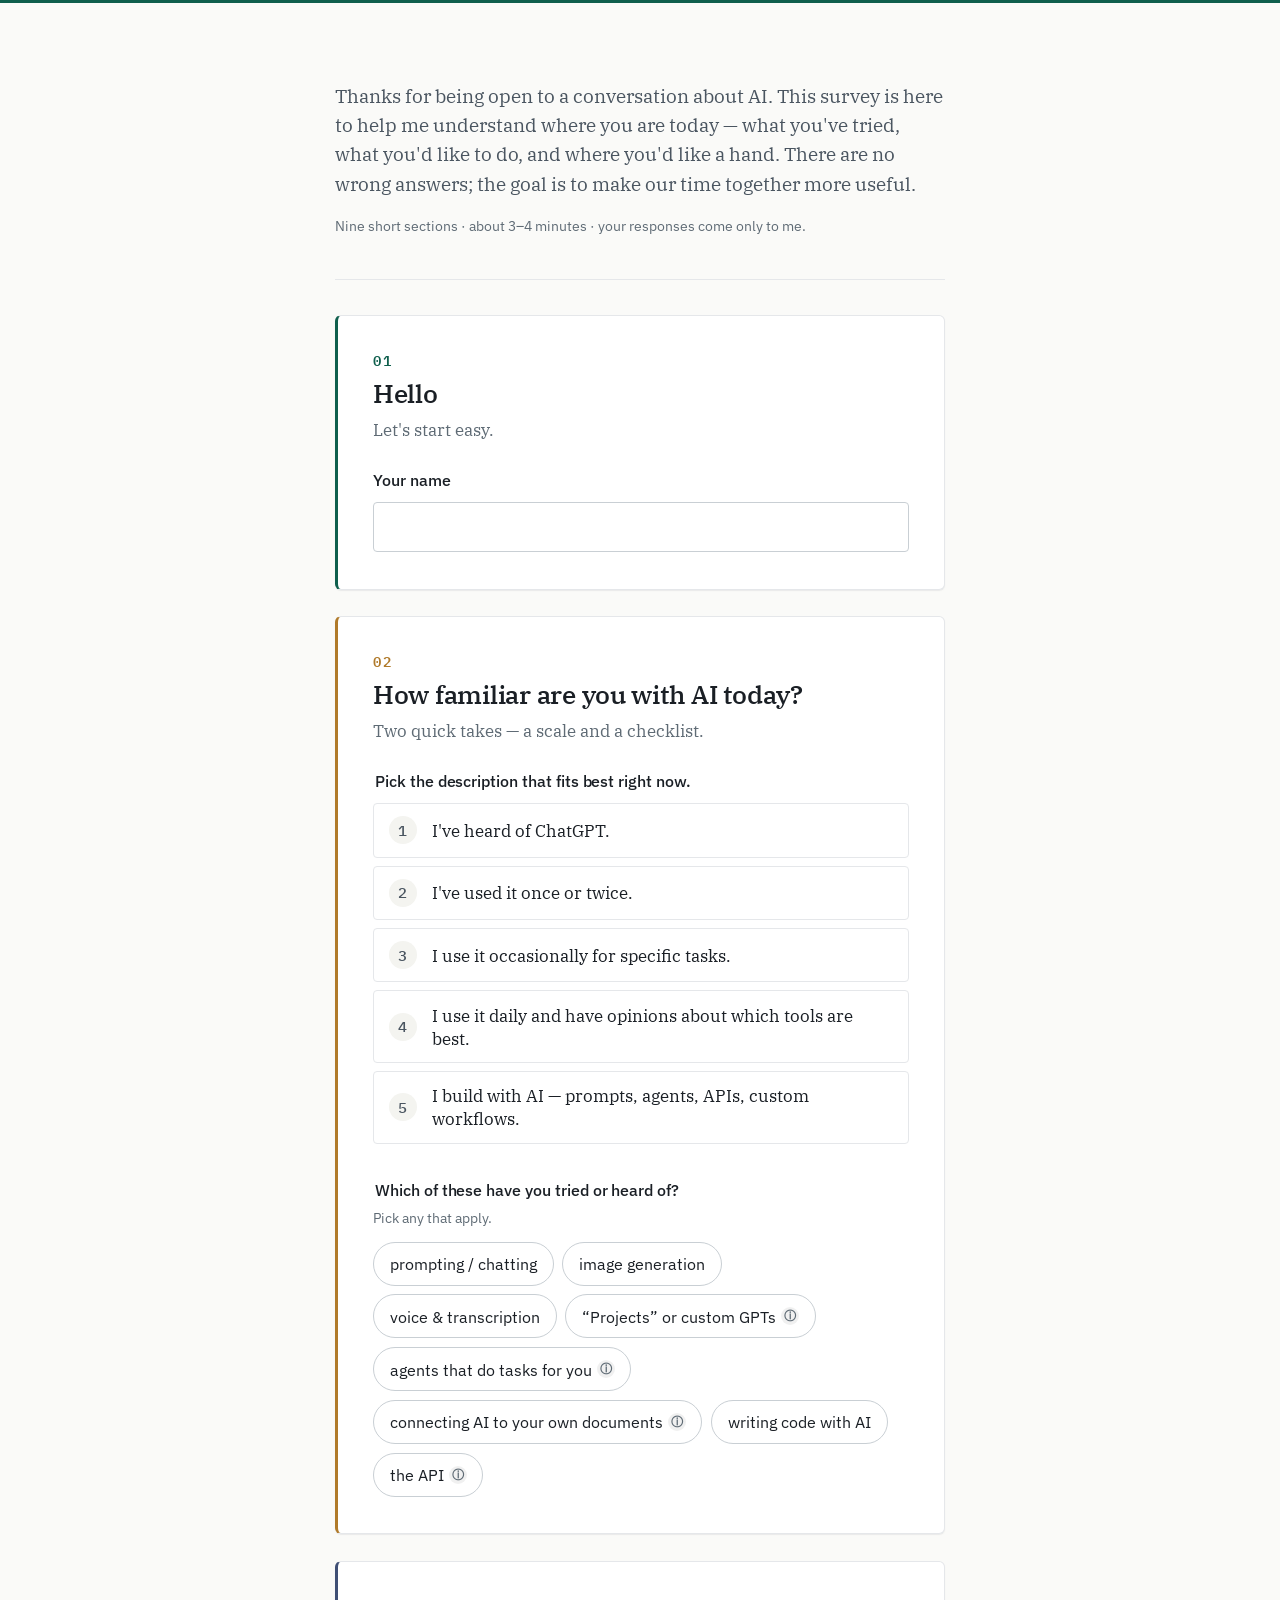
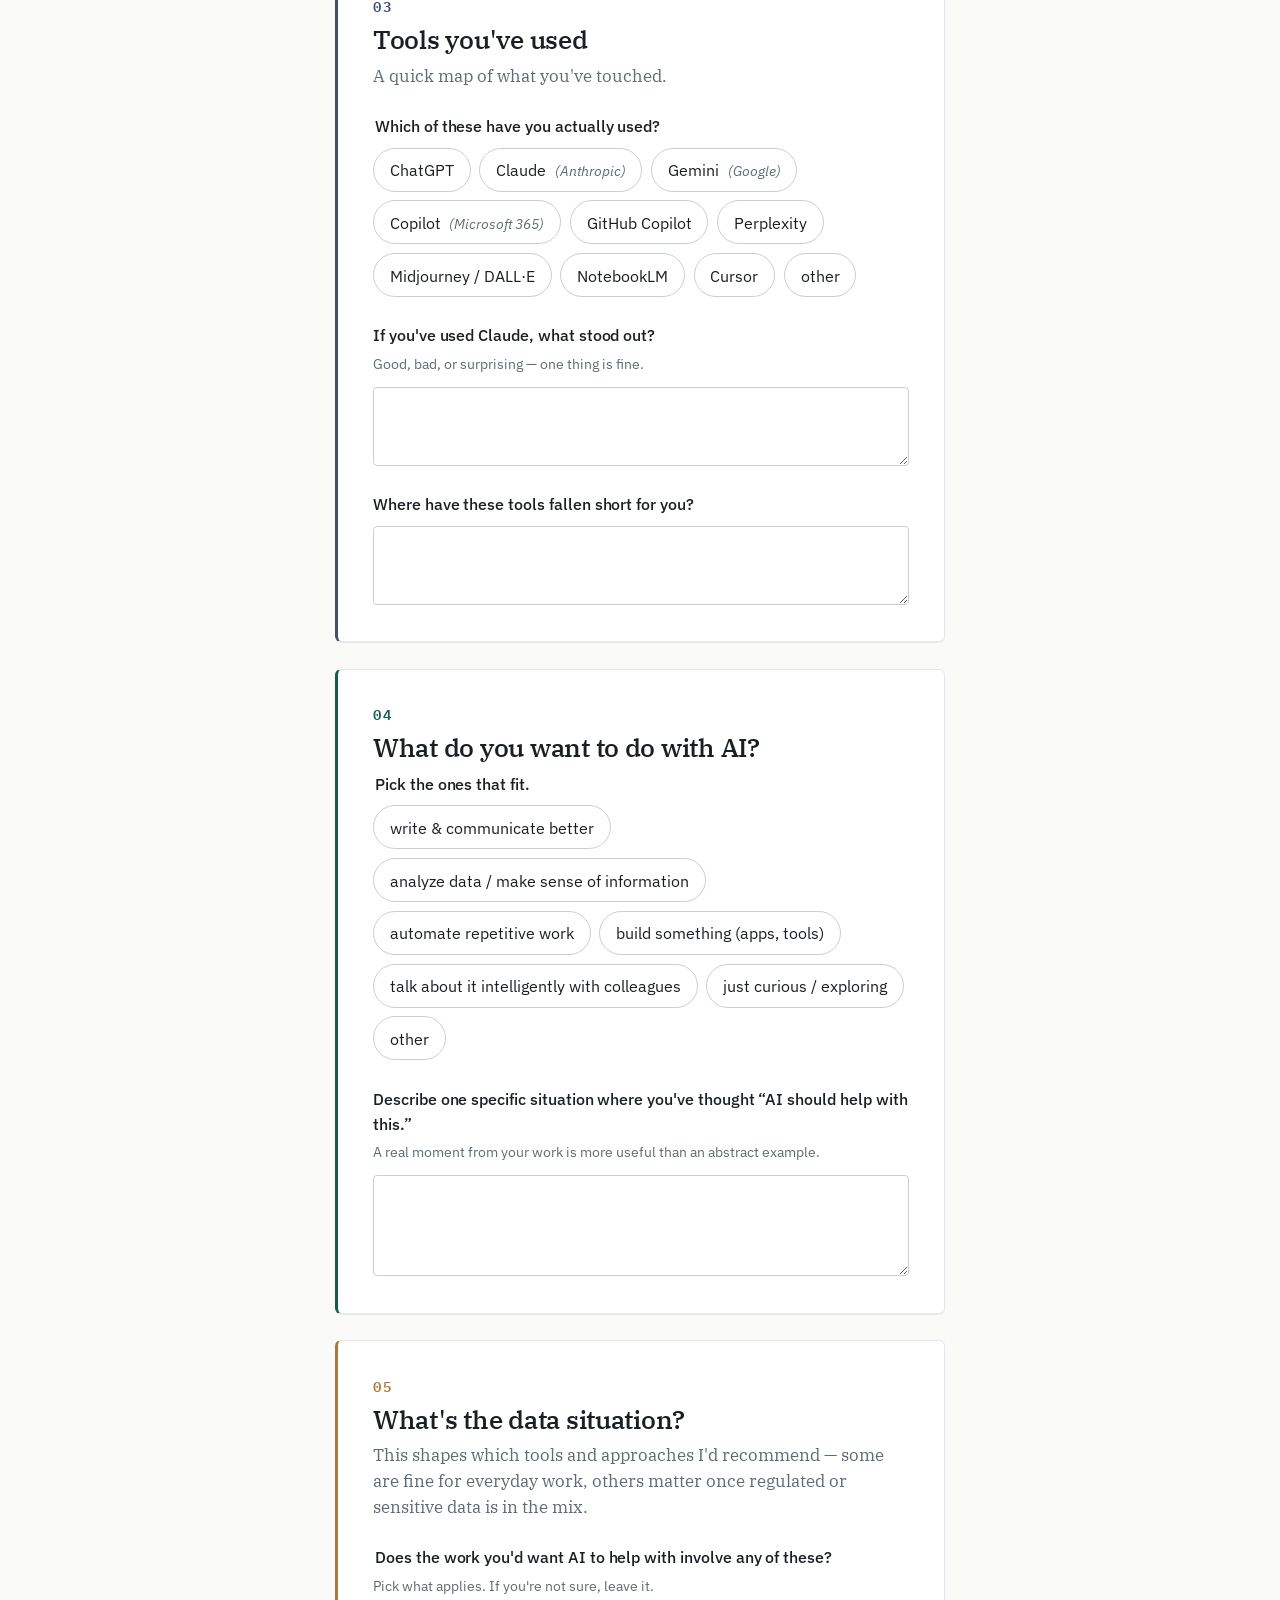
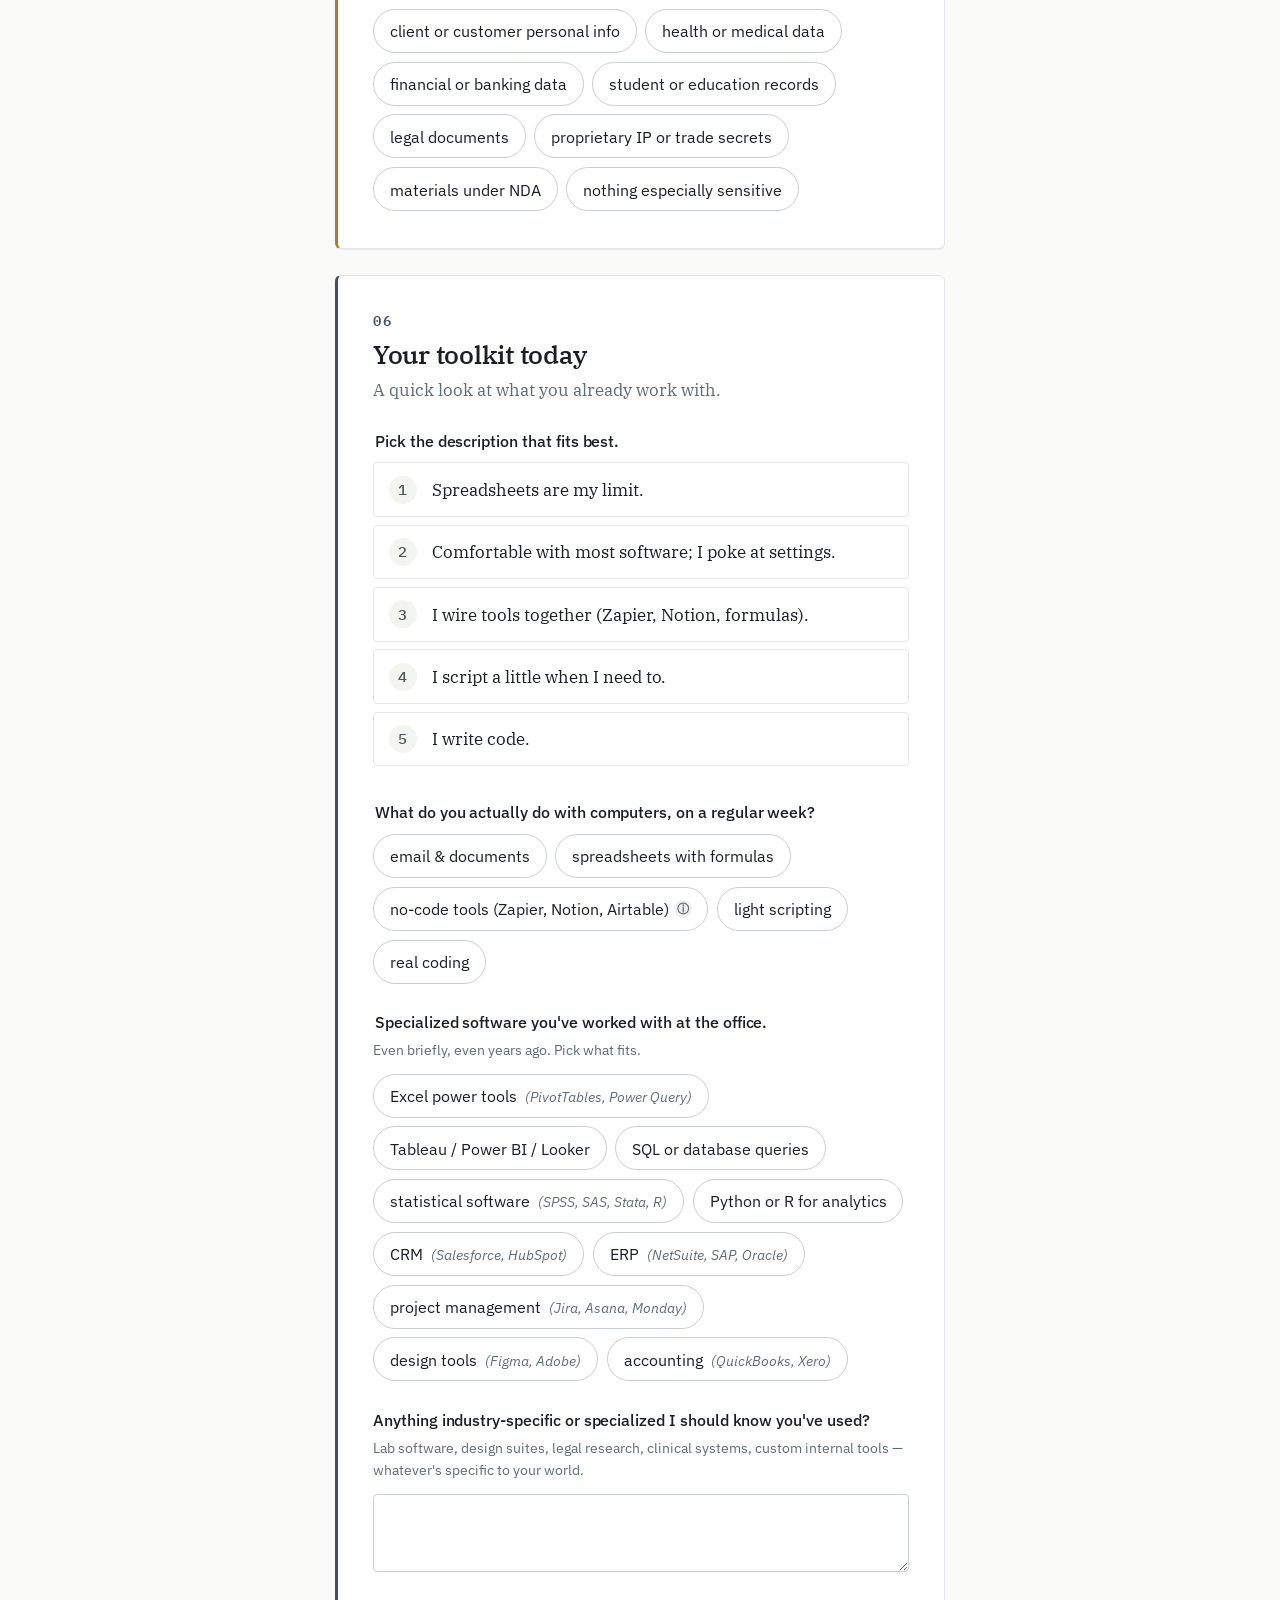
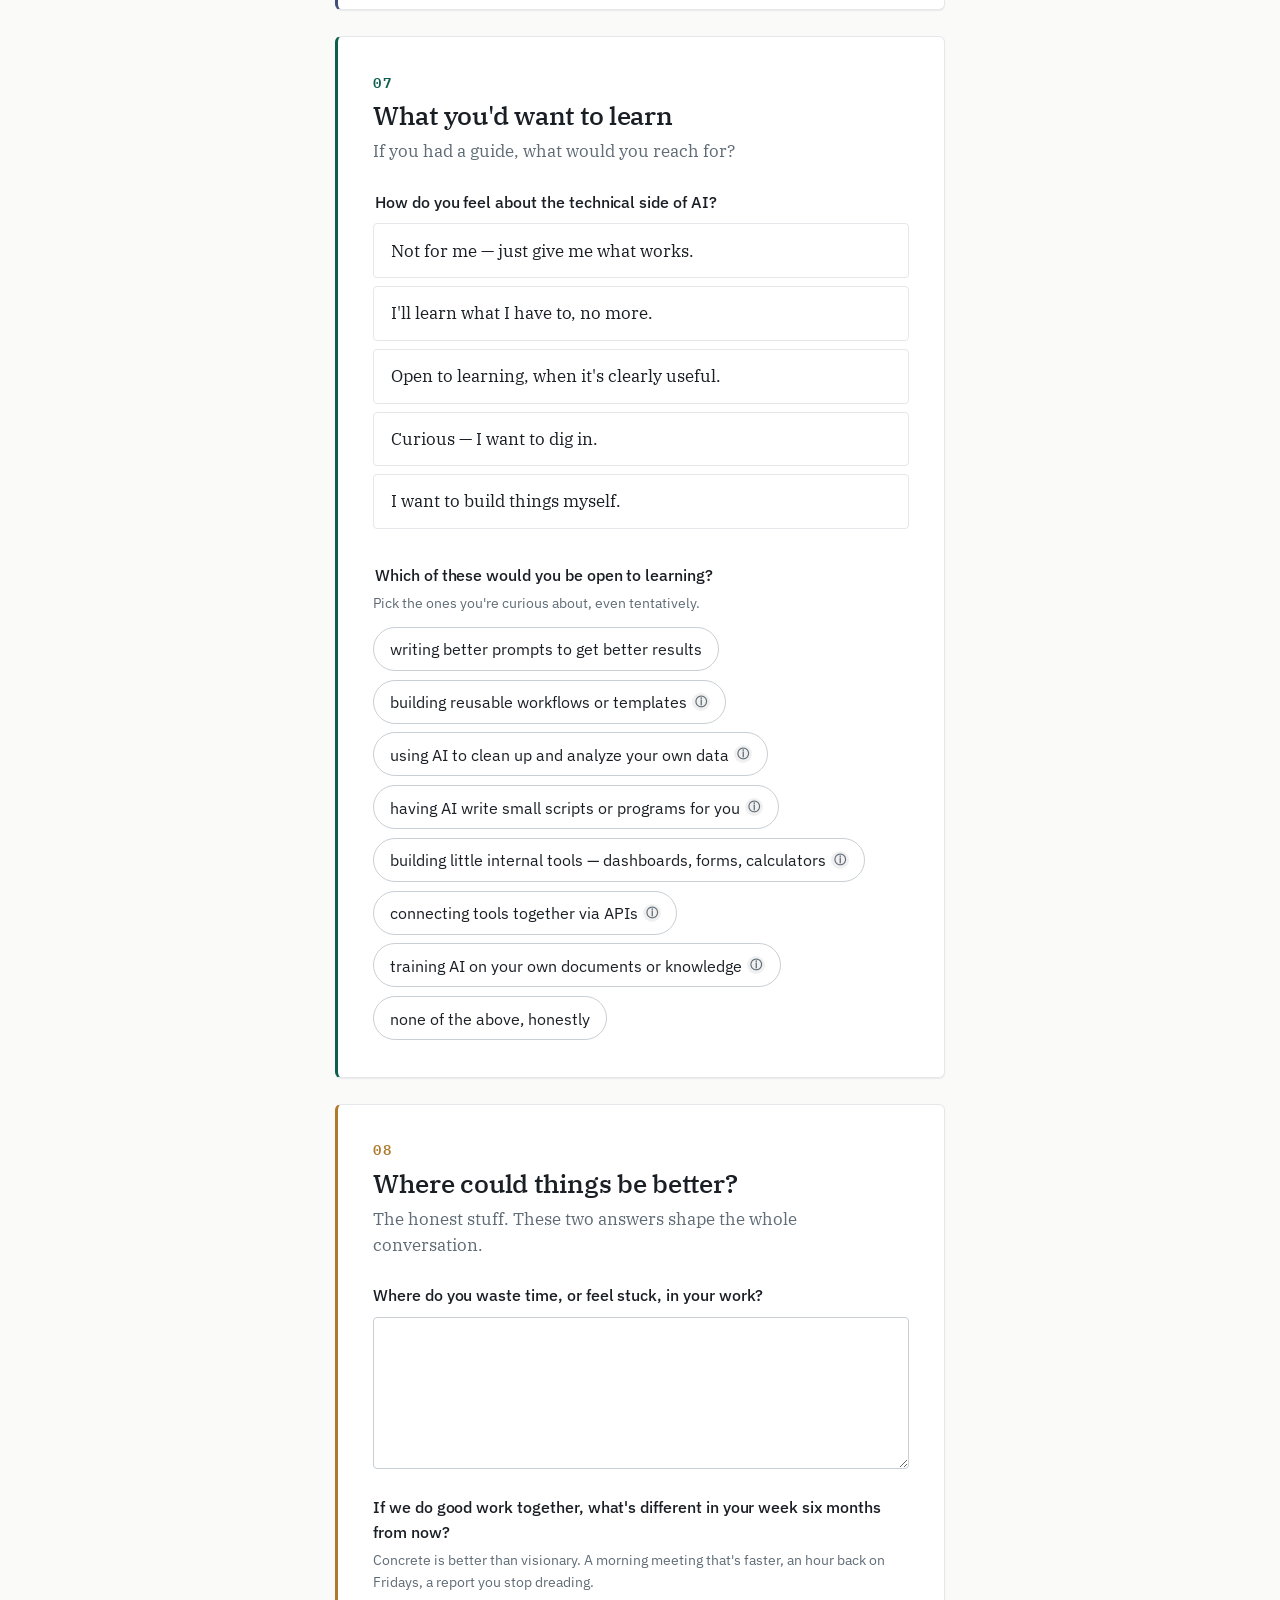
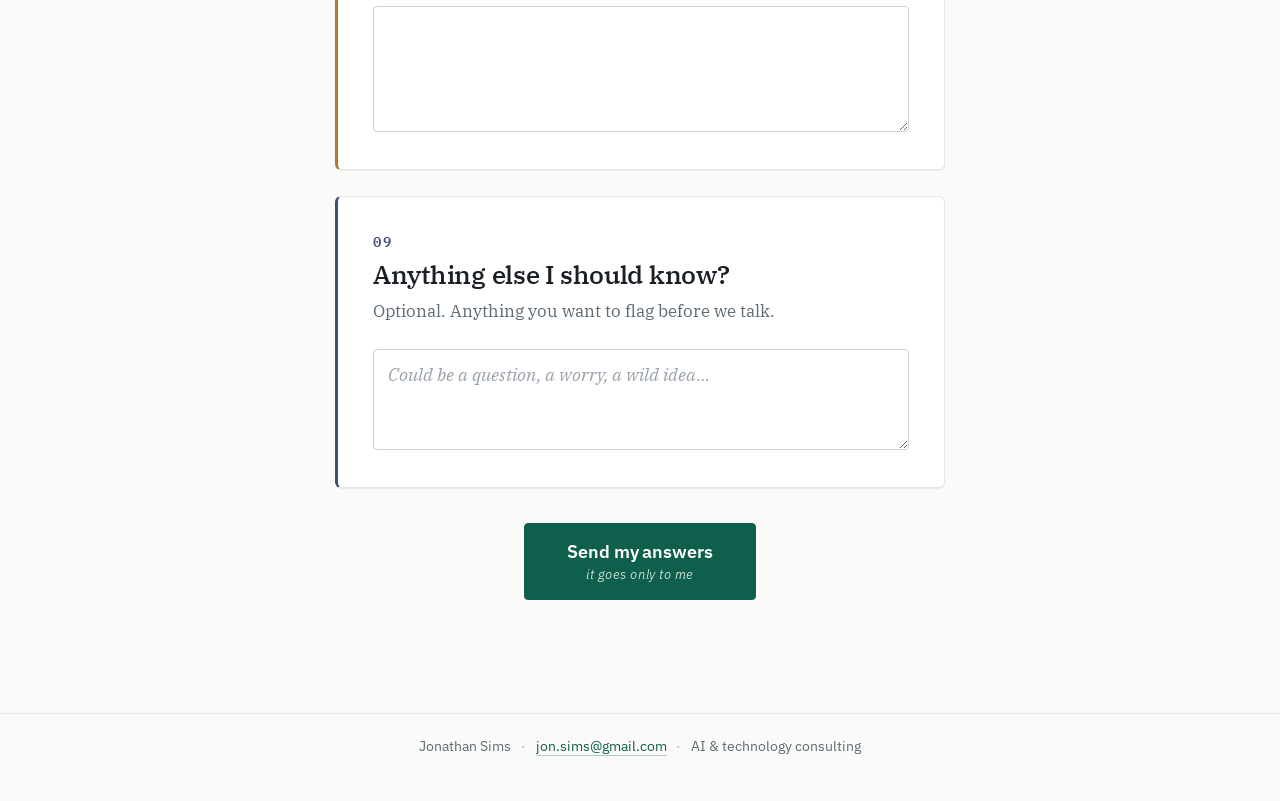
<file: index.html>
<!doctype html>
<html lang="en">
<head>
  <meta charset="utf-8" />
  <meta name="viewport" content="width=device-width, initial-scale=1, viewport-fit=cover" />
  <meta name="theme-color" content="#2C3540" />
  <title>A short survey</title>
  <meta name="description" content="A short survey to map where you are with AI today and where you'd like to go." />

  <link rel="preconnect" href="https://fonts.googleapis.com" />
  <link rel="preconnect" href="https://fonts.gstatic.com" crossorigin />
  <link href="https://fonts.googleapis.com/css2?family=IBM+Plex+Sans:wght@400;500;600&family=IBM+Plex+Serif:ital,wght@0,400;0,500;1,400&family=IBM+Plex+Mono:wght@500&display=swap" rel="stylesheet" />

  <link rel="stylesheet" href="style.css" />
</head>
<body>

  <div class="masthead-rule"></div>

  <main class="page">

    <h1 class="sr-only">A short survey</h1>

    <section class="masthead">
      <p class="lede">
        Thanks for being open to a conversation about AI. This survey is here to
        help me understand where you are today &mdash; what you've tried, what
        you'd like to do, and where you'd like a hand. There are no wrong
        answers; the goal is to make our time together more useful.
      </p>
      <p class="lede-meta">Nine short sections · about 3&ndash;4 minutes · your responses come only to me.</p>
    </section>

    <form id="survey" novalidate data-client="generic">

      <!-- 1. Hello -->
      <section class="card" data-section="hello">
        <p class="card-num">01</p>
        <h2>Hello</h2>
        <p class="card-intro">Let's start easy.</p>

        <label class="field">
          <span class="field-label">Your name</span>
          <input type="text" name="name" autocomplete="name" required />
        </label>
      </section>

      <!-- 2. AI familiarity -->
      <section class="card" data-section="familiarity">
        <p class="card-num">02</p>
        <h2>How familiar are you with AI today?</h2>
        <p class="card-intro">Two quick takes &mdash; a scale and a checklist.</p>

        <fieldset class="field scale-field" data-required aria-required="true">
          <legend class="field-label">Pick the description that fits best right now.</legend>
          <label class="scale-option">
            <input type="radio" name="ai_familiarity" value="1" />
            <span class="scale-num">1</span>
            <span class="scale-text">I've heard of ChatGPT.</span>
          </label>
          <label class="scale-option">
            <input type="radio" name="ai_familiarity" value="2" />
            <span class="scale-num">2</span>
            <span class="scale-text">I've used it once or twice.</span>
          </label>
          <label class="scale-option">
            <input type="radio" name="ai_familiarity" value="3" />
            <span class="scale-num">3</span>
            <span class="scale-text">I use it occasionally for specific tasks.</span>
          </label>
          <label class="scale-option">
            <input type="radio" name="ai_familiarity" value="4" />
            <span class="scale-num">4</span>
            <span class="scale-text">I use it daily and have opinions about which tools are best.</span>
          </label>
          <label class="scale-option">
            <input type="radio" name="ai_familiarity" value="5" />
            <span class="scale-num">5</span>
            <span class="scale-text">I build with AI &mdash; prompts, agents, APIs, custom workflows.</span>
          </label>
        </fieldset>

        <fieldset class="field chips-field">
          <legend class="field-label">Which of these have you tried or heard of?</legend>
          <p class="field-help">Pick any that apply.</p>
          <div class="chips">
            <label class="chip"><input type="checkbox" name="ai_concepts_known" value="prompting" /><span>prompting / chatting</span></label>
            <label class="chip"><input type="checkbox" name="ai_concepts_known" value="image_gen" /><span>image generation</span></label>
            <label class="chip"><input type="checkbox" name="ai_concepts_known" value="voice" /><span>voice &amp; transcription</span></label>
            <label class="chip"><input type="checkbox" name="ai_concepts_known" value="custom_gpts" /><span>&ldquo;Projects&rdquo; or custom GPTs</span></label>
            <label class="chip"><input type="checkbox" name="ai_concepts_known" value="agents" /><span>agents that do tasks for you</span></label>
            <label class="chip"><input type="checkbox" name="ai_concepts_known" value="rag" /><span>connecting AI to your own documents</span></label>
            <label class="chip"><input type="checkbox" name="ai_concepts_known" value="code" /><span>writing code with AI</span></label>
            <label class="chip"><input type="checkbox" name="ai_concepts_known" value="api" /><span>the API</span></label>
          </div>
        </fieldset>
      </section>

      <!-- 3. Tools used + Anthropic -->
      <section class="card" data-section="tools">
        <p class="card-num">03</p>
        <h2>Tools you've used</h2>
        <p class="card-intro">A quick map of what you've touched.</p>

        <fieldset class="field chips-field">
          <legend class="field-label">Which of these have you actually used?</legend>
          <div class="chips">
            <label class="chip"><input type="checkbox" name="tools_used" value="chatgpt" /><span>ChatGPT</span></label>
            <label class="chip"><input type="checkbox" name="tools_used" value="claude" /><span>Claude <em class="chip-note">(Anthropic)</em></span></label>
            <label class="chip"><input type="checkbox" name="tools_used" value="gemini" /><span>Gemini <em class="chip-note">(Google)</em></span></label>
            <label class="chip"><input type="checkbox" name="tools_used" value="copilot_365" /><span>Copilot <em class="chip-note">(Microsoft 365)</em></span></label>
            <label class="chip"><input type="checkbox" name="tools_used" value="github_copilot" /><span>GitHub Copilot</span></label>
            <label class="chip"><input type="checkbox" name="tools_used" value="perplexity" /><span>Perplexity</span></label>
            <label class="chip"><input type="checkbox" name="tools_used" value="image_gen" /><span>Midjourney / DALL&middot;E</span></label>
            <label class="chip"><input type="checkbox" name="tools_used" value="notebooklm" /><span>NotebookLM</span></label>
            <label class="chip"><input type="checkbox" name="tools_used" value="cursor" /><span>Cursor</span></label>
            <label class="chip"><input type="checkbox" name="tools_used" value="other" /><span>other</span></label>
          </div>
        </fieldset>

        <div class="field">
          <label class="field-label" for="anthropic_experience">If you've used Claude, what stood out?</label>
          <p class="field-help" id="help-anthropic_experience">Good, bad, or surprising &mdash; one thing is fine.</p>
          <textarea id="anthropic_experience" name="anthropic_experience" rows="2" aria-describedby="help-anthropic_experience"></textarea>
        </div>

        <label class="field">
          <span class="field-label">Where have these tools fallen short for you?</span>
          <textarea name="tools_shortfalls" rows="2"></textarea>
        </label>
      </section>

      <!-- 4. Goals -->
      <section class="card" data-section="goals">
        <p class="card-num">04</p>
        <h2>What do you want to do with AI?</h2>

        <fieldset class="field chips-field">
          <legend class="field-label">Pick the ones that fit.</legend>
          <div class="chips">
            <label class="chip"><input type="checkbox" name="goals" value="write" /><span>write &amp; communicate better</span></label>
            <label class="chip"><input type="checkbox" name="goals" value="analyze" /><span>analyze data / make sense of information</span></label>
            <label class="chip"><input type="checkbox" name="goals" value="automate" /><span>automate repetitive work</span></label>
            <label class="chip"><input type="checkbox" name="goals" value="build" /><span>build something (apps, tools)</span></label>
            <label class="chip"><input type="checkbox" name="goals" value="converse" /><span>talk about it intelligently with colleagues</span></label>
            <label class="chip"><input type="checkbox" name="goals" value="curious" /><span>just curious / exploring</span></label>
            <label class="chip"><input type="checkbox" name="goals" value="other" /><span>other</span></label>
          </div>
        </fieldset>

        <div class="field">
          <label class="field-label" for="specific_situation">Describe one specific situation where you've thought &ldquo;AI should help with this.&rdquo;</label>
          <p class="field-help" id="help-specific_situation">A real moment from your work is more useful than an abstract example.</p>
          <textarea id="specific_situation" name="specific_situation" rows="3" aria-describedby="help-specific_situation"></textarea>
        </div>
      </section>

      <!-- 5. Data & privacy -->
      <section class="card" data-section="data">
        <p class="card-num">05</p>
        <h2>What's the data situation?</h2>
        <p class="card-intro">This shapes which tools and approaches I'd recommend &mdash; some are fine for everyday work, others matter once regulated or sensitive data is in the mix.</p>

        <fieldset class="field chips-field">
          <legend class="field-label">Does the work you'd want AI to help with involve any of these?</legend>
          <p class="field-help">Pick what applies. If you're not sure, leave it.</p>
          <div class="chips">
            <label class="chip"><input type="checkbox" name="regulated_data" value="customer_pii" /><span>client or customer personal info</span></label>
            <label class="chip"><input type="checkbox" name="regulated_data" value="health" /><span>health or medical data</span></label>
            <label class="chip"><input type="checkbox" name="regulated_data" value="financial" /><span>financial or banking data</span></label>
            <label class="chip"><input type="checkbox" name="regulated_data" value="student" /><span>student or education records</span></label>
            <label class="chip"><input type="checkbox" name="regulated_data" value="legal" /><span>legal documents</span></label>
            <label class="chip"><input type="checkbox" name="regulated_data" value="ip" /><span>proprietary IP or trade secrets</span></label>
            <label class="chip"><input type="checkbox" name="regulated_data" value="nda" /><span>materials under NDA</span></label>
            <label class="chip"><input type="checkbox" name="regulated_data" value="nothing_sensitive" /><span>nothing especially sensitive</span></label>
          </div>
        </fieldset>
      </section>

      <!-- 6. Your toolkit -->
      <section class="card" data-section="toolkit">
        <p class="card-num">06</p>
        <h2>Your toolkit today</h2>
        <p class="card-intro">A quick look at what you already work with.</p>

        <fieldset class="field scale-field" data-required aria-required="true">
          <legend class="field-label">Pick the description that fits best.</legend>
          <label class="scale-option">
            <input type="radio" name="tech_comfort" value="1" />
            <span class="scale-num">1</span>
            <span class="scale-text">Spreadsheets are my limit.</span>
          </label>
          <label class="scale-option">
            <input type="radio" name="tech_comfort" value="2" />
            <span class="scale-num">2</span>
            <span class="scale-text">Comfortable with most software; I poke at settings.</span>
          </label>
          <label class="scale-option">
            <input type="radio" name="tech_comfort" value="3" />
            <span class="scale-num">3</span>
            <span class="scale-text">I wire tools together (Zapier, Notion, formulas).</span>
          </label>
          <label class="scale-option">
            <input type="radio" name="tech_comfort" value="4" />
            <span class="scale-num">4</span>
            <span class="scale-text">I script a little when I need to.</span>
          </label>
          <label class="scale-option">
            <input type="radio" name="tech_comfort" value="5" />
            <span class="scale-num">5</span>
            <span class="scale-text">I write code.</span>
          </label>
        </fieldset>

        <fieldset class="field chips-field">
          <legend class="field-label">What do you actually do with computers, on a regular week?</legend>
          <div class="chips">
            <label class="chip"><input type="checkbox" name="tech_activities" value="email_docs" /><span>email &amp; documents</span></label>
            <label class="chip"><input type="checkbox" name="tech_activities" value="formulas" /><span>spreadsheets with formulas</span></label>
            <label class="chip"><input type="checkbox" name="tech_activities" value="no_code" /><span>no-code tools (Zapier, Notion, Airtable)</span></label>
            <label class="chip"><input type="checkbox" name="tech_activities" value="scripting" /><span>light scripting</span></label>
            <label class="chip"><input type="checkbox" name="tech_activities" value="coding" /><span>real coding</span></label>
          </div>
        </fieldset>

        <fieldset class="field chips-field">
          <legend class="field-label">Specialized software you've worked with at the office.</legend>
          <p class="field-help">Even briefly, even years ago. Pick what fits.</p>
          <div class="chips">
            <label class="chip"><input type="checkbox" name="specialized_software" value="excel_power" /><span>Excel power tools <em class="chip-note">(PivotTables, Power Query)</em></span></label>
            <label class="chip"><input type="checkbox" name="specialized_software" value="bi" /><span>Tableau / Power BI / Looker</span></label>
            <label class="chip"><input type="checkbox" name="specialized_software" value="sql" /><span>SQL or database queries</span></label>
            <label class="chip"><input type="checkbox" name="specialized_software" value="stats" /><span>statistical software <em class="chip-note">(SPSS, SAS, Stata, R)</em></span></label>
            <label class="chip"><input type="checkbox" name="specialized_software" value="python_r" /><span>Python or R for analytics</span></label>
            <label class="chip"><input type="checkbox" name="specialized_software" value="crm" /><span>CRM <em class="chip-note">(Salesforce, HubSpot)</em></span></label>
            <label class="chip"><input type="checkbox" name="specialized_software" value="erp" /><span>ERP <em class="chip-note">(NetSuite, SAP, Oracle)</em></span></label>
            <label class="chip"><input type="checkbox" name="specialized_software" value="pm" /><span>project management <em class="chip-note">(Jira, Asana, Monday)</em></span></label>
            <label class="chip"><input type="checkbox" name="specialized_software" value="design" /><span>design tools <em class="chip-note">(Figma, Adobe)</em></span></label>
            <label class="chip"><input type="checkbox" name="specialized_software" value="accounting" /><span>accounting <em class="chip-note">(QuickBooks, Xero)</em></span></label>
          </div>
        </fieldset>

        <div class="field">
          <label class="field-label" for="other_software">Anything industry-specific or specialized I should know you've used?</label>
          <p class="field-help" id="help-other_software">Lab software, design suites, legal research, clinical systems, custom internal tools &mdash; whatever's specific to your world.</p>
          <textarea id="other_software" name="other_software" rows="2" aria-describedby="help-other_software"></textarea>
        </div>
      </section>

      <!-- 7. What you'd want to learn -->
      <section class="card" data-section="learn">
        <p class="card-num">07</p>
        <h2>What you'd want to learn</h2>
        <p class="card-intro">If you had a guide, what would you reach for?</p>

        <fieldset class="field radio-stack-field">
          <legend class="field-label">How do you feel about the technical side of AI?</legend>
          <label class="radio-stack"><input type="radio" name="tech_curiosity" value="not_for_me" /><span>Not for me &mdash; just give me what works.</span></label>
          <label class="radio-stack"><input type="radio" name="tech_curiosity" value="reluctant" /><span>I'll learn what I have to, no more.</span></label>
          <label class="radio-stack"><input type="radio" name="tech_curiosity" value="conditional" /><span>Open to learning, when it's clearly useful.</span></label>
          <label class="radio-stack"><input type="radio" name="tech_curiosity" value="curious" /><span>Curious &mdash; I want to dig in.</span></label>
          <label class="radio-stack"><input type="radio" name="tech_curiosity" value="build" /><span>I want to build things myself.</span></label>
        </fieldset>

        <fieldset class="field chips-field">
          <legend class="field-label">Which of these would you be open to learning?</legend>
          <p class="field-help">Pick the ones you're curious about, even tentatively.</p>
          <div class="chips">
            <label class="chip"><input type="checkbox" name="learning_openness" value="prompting" /><span>writing better prompts to get better results</span></label>
            <label class="chip"><input type="checkbox" name="learning_openness" value="workflows" /><span>building reusable workflows or templates</span></label>
            <label class="chip"><input type="checkbox" name="learning_openness" value="own_data" /><span>using AI to clean up and analyze your own data</span></label>
            <label class="chip"><input type="checkbox" name="learning_openness" value="scripts" /><span>having AI write small scripts or programs for you</span></label>
            <label class="chip"><input type="checkbox" name="learning_openness" value="little_tools" /><span>building little internal tools &mdash; dashboards, forms, calculators</span></label>
            <label class="chip"><input type="checkbox" name="learning_openness" value="apis" /><span>connecting tools together via APIs</span></label>
            <label class="chip"><input type="checkbox" name="learning_openness" value="own_knowledge" /><span>training AI on your own documents or knowledge</span></label>
            <label class="chip"><input type="checkbox" name="learning_openness" value="none" /><span>none of the above, honestly</span></label>
          </div>
        </fieldset>
      </section>

      <!-- 8. Where could things be better -->
      <section class="card" data-section="pain">
        <p class="card-num">08</p>
        <h2>Where could things be better?</h2>
        <p class="card-intro">The honest stuff. These two answers shape the whole conversation.</p>

        <label class="field">
          <span class="field-label">Where do you waste time, or feel stuck, in your work?</span>
          <textarea name="pain_points" rows="5"></textarea>
        </label>

        <div class="field">
          <label class="field-label" for="success_six_months">If we do good work together, what's different in your week six months from now?</label>
          <p class="field-help" id="help-success_six_months">Concrete is better than visionary. A morning meeting that's faster, an hour back on Fridays, a report you stop dreading.</p>
          <textarea id="success_six_months" name="success_six_months" rows="4" aria-describedby="help-success_six_months"></textarea>
        </div>
      </section>

      <!-- 9. Anything else -->
      <section class="card" data-section="else">
        <p class="card-num">09</p>
        <h2>Anything else I should know?</h2>
        <p class="card-intro">Optional. Anything you want to flag before we talk.</p>

        <label class="field">
          <span class="sr-only">Anything else</span>
          <textarea name="anything_else" rows="3" placeholder="Could be a question, a worry, a wild idea&hellip;"></textarea>
        </label>
      </section>

      <!-- Submit -->
      <div class="submit-row">
        <button type="submit" class="submit-btn">
          <span class="submit-label">Send my answers</span>
          <span class="submit-sub">it goes only to me</span>
        </button>
        <p class="submit-error" role="alert" hidden></p>
      </div>

    </form>

    <!-- Thank-you state -->
    <section id="thanks" class="thanks" hidden>
      <p class="kicker">Got it.</p>
      <h2>Thanks, <span id="thanks-name">friend</span>.</h2>
      <p class="lede">I'll read through your answers and be in touch shortly. If anything else comes to mind in the meantime, drop me a note at <a href="mailto:jon.sims@gmail.com">jon.sims@gmail.com</a>.</p>
      <p class="signoff">&mdash; Jonathan Sims</p>
    </section>

  </main>

  <footer class="page-footer">
    <span>Jonathan Sims</span>
    <span class="dot">&middot;</span>
    <a href="mailto:jon.sims@gmail.com">jon.sims@gmail.com</a>
    <span class="dot">&middot;</span>
    <span>AI &amp; technology consulting</span>
  </footer>

  <script src="form.js" defer></script>
</body>
</html>
</file>
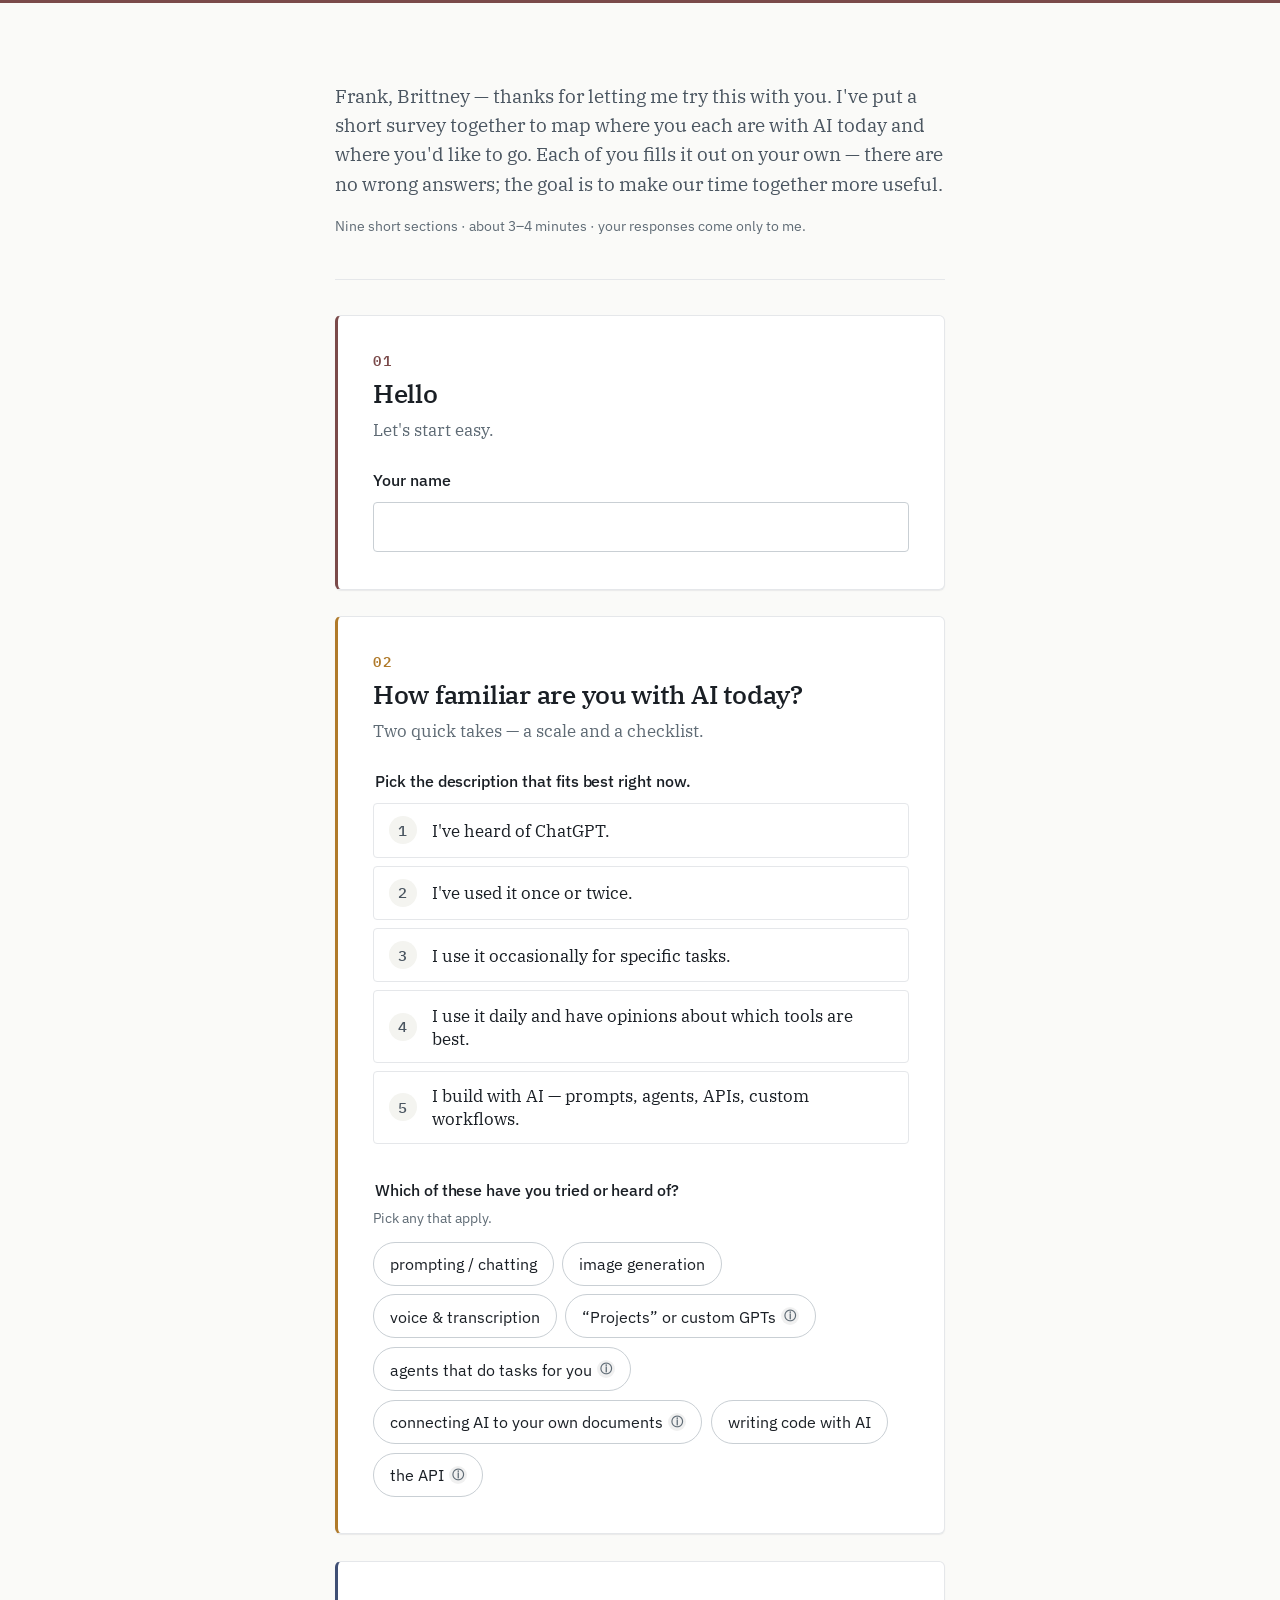
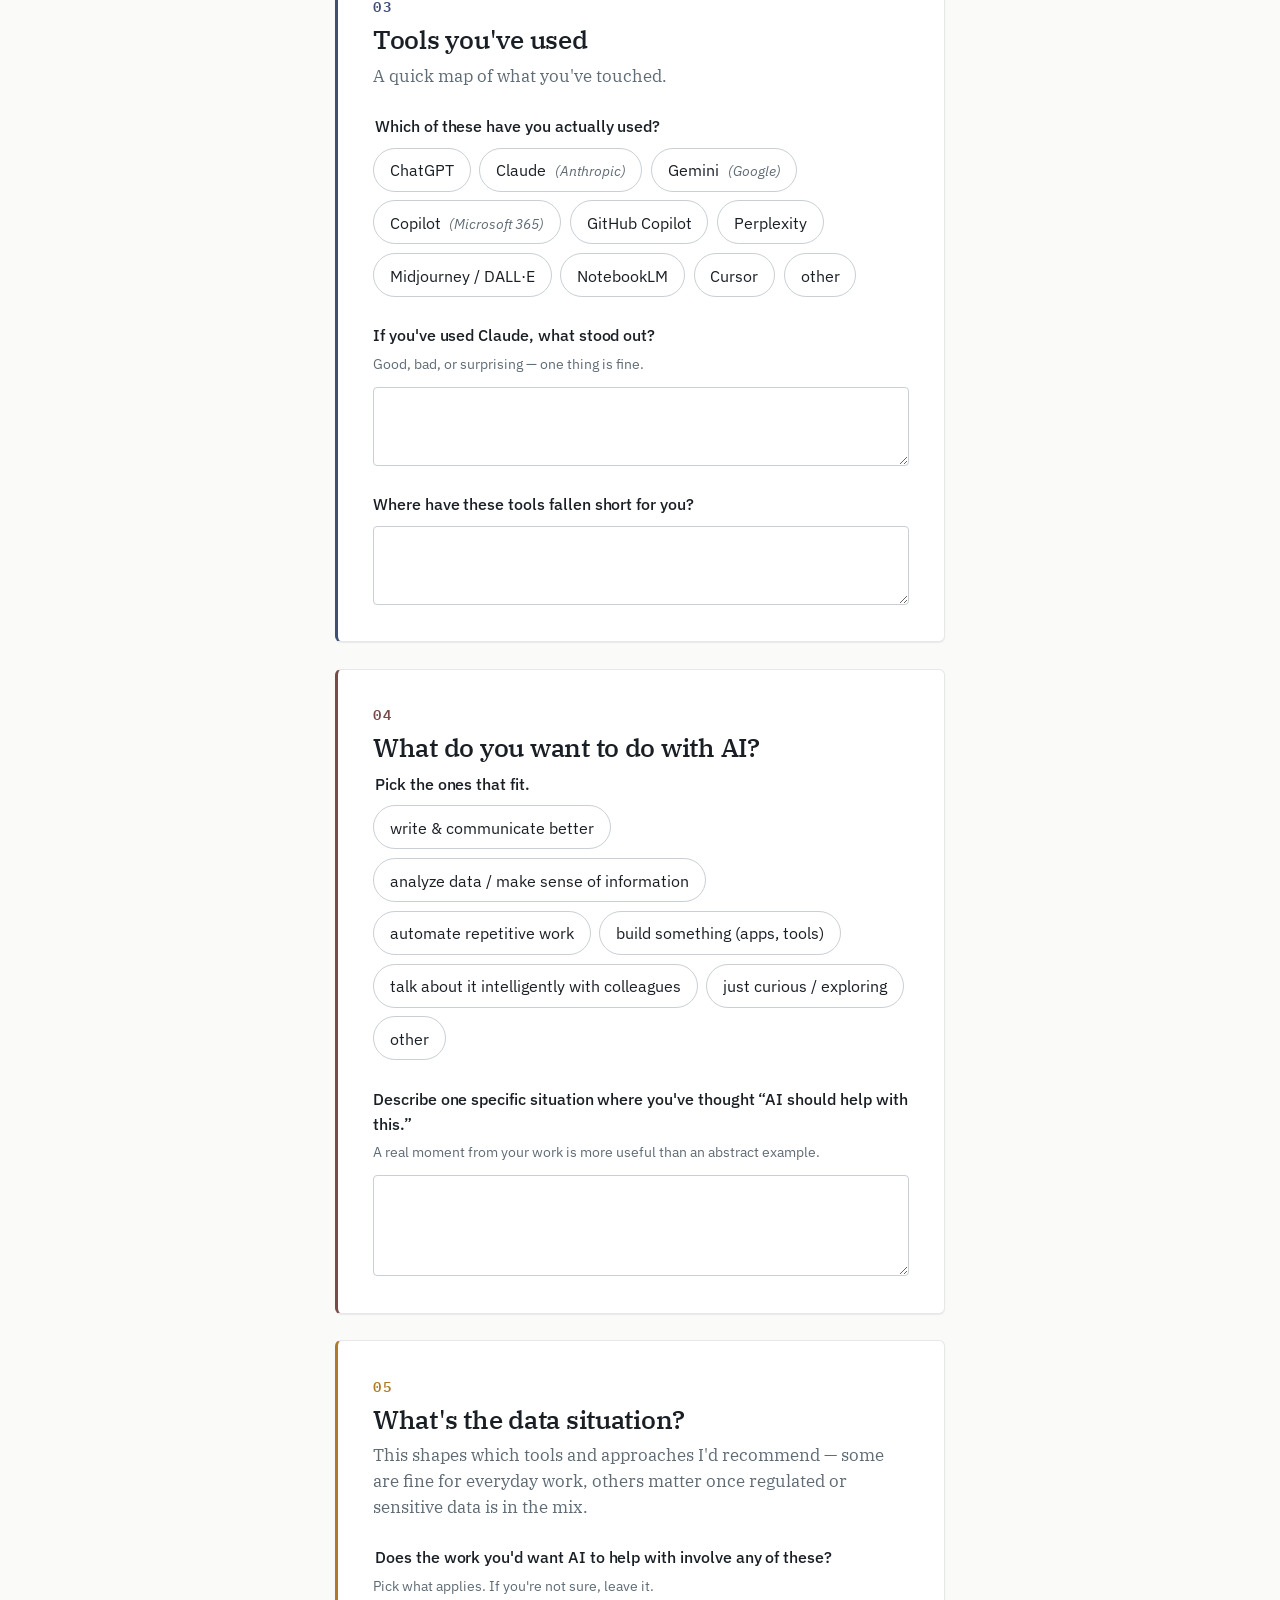
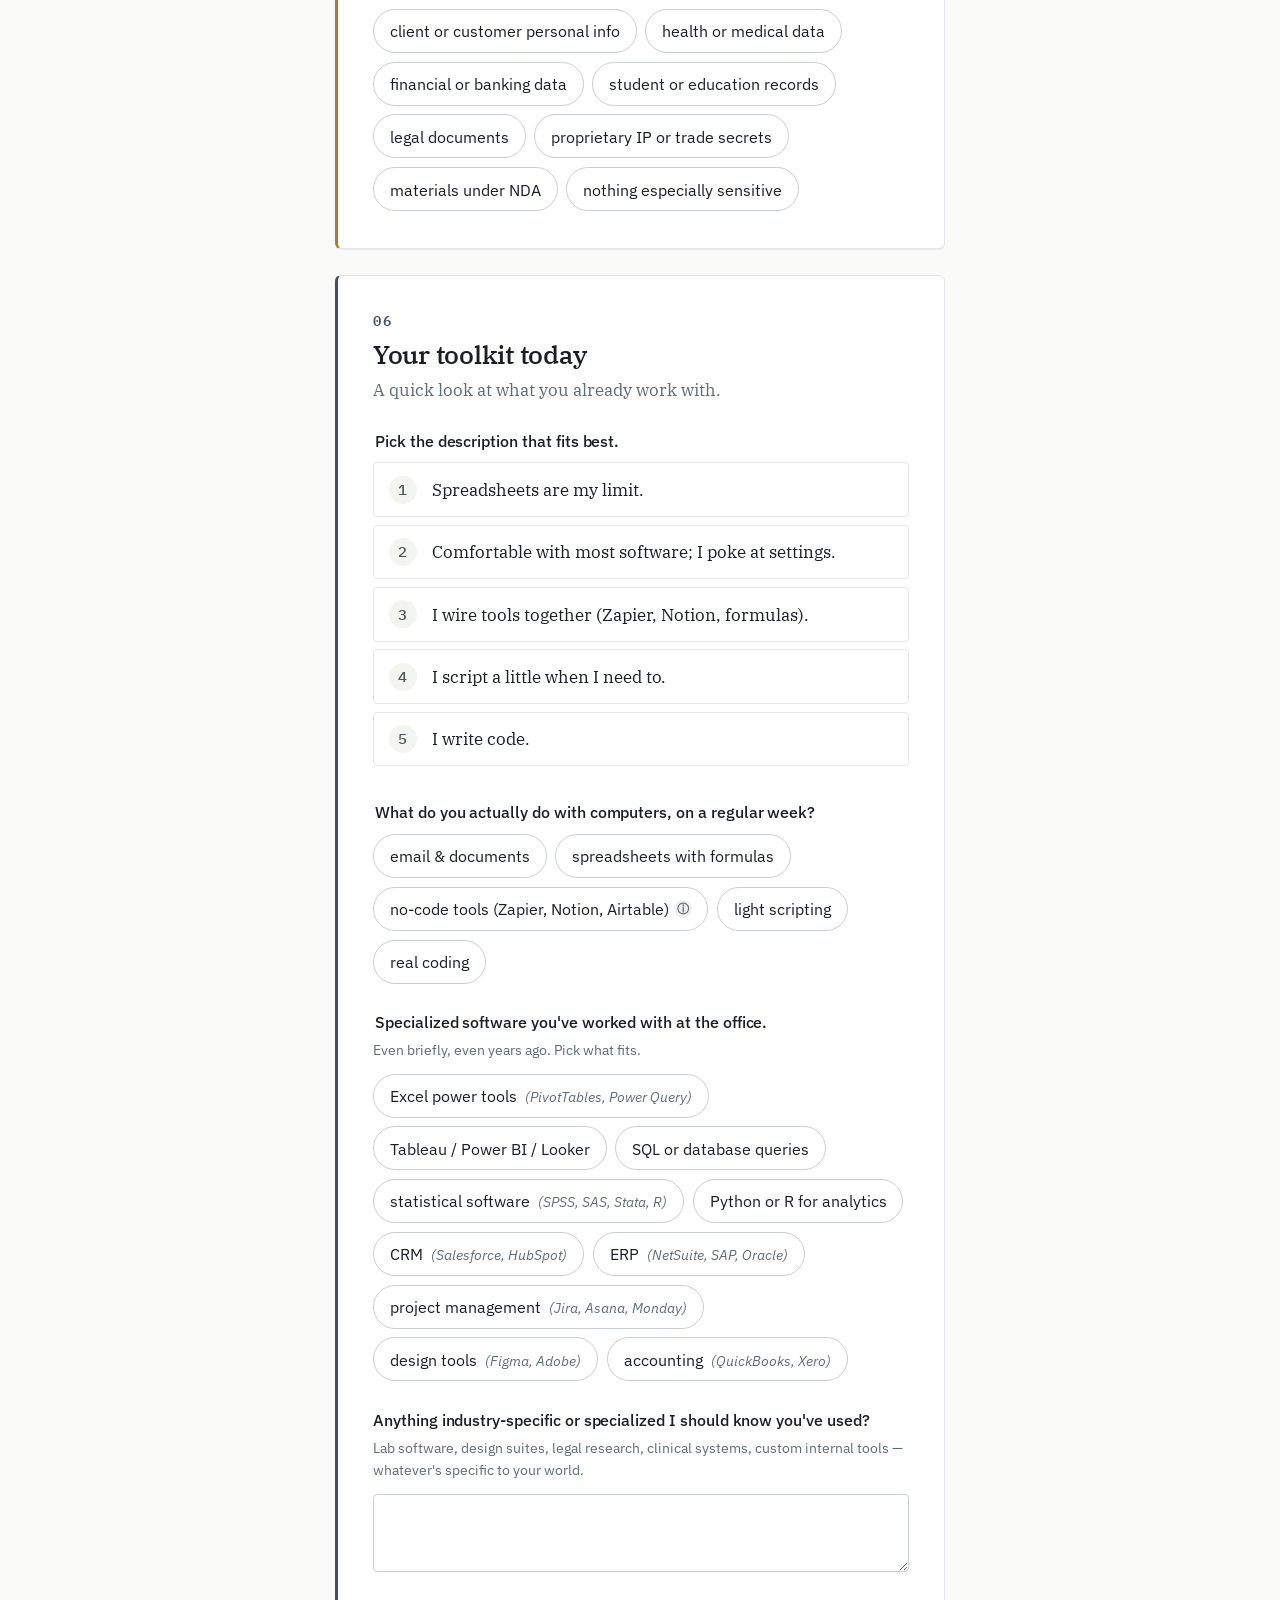
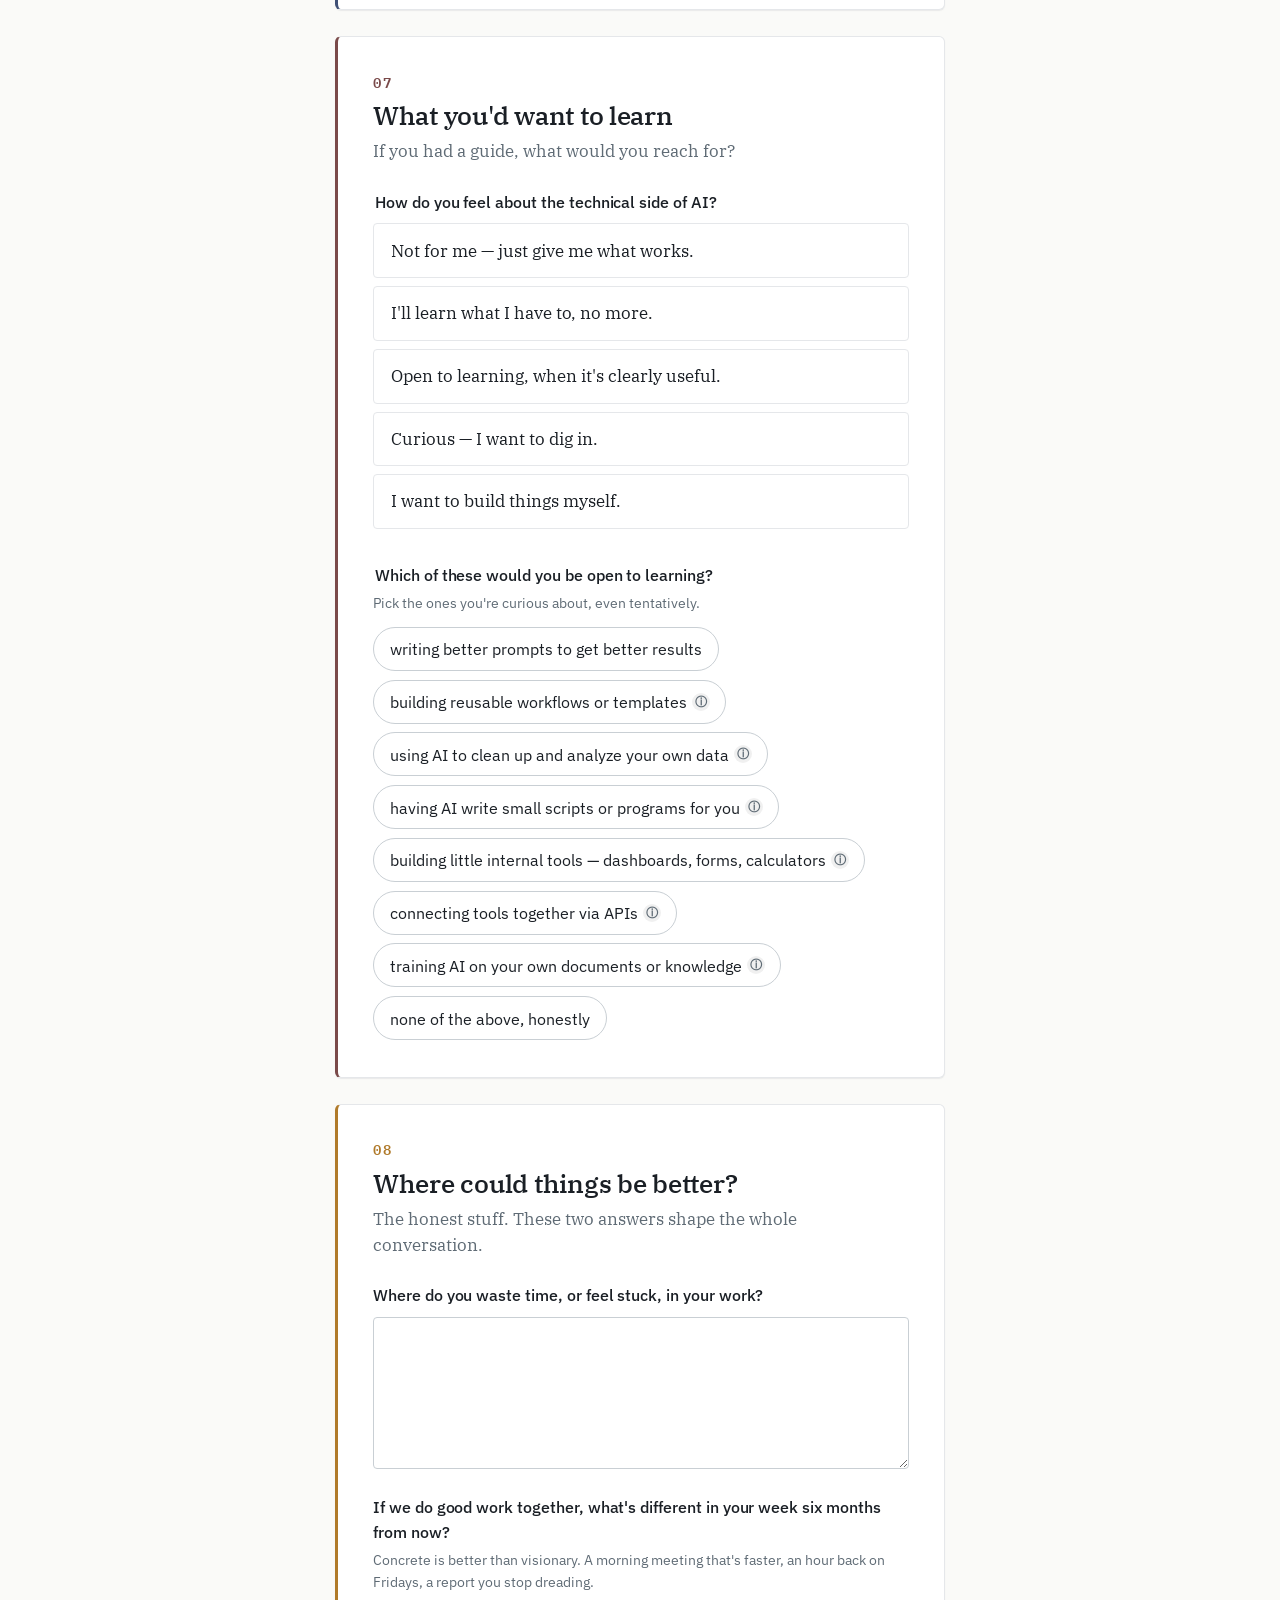
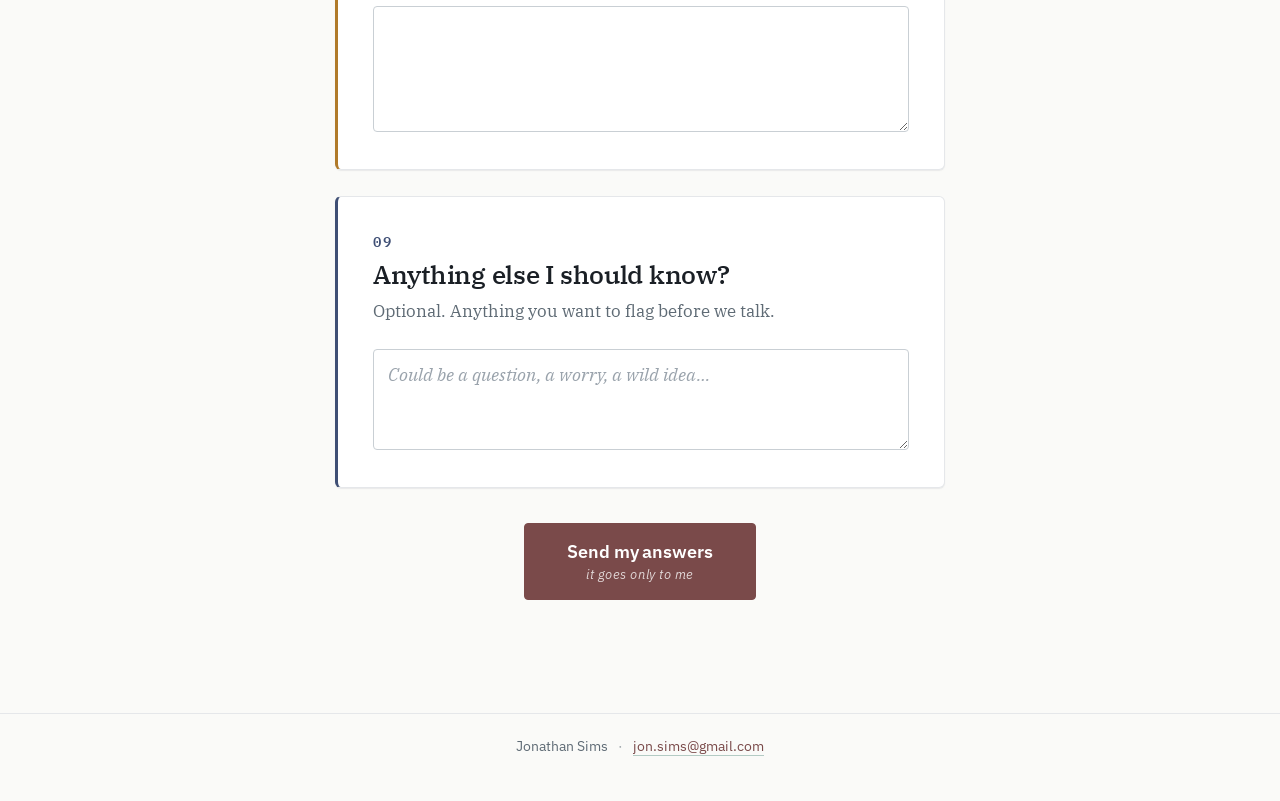
<file: for-frank-and-brittney/index.html>
<!doctype html>
<html lang="en">
<head>
  <meta charset="utf-8" />
  <meta name="viewport" content="width=device-width, initial-scale=1, viewport-fit=cover" />
  <meta name="theme-color" content="#2C3540" />
  <title>A short survey · for Frank &amp; Brittney</title>
  <meta name="description" content="A short survey to map where you are with AI today and where you'd like to go." />

  <link rel="preconnect" href="https://fonts.googleapis.com" />
  <link rel="preconnect" href="https://fonts.gstatic.com" crossorigin />
  <link href="https://fonts.googleapis.com/css2?family=IBM+Plex+Sans:wght@400;500;600&family=IBM+Plex+Serif:ital,wght@0,400;0,500;1,400&family=IBM+Plex+Mono:wght@500&display=swap" rel="stylesheet" />

  <link rel="stylesheet" href="../style.css" />
  <link rel="stylesheet" href="variant.css" />
</head>
<body>

  <div class="masthead-rule"></div>

  <main class="page">

    <h1 class="sr-only">A short survey</h1>

    <section class="masthead">
      <p class="lede">
        Frank, Brittney &mdash; thanks for letting me try this with you. I've put
        a short survey together to map where you each are with AI today and
        where you'd like to go. Each of you fills it out on your own &mdash;
        there are no wrong answers; the goal is to make our time together
        more useful.
      </p>
      <p class="lede-meta">Nine short sections · about 3&ndash;4 minutes · your responses come only to me.</p>
    </section>

    <form id="survey" novalidate data-client="frank-and-brittney">

      <!-- 1. Hello -->
      <section class="card" data-section="hello">
        <p class="card-num">01</p>
        <h2>Hello</h2>
        <p class="card-intro">Let's start easy.</p>

        <label class="field">
          <span class="field-label">Your name</span>
          <input type="text" name="name" autocomplete="name" required />
        </label>
      </section>

      <!-- 2. AI familiarity -->
      <section class="card" data-section="familiarity">
        <p class="card-num">02</p>
        <h2>How familiar are you with AI today?</h2>
        <p class="card-intro">Two quick takes &mdash; a scale and a checklist.</p>

        <fieldset class="field scale-field" data-required aria-required="true">
          <legend class="field-label">Pick the description that fits best right now.</legend>
          <label class="scale-option">
            <input type="radio" name="ai_familiarity" value="1" />
            <span class="scale-num">1</span>
            <span class="scale-text">I've heard of ChatGPT.</span>
          </label>
          <label class="scale-option">
            <input type="radio" name="ai_familiarity" value="2" />
            <span class="scale-num">2</span>
            <span class="scale-text">I've used it once or twice.</span>
          </label>
          <label class="scale-option">
            <input type="radio" name="ai_familiarity" value="3" />
            <span class="scale-num">3</span>
            <span class="scale-text">I use it occasionally for specific tasks.</span>
          </label>
          <label class="scale-option">
            <input type="radio" name="ai_familiarity" value="4" />
            <span class="scale-num">4</span>
            <span class="scale-text">I use it daily and have opinions about which tools are best.</span>
          </label>
          <label class="scale-option">
            <input type="radio" name="ai_familiarity" value="5" />
            <span class="scale-num">5</span>
            <span class="scale-text">I build with AI &mdash; prompts, agents, APIs, custom workflows.</span>
          </label>
        </fieldset>

        <fieldset class="field chips-field">
          <legend class="field-label">Which of these have you tried or heard of?</legend>
          <p class="field-help">Pick any that apply.</p>
          <div class="chips">
            <label class="chip"><input type="checkbox" name="ai_concepts_known" value="prompting" /><span>prompting / chatting</span></label>
            <label class="chip"><input type="checkbox" name="ai_concepts_known" value="image_gen" /><span>image generation</span></label>
            <label class="chip"><input type="checkbox" name="ai_concepts_known" value="voice" /><span>voice &amp; transcription</span></label>
            <label class="chip"><input type="checkbox" name="ai_concepts_known" value="custom_gpts" /><span>&ldquo;Projects&rdquo; or custom GPTs</span></label>
            <label class="chip"><input type="checkbox" name="ai_concepts_known" value="agents" /><span>agents that do tasks for you</span></label>
            <label class="chip"><input type="checkbox" name="ai_concepts_known" value="rag" /><span>connecting AI to your own documents</span></label>
            <label class="chip"><input type="checkbox" name="ai_concepts_known" value="code" /><span>writing code with AI</span></label>
            <label class="chip"><input type="checkbox" name="ai_concepts_known" value="api" /><span>the API</span></label>
          </div>
        </fieldset>
      </section>

      <!-- 3. Tools used + Anthropic -->
      <section class="card" data-section="tools">
        <p class="card-num">03</p>
        <h2>Tools you've used</h2>
        <p class="card-intro">A quick map of what you've touched.</p>

        <fieldset class="field chips-field">
          <legend class="field-label">Which of these have you actually used?</legend>
          <div class="chips">
            <label class="chip"><input type="checkbox" name="tools_used" value="chatgpt" /><span>ChatGPT</span></label>
            <label class="chip"><input type="checkbox" name="tools_used" value="claude" /><span>Claude <em class="chip-note">(Anthropic)</em></span></label>
            <label class="chip"><input type="checkbox" name="tools_used" value="gemini" /><span>Gemini <em class="chip-note">(Google)</em></span></label>
            <label class="chip"><input type="checkbox" name="tools_used" value="copilot_365" /><span>Copilot <em class="chip-note">(Microsoft 365)</em></span></label>
            <label class="chip"><input type="checkbox" name="tools_used" value="github_copilot" /><span>GitHub Copilot</span></label>
            <label class="chip"><input type="checkbox" name="tools_used" value="perplexity" /><span>Perplexity</span></label>
            <label class="chip"><input type="checkbox" name="tools_used" value="image_gen" /><span>Midjourney / DALL&middot;E</span></label>
            <label class="chip"><input type="checkbox" name="tools_used" value="notebooklm" /><span>NotebookLM</span></label>
            <label class="chip"><input type="checkbox" name="tools_used" value="cursor" /><span>Cursor</span></label>
            <label class="chip"><input type="checkbox" name="tools_used" value="other" /><span>other</span></label>
          </div>
        </fieldset>

        <div class="field">
          <label class="field-label" for="anthropic_experience">If you've used Claude, what stood out?</label>
          <p class="field-help" id="help-anthropic_experience">Good, bad, or surprising &mdash; one thing is fine.</p>
          <textarea id="anthropic_experience" name="anthropic_experience" rows="2" aria-describedby="help-anthropic_experience"></textarea>
        </div>

        <label class="field">
          <span class="field-label">Where have these tools fallen short for you?</span>
          <textarea name="tools_shortfalls" rows="2"></textarea>
        </label>
      </section>

      <!-- 4. Goals -->
      <section class="card" data-section="goals">
        <p class="card-num">04</p>
        <h2>What do you want to do with AI?</h2>

        <fieldset class="field chips-field">
          <legend class="field-label">Pick the ones that fit.</legend>
          <div class="chips">
            <label class="chip"><input type="checkbox" name="goals" value="write" /><span>write &amp; communicate better</span></label>
            <label class="chip"><input type="checkbox" name="goals" value="analyze" /><span>analyze data / make sense of information</span></label>
            <label class="chip"><input type="checkbox" name="goals" value="automate" /><span>automate repetitive work</span></label>
            <label class="chip"><input type="checkbox" name="goals" value="build" /><span>build something (apps, tools)</span></label>
            <label class="chip"><input type="checkbox" name="goals" value="converse" /><span>talk about it intelligently with colleagues</span></label>
            <label class="chip"><input type="checkbox" name="goals" value="curious" /><span>just curious / exploring</span></label>
            <label class="chip"><input type="checkbox" name="goals" value="other" /><span>other</span></label>
          </div>
        </fieldset>

        <div class="field">
          <label class="field-label" for="specific_situation">Describe one specific situation where you've thought &ldquo;AI should help with this.&rdquo;</label>
          <p class="field-help" id="help-specific_situation">A real moment from your work is more useful than an abstract example.</p>
          <textarea id="specific_situation" name="specific_situation" rows="3" aria-describedby="help-specific_situation"></textarea>
        </div>
      </section>

      <!-- 5. Data & privacy -->
      <section class="card" data-section="data">
        <p class="card-num">05</p>
        <h2>What's the data situation?</h2>
        <p class="card-intro">This shapes which tools and approaches I'd recommend &mdash; some are fine for everyday work, others matter once regulated or sensitive data is in the mix.</p>

        <fieldset class="field chips-field">
          <legend class="field-label">Does the work you'd want AI to help with involve any of these?</legend>
          <p class="field-help">Pick what applies. If you're not sure, leave it.</p>
          <div class="chips">
            <label class="chip"><input type="checkbox" name="regulated_data" value="customer_pii" /><span>client or customer personal info</span></label>
            <label class="chip"><input type="checkbox" name="regulated_data" value="health" /><span>health or medical data</span></label>
            <label class="chip"><input type="checkbox" name="regulated_data" value="financial" /><span>financial or banking data</span></label>
            <label class="chip"><input type="checkbox" name="regulated_data" value="student" /><span>student or education records</span></label>
            <label class="chip"><input type="checkbox" name="regulated_data" value="legal" /><span>legal documents</span></label>
            <label class="chip"><input type="checkbox" name="regulated_data" value="ip" /><span>proprietary IP or trade secrets</span></label>
            <label class="chip"><input type="checkbox" name="regulated_data" value="nda" /><span>materials under NDA</span></label>
            <label class="chip"><input type="checkbox" name="regulated_data" value="nothing_sensitive" /><span>nothing especially sensitive</span></label>
          </div>
        </fieldset>
      </section>

      <!-- 6. Your toolkit -->
      <section class="card" data-section="toolkit">
        <p class="card-num">06</p>
        <h2>Your toolkit today</h2>
        <p class="card-intro">A quick look at what you already work with.</p>

        <fieldset class="field scale-field" data-required aria-required="true">
          <legend class="field-label">Pick the description that fits best.</legend>
          <label class="scale-option">
            <input type="radio" name="tech_comfort" value="1" />
            <span class="scale-num">1</span>
            <span class="scale-text">Spreadsheets are my limit.</span>
          </label>
          <label class="scale-option">
            <input type="radio" name="tech_comfort" value="2" />
            <span class="scale-num">2</span>
            <span class="scale-text">Comfortable with most software; I poke at settings.</span>
          </label>
          <label class="scale-option">
            <input type="radio" name="tech_comfort" value="3" />
            <span class="scale-num">3</span>
            <span class="scale-text">I wire tools together (Zapier, Notion, formulas).</span>
          </label>
          <label class="scale-option">
            <input type="radio" name="tech_comfort" value="4" />
            <span class="scale-num">4</span>
            <span class="scale-text">I script a little when I need to.</span>
          </label>
          <label class="scale-option">
            <input type="radio" name="tech_comfort" value="5" />
            <span class="scale-num">5</span>
            <span class="scale-text">I write code.</span>
          </label>
        </fieldset>

        <fieldset class="field chips-field">
          <legend class="field-label">What do you actually do with computers, on a regular week?</legend>
          <div class="chips">
            <label class="chip"><input type="checkbox" name="tech_activities" value="email_docs" /><span>email &amp; documents</span></label>
            <label class="chip"><input type="checkbox" name="tech_activities" value="formulas" /><span>spreadsheets with formulas</span></label>
            <label class="chip"><input type="checkbox" name="tech_activities" value="no_code" /><span>no-code tools (Zapier, Notion, Airtable)</span></label>
            <label class="chip"><input type="checkbox" name="tech_activities" value="scripting" /><span>light scripting</span></label>
            <label class="chip"><input type="checkbox" name="tech_activities" value="coding" /><span>real coding</span></label>
          </div>
        </fieldset>

        <fieldset class="field chips-field">
          <legend class="field-label">Specialized software you've worked with at the office.</legend>
          <p class="field-help">Even briefly, even years ago. Pick what fits.</p>
          <div class="chips">
            <label class="chip"><input type="checkbox" name="specialized_software" value="excel_power" /><span>Excel power tools <em class="chip-note">(PivotTables, Power Query)</em></span></label>
            <label class="chip"><input type="checkbox" name="specialized_software" value="bi" /><span>Tableau / Power BI / Looker</span></label>
            <label class="chip"><input type="checkbox" name="specialized_software" value="sql" /><span>SQL or database queries</span></label>
            <label class="chip"><input type="checkbox" name="specialized_software" value="stats" /><span>statistical software <em class="chip-note">(SPSS, SAS, Stata, R)</em></span></label>
            <label class="chip"><input type="checkbox" name="specialized_software" value="python_r" /><span>Python or R for analytics</span></label>
            <label class="chip"><input type="checkbox" name="specialized_software" value="crm" /><span>CRM <em class="chip-note">(Salesforce, HubSpot)</em></span></label>
            <label class="chip"><input type="checkbox" name="specialized_software" value="erp" /><span>ERP <em class="chip-note">(NetSuite, SAP, Oracle)</em></span></label>
            <label class="chip"><input type="checkbox" name="specialized_software" value="pm" /><span>project management <em class="chip-note">(Jira, Asana, Monday)</em></span></label>
            <label class="chip"><input type="checkbox" name="specialized_software" value="design" /><span>design tools <em class="chip-note">(Figma, Adobe)</em></span></label>
            <label class="chip"><input type="checkbox" name="specialized_software" value="accounting" /><span>accounting <em class="chip-note">(QuickBooks, Xero)</em></span></label>
          </div>
        </fieldset>

        <div class="field">
          <label class="field-label" for="other_software">Anything industry-specific or specialized I should know you've used?</label>
          <p class="field-help" id="help-other_software">Lab software, design suites, legal research, clinical systems, custom internal tools &mdash; whatever's specific to your world.</p>
          <textarea id="other_software" name="other_software" rows="2" aria-describedby="help-other_software"></textarea>
        </div>
      </section>

      <!-- 7. What you'd want to learn -->
      <section class="card" data-section="learn">
        <p class="card-num">07</p>
        <h2>What you'd want to learn</h2>
        <p class="card-intro">If you had a guide, what would you reach for?</p>

        <fieldset class="field radio-stack-field">
          <legend class="field-label">How do you feel about the technical side of AI?</legend>
          <label class="radio-stack"><input type="radio" name="tech_curiosity" value="not_for_me" /><span>Not for me &mdash; just give me what works.</span></label>
          <label class="radio-stack"><input type="radio" name="tech_curiosity" value="reluctant" /><span>I'll learn what I have to, no more.</span></label>
          <label class="radio-stack"><input type="radio" name="tech_curiosity" value="conditional" /><span>Open to learning, when it's clearly useful.</span></label>
          <label class="radio-stack"><input type="radio" name="tech_curiosity" value="curious" /><span>Curious &mdash; I want to dig in.</span></label>
          <label class="radio-stack"><input type="radio" name="tech_curiosity" value="build" /><span>I want to build things myself.</span></label>
        </fieldset>

        <fieldset class="field chips-field">
          <legend class="field-label">Which of these would you be open to learning?</legend>
          <p class="field-help">Pick the ones you're curious about, even tentatively.</p>
          <div class="chips">
            <label class="chip"><input type="checkbox" name="learning_openness" value="prompting" /><span>writing better prompts to get better results</span></label>
            <label class="chip"><input type="checkbox" name="learning_openness" value="workflows" /><span>building reusable workflows or templates</span></label>
            <label class="chip"><input type="checkbox" name="learning_openness" value="own_data" /><span>using AI to clean up and analyze your own data</span></label>
            <label class="chip"><input type="checkbox" name="learning_openness" value="scripts" /><span>having AI write small scripts or programs for you</span></label>
            <label class="chip"><input type="checkbox" name="learning_openness" value="little_tools" /><span>building little internal tools &mdash; dashboards, forms, calculators</span></label>
            <label class="chip"><input type="checkbox" name="learning_openness" value="apis" /><span>connecting tools together via APIs</span></label>
            <label class="chip"><input type="checkbox" name="learning_openness" value="own_knowledge" /><span>training AI on your own documents or knowledge</span></label>
            <label class="chip"><input type="checkbox" name="learning_openness" value="none" /><span>none of the above, honestly</span></label>
          </div>
        </fieldset>
      </section>

      <!-- 8. Where could things be better -->
      <section class="card" data-section="pain">
        <p class="card-num">08</p>
        <h2>Where could things be better?</h2>
        <p class="card-intro">The honest stuff. These two answers shape the whole conversation.</p>

        <label class="field">
          <span class="field-label">Where do you waste time, or feel stuck, in your work?</span>
          <textarea name="pain_points" rows="5"></textarea>
        </label>

        <div class="field">
          <label class="field-label" for="success_six_months">If we do good work together, what's different in your week six months from now?</label>
          <p class="field-help" id="help-success_six_months">Concrete is better than visionary. A morning meeting that's faster, an hour back on Fridays, a report you stop dreading.</p>
          <textarea id="success_six_months" name="success_six_months" rows="4" aria-describedby="help-success_six_months"></textarea>
        </div>
      </section>

      <!-- 9. Anything else -->
      <section class="card" data-section="else">
        <p class="card-num">09</p>
        <h2>Anything else I should know?</h2>
        <p class="card-intro">Optional. Anything you want to flag before we talk.</p>

        <label class="field">
          <span class="sr-only">Anything else</span>
          <textarea name="anything_else" rows="3" placeholder="Could be a question, a worry, a wild idea&hellip;"></textarea>
        </label>
      </section>

      <!-- Submit -->
      <div class="submit-row">
        <button type="submit" class="submit-btn">
          <span class="submit-label">Send my answers</span>
          <span class="submit-sub">it goes only to me</span>
        </button>
        <p class="submit-error" role="alert" hidden></p>
      </div>

    </form>

    <!-- Thank-you state -->
    <section id="thanks" class="thanks" hidden>
      <p class="kicker">Got it.</p>
      <h2>Thanks, <span id="thanks-name">friend</span>.</h2>
      <p class="lede">I'll read through and we'll talk soon. Anything else, just text me.</p>
      <p class="signoff">&mdash; Jon</p>
    </section>

  </main>

  <footer class="page-footer">
    <span>Jonathan Sims</span>
    <span class="dot">&middot;</span>
    <a href="mailto:jon.sims@gmail.com">jon.sims@gmail.com</a>
  </footer>

  <script src="../form.js" defer></script>
</body>
</html>
</file>
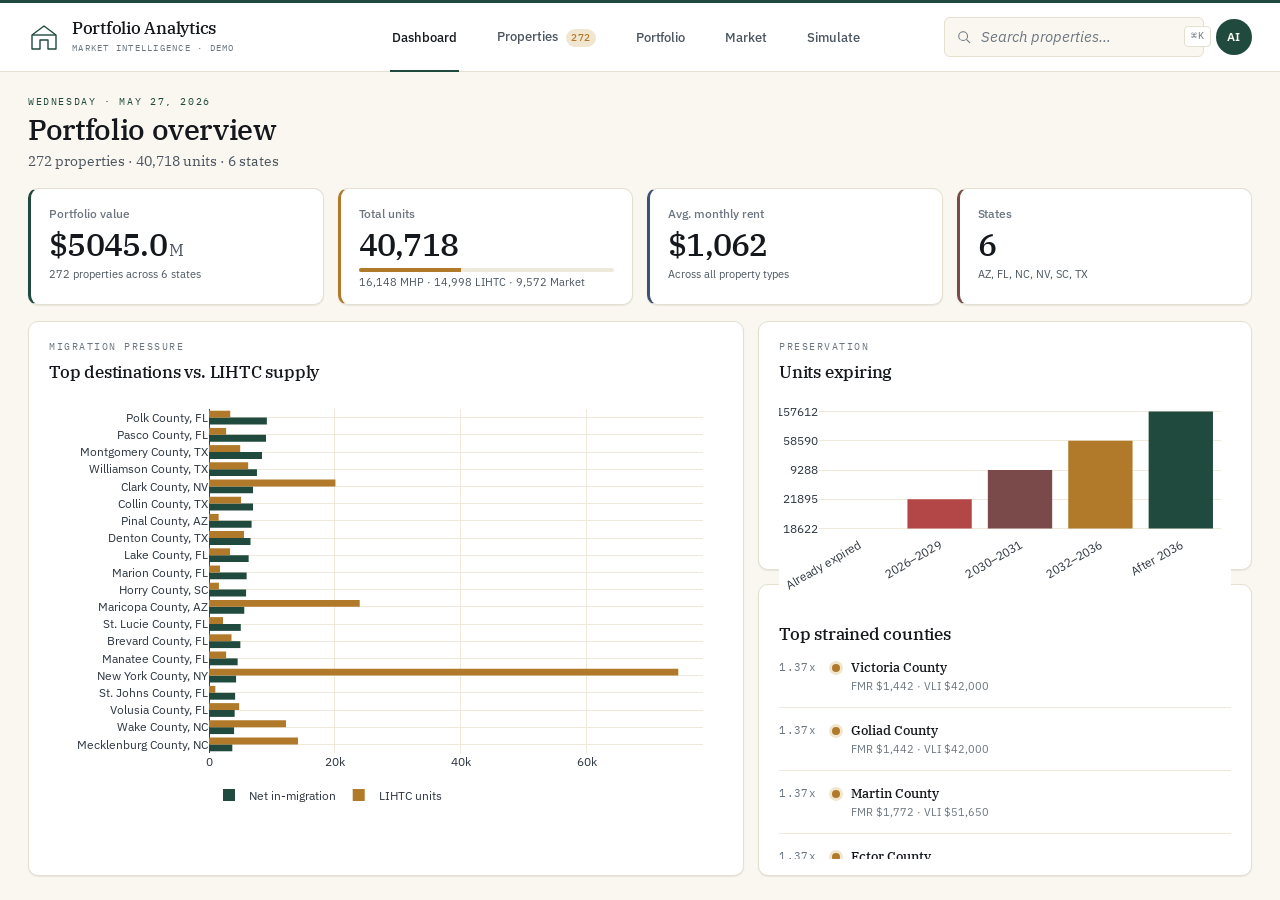
<file: for-frank-and-brittney/demo/dashboard/index.html>
<!doctype html>
<html lang="en">
<head>
<meta charset="utf-8" />
<meta name="viewport" content="width=device-width, initial-scale=1" />
<title>Portfolio Dashboard</title>
<link rel="preconnect" href="https://fonts.googleapis.com" />
<link rel="preconnect" href="https://fonts.gstatic.com" crossorigin />
<link href="https://fonts.googleapis.com/css2?family=IBM+Plex+Sans:wght@400;500;600;700&family=IBM+Plex+Serif:ital,wght@0,400;0,500;0,600;1,400&family=IBM+Plex+Mono:wght@400;500&display=swap" rel="stylesheet" />
<script src="https://cdn.plot.ly/plotly-2.35.2.min.js"></script>
<style>
/* ==========================================================================
   Emma's Estates — design tokens
   Editorial register lifted from Frank & Brittney (For Steve DNA):
   IBM Plex Serif body, IBM Plex Sans UI, IBM Plex Mono accents.
   Warmed to estate-brokerage palette: heritage forest + brass + ink on cream.
   ========================================================================== */

:root {
  /* Accent (heritage forest primary) */
  --accent:        #1F4A3D;
  --accent-dark:   #143A2E;
  --accent-tint:   #E6EDE9;
  --accent-strong: #C9D9D2;

  /* Secondary palette */
  --brass:    #B07A2A;
  --brass-tint: #F1E6D0;
  --slate:    #3F4F75;
  --burgundy: #7A4A4A;

  /* Neutrals */
  --ink:        #14181D;
  --ink-soft:   #2C3540;
  --charcoal:   #4A5560;
  --muted:      #6B7680;
  --rule:       #D8D2C4;
  --rule-soft:  #E5DFD0;
  --rule-faint: #EEE9DB;

  /* Surfaces */
  --bg:        #FAF7F0;   /* cream page */
  --bg-soft:   #F3EEDF;   /* slightly warmer wash */
  --card:      #FFFFFF;
  --card-tint: #FBF8EF;

  --serif: "IBM Plex Serif", "Charter", Georgia, serif;
  --sans:  "IBM Plex Sans", "Helvetica Neue", Arial, sans-serif;
  --mono:  "IBM Plex Mono", "SF Mono", Menlo, monospace;

  --radius: 6px;
  --radius-lg: 10px;
  --shadow-card: 0 1px 0 rgba(31,42,51,.04), 0 1px 2px rgba(31,42,51,.05);
}

* { box-sizing: border-box; }

html, body {
  margin: 0;
  padding: 0;
  height: 100vh;
  overflow: hidden;
  background: var(--bg);
  color: var(--ink);
  font-family: var(--serif);
  font-size: 14.5px;
  line-height: 1.5;
  -webkit-font-smoothing: antialiased;
  -moz-osx-font-smoothing: grayscale;
  text-rendering: optimizeLegibility;
}

body {
  display: flex;
  flex-direction: column;
}

h1, h2, h3 {
  font-family: var(--serif);
  font-weight: 500;
  letter-spacing: -0.012em;
  color: var(--ink);
  margin: 0;
}

p { margin: 0; }
ul, ol { margin: 0; padding: 0; list-style: none; }

button { font-family: inherit; }

/* ------------------------------------------------------------ accent rule */

.accent-rule {
  flex: 0 0 3px;
  background: var(--accent);
}

/* ------------------------------------------------------------ topbar */

.topbar {
  flex: 0 0 auto;
  display: grid;
  grid-template-columns: 280px 1fr auto;
  align-items: center;
  gap: 24px;
  padding: 14px 28px;
  background: var(--card);
  border-bottom: 1px solid var(--rule-soft);
  position: relative;
  z-index: 5;
}

.brand {
  display: flex;
  align-items: center;
  gap: 12px;
  color: var(--accent);
}
.brand-mark {
  width: 32px; height: 32px;
}
.brand-name {
  font-family: var(--serif);
  font-weight: 500;
  font-size: 1.15rem;
  letter-spacing: -0.015em;
  color: var(--ink);
  line-height: 1.1;
}
.brand-tag {
  font-family: var(--mono);
  font-size: 0.62rem;
  letter-spacing: 0.14em;
  text-transform: uppercase;
  color: var(--muted);
  margin-top: 3px;
}

.tabs {
  display: flex;
  gap: 4px;
  justify-self: center;
}
.tab {
  position: relative;
  appearance: none;
  border: 0;
  background: transparent;
  font-family: var(--sans);
  font-size: 0.92rem;
  font-weight: 500;
  letter-spacing: -0.003em;
  color: var(--charcoal);
  padding: 10px 18px;
  border-radius: 6px;
  cursor: pointer;
  transition: background .12s ease, color .12s ease;
}
.tab:hover { background: var(--bg-soft); color: var(--ink); }
.tab.is-active {
  color: var(--ink);
}
.tab.is-active::after {
  content: "";
  position: absolute;
  left: 16px; right: 16px; bottom: -15px;
  height: 2px;
  background: var(--accent);
}
.tab-badge {
  display: inline-flex;
  align-items: center;
  justify-content: center;
  min-width: 18px;
  height: 18px;
  padding: 0 5px;
  margin-left: 6px;
  border-radius: 9px;
  background: var(--brass-tint);
  color: var(--brass);
  font-family: var(--mono);
  font-size: 0.68rem;
  font-weight: 500;
  letter-spacing: 0.04em;
}

.topbar-right {
  display: flex;
  align-items: center;
  gap: 12px;
}
.search {
  display: inline-flex;
  align-items: center;
  gap: 8px;
  padding: 7px 10px 7px 12px;
  background: var(--bg);
  border: 1px solid var(--rule-soft);
  border-radius: 6px;
  width: 260px;
  color: var(--muted);
  font-family: var(--sans);
  transition: border-color .12s ease, background .12s ease;
}
.search:focus-within { border-color: var(--accent); background: var(--card); }
.search svg { width: 14px; height: 14px; flex: 0 0 14px; }
.search input {
  flex: 1;
  appearance: none;
  border: 0;
  background: transparent;
  color: var(--ink);
  font: inherit;
  outline: 0;
}
.search input::placeholder { color: var(--muted); font-style: italic; }
.kbd {
  font-family: var(--mono);
  font-size: 0.68rem;
  letter-spacing: 0.06em;
  padding: 2px 6px;
  border: 1px solid var(--rule-soft);
  border-radius: 4px;
  color: var(--muted);
  background: var(--card);
}

.icon-btn {
  position: relative;
  appearance: none;
  width: 36px; height: 36px;
  border-radius: 6px;
  border: 1px solid var(--rule-soft);
  background: var(--card);
  color: var(--charcoal);
  cursor: pointer;
  display: inline-flex; align-items: center; justify-content: center;
}
.icon-btn svg { width: 16px; height: 16px; }
.icon-btn .dot {
  position: absolute; top: 7px; right: 7px;
  width: 7px; height: 7px;
  border-radius: 50%;
  background: var(--brass);
  border: 1.5px solid var(--card);
}
.icon-btn:hover { border-color: var(--charcoal); color: var(--ink); }

.avatar {
  width: 36px; height: 36px;
  border-radius: 50%;
  background: var(--accent);
  color: var(--card-tint);
  font-family: var(--sans);
  font-weight: 600;
  font-size: 0.82rem;
  letter-spacing: 0.04em;
  display: inline-flex;
  align-items: center; justify-content: center;
}

/* ------------------------------------------------------------ page shell */

.page {
  flex: 1;
  min-height: 0;
  position: relative;
  display: flex;
  flex-direction: column;
}

.view {
  display: none;
  flex: 1;
  min-height: 0;
  padding: 22px 28px 24px;
  flex-direction: column;
  gap: 16px;
}
.view.is-active { display: flex; }

/* ------------------------------------------------------------ page head */

.page-head {
  display: flex;
  justify-content: space-between;
  align-items: flex-end;
  gap: 24px;
  flex: 0 0 auto;
}
.kicker {
  font-family: var(--mono);
  font-size: 0.7rem;
  letter-spacing: 0.16em;
  text-transform: uppercase;
  color: var(--accent);
  margin: 0 0 4px;
}
.page-head h1 {
  font-family: var(--serif);
  font-weight: 500;
  font-size: 2rem;
  line-height: 1.15;
  margin: 0 0 4px;
}
.subhead {
  font-family: var(--serif);
  font-size: 0.98rem;
  color: var(--charcoal);
  max-width: 60ch;
}

.page-head-actions {
  display: flex;
  gap: 10px;
  align-items: center;
}

.btn-primary, .btn-ghost {
  appearance: none;
  border: 1px solid var(--accent);
  background: var(--accent);
  color: var(--card-tint);
  font-family: var(--sans);
  font-weight: 500;
  font-size: 0.88rem;
  letter-spacing: -0.003em;
  padding: 9px 16px;
  border-radius: 6px;
  cursor: pointer;
  transition: background .12s ease;
  display: inline-flex; align-items: center;
}
.btn-primary:hover { background: var(--accent-dark); border-color: var(--accent-dark); }
.btn-primary .plus { font-weight: 400; font-size: 1rem; line-height: 0.6; }

.btn-ghost {
  background: transparent;
  color: var(--ink);
  border: 1px solid var(--rule);
}
.btn-ghost:hover { border-color: var(--ink); }

.seg {
  display: inline-flex;
  background: var(--bg-soft);
  border: 1px solid var(--rule-soft);
  border-radius: 6px;
  padding: 3px;
}
.seg-btn {
  appearance: none; border: 0; background: transparent;
  font-family: var(--sans);
  font-size: 0.82rem;
  font-weight: 500;
  color: var(--charcoal);
  padding: 5px 12px;
  border-radius: 4px;
  cursor: pointer;
}
.seg-btn.is-active {
  background: var(--card);
  color: var(--ink);
  box-shadow: 0 1px 2px rgba(0,0,0,.06);
}

/* ------------------------------------------------------------ KPI row */

.kpi-row {
  flex: 0 0 auto;
  display: grid;
  grid-template-columns: repeat(4, 1fr);
  gap: 14px;
}

.kpi {
  background: var(--card);
  border: 1px solid var(--rule-soft);
  border-left: 3px solid var(--accent);
  border-radius: var(--radius-lg);
  padding: 16px 18px 14px;
  box-shadow: var(--shadow-card);
  position: relative;
  overflow: hidden;
}
.kpi:nth-child(2) { border-left-color: var(--brass); }
.kpi:nth-child(3) { border-left-color: var(--slate); }
.kpi:nth-child(4) { border-left-color: var(--burgundy); }

.kpi-label {
  font-family: var(--sans);
  font-size: 0.8rem;
  font-weight: 500;
  color: var(--muted);
  letter-spacing: -0.003em;
  display: flex;
  justify-content: space-between;
  align-items: baseline;
}
.kpi-period {
  font-family: var(--mono);
  font-size: 0.62rem;
  letter-spacing: 0.14em;
  text-transform: uppercase;
  color: var(--muted);
}
.kpi-value {
  font-family: var(--serif);
  font-weight: 500;
  font-size: 2.2rem;
  line-height: 1.05;
  letter-spacing: -0.022em;
  color: var(--ink);
  margin: 6px 0 4px;
  font-variant-numeric: tabular-nums;
}
.kpi-value .kpi-unit {
  font-size: 1.2rem;
  font-weight: 400;
  color: var(--charcoal);
  margin-left: 2px;
  letter-spacing: -0.01em;
}
.kpi-delta {
  font-family: var(--sans);
  font-size: 0.78rem;
  color: var(--charcoal);
  margin-top: 2px;
}
.kpi-delta.up { color: var(--accent); }
.kpi-delta.down { color: var(--accent); }

.spark {
  position: absolute;
  right: 14px;
  bottom: 12px;
  width: 80px;
  height: 22px;
  color: var(--accent);
  opacity: 0.55;
}
.kpi:nth-child(2) .spark { color: var(--brass); }
.kpi:nth-child(3) .spark { color: var(--slate); }
.kpi:nth-child(4) .spark { color: var(--burgundy); }

.kpi-bar {
  margin-top: 6px;
  height: 4px;
  border-radius: 2px;
  background: var(--rule-faint);
  overflow: hidden;
}
.kpi-bar span {
  display: block;
  height: 100%;
  background: var(--brass);
}

.kpi-pips {
  display: flex;
  gap: 4px;
  margin-top: 8px;
}
.kpi-pips .pip {
  width: 14px; height: 5px;
  background: var(--rule-faint);
  border-radius: 1px;
}
.kpi-pips .pip.on { background: var(--slate); }

/* ------------------------------------------------------------ dash grid */

.dash-grid {
  flex: 1;
  min-height: 0;
  display: grid;
  grid-template-columns: minmax(0, 1.45fr) minmax(0, 1fr);
  gap: 14px;
}

.panel {
  background: var(--card);
  border: 1px solid var(--rule-soft);
  border-radius: var(--radius-lg);
  box-shadow: var(--shadow-card);
  padding: 18px 20px 16px;
  display: flex;
  flex-direction: column;
  min-height: 0;
}

.panel-head {
  display: flex;
  justify-content: space-between;
  align-items: flex-end;
  gap: 16px;
  margin-bottom: 14px;
  flex: 0 0 auto;
}
.panel-head.tight { margin-bottom: 10px; }

.panel-kicker {
  font-family: var(--mono);
  font-size: 0.66rem;
  letter-spacing: 0.16em;
  text-transform: uppercase;
  color: var(--muted);
  margin-bottom: 4px;
}
.panel-head h2 {
  font-family: var(--serif);
  font-weight: 500;
  font-size: 1.2rem;
  letter-spacing: -0.012em;
  color: var(--ink);
}
.panel-meta {
  font-family: var(--mono);
  font-size: 0.74rem;
  letter-spacing: 0.04em;
  color: var(--charcoal);
}

.panel-foot {
  flex: 0 0 auto;
  padding-top: 10px;
  border-top: 1px solid var(--rule-faint);
  margin-top: 6px;
}
.panel-foot a {
  font-family: var(--sans);
  font-size: 0.85rem;
  font-weight: 500;
  color: var(--accent);
  text-decoration: none;
}
.panel-foot a:hover { color: var(--accent-dark); }

.link-mini {
  font-family: var(--sans);
  font-size: 0.78rem;
  font-weight: 500;
  color: var(--accent);
  text-decoration: none;
}
.link-mini:hover { text-decoration: underline; }

/* ------------------------------------------------------------ listings list */

.listings-panel { overflow: hidden; }

.listing-list {
  flex: 1;
  display: flex;
  flex-direction: column;
  gap: 10px;
  min-height: 0;
  overflow: hidden;
}

.listing {
  display: grid;
  grid-template-columns: 132px 1fr auto;
  gap: 16px;
  align-items: center;
  padding: 10px;
  border: 1px solid var(--rule-faint);
  border-radius: var(--radius);
  background: var(--card-tint);
  transition: border-color .12s ease, transform .12s ease;
  flex: 1;
  min-height: 0;
}
.listing:hover {
  border-color: var(--rule);
}

.listing-img {
  position: relative;
  height: 100%;
  min-height: 88px;
  border-radius: 4px;
  overflow: hidden;
  background: var(--bg-soft);
}
.listing-img[data-tone="forest"] { color: var(--accent); }
.listing-img[data-tone="brass"]  { color: var(--brass); }
.listing-img[data-tone="slate"]  { color: var(--slate); }
.listing-img svg {
  width: 100%; height: 100%;
  display: block;
}
.listing-tag {
  position: absolute;
  top: 6px; left: 6px;
  font-family: var(--mono);
  font-size: 0.6rem;
  letter-spacing: 0.12em;
  text-transform: uppercase;
  background: var(--ink);
  color: var(--card-tint);
  padding: 3px 6px;
  border-radius: 3px;
}
.listing-tag.muted {
  background: rgba(20,24,29,.78);
}

.listing-addr {
  font-family: var(--serif);
  font-weight: 500;
  font-size: 1.08rem;
  letter-spacing: -0.008em;
  color: var(--ink);
}
.listing-sub {
  font-family: var(--sans);
  font-size: 0.78rem;
  color: var(--muted);
  margin-top: 1px;
}
.listing-meta {
  display: flex;
  flex-wrap: wrap;
  gap: 4px 10px;
  margin-top: 6px;
  font-family: var(--sans);
  font-size: 0.82rem;
  color: var(--charcoal);
}
.listing-meta li {
  position: relative;
}
.listing-meta li + li::before {
  content: "·";
  margin-right: 10px;
  color: var(--rule);
}

.listing-price { text-align: right; }
.listing-price .price {
  font-family: var(--serif);
  font-weight: 500;
  font-size: 1.5rem;
  letter-spacing: -0.018em;
  color: var(--ink);
  font-variant-numeric: tabular-nums;
}
.listing-price .price span {
  font-size: 0.9rem;
  font-weight: 400;
  color: var(--charcoal);
  margin-left: 1px;
}
.listing-price .price-sub {
  font-family: var(--sans);
  font-size: 0.74rem;
  color: var(--brass);
  letter-spacing: 0.01em;
  margin-top: 2px;
  font-weight: 500;
}

/* ------------------------------------------------------------ side rail */

.side-rail {
  display: grid;
  grid-template-rows: minmax(0, 0.85fr) minmax(0, 1fr);
  gap: 14px;
  min-height: 0;
}

/* pipeline */

.pipeline {
  flex: 1;
  display: flex;
  flex-direction: column;
  gap: 8px;
  min-height: 0;
}
.pipeline li {
  display: grid;
  grid-template-columns: 78px 28px 1fr 70px;
  align-items: center;
  gap: 10px;
}
.pipe-stage {
  font-family: var(--sans);
  font-size: 0.86rem;
  font-weight: 500;
  color: var(--ink);
}
.pipe-count {
  font-family: var(--mono);
  font-size: 0.78rem;
  color: var(--muted);
  text-align: right;
}
.pipe-bar {
  display: block;
  height: 8px;
  background: var(--rule-faint);
  border-radius: 4px;
  overflow: hidden;
}
.pipe-bar b {
  display: block;
  height: 100%;
  background: var(--accent);
}
.pipeline li:nth-child(1) .pipe-bar b { background: var(--accent); opacity: 0.55; }
.pipeline li:nth-child(2) .pipe-bar b { background: var(--accent); opacity: 0.7; }
.pipeline li:nth-child(3) .pipe-bar b { background: var(--brass); }
.pipeline li:nth-child(4) .pipe-bar b { background: var(--slate); }
.pipeline li:nth-child(5) .pipe-bar b { background: var(--accent-dark); }

.pipe-val {
  font-family: var(--mono);
  font-size: 0.8rem;
  text-align: right;
  color: var(--charcoal);
  font-variant-numeric: tabular-nums;
}

/* activity feed */

.activity {
  flex: 1;
  display: flex;
  flex-direction: column;
  gap: 12px;
  min-height: 0;
  overflow: hidden;
}
.activity li {
  display: grid;
  grid-template-columns: 42px 14px 1fr;
  gap: 8px;
  padding-bottom: 12px;
  border-bottom: 1px solid var(--rule-faint);
}
.activity li:last-child { border-bottom: 0; padding-bottom: 0; }

.act-time {
  font-family: var(--mono);
  font-size: 0.74rem;
  color: var(--muted);
  letter-spacing: 0.04em;
  padding-top: 2px;
}
.act-dot {
  width: 8px; height: 8px;
  border-radius: 50%;
  background: var(--rule);
  margin-top: 7px;
  justify-self: center;
}
.act-dot.priority { background: var(--brass); box-shadow: 0 0 0 3px var(--brass-tint); }
.act-dot.warm { background: var(--burgundy); }

.activity p {
  font-family: var(--serif);
  font-size: 0.92rem;
  color: var(--ink);
}
.activity p b {
  font-weight: 500;
}
.activity p.act-sub {
  font-family: var(--sans);
  font-size: 0.78rem;
  color: var(--muted);
  margin-top: 1px;
}

/* ============================================================
   LISTINGS view — grid of property cards
   ============================================================ */

.listings-grid {
  flex: 1;
  display: grid;
  grid-template-columns: repeat(4, 1fr);
  grid-template-rows: repeat(2, 1fr);
  gap: 14px;
  min-height: 0;
}

.lcard {
  background: var(--card);
  border: 1px solid var(--rule-soft);
  border-radius: var(--radius-lg);
  box-shadow: var(--shadow-card);
  display: flex;
  flex-direction: column;
  overflow: hidden;
}
.lcard .listing-img {
  flex: 1;
  min-height: 0;
  border-radius: 0;
}
.lcard-body {
  flex: 0 0 auto;
  padding: 12px 14px 14px;
  display: flex;
  justify-content: space-between;
  align-items: flex-start;
  gap: 10px;
}
.lcard-body p.listing-addr { font-size: 0.98rem; }
.lcard-body .price { font-size: 1.15rem; }
.lcard-body .price span { font-size: 0.78rem; }

/* ============================================================
   CLIENTS view
   ============================================================ */

.clients-wrap {
  flex: 1;
  min-height: 0;
  overflow: hidden;
  background: var(--card);
  border: 1px solid var(--rule-soft);
  border-radius: var(--radius-lg);
  box-shadow: var(--shadow-card);
  display: flex;
}
.clients-table {
  width: 100%;
  border-collapse: collapse;
  font-family: var(--serif);
  font-size: 0.92rem;
}
.clients-table thead th {
  text-align: left;
  font-family: var(--mono);
  font-size: 0.66rem;
  letter-spacing: 0.16em;
  text-transform: uppercase;
  color: var(--muted);
  font-weight: 500;
  padding: 14px 18px;
  border-bottom: 1px solid var(--rule-soft);
  background: var(--card-tint);
}
.clients-table tbody td {
  padding: 14px 18px;
  border-bottom: 1px solid var(--rule-faint);
  color: var(--ink);
  vertical-align: middle;
}
.clients-table tbody tr:last-child td { border-bottom: 0; }
.clients-table tbody tr:hover { background: var(--card-tint); }

.who {
  display: flex;
  align-items: center;
  gap: 12px;
}
.who-av {
  width: 32px; height: 32px;
  border-radius: 50%;
  background: var(--accent-tint);
  color: var(--accent-dark);
  display: inline-flex; align-items: center; justify-content: center;
  font-family: var(--sans);
  font-weight: 600;
  font-size: 0.72rem;
  letter-spacing: 0.04em;
}
.who b { display: block; font-weight: 500; }
.who span {
  display: block;
  font-family: var(--sans);
  font-size: 0.76rem;
  color: var(--muted);
  margin-top: 1px;
}

.stage-pill {
  display: inline-block;
  font-family: var(--sans);
  font-weight: 500;
  font-size: 0.74rem;
  padding: 4px 10px;
  border-radius: 999px;
  letter-spacing: 0.01em;
}
.stage-pill.st-prosp  { background: var(--rule-faint); color: var(--charcoal); }
.stage-pill.st-show   { background: var(--accent-tint); color: var(--accent-dark); }
.stage-pill.st-offer  { background: var(--brass-tint); color: var(--brass); }
.stage-pill.st-esc    { background: #E1E5EF; color: var(--slate); }
.stage-pill.st-prep   { background: #F2E5D9; color: #8A5A2C; }
.stage-pill.st-clos   { background: #1F4A3D; color: var(--card-tint); }

/* ============================================================
   PIPELINE — kanban
   ============================================================ */

.kanban {
  flex: 1;
  min-height: 0;
  display: grid;
  grid-template-columns: repeat(5, 1fr);
  gap: 12px;
}

.kcol {
  background: var(--card-tint);
  border: 1px solid var(--rule-soft);
  border-radius: var(--radius-lg);
  padding: 14px 12px;
  display: flex;
  flex-direction: column;
  gap: 10px;
  min-height: 0;
  overflow: hidden;
}
.kcol header {
  display: flex;
  justify-content: space-between;
  align-items: baseline;
  padding: 0 4px 8px;
  border-bottom: 1px solid var(--rule-soft);
}
.kcol header span:first-child {
  font-family: var(--sans);
  font-weight: 600;
  font-size: 0.9rem;
  color: var(--ink);
}
.kcount {
  font-family: var(--mono);
  font-size: 0.78rem;
  color: var(--muted);
}

.kcard {
  background: var(--card);
  border: 1px solid var(--rule-faint);
  border-left: 3px solid var(--accent);
  border-radius: var(--radius);
  padding: 10px 12px;
  box-shadow: var(--shadow-card);
}
.kcol:nth-child(1) .kcard { border-left-color: var(--rule); }
.kcol:nth-child(2) .kcard { border-left-color: var(--slate); }
.kcol:nth-child(3) .kcard { border-left-color: var(--brass); }
.kcol:nth-child(4) .kcard { border-left-color: var(--accent); }
.kcol:nth-child(5) .kcard { border-left-color: var(--accent-dark); background: var(--accent); color: var(--card-tint); }
.kcol:nth-child(5) .kcard .kc-addr,
.kcol:nth-child(5) .kcard .kc-val { color: var(--card-tint); }
.kcol:nth-child(5) .kcard .kc-sub { color: rgba(250,247,240,.78); }

.kcard.hot { background: var(--brass-tint); border-color: var(--brass); }

.kc-addr {
  font-family: var(--serif);
  font-weight: 500;
  font-size: 0.96rem;
  color: var(--ink);
  letter-spacing: -0.005em;
}
.kc-sub {
  font-family: var(--sans);
  font-size: 0.76rem;
  color: var(--muted);
  margin-top: 2px;
}
.kcol:nth-child(5) .kc-sub { color: rgba(250,247,240,.75); }
.kc-val {
  font-family: var(--mono);
  font-size: 0.78rem;
  color: var(--charcoal);
  margin-top: 6px;
  font-variant-numeric: tabular-nums;
}

.kc-ghost {
  background: transparent;
  border: 1px dashed var(--rule);
  border-left: 1px dashed var(--rule);
  color: var(--muted);
  font-family: var(--sans);
  font-size: 0.8rem;
  text-align: center;
  padding: 8px;
  box-shadow: none;
}

/* ============================================================
   MARKET
   ============================================================ */

.market-grid {
  flex: 1;
  min-height: 0;
  display: grid;
  grid-template-columns: minmax(0, 1.4fr) minmax(0, 1fr);
  grid-template-rows: minmax(0, 1fr) minmax(0, 1fr);
  gap: 14px;
}

.chart-panel { grid-row: span 2; }

.chart {
  flex: 1;
  width: 100%;
  min-height: 0;
  display: block;
}
.chart .grid line {
  stroke: var(--rule-faint);
  stroke-width: 1;
}
.chart .area {
  fill: var(--accent);
  opacity: 0.12;
}
.chart .line {
  fill: none;
  stroke: var(--accent);
  stroke-width: 2;
}
.chart .dots circle {
  fill: var(--card);
  stroke: var(--accent);
  stroke-width: 2;
}

.x-axis {
  display: flex;
  justify-content: space-between;
  font-family: var(--mono);
  font-size: 0.72rem;
  color: var(--muted);
  letter-spacing: 0.06em;
  margin-top: 6px;
}

.trend {
  font-family: var(--sans);
  font-size: 0.82rem;
  font-weight: 500;
  margin-left: 6px;
  letter-spacing: 0.01em;
}
.trend.up   { color: var(--accent); }
.trend.down { color: var(--burgundy); }

.zip-list {
  flex: 1;
  display: flex;
  flex-direction: column;
  justify-content: space-between;
  gap: 6px;
}
.zip-list li {
  display: grid;
  grid-template-columns: 56px 1fr 1fr 60px;
  align-items: center;
  gap: 10px;
}
.zip-code {
  font-family: var(--mono);
  font-size: 0.78rem;
  color: var(--muted);
  letter-spacing: 0.04em;
}
.zip-name {
  font-family: var(--serif);
  font-size: 0.94rem;
  color: var(--ink);
}
.zip-bar {
  display: block;
  height: 6px;
  background: var(--rule-faint);
  border-radius: 3px;
  overflow: hidden;
}
.zip-bar b {
  display: block;
  height: 100%;
  background: var(--accent);
}
.zip-bar b[data-neg] { background: var(--burgundy); }
.zip-val {
  font-family: var(--mono);
  font-size: 0.78rem;
  text-align: right;
  font-variant-numeric: tabular-nums;
}
.zip-val.up { color: var(--accent); }
.zip-val.down { color: var(--burgundy); }

.big-stat {
  display: flex;
  align-items: baseline;
  gap: 14px;
  padding: 6px 0 4px;
}
.big-num {
  font-family: var(--serif);
  font-weight: 500;
  font-size: 2.4rem;
  letter-spacing: -0.022em;
  color: var(--ink);
  font-variant-numeric: tabular-nums;
}
.big-num span {
  font-size: 1rem;
  color: var(--charcoal);
  margin-left: 2px;
  font-weight: 400;
}
.big-sub {
  font-family: var(--sans);
  font-size: 0.82rem;
  color: var(--brass);
  font-weight: 500;
}

.ladder {
  display: flex;
  flex-direction: column;
  gap: 8px;
  margin-top: 6px;
}
.ladder li {
  display: grid;
  grid-template-columns: 64px 1fr 90px;
  align-items: center;
  gap: 10px;
  font-family: var(--sans);
  font-size: 0.82rem;
  color: var(--charcoal);
}
.ladder li b {
  font-family: var(--mono);
  font-size: 0.76rem;
  color: var(--ink);
  font-weight: 500;
  letter-spacing: 0.02em;
}
.ld-bar {
  display: block;
  height: 8px;
  background: var(--rule-faint);
  border-radius: 4px;
  overflow: hidden;
}
.ld-bar i {
  display: block;
  height: 100%;
  background: var(--accent);
}
.ld-bar.ld-hot i { background: var(--brass); }
.ld-bar.ld-cool i { background: var(--slate); }

.note-body {
  font-family: var(--serif);
  font-size: 0.96rem;
  line-height: 1.5;
  color: var(--ink);
  max-width: 50ch;
  flex: 1;
}
.note-sign {
  font-family: var(--serif);
  font-style: italic;
  color: var(--muted);
  margin-top: 8px;
}

/* ============================================================
   Tweaks — accent style variations
   ============================================================ */

body[data-accent="flush"] .kpi,
body[data-accent="flush"] .panel,
body[data-accent="flush"] .kcard,
body[data-accent="flush"] .listing {
  border-left-width: 0;
}

body[data-accent="minimal"] .kpi,
body[data-accent="minimal"] .panel,
body[data-accent="minimal"] .kcard,
body[data-accent="minimal"] .listing {
  border-left-width: 1px;
  border-left-color: var(--rule-soft);
}


/* Override: allow scroll on data-heavy tabs */
.view[data-view="market"] { overflow-y: auto; }
.view[data-view="simulate"] { overflow-y: auto; }

/* Simulation controls */
.sim-controls {
  display: grid;
  grid-template-columns: repeat(4, 1fr);
  gap: 14px;
  margin-bottom: 16px;
}
.sim-control {
  background: var(--card);
  border: 1px solid var(--rule-soft);
  border-radius: var(--radius-lg);
  padding: 14px 16px;
  box-shadow: var(--shadow-card);
}
.sim-control label {
  display: block;
  font-family: var(--sans);
  font-size: 0.78rem;
  font-weight: 500;
  color: var(--muted);
  margin-bottom: 6px;
}
.sim-control input[type="range"] {
  width: 100%;
  accent-color: var(--accent);
}
.sim-control .sim-val {
  font-family: var(--mono);
  font-size: 1.1rem;
  font-weight: 500;
  color: var(--ink);
  margin-top: 4px;
}

/* KPI summary row for simulation */
.sim-kpis {
  display: grid;
  grid-template-columns: repeat(4, 1fr);
  gap: 14px;
  margin-bottom: 16px;
}
.sim-kpi {
  background: var(--card);
  border: 1px solid var(--rule-soft);
  border-left: 3px solid var(--accent);
  border-radius: var(--radius-lg);
  padding: 14px 16px;
  box-shadow: var(--shadow-card);
}
.sim-kpi:nth-child(2) { border-left-color: var(--brass); }
.sim-kpi:nth-child(3) { border-left-color: var(--slate); }
.sim-kpi:nth-child(4) { border-left-color: var(--burgundy); }
.sim-kpi .kpi-label { font-family: var(--sans); font-size: 0.78rem; color: var(--muted); font-weight: 500; }
.sim-kpi .kpi-value { font-family: var(--serif); font-size: 1.8rem; font-weight: 500; color: var(--ink); margin: 4px 0 2px; font-variant-numeric: tabular-nums; }
.sim-kpi .kpi-delta { font-family: var(--sans); font-size: 0.78rem; }
.sim-kpi .kpi-delta.up { color: var(--accent); }
.sim-kpi .kpi-delta.down { color: var(--burgundy); }

.chart-container { min-height: 350px; }
.plotly-chart { width: 100%; }
</style>
</head>
<body>
<div class="accent-rule"></div>

<header class="topbar">
  <div class="brand">
    <svg class="brand-mark" viewBox="0 0 32 32" aria-hidden="true">
      <path d="M4 28 L4 14 L16 5 L28 14 L28 28 L20 28 L20 19 L12 19 L12 28 Z" fill="none" stroke="currentColor" stroke-width="1.4" stroke-linejoin="round"/>
      <path d="M4 14 L28 14" stroke="currentColor" stroke-width="1.4"/>
    </svg>
    <div class="brand-lockup">
      <div class="brand-name">Portfolio Analytics</div>
      <div class="brand-tag">Market intelligence · demo</div>
    </div>
  </div>
  <nav class="tabs" role="tablist">
    <button class="tab is-active" data-tab="dashboard" role="tab">Dashboard</button>
    <button class="tab" data-tab="listings" role="tab">Properties <span class="tab-badge">272</span></button>
    <button class="tab" data-tab="pipeline" role="tab">Portfolio</button>
    <button class="tab" data-tab="market" role="tab">Market</button>
    <button class="tab" data-tab="simulate" role="tab">Simulate</button>
  </nav>
  <div class="topbar-right">
    <div class="search">
      <svg viewBox="0 0 16 16" aria-hidden="true"><circle cx="7" cy="7" r="5" fill="none" stroke="currentColor" stroke-width="1.2"/><path d="m11 11 3.5 3.5" stroke="currentColor" stroke-width="1.2" stroke-linecap="round"/></svg>
      <input type="text" placeholder="Search properties…" aria-label="Search" />
      <span class="kbd">⌘K</span>
    </div>
    <div class="avatar" title="Demo">AI</div>
  </div>
</header>

<main class="page">

  <!-- ==================== DASHBOARD ==================== -->
  <section class="view is-active" data-view="dashboard">
    <header class="page-head">
      <div>
        <p class="kicker">Wednesday · May 27, 2026</p>
        <h1>Portfolio overview</h1>
        <p class="subhead">272 properties · 40,718 units · 6 states</p>
      </div>
    </header>

    <div class="kpi-row">
      <article class="kpi">
        <p class="kpi-label">Portfolio value</p>
        <p class="kpi-value">$5045.0<span class="kpi-unit">M</span></p>
        <p class="kpi-delta">272 properties across 6 states</p>
      </article>
      <article class="kpi">
        <p class="kpi-label">Total units</p>
        <p class="kpi-value">40,718</p>
        <div class="kpi-bar"><span style="width:40%"></span></div>
        <p class="kpi-delta">16,148 MHP · 14,998 LIHTC · 9,572 Market</p>
      </article>
      <article class="kpi">
        <p class="kpi-label">Avg. monthly rent</p>
        <p class="kpi-value">$1,062</p>
        <p class="kpi-delta">Across all property types</p>
      </article>
      <article class="kpi">
        <p class="kpi-label">States</p>
        <p class="kpi-value">6</p>
        <p class="kpi-delta">AZ, FL, NC, NV, SC, TX</p>
      </article>
    </div>

    <div class="dash-grid">
      <section class="panel">
        <header class="panel-head"><div><p class="panel-kicker">Migration pressure</p><h2>Top destinations vs. LIHTC supply</h2></div></header>
        <div id="chart-migration" class="plotly-chart"></div>
      </section>
      <aside class="side-rail">
        <section class="panel">
          <header class="panel-head tight"><div><p class="panel-kicker">Preservation</p><h2>Units expiring</h2></div></header>
          <div id="chart-preservation" class="plotly-chart"></div>
        </section>
        <section class="panel activity-panel">
          <header class="panel-head tight"><div><p class="panel-kicker">Rent burden</p><h2>Top strained counties</h2></div></header>
          <ul class="activity" style="overflow:auto">
            <li><span class="act-time" style="width:auto;min-width:40px">1.37x</span><span class="act-dot priority"></span><div><p><b>Victoria County</b></p><p class="act-sub">FMR $1,442 · VLI $42,000</p></div></li><li><span class="act-time" style="width:auto;min-width:40px">1.37x</span><span class="act-dot priority"></span><div><p><b>Goliad County</b></p><p class="act-sub">FMR $1,442 · VLI $42,000</p></div></li><li><span class="act-time" style="width:auto;min-width:40px">1.37x</span><span class="act-dot priority"></span><div><p><b>Martin County</b></p><p class="act-sub">FMR $1,772 · VLI $51,650</p></div></li><li><span class="act-time" style="width:auto;min-width:40px">1.37x</span><span class="act-dot priority"></span><div><p><b>Ector County</b></p><p class="act-sub">FMR $1,595 · VLI $46,500</p></div></li><li><span class="act-time" style="width:auto;min-width:40px">1.31x</span><span class="act-dot priority"></span><div><p><b>Midland County</b></p><p class="act-sub">FMR $1,780 · VLI $54,450</p></div></li><li><span class="act-time" style="width:auto;min-width:40px">1.31x</span><span class="act-dot priority"></span><div><p><b>Nueces County</b></p><p class="act-sub">FMR $1,366 · VLI $41,850</p></div></li><li><span class="act-time" style="width:auto;min-width:40px">1.31x</span><span class="act-dot priority"></span><div><p><b>San Patricio County</b></p><p class="act-sub">FMR $1,366 · VLI $41,850</p></div></li><li><span class="act-time" style="width:auto;min-width:40px">1.30x</span><span class="act-dot priority"></span><div><p><b>Aransas County</b></p><p class="act-sub">FMR $1,407 · VLI $43,400</p></div></li>
          </ul>
        </section>
      </aside>
    </div>
  </section>

  <!-- ==================== LISTINGS ==================== -->
  <section class="view" data-view="listings">
    <header class="page-head">
      <div>
        <p class="kicker">Inventory</p>
        <h1>Portfolio properties</h1>
        <p class="subhead">272 properties · 40,718 total units · $5045M portfolio value</p>
      </div>
    </header>
    <div class="listings-grid">
      
        <article class="lcard">
          <div class="listing-img" data-tone="forest">
            <svg viewBox="0 0 160 110" preserveAspectRatio="xMidYMid slice" aria-hidden="true">
              <rect width="160" height="110" fill="currentColor" opacity=".14"/>
              <path d="M20 80 L20 50 L55 28 L90 50 L90 80 Z" fill="currentColor" opacity=".55"/><path d="M90 80 L90 58 L120 42 L150 58 L150 80 Z" fill="currentColor" opacity=".78"/><rect x="46" y="58" width="10" height="22" fill="#FAF7F0"/><rect x="32" y="56" width="8" height="8" fill="#FAF7F0" opacity=".9"/><rect x="110" y="62" width="6" height="18" fill="#FAF7F0"/>
              <path d="M0 80 L160 80 L160 110 L0 110 Z" fill="#000" opacity=".06"/>
            </svg>
            <span class="listing-tag ">LIHTC</span>
          </div>
          <div class="lcard-body">
            <div>
              <p class="listing-addr">The Preserve Place</p>
              <p class="listing-sub">Lyon County, NV · 295 units</p>
              <ul class="listing-meta"><li>$747/mo</li><li>Occ 286/295</li></ul>
            </div>
            <div class="listing-price">
              <p class="price">$17.6<span>M</span></p>
              <p class="price-sub">Restricted</p>
            </div>
          </div>
        </article>
        <article class="lcard">
          <div class="listing-img" data-tone="brass">
            <svg viewBox="0 0 160 110" preserveAspectRatio="xMidYMid slice" aria-hidden="true">
              <rect width="160" height="110" fill="currentColor" opacity=".14"/>
              <rect x="30" y="40" width="100" height="40" fill="currentColor" opacity=".72"/><path d="M30 40 L80 22 L130 40 Z" fill="currentColor" opacity=".55"/><rect x="44" y="52" width="10" height="14" fill="#FAF7F0"/><rect x="64" y="52" width="10" height="14" fill="#FAF7F0"/><rect x="84" y="52" width="10" height="14" fill="#FAF7F0"/><rect x="74" y="66" width="12" height="14" fill="#FAF7F0" opacity=".75"/>
              <path d="M0 80 L160 80 L160 110 L0 110 Z" fill="#000" opacity=".06"/>
            </svg>
            <span class="listing-tag ">LIHTC</span>
          </div>
          <div class="lcard-body">
            <div>
              <p class="listing-addr">Maple Court Village</p>
              <p class="listing-sub">Comal County, TX · 277 units</p>
              <ul class="listing-meta"><li>$894/mo</li><li>Occ 254/277</li></ul>
            </div>
            <div class="listing-price">
              <p class="price">$24.7<span>M</span></p>
              <p class="price-sub">Restricted</p>
            </div>
          </div>
        </article>
        <article class="lcard">
          <div class="listing-img" data-tone="slate">
            <svg viewBox="0 0 160 110" preserveAspectRatio="xMidYMid slice" aria-hidden="true">
              <rect width="160" height="110" fill="currentColor" opacity=".14"/>
              <path d="M14 80 L14 46 L34 46 L34 30 L100 30 L100 46 L146 46 L146 80 Z" fill="currentColor" opacity=".68"/><rect x="44" y="42" width="14" height="14" fill="#FAF7F0"/><rect x="64" y="42" width="14" height="14" fill="#FAF7F0"/><rect x="84" y="42" width="14" height="14" fill="#FAF7F0"/><rect x="108" y="58" width="10" height="22" fill="#FAF7F0"/>
              <path d="M0 80 L160 80 L160 110 L0 110 Z" fill="#000" opacity=".06"/>
            </svg>
            <span class="listing-tag ">LIHTC</span>
          </div>
          <div class="lcard-body">
            <div>
              <p class="listing-addr">Stonewood Village</p>
              <p class="listing-sub">Harnett County, NC · 277 units</p>
              <ul class="listing-meta"><li>$566/mo</li><li>Occ 256/277</li></ul>
            </div>
            <div class="listing-price">
              <p class="price">$5.9<span>M</span></p>
              <p class="price-sub">Restricted</p>
            </div>
          </div>
        </article>
        <article class="lcard">
          <div class="listing-img" data-tone="forest">
            <svg viewBox="0 0 160 110" preserveAspectRatio="xMidYMid slice" aria-hidden="true">
              <rect width="160" height="110" fill="currentColor" opacity=".14"/>
              <rect x="14" y="38" width="32" height="42" fill="currentColor" opacity=".7"/><rect x="48" y="34" width="32" height="46" fill="currentColor" opacity=".58"/><rect x="82" y="40" width="32" height="40" fill="currentColor" opacity=".75"/><rect x="116" y="36" width="32" height="44" fill="currentColor" opacity=".62"/><rect x="22" y="50" width="6" height="10" fill="#FAF7F0"/><rect x="56" y="46" width="6" height="10" fill="#FAF7F0"/><rect x="90" y="52" width="6" height="10" fill="#FAF7F0"/><rect x="124" y="48" width="6" height="10" fill="#FAF7F0"/>
              <path d="M0 80 L160 80 L160 110 L0 110 Z" fill="#000" opacity=".06"/>
            </svg>
            <span class="listing-tag ">LIHTC</span>
          </div>
          <div class="lcard-body">
            <div>
              <p class="listing-addr">Westgate Apartments</p>
              <p class="listing-sub">Clark County, NV · 277 units</p>
              <ul class="listing-meta"><li>$980/mo</li><li>Occ 262/277</li></ul>
            </div>
            <div class="listing-price">
              <p class="price">$17.8<span>M</span></p>
              <p class="price-sub">Restricted</p>
            </div>
          </div>
        </article>
        <article class="lcard">
          <div class="listing-img" data-tone="brass">
            <svg viewBox="0 0 160 110" preserveAspectRatio="xMidYMid slice" aria-hidden="true">
              <rect width="160" height="110" fill="currentColor" opacity=".14"/>
              <path d="M20 80 L20 50 L55 28 L90 50 L90 80 Z" fill="currentColor" opacity=".55"/><path d="M90 80 L90 58 L120 42 L150 58 L150 80 Z" fill="currentColor" opacity=".78"/><rect x="46" y="58" width="10" height="22" fill="#FAF7F0"/><rect x="32" y="56" width="8" height="8" fill="#FAF7F0" opacity=".9"/><rect x="110" y="62" width="6" height="18" fill="#FAF7F0"/>
              <path d="M0 80 L160 80 L160 110 L0 110 Z" fill="#000" opacity=".06"/>
            </svg>
            <span class="listing-tag ">LIHTC</span>
          </div>
          <div class="lcard-body">
            <div>
              <p class="listing-addr">The Residences Village</p>
              <p class="listing-sub">Horry County, SC · 276 units</p>
              <ul class="listing-meta"><li>$974/mo</li><li>Occ 261/276</li></ul>
            </div>
            <div class="listing-price">
              <p class="price">$22.0<span>M</span></p>
              <p class="price-sub">Restricted</p>
            </div>
          </div>
        </article>
        <article class="lcard">
          <div class="listing-img" data-tone="slate">
            <svg viewBox="0 0 160 110" preserveAspectRatio="xMidYMid slice" aria-hidden="true">
              <rect width="160" height="110" fill="currentColor" opacity=".14"/>
              <rect x="30" y="40" width="100" height="40" fill="currentColor" opacity=".72"/><path d="M30 40 L80 22 L130 40 Z" fill="currentColor" opacity=".55"/><rect x="44" y="52" width="10" height="14" fill="#FAF7F0"/><rect x="64" y="52" width="10" height="14" fill="#FAF7F0"/><rect x="84" y="52" width="10" height="14" fill="#FAF7F0"/><rect x="74" y="66" width="12" height="14" fill="#FAF7F0" opacity=".75"/>
              <path d="M0 80 L160 80 L160 110 L0 110 Z" fill="#000" opacity=".06"/>
            </svg>
            <span class="listing-tag ">LIHTC</span>
          </div>
          <div class="lcard-body">
            <div>
              <p class="listing-addr">The Enclave Village</p>
              <p class="listing-sub">Williamson County, TX · 271 units</p>
              <ul class="listing-meta"><li>$1,644/mo</li><li>Occ 258/271</li></ul>
            </div>
            <div class="listing-price">
              <p class="price">$67.6<span>M</span></p>
              <p class="price-sub">Restricted</p>
            </div>
          </div>
        </article>
        <article class="lcard">
          <div class="listing-img" data-tone="forest">
            <svg viewBox="0 0 160 110" preserveAspectRatio="xMidYMid slice" aria-hidden="true">
              <rect width="160" height="110" fill="currentColor" opacity=".14"/>
              <path d="M14 80 L14 46 L34 46 L34 30 L100 30 L100 46 L146 46 L146 80 Z" fill="currentColor" opacity=".68"/><rect x="44" y="42" width="14" height="14" fill="#FAF7F0"/><rect x="64" y="42" width="14" height="14" fill="#FAF7F0"/><rect x="84" y="42" width="14" height="14" fill="#FAF7F0"/><rect x="108" y="58" width="10" height="22" fill="#FAF7F0"/>
              <path d="M0 80 L160 80 L160 110 L0 110 Z" fill="#000" opacity=".06"/>
            </svg>
            <span class="listing-tag ">LIHTC</span>
          </div>
          <div class="lcard-body">
            <div>
              <p class="listing-addr">Harbor View Village</p>
              <p class="listing-sub">Greenville County, SC · 267 units</p>
              <ul class="listing-meta"><li>$926/mo</li><li>Occ 255/267</li></ul>
            </div>
            <div class="listing-price">
              <p class="price">$25.0<span>M</span></p>
              <p class="price-sub">Restricted</p>
            </div>
          </div>
        </article>
        <article class="lcard">
          <div class="listing-img" data-tone="brass">
            <svg viewBox="0 0 160 110" preserveAspectRatio="xMidYMid slice" aria-hidden="true">
              <rect width="160" height="110" fill="currentColor" opacity=".14"/>
              <rect x="14" y="38" width="32" height="42" fill="currentColor" opacity=".7"/><rect x="48" y="34" width="32" height="46" fill="currentColor" opacity=".58"/><rect x="82" y="40" width="32" height="40" fill="currentColor" opacity=".75"/><rect x="116" y="36" width="32" height="44" fill="currentColor" opacity=".62"/><rect x="22" y="50" width="6" height="10" fill="#FAF7F0"/><rect x="56" y="46" width="6" height="10" fill="#FAF7F0"/><rect x="90" y="52" width="6" height="10" fill="#FAF7F0"/><rect x="124" y="48" width="6" height="10" fill="#FAF7F0"/>
              <path d="M0 80 L160 80 L160 110 L0 110 Z" fill="#000" opacity=".06"/>
            </svg>
            <span class="listing-tag ">LIHTC</span>
          </div>
          <div class="lcard-body">
            <div>
              <p class="listing-addr">Vista Pointe Place</p>
              <p class="listing-sub">Manatee County, FL · 266 units</p>
              <ul class="listing-meta"><li>$1,443/mo</li><li>Occ 255/266</li></ul>
            </div>
            <div class="listing-price">
              <p class="price">$40.1<span>M</span></p>
              <p class="price-sub">Restricted</p>
            </div>
          </div>
        </article>
        <article class="lcard">
          <div class="listing-img" data-tone="slate">
            <svg viewBox="0 0 160 110" preserveAspectRatio="xMidYMid slice" aria-hidden="true">
              <rect width="160" height="110" fill="currentColor" opacity=".14"/>
              <path d="M20 80 L20 50 L55 28 L90 50 L90 80 Z" fill="currentColor" opacity=".55"/><path d="M90 80 L90 58 L120 42 L150 58 L150 80 Z" fill="currentColor" opacity=".78"/><rect x="46" y="58" width="10" height="22" fill="#FAF7F0"/><rect x="32" y="56" width="8" height="8" fill="#FAF7F0" opacity=".9"/><rect x="110" y="62" width="6" height="18" fill="#FAF7F0"/>
              <path d="M0 80 L160 80 L160 110 L0 110 Z" fill="#000" opacity=".06"/>
            </svg>
            <span class="listing-tag ">LIHTC</span>
          </div>
          <div class="lcard-body">
            <div>
              <p class="listing-addr">Brookstone Apartments</p>
              <p class="listing-sub">Storey County, NV · 254 units</p>
              <ul class="listing-meta"><li>$1,258/mo</li><li>Occ 229/254</li></ul>
            </div>
            <div class="listing-price">
              <p class="price">$38.5<span>M</span></p>
              <p class="price-sub">Restricted</p>
            </div>
          </div>
        </article>
        <article class="lcard">
          <div class="listing-img" data-tone="forest">
            <svg viewBox="0 0 160 110" preserveAspectRatio="xMidYMid slice" aria-hidden="true">
              <rect width="160" height="110" fill="currentColor" opacity=".14"/>
              <rect x="30" y="40" width="100" height="40" fill="currentColor" opacity=".72"/><path d="M30 40 L80 22 L130 40 Z" fill="currentColor" opacity=".55"/><rect x="44" y="52" width="10" height="14" fill="#FAF7F0"/><rect x="64" y="52" width="10" height="14" fill="#FAF7F0"/><rect x="84" y="52" width="10" height="14" fill="#FAF7F0"/><rect x="74" y="66" width="12" height="14" fill="#FAF7F0" opacity=".75"/>
              <path d="M0 80 L160 80 L160 110 L0 110 Z" fill="#000" opacity=".06"/>
            </svg>
            <span class="listing-tag ">LIHTC</span>
          </div>
          <div class="lcard-body">
            <div>
              <p class="listing-addr">Stonewood Place</p>
              <p class="listing-sub">Iredell County, NC · 253 units</p>
              <ul class="listing-meta"><li>$798/mo</li><li>Occ 250/253</li></ul>
            </div>
            <div class="listing-price">
              <p class="price">$17.0<span>M</span></p>
              <p class="price-sub">Restricted</p>
            </div>
          </div>
        </article>
        <article class="lcard">
          <div class="listing-img" data-tone="brass">
            <svg viewBox="0 0 160 110" preserveAspectRatio="xMidYMid slice" aria-hidden="true">
              <rect width="160" height="110" fill="currentColor" opacity=".14"/>
              <path d="M14 80 L14 46 L34 46 L34 30 L100 30 L100 46 L146 46 L146 80 Z" fill="currentColor" opacity=".68"/><rect x="44" y="42" width="14" height="14" fill="#FAF7F0"/><rect x="64" y="42" width="14" height="14" fill="#FAF7F0"/><rect x="84" y="42" width="14" height="14" fill="#FAF7F0"/><rect x="108" y="58" width="10" height="22" fill="#FAF7F0"/>
              <path d="M0 80 L160 80 L160 110 L0 110 Z" fill="#000" opacity=".06"/>
            </svg>
            <span class="listing-tag ">LIHTC</span>
          </div>
          <div class="lcard-body">
            <div>
              <p class="listing-addr">Westgate Village</p>
              <p class="listing-sub">Charleston County, SC · 245 units</p>
              <ul class="listing-meta"><li>$1,183/mo</li><li>Occ 235/245</li></ul>
            </div>
            <div class="listing-price">
              <p class="price">$28.5<span>M</span></p>
              <p class="price-sub">Restricted</p>
            </div>
          </div>
        </article>
        <article class="lcard">
          <div class="listing-img" data-tone="slate">
            <svg viewBox="0 0 160 110" preserveAspectRatio="xMidYMid slice" aria-hidden="true">
              <rect width="160" height="110" fill="currentColor" opacity=".14"/>
              <rect x="14" y="38" width="32" height="42" fill="currentColor" opacity=".7"/><rect x="48" y="34" width="32" height="46" fill="currentColor" opacity=".58"/><rect x="82" y="40" width="32" height="40" fill="currentColor" opacity=".75"/><rect x="116" y="36" width="32" height="44" fill="currentColor" opacity=".62"/><rect x="22" y="50" width="6" height="10" fill="#FAF7F0"/><rect x="56" y="46" width="6" height="10" fill="#FAF7F0"/><rect x="90" y="52" width="6" height="10" fill="#FAF7F0"/><rect x="124" y="48" width="6" height="10" fill="#FAF7F0"/>
              <path d="M0 80 L160 80 L160 110 L0 110 Z" fill="#000" opacity=".06"/>
            </svg>
            <span class="listing-tag ">LIHTC</span>
          </div>
          <div class="lcard-body">
            <div>
              <p class="listing-addr">The Preserve Apartments</p>
              <p class="listing-sub">Washoe County, NV · 245 units</p>
              <ul class="listing-meta"><li>$1,551/mo</li><li>Occ 234/245</li></ul>
            </div>
            <div class="listing-price">
              <p class="price">$57.4<span>M</span></p>
              <p class="price-sub">Restricted</p>
            </div>
          </div>
        </article>
    </div>
  </section>

  <!-- ==================== PORTFOLIO ==================== -->
  <section class="view" data-view="pipeline">
    <header class="page-head">
      <div>
        <p class="kicker">Composition</p>
        <h1>Portfolio breakdown</h1>
        <p class="subhead">By state and property type</p>
      </div>
    </header>
    <div class="clients-wrap">
      <table class="clients-table">
        <thead><tr><th>State</th><th>Type</th><th>Properties</th><th>Units</th><th>Value</th></tr></thead>
        <tbody><tr>
          <td>AZ</td>
          <td>LIHTC Apartment</td>
          <td>14</td>
          <td>2,289</td>
          <td>$247.7M</td>
        </tr><tr>
          <td>AZ</td>
          <td>Market Rate</td>
          <td>10</td>
          <td>1,751</td>
          <td>$305.0M</td>
        </tr><tr>
          <td>AZ</td>
          <td>MHP Lot Rent</td>
          <td>17</td>
          <td>2,068</td>
          <td>$139.4M</td>
        </tr><tr>
          <td>FL</td>
          <td>LIHTC Apartment</td>
          <td>12</td>
          <td>1,994</td>
          <td>$308.9M</td>
        </tr><tr>
          <td>FL</td>
          <td>Market Rate</td>
          <td>11</td>
          <td>1,901</td>
          <td>$444.8M</td>
        </tr><tr>
          <td>FL</td>
          <td>MHP Lot Rent</td>
          <td>21</td>
          <td>2,784</td>
          <td>$216.2M</td>
        </tr><tr>
          <td>NC</td>
          <td>LIHTC Apartment</td>
          <td>11</td>
          <td>1,724</td>
          <td>$166.7M</td>
        </tr><tr>
          <td>NC</td>
          <td>Market Rate</td>
          <td>12</td>
          <td>1,555</td>
          <td>$320.5M</td>
        </tr><tr>
          <td>NC</td>
          <td>MHP Lot Rent</td>
          <td>14</td>
          <td>2,237</td>
          <td>$160.0M</td>
        </tr><tr>
          <td>NV</td>
          <td>LIHTC Apartment</td>
          <td>17</td>
          <td>3,351</td>
          <td>$346.1M</td>
        </tr><tr>
          <td>NV</td>
          <td>Market Rate</td>
          <td>3</td>
          <td>448</td>
          <td>$69.6M</td>
        </tr><tr>
          <td>NV</td>
          <td>MHP Lot Rent</td>
          <td>27</td>
          <td>3,449</td>
          <td>$251.9M</td>
        </tr><tr>
          <td>SC</td>
          <td>LIHTC Apartment</td>
          <td>20</td>
          <td>3,273</td>
          <td>$373.1M</td>
        </tr><tr>
          <td>SC</td>
          <td>Market Rate</td>
          <td>14</td>
          <td>2,060</td>
          <td>$407.9M</td>
        </tr><tr>
          <td>SC</td>
          <td>MHP Lot Rent</td>
          <td>14</td>
          <td>1,852</td>
          <td>$129.7M</td>
        </tr><tr>
          <td>TX</td>
          <td>LIHTC Apartment</td>
          <td>14</td>
          <td>2,367</td>
          <td>$384.8M</td>
        </tr><tr>
          <td>TX</td>
          <td>Market Rate</td>
          <td>12</td>
          <td>1,857</td>
          <td>$453.3M</td>
        </tr><tr>
          <td>TX</td>
          <td>MHP Lot Rent</td>
          <td>29</td>
          <td>3,758</td>
          <td>$319.3M</td>
        </tr></tbody>
      </table>
    </div>
  </section>

  <!-- ==================== MARKET ==================== -->
  <section class="view" data-view="market">
    <header class="page-head">
      <div>
        <p class="kicker">Federal data · FY 2026</p>
        <h1>Market intelligence</h1>
        <p class="subhead">HUD Fair Market Rents · Income Limits · IRS Migration · LIHTC inventory</p>
      </div>
    </header>
    <div class="market-grid" style="grid-template-rows: auto auto;">
      <section class="panel chart-panel" style="grid-row: span 1;">
        <header class="panel-head tight"><div><p class="panel-kicker">FMR trajectory</p><h2>2BR Fair Market Rent — top migration counties</h2></div></header>
        <div id="chart-trajectory" class="plotly-chart"></div>
      </section>
      <section class="panel">
        <header class="panel-head tight"><div><p class="panel-kicker">Rent burden index</p><h2>FMR ÷ 30% of VLI</h2></div></header>
        <div id="chart-burden" class="plotly-chart"></div>
      </section>
    </div>
  </section>

  <!-- ==================== SIMULATE ==================== -->
  <section class="view" data-view="simulate">
    <header class="page-head">
      <div>
        <p class="kicker">What-if analysis</p>
        <h1>Rent simulation</h1>
        <p class="subhead">Adjust assumptions and see portfolio-wide impact in real time</p>
      </div>
    </header>

    <div class="sim-controls">
      <div class="sim-control">
        <label>Annual rent increase</label>
        <input type="range" id="sim-rent" min="0" max="10" step="0.5" value="3" />
        <div class="sim-val" id="sim-rent-val">3.0%</div>
      </div>
      <div class="sim-control">
        <label>Expense growth</label>
        <input type="range" id="sim-exp" min="0" max="8" step="0.5" value="2" />
        <div class="sim-val" id="sim-exp-val">2.0%</div>
      </div>
      <div class="sim-control">
        <label>Occupancy change</label>
        <input type="range" id="sim-occ" min="-10" max="5" step="1" value="0" />
        <div class="sim-val" id="sim-occ-val">0 pp</div>
      </div>
      <div class="sim-control">
        <label>Years forward</label>
        <input type="range" id="sim-yrs" min="1" max="10" step="1" value="5" />
        <div class="sim-val" id="sim-yrs-val">5</div>
      </div>
    </div>

    <div class="sim-kpis">
      <div class="sim-kpi"><p class="kpi-label">Projected NOI change</p><p class="kpi-value" id="sim-noi-delta">—</p><p class="kpi-delta" id="sim-noi-pct"></p></div>
      <div class="sim-kpi"><p class="kpi-label">Avg projected rent</p><p class="kpi-value" id="sim-avg-rent">—</p><p class="kpi-delta" id="sim-rent-note"></p></div>
      <div class="sim-kpi"><p class="kpi-label">Properties at ceiling</p><p class="kpi-value" id="sim-capped">—</p><p class="kpi-delta" id="sim-capped-note"></p></div>
      <div class="sim-kpi"><p class="kpi-label">Avg DSCR</p><p class="kpi-value" id="sim-dscr">—</p><p class="kpi-delta" id="sim-dscr-note"></p></div>
    </div>

    <div class="clients-wrap" style="max-height: 400px; overflow-y: auto;">
      <table class="clients-table" id="sim-table">
        <thead><tr><th>Property</th><th>Type</th><th>Units</th><th>Current rent</th><th>Projected NOI</th><th>DSCR</th></tr></thead>
        <tbody><tr data-rent="762.0" data-noi="393517.0" data-units="102">
          <td><div class="who"><span class="who-av">SU</span><div><b>Sunset Ridge Park</b><span>Montgomery County, TX</span></div></div></td>
          <td><span class="stage-pill st-show">MHP</span></td>
          <td>102</td>
          <td class="rent-cell">$762</td>
          <td class="noi-cell">$393,517</td>
          <td class="dscr-cell">1.46x</td>
        </tr><tr data-rent="727.0" data-noi="925998.0" data-units="183">
          <td><div class="who"><span class="who-av">ME</span><div><b>Meadowbrook MHP</b><span>Montgomery County, TX</span></div></div></td>
          <td><span class="stage-pill st-show">MHP</span></td>
          <td>183</td>
          <td class="rent-cell">$727</td>
          <td class="noi-cell">$925,998</td>
          <td class="dscr-cell">0.84x</td>
        </tr><tr data-rent="951.0" data-noi="1045310.0" data-units="156">
          <td><div class="who"><span class="who-av">HA</span><div><b>Harbor View Village</b><span>Montgomery County, TX</span></div></div></td>
          <td><span class="stage-pill st-offer">LIHTC</span></td>
          <td>156</td>
          <td class="rent-cell">$951</td>
          <td class="noi-cell">$1,045,310</td>
          <td class="dscr-cell">0.77x</td>
        </tr><tr data-rent="1401.0" data-noi="1989666.0" data-units="165">
          <td><div class="who"><span class="who-av">AR</span><div><b>Arbor Walk Village</b><span>Montgomery County, TX</span></div></div></td>
          <td><span class="stage-pill st-offer">LIHTC</span></td>
          <td>165</td>
          <td class="rent-cell">$1,401</td>
          <td class="noi-cell">$1,989,666</td>
          <td class="dscr-cell">1.38x</td>
        </tr><tr data-rent="1805.0" data-noi="3027302.0" data-units="240">
          <td><div class="who"><span class="who-av">WE</span><div><b>Westgate Lofts</b><span>Montgomery County, TX</span></div></div></td>
          <td><span class="stage-pill st-esc">Market</span></td>
          <td>240</td>
          <td class="rent-cell">$1,805</td>
          <td class="noi-cell">$3,027,302</td>
          <td class="dscr-cell">1.21x</td>
        </tr><tr data-rent="554.0" data-noi="144123.0" data-units="81">
          <td><div class="who"><span class="who-av">RO</span><div><b>Rolling Hills Park</b><span>Montgomery County, TX</span></div></div></td>
          <td><span class="stage-pill st-show">MHP</span></td>
          <td>81</td>
          <td class="rent-cell">$554</td>
          <td class="noi-cell">$144,123</td>
          <td class="dscr-cell">0.67x</td>
        </tr><tr data-rent="1410.0" data-noi="1915639.0" data-units="166">
          <td><div class="who"><span class="who-av">CR</span><div><b>Creekside Apartments</b><span>Montgomery County, TX</span></div></div></td>
          <td><span class="stage-pill st-offer">LIHTC</span></td>
          <td>166</td>
          <td class="rent-cell">$1,410</td>
          <td class="noi-cell">$1,915,639</td>
          <td class="dscr-cell">1.29x</td>
        </tr><tr data-rent="555.0" data-noi="258260.0" data-units="142">
          <td><div class="who"><span class="who-av">LA</span><div><b>Lakeview Park</b><span>Montgomery County, TX</span></div></div></td>
          <td><span class="stage-pill st-show">MHP</span></td>
          <td>142</td>
          <td class="rent-cell">$555</td>
          <td class="noi-cell">$258,260</td>
          <td class="dscr-cell">0.78x</td>
        </tr><tr data-rent="1368.0" data-noi="1214241.0" data-units="111">
          <td><div class="who"><span class="who-av">TH</span><div><b>The Enclave Apartments</b><span>Williamson County, TX</span></div></div></td>
          <td><span class="stage-pill st-offer">LIHTC</span></td>
          <td>111</td>
          <td class="rent-cell">$1,368</td>
          <td class="noi-cell">$1,214,241</td>
          <td class="dscr-cell">1.32x</td>
        </tr><tr data-rent="2292.0" data-noi="1758655.0" data-units="83">
          <td><div class="who"><span class="who-av">TH</span><div><b>The Landings Crossing</b><span>Williamson County, TX</span></div></div></td>
          <td><span class="stage-pill st-esc">Market</span></td>
          <td>83</td>
          <td class="rent-cell">$2,292</td>
          <td class="noi-cell">$1,758,655</td>
          <td class="dscr-cell">1.48x</td>
        </tr><tr data-rent="812.0" data-noi="860874.0" data-units="175">
          <td><div class="who"><span class="who-av">EA</span><div><b>Eagle Landing Community</b><span>Williamson County, TX</span></div></div></td>
          <td><span class="stage-pill st-show">MHP</span></td>
          <td>175</td>
          <td class="rent-cell">$812</td>
          <td class="noi-cell">$860,874</td>
          <td class="dscr-cell">1.23x</td>
        </tr><tr data-rent="629.0" data-noi="172445.0" data-units="68">
          <td><div class="who"><span class="who-av">WI</span><div><b>Willow Bend Park</b><span>Williamson County, TX</span></div></div></td>
          <td><span class="stage-pill st-show">MHP</span></td>
          <td>68</td>
          <td class="rent-cell">$629</td>
          <td class="noi-cell">$172,445</td>
          <td class="dscr-cell">1.14x</td>
        </tr><tr data-rent="1348.0" data-noi="1437864.0" data-units="124">
          <td><div class="who"><span class="who-av">PA</span><div><b>Parkside Village</b><span>Williamson County, TX</span></div></div></td>
          <td><span class="stage-pill st-offer">LIHTC</span></td>
          <td>124</td>
          <td class="rent-cell">$1,348</td>
          <td class="noi-cell">$1,437,864</td>
          <td class="dscr-cell">0.79x</td>
        </tr><tr data-rent="1667.0" data-noi="1869486.0" data-units="142">
          <td><div class="who"><span class="who-av">TH</span><div><b>The Commons Heights</b><span>Williamson County, TX</span></div></div></td>
          <td><span class="stage-pill st-esc">Market</span></td>
          <td>142</td>
          <td class="rent-cell">$1,667</td>
          <td class="noi-cell">$1,869,486</td>
          <td class="dscr-cell">1.63x</td>
        </tr><tr data-rent="933.0" data-noi="450385.0" data-units="61">
          <td><div class="who"><span class="who-av">HE</span><div><b>Heritage Park MHP</b><span>Williamson County, TX</span></div></div></td>
          <td><span class="stage-pill st-show">MHP</span></td>
          <td>61</td>
          <td class="rent-cell">$933</td>
          <td class="noi-cell">$450,385</td>
          <td class="dscr-cell">0.94x</td>
        </tr><tr data-rent="1644.0" data-noi="3500181.0" data-units="271">
          <td><div class="who"><span class="who-av">TH</span><div><b>The Enclave Village</b><span>Williamson County, TX</span></div></div></td>
          <td><span class="stage-pill st-offer">LIHTC</span></td>
          <td>271</td>
          <td class="rent-cell">$1,644</td>
          <td class="noi-cell">$3,500,181</td>
          <td class="dscr-cell">1.08x</td>
        </tr><tr data-rent="1214.0" data-noi="1558975.0" data-units="163">
          <td><div class="who"><span class="who-av">BA</span><div><b>Bayshore Village</b><span>Collin County, TX</span></div></div></td>
          <td><span class="stage-pill st-offer">LIHTC</span></td>
          <td>163</td>
          <td class="rent-cell">$1,214</td>
          <td class="noi-cell">$1,558,975</td>
          <td class="dscr-cell">1.15x</td>
        </tr><tr data-rent="594.0" data-noi="280040.0" data-units="98">
          <td><div class="who"><span class="who-av">WI</span><div><b>Willow Bend MHP</b><span>Collin County, TX</span></div></div></td>
          <td><span class="stage-pill st-show">MHP</span></td>
          <td>98</td>
          <td class="rent-cell">$594</td>
          <td class="noi-cell">$280,040</td>
          <td class="dscr-cell">1.33x</td>
        </tr><tr data-rent="969.0" data-noi="908955.0" data-units="102">
          <td><div class="who"><span class="who-av">WI</span><div><b>Wildflower Community</b><span>Collin County, TX</span></div></div></td>
          <td><span class="stage-pill st-show">MHP</span></td>
          <td>102</td>
          <td class="rent-cell">$969</td>
          <td class="noi-cell">$908,955</td>
          <td class="dscr-cell">1.16x</td>
        </tr><tr data-rent="1727.0" data-noi="3310958.0" data-units="227">
          <td><div class="who"><span class="who-av">AR</span><div><b>Arbor Walk Heights</b><span>Collin County, TX</span></div></div></td>
          <td><span class="stage-pill st-esc">Market</span></td>
          <td>227</td>
          <td class="rent-cell">$1,727</td>
          <td class="noi-cell">$3,310,958</td>
          <td class="dscr-cell">1.77x</td>
        </tr></tbody>
      </table>
    </div>
  </section>

</main>

<script>
const DATA = {"portfolio": {"total_properties": 272, "total_units": 40718, "avg_rent": 1062.0, "states": ["AZ", "FL", "NC", "NV", "SC", "TX"], "by_type": {"lihtc_apartment": 14998, "market_apartment": 9572, "mhp_lot": 16148}, "total_value": 5045.0}, "listings": [{"property_id": "P-0245", "name": "The Preserve Place", "state": "NV", "county_fips": 32019, "county_name": "Lyon County", "property_type": "lihtc_apartment", "total_units": 295, "occupied_units": 286, "avg_monthly_rent": 747.0, "rent_restricted": true, "ami_ceiling_pct": 50.0, "monthly_opex_per_unit": 364.68, "annual_debt_service": 947541.0, "year_acquired": 2018, "acquisition_price": 17563376.0, "local_fmr_2br": 1272, "local_vli_4person": 52000}, {"property_id": "P-0052", "name": "Maple Court Village", "state": "TX", "county_fips": 48091, "county_name": "Comal County", "property_type": "lihtc_apartment", "total_units": 277, "occupied_units": 254, "avg_monthly_rent": 894.0, "rent_restricted": true, "ami_ceiling_pct": 60.0, "monthly_opex_per_unit": 421.41, "annual_debt_service": 1408718.0, "year_acquired": 2016, "acquisition_price": 24723655.0, "local_fmr_2br": 1426, "local_vli_4person": 50300}, {"property_id": "P-0168", "name": "Stonewood Village", "state": "NC", "county_fips": 37085, "county_name": "Harnett County", "property_type": "lihtc_apartment", "total_units": 277, "occupied_units": 256, "avg_monthly_rent": 566.0, "rent_restricted": true, "ami_ceiling_pct": 60.0, "monthly_opex_per_unit": 458.76, "annual_debt_service": 327841.0, "year_acquired": 2018, "acquisition_price": 5893719.0, "local_fmr_2br": 980, "local_vli_4person": 44150}, {"property_id": "P-0228", "name": "Westgate Apartments", "state": "NV", "county_fips": 32003, "county_name": "Clark County", "property_type": "lihtc_apartment", "total_units": 277, "occupied_units": 262, "avg_monthly_rent": 980.0, "rent_restricted": true, "ami_ceiling_pct": 60.0, "monthly_opex_per_unit": 525.32, "annual_debt_service": 923036.0, "year_acquired": 2021, "acquisition_price": 17789179.0, "local_fmr_2br": 1735, "local_vli_4person": 52750}, {"property_id": "P-0180", "name": "The Residences Village", "state": "SC", "county_fips": 45051, "county_name": "Horry County", "property_type": "lihtc_apartment", "total_units": 276, "occupied_units": 261, "avg_monthly_rent": 974.0, "rent_restricted": true, "ami_ceiling_pct": 80.0, "monthly_opex_per_unit": 379.63, "annual_debt_service": 1287511.0, "year_acquired": 2016, "acquisition_price": 22015131.0, "local_fmr_2br": 1465, "local_vli_4person": 43000}, {"property_id": "P-0016", "name": "The Enclave Village", "state": "TX", "county_fips": 48491, "county_name": "Williamson County", "property_type": "lihtc_apartment", "total_units": 271, "occupied_units": 258, "avg_monthly_rent": 1644.0, "rent_restricted": true, "ami_ceiling_pct": 80.0, "monthly_opex_per_unit": 488.82, "annual_debt_service": 3230952.0, "year_acquired": 2021, "acquisition_price": 67603169.0, "local_fmr_2br": 1852, "local_vli_4person": 67200}, {"property_id": "P-0196", "name": "Harbor View Village", "state": "SC", "county_fips": 45045, "county_name": "Greenville County", "property_type": "lihtc_apartment", "total_units": 267, "occupied_units": 255, "avg_monthly_rent": 926.0, "rent_restricted": true, "ami_ceiling_pct": 60.0, "monthly_opex_per_unit": 428.82, "annual_debt_service": 1059204.0, "year_acquired": 2011, "acquisition_price": 24990277.0, "local_fmr_2br": 1339, "local_vli_4person": 53150}, {"property_id": "P-0090", "name": "Vista Pointe Place", "state": "FL", "county_fips": 12081, "county_name": "Manatee County", "property_type": "lihtc_apartment", "total_units": 266, "occupied_units": 255, "avg_monthly_rent": 1443.0, "rent_restricted": true, "ami_ceiling_pct": 60.0, "monthly_opex_per_unit": 456.7, "annual_debt_service": 2480153.0, "year_acquired": 2024, "acquisition_price": 40125712.0, "local_fmr_2br": 1958, "local_vli_4person": 57050}, {"property_id": "P-0261", "name": "Brookstone Apartments", "state": "NV", "county_fips": 32029, "county_name": "Storey County", "property_type": "lihtc_apartment", "total_units": 254, "occupied_units": 229, "avg_monthly_rent": 1258.0, "rent_restricted": true, "ami_ceiling_pct": 60.0, "monthly_opex_per_unit": 449.21, "annual_debt_service": 2218550.0, "year_acquired": 2012, "acquisition_price": 38515592.0, "local_fmr_2br": 1870, "local_vli_4person": 58400}, {"property_id": "P-0165", "name": "Stonewood Place", "state": "NC", "county_fips": 37097, "county_name": "Iredell County", "property_type": "lihtc_apartment", "total_units": 253, "occupied_units": 250, "avg_monthly_rent": 798.0, "rent_restricted": true, "ami_ceiling_pct": 50.0, "monthly_opex_per_unit": 316.44, "annual_debt_service": 985823.0, "year_acquired": 2016, "acquisition_price": 17005236.0, "local_fmr_2br": 1340, "local_vli_4person": 53650}, {"property_id": "P-0211", "name": "Westgate Village", "state": "SC", "county_fips": 45019, "county_name": "Charleston County", "property_type": "lihtc_apartment", "total_units": 245, "occupied_units": 235, "avg_monthly_rent": 1183.0, "rent_restricted": true, "ami_ceiling_pct": 60.0, "monthly_opex_per_unit": 519.06, "annual_debt_service": 1433282.0, "year_acquired": 2020, "acquisition_price": 28472597.0, "local_fmr_2br": 1787, "local_vli_4person": 58750}, {"property_id": "P-0233", "name": "The Preserve Apartments", "state": "NV", "county_fips": 32031, "county_name": "Washoe County", "property_type": "lihtc_apartment", "total_units": 245, "occupied_units": 234, "avg_monthly_rent": 1551.0, "rent_restricted": true, "ami_ceiling_pct": 50.0, "monthly_opex_per_unit": 320.51, "annual_debt_service": 3422676.0, "year_acquired": 2012, "acquisition_price": 57430094.0, "local_fmr_2br": 1870, "local_vli_4person": 58400}], "pipeline": [{"state": "AZ", "property_type": "LIHTC Apartment", "count": 14, "units": 2289, "value": 247.7}, {"state": "AZ", "property_type": "Market Rate", "count": 10, "units": 1751, "value": 305.0}, {"state": "AZ", "property_type": "MHP Lot Rent", "count": 17, "units": 2068, "value": 139.4}, {"state": "FL", "property_type": "LIHTC Apartment", "count": 12, "units": 1994, "value": 308.9}, {"state": "FL", "property_type": "Market Rate", "count": 11, "units": 1901, "value": 444.8}, {"state": "FL", "property_type": "MHP Lot Rent", "count": 21, "units": 2784, "value": 216.2}, {"state": "NC", "property_type": "LIHTC Apartment", "count": 11, "units": 1724, "value": 166.7}, {"state": "NC", "property_type": "Market Rate", "count": 12, "units": 1555, "value": 320.5}, {"state": "NC", "property_type": "MHP Lot Rent", "count": 14, "units": 2237, "value": 160.0}, {"state": "NV", "property_type": "LIHTC Apartment", "count": 17, "units": 3351, "value": 346.1}, {"state": "NV", "property_type": "Market Rate", "count": 3, "units": 448, "value": 69.6}, {"state": "NV", "property_type": "MHP Lot Rent", "count": 27, "units": 3449, "value": 251.9}, {"state": "SC", "property_type": "LIHTC Apartment", "count": 20, "units": 3273, "value": 373.1}, {"state": "SC", "property_type": "Market Rate", "count": 14, "units": 2060, "value": 407.9}, {"state": "SC", "property_type": "MHP Lot Rent", "count": 14, "units": 1852, "value": 129.7}, {"state": "TX", "property_type": "LIHTC Apartment", "count": 14, "units": 2367, "value": 384.8}, {"state": "TX", "property_type": "Market Rate", "count": 12, "units": 1857, "value": 453.3}, {"state": "TX", "property_type": "MHP Lot Rent", "count": 29, "units": 3758, "value": 319.3}], "migration": [{"label": "Polk County, FL", "net_migration_returns": 9193, "lihtc_total_units": 3377.0}, {"label": "Pasco County, FL", "net_migration_returns": 9058, "lihtc_total_units": 2718.0}, {"label": "Montgomery County, TX", "net_migration_returns": 8419, "lihtc_total_units": 4957.0}, {"label": "Williamson County, TX", "net_migration_returns": 7619, "lihtc_total_units": 6222.0}, {"label": "Clark County, NV", "net_migration_returns": 7000, "lihtc_total_units": 20090.0}, {"label": "Collin County, TX", "net_migration_returns": 6995, "lihtc_total_units": 5088.0}, {"label": "Pinal County, AZ", "net_migration_returns": 6769, "lihtc_total_units": 1535.0}, {"label": "Denton County, TX", "net_migration_returns": 6596, "lihtc_total_units": 5559.0}, {"label": "Lake County, FL", "net_migration_returns": 6299, "lihtc_total_units": 3345.0}, {"label": "Marion County, FL", "net_migration_returns": 5980, "lihtc_total_units": 1751.0}, {"label": "Horry County, SC", "net_migration_returns": 5892, "lihtc_total_units": 1577.0}, {"label": "Maricopa County, AZ", "net_migration_returns": 5606, "lihtc_total_units": 23950.0}, {"label": "St. Lucie County, FL", "net_migration_returns": 5050, "lihtc_total_units": 2229.0}, {"label": "Brevard County, FL", "net_migration_returns": 4983, "lihtc_total_units": 3576.0}, {"label": "Manatee County, FL", "net_migration_returns": 4551, "lihtc_total_units": 2723.0}, {"label": "New York County, NY", "net_migration_returns": 4305, "lihtc_total_units": 74570.0}, {"label": "St. Johns County, FL", "net_migration_returns": 4150, "lihtc_total_units": 1012.0}, {"label": "Volusia County, FL", "net_migration_returns": 4075, "lihtc_total_units": 4793.0}, {"label": "Wake County, NC", "net_migration_returns": 3984, "lihtc_total_units": 12233.0}, {"label": "Mecklenburg County, NC", "net_migration_returns": 3706, "lihtc_total_units": 14139.0}], "burden": [{"label": "Victoria County", "fmr26_2": 1442, "vli_4person": 42000, "burden_ratio": 1.37}, {"label": "Goliad County", "fmr26_2": 1442, "vli_4person": 42000, "burden_ratio": 1.37}, {"label": "Martin County", "fmr26_2": 1772, "vli_4person": 51650, "burden_ratio": 1.37}, {"label": "Ector County", "fmr26_2": 1595, "vli_4person": 46500, "burden_ratio": 1.37}, {"label": "Midland County", "fmr26_2": 1780, "vli_4person": 54450, "burden_ratio": 1.31}, {"label": "Nueces County", "fmr26_2": 1366, "vli_4person": 41850, "burden_ratio": 1.31}, {"label": "San Patricio County", "fmr26_2": 1366, "vli_4person": 41850, "burden_ratio": 1.31}, {"label": "Aransas County", "fmr26_2": 1407, "vli_4person": 43400, "burden_ratio": 1.3}, {"label": "Dallas County", "fmr26_2": 1931, "vli_4person": 60550, "burden_ratio": 1.28}, {"label": "Hunt County", "fmr26_2": 1931, "vli_4person": 60550, "burden_ratio": 1.28}, {"label": "Rockwall County", "fmr26_2": 1931, "vli_4person": 60550, "burden_ratio": 1.28}, {"label": "Collin County", "fmr26_2": 1931, "vli_4person": 60550, "burden_ratio": 1.28}, {"label": "Kaufman County", "fmr26_2": 1931, "vli_4person": 60550, "burden_ratio": 1.28}, {"label": "Denton County", "fmr26_2": 1931, "vli_4person": 60550, "burden_ratio": 1.28}, {"label": "Ellis County", "fmr26_2": 1931, "vli_4person": 60550, "burden_ratio": 1.28}, {"label": "Johnson County", "fmr26_2": 1723, "vli_4person": 55150, "burden_ratio": 1.25}, {"label": "Tarrant County", "fmr26_2": 1723, "vli_4person": 55150, "burden_ratio": 1.25}, {"label": "Parker County", "fmr26_2": 1723, "vli_4person": 55150, "burden_ratio": 1.25}, {"label": "Harris County", "fmr26_2": 1573, "vli_4person": 52000, "burden_ratio": 1.21}, {"label": "Liberty County", "fmr26_2": 1573, "vli_4person": 52000, "burden_ratio": 1.21}, {"label": "Chambers County", "fmr26_2": 1573, "vli_4person": 52000, "burden_ratio": 1.21}, {"label": "Galveston County", "fmr26_2": 1573, "vli_4person": 52000, "burden_ratio": 1.21}, {"label": "Fort Bend County", "fmr26_2": 1573, "vli_4person": 52000, "burden_ratio": 1.21}, {"label": "Montgomery County", "fmr26_2": 1573, "vli_4person": 52000, "burden_ratio": 1.21}, {"label": "Waller County", "fmr26_2": 1573, "vli_4person": 52000, "burden_ratio": 1.21}], "preservation": {"Already expired": 18622, "2026\u20132029": 21895, "2030\u20132031": 9288, "2032\u20132036": 58590, "After 2036": 157612}, "trajectory": [{"label": "Collin County", "fips_county": "48085", "year": 1990, "fmr_2br": 527.0, "projected": false}, {"label": "Collin County", "fips_county": "48085", "year": 1995, "fmr_2br": 565.0, "projected": false}, {"label": "Collin County", "fips_county": "48085", "year": 2000, "fmr_2br": 749.0, "projected": false}, {"label": "Collin County", "fips_county": "48085", "year": 2005, "fmr_2br": 868.0, "projected": false}, {"label": "Collin County", "fips_county": "48085", "year": 2010, "fmr_2br": 894.0, "projected": false}, {"label": "Collin County", "fips_county": "48085", "year": 2015, "fmr_2br": 921.0, "projected": false}, {"label": "Collin County", "fips_county": "48085", "year": 2020, "fmr_2br": 1314.0, "projected": false}, {"label": "Collin County", "fips_county": "48085", "year": 2026, "fmr_2br": 1931.0, "projected": false}, {"label": "Comal County", "fips_county": "48091", "year": 1990, "fmr_2br": 470.0, "projected": false}, {"label": "Comal County", "fips_county": "48091", "year": 1995, "fmr_2br": 507.0, "projected": false}, {"label": "Comal County", "fips_county": "48091", "year": 2000, "fmr_2br": 555.0, "projected": false}, {"label": "Comal County", "fips_county": "48091", "year": 2005, "fmr_2br": 716.0, "projected": false}, {"label": "Comal County", "fips_county": "48091", "year": 2010, "fmr_2br": 796.0, "projected": false}, {"label": "Comal County", "fips_county": "48091", "year": 2015, "fmr_2br": 872.0, "projected": false}, {"label": "Comal County", "fips_county": "48091", "year": 2020, "fmr_2br": 1051.0, "projected": false}, {"label": "Comal County", "fips_county": "48091", "year": 2026, "fmr_2br": 1426.0, "projected": false}, {"label": "Denton County", "fips_county": "48121", "year": 1990, "fmr_2br": 527.0, "projected": false}, {"label": "Denton County", "fips_county": "48121", "year": 1995, "fmr_2br": 565.0, "projected": false}, {"label": "Denton County", "fips_county": "48121", "year": 2000, "fmr_2br": 749.0, "projected": false}, {"label": "Denton County", "fips_county": "48121", "year": 2005, "fmr_2br": 868.0, "projected": false}, {"label": "Denton County", "fips_county": "48121", "year": 2010, "fmr_2br": 894.0, "projected": false}, {"label": "Denton County", "fips_county": "48121", "year": 2015, "fmr_2br": 921.0, "projected": false}, {"label": "Denton County", "fips_county": "48121", "year": 2020, "fmr_2br": 1314.0, "projected": false}, {"label": "Denton County", "fips_county": "48121", "year": 2026, "fmr_2br": 1931.0, "projected": false}, {"label": "Fort Bend County", "fips_county": "48157", "year": 1990, "fmr_2br": 400.0, "projected": false}, {"label": "Fort Bend County", "fips_county": "48157", "year": 1995, "fmr_2br": 553.0, "projected": false}, {"label": "Fort Bend County", "fips_county": "48157", "year": 2000, "fmr_2br": 620.0, "projected": false}, {"label": "Fort Bend County", "fips_county": "48157", "year": 2005, "fmr_2br": 733.0, "projected": false}, {"label": "Fort Bend County", "fips_county": "48157", "year": 2010, "fmr_2br": 892.0, "projected": false}, {"label": "Fort Bend County", "fips_county": "48157", "year": 2015, "fmr_2br": 890.0, "projected": false}, {"label": "Fort Bend County", "fips_county": "48157", "year": 2020, "fmr_2br": 1096.0, "projected": false}, {"label": "Fort Bend County", "fips_county": "48157", "year": 2026, "fmr_2br": 1573.0, "projected": false}, {"label": "Hays County", "fips_county": "48209", "year": 1990, "fmr_2br": 493.0, "projected": false}, {"label": "Hays County", "fips_county": "48209", "year": 1995, "fmr_2br": 623.0, "projected": false}, {"label": "Hays County", "fips_county": "48209", "year": 2000, "fmr_2br": 700.0, "projected": false}, {"label": "Hays County", "fips_county": "48209", "year": 2005, "fmr_2br": 912.0, "projected": false}, {"label": "Hays County", "fips_county": "48209", "year": 2010, "fmr_2br": 954.0, "projected": false}, {"label": "Hays County", "fips_county": "48209", "year": 2015, "fmr_2br": 1050.0, "projected": false}, {"label": "Hays County", "fips_county": "48209", "year": 2020, "fmr_2br": 1356.0, "projected": false}, {"label": "Hays County", "fips_county": "48209", "year": 2026, "fmr_2br": 1852.0, "projected": false}, {"label": "Kaufman County", "fips_county": "48257", "year": 1990, "fmr_2br": 527.0, "projected": false}, {"label": "Kaufman County", "fips_county": "48257", "year": 1995, "fmr_2br": 565.0, "projected": false}, {"label": "Kaufman County", "fips_county": "48257", "year": 2000, "fmr_2br": 749.0, "projected": false}, {"label": "Kaufman County", "fips_county": "48257", "year": 2005, "fmr_2br": 868.0, "projected": false}, {"label": "Kaufman County", "fips_county": "48257", "year": 2010, "fmr_2br": 894.0, "projected": false}, {"label": "Kaufman County", "fips_county": "48257", "year": 2015, "fmr_2br": 921.0, "projected": false}, {"label": "Kaufman County", "fips_county": "48257", "year": 2020, "fmr_2br": 1314.0, "projected": false}, {"label": "Kaufman County", "fips_county": "48257", "year": 2026, "fmr_2br": 1931.0, "projected": false}, {"label": "Montgomery County", "fips_county": "48339", "year": 1990, "fmr_2br": 400.0, "projected": false}, {"label": "Montgomery County", "fips_county": "48339", "year": 1995, "fmr_2br": 553.0, "projected": false}, {"label": "Montgomery County", "fips_county": "48339", "year": 2000, "fmr_2br": 620.0, "projected": false}, {"label": "Montgomery County", "fips_county": "48339", "year": 2005, "fmr_2br": 733.0, "projected": false}, {"label": "Montgomery County", "fips_county": "48339", "year": 2010, "fmr_2br": 892.0, "projected": false}, {"label": "Montgomery County", "fips_county": "48339", "year": 2015, "fmr_2br": 890.0, "projected": false}, {"label": "Montgomery County", "fips_county": "48339", "year": 2020, "fmr_2br": 1096.0, "projected": false}, {"label": "Montgomery County", "fips_county": "48339", "year": 2026, "fmr_2br": 1573.0, "projected": false}, {"label": "Williamson County", "fips_county": "48491", "year": 1990, "fmr_2br": 493.0, "projected": false}, {"label": "Williamson County", "fips_county": "48491", "year": 1995, "fmr_2br": 623.0, "projected": false}, {"label": "Williamson County", "fips_county": "48491", "year": 2000, "fmr_2br": 700.0, "projected": false}, {"label": "Williamson County", "fips_county": "48491", "year": 2005, "fmr_2br": 912.0, "projected": false}, {"label": "Williamson County", "fips_county": "48491", "year": 2010, "fmr_2br": 954.0, "projected": false}, {"label": "Williamson County", "fips_county": "48491", "year": 2015, "fmr_2br": 1050.0, "projected": false}, {"label": "Williamson County", "fips_county": "48491", "year": 2020, "fmr_2br": 1356.0, "projected": false}, {"label": "Williamson County", "fips_county": "48491", "year": 2026, "fmr_2br": 1852.0, "projected": false}], "sim_properties": [{"property_id": "P-0001", "name": "Sunset Ridge Park", "state": "TX", "county_name": "Montgomery County", "property_type": "mhp_lot", "total_units": 102, "current_rent": 762.0, "current_noi": 393517.0, "dscr": 1.46}, {"property_id": "P-0002", "name": "Meadowbrook MHP", "state": "TX", "county_name": "Montgomery County", "property_type": "mhp_lot", "total_units": 183, "current_rent": 727.0, "current_noi": 925998.0, "dscr": 0.84}, {"property_id": "P-0003", "name": "Harbor View Village", "state": "TX", "county_name": "Montgomery County", "property_type": "lihtc_apartment", "total_units": 156, "current_rent": 951.0, "current_noi": 1045310.0, "dscr": 0.77}, {"property_id": "P-0004", "name": "Arbor Walk Village", "state": "TX", "county_name": "Montgomery County", "property_type": "lihtc_apartment", "total_units": 165, "current_rent": 1401.0, "current_noi": 1989666.0, "dscr": 1.38}, {"property_id": "P-0005", "name": "Westgate Lofts", "state": "TX", "county_name": "Montgomery County", "property_type": "market_apartment", "total_units": 240, "current_rent": 1805.0, "current_noi": 3027302.0, "dscr": 1.21}, {"property_id": "P-0006", "name": "Rolling Hills Park", "state": "TX", "county_name": "Montgomery County", "property_type": "mhp_lot", "total_units": 81, "current_rent": 554.0, "current_noi": 144123.0, "dscr": 0.67}, {"property_id": "P-0007", "name": "Creekside Apartments", "state": "TX", "county_name": "Montgomery County", "property_type": "lihtc_apartment", "total_units": 166, "current_rent": 1410.0, "current_noi": 1915639.0, "dscr": 1.29}, {"property_id": "P-0008", "name": "Lakeview Park", "state": "TX", "county_name": "Montgomery County", "property_type": "mhp_lot", "total_units": 142, "current_rent": 555.0, "current_noi": 258260.0, "dscr": 0.78}, {"property_id": "P-0009", "name": "The Enclave Apartments", "state": "TX", "county_name": "Williamson County", "property_type": "lihtc_apartment", "total_units": 111, "current_rent": 1368.0, "current_noi": 1214241.0, "dscr": 1.32}, {"property_id": "P-0010", "name": "The Landings Crossing", "state": "TX", "county_name": "Williamson County", "property_type": "market_apartment", "total_units": 83, "current_rent": 2292.0, "current_noi": 1758655.0, "dscr": 1.48}, {"property_id": "P-0011", "name": "Eagle Landing Community", "state": "TX", "county_name": "Williamson County", "property_type": "mhp_lot", "total_units": 175, "current_rent": 812.0, "current_noi": 860874.0, "dscr": 1.23}, {"property_id": "P-0012", "name": "Willow Bend Park", "state": "TX", "county_name": "Williamson County", "property_type": "mhp_lot", "total_units": 68, "current_rent": 629.0, "current_noi": 172445.0, "dscr": 1.14}, {"property_id": "P-0013", "name": "Parkside Village", "state": "TX", "county_name": "Williamson County", "property_type": "lihtc_apartment", "total_units": 124, "current_rent": 1348.0, "current_noi": 1437864.0, "dscr": 0.79}, {"property_id": "P-0014", "name": "The Commons Heights", "state": "TX", "county_name": "Williamson County", "property_type": "market_apartment", "total_units": 142, "current_rent": 1667.0, "current_noi": 1869486.0, "dscr": 1.63}, {"property_id": "P-0015", "name": "Heritage Park MHP", "state": "TX", "county_name": "Williamson County", "property_type": "mhp_lot", "total_units": 61, "current_rent": 933.0, "current_noi": 450385.0, "dscr": 0.94}, {"property_id": "P-0016", "name": "The Enclave Village", "state": "TX", "county_name": "Williamson County", "property_type": "lihtc_apartment", "total_units": 271, "current_rent": 1644.0, "current_noi": 3500181.0, "dscr": 1.08}, {"property_id": "P-0017", "name": "Bayshore Village", "state": "TX", "county_name": "Collin County", "property_type": "lihtc_apartment", "total_units": 163, "current_rent": 1214.0, "current_noi": 1558975.0, "dscr": 1.15}, {"property_id": "P-0018", "name": "Willow Bend MHP", "state": "TX", "county_name": "Collin County", "property_type": "mhp_lot", "total_units": 98, "current_rent": 594.0, "current_noi": 280040.0, "dscr": 1.33}, {"property_id": "P-0019", "name": "Wildflower Community", "state": "TX", "county_name": "Collin County", "property_type": "mhp_lot", "total_units": 102, "current_rent": 969.0, "current_noi": 908955.0, "dscr": 1.16}, {"property_id": "P-0020", "name": "Arbor Walk Heights", "state": "TX", "county_name": "Collin County", "property_type": "market_apartment", "total_units": 227, "current_rent": 1727.0, "current_noi": 3310958.0, "dscr": 1.77}, {"property_id": "P-0021", "name": "Bluebonnet Community", "state": "TX", "county_name": "Collin County", "property_type": "mhp_lot", "total_units": 75, "current_rent": 714.0, "current_noi": 264303.0, "dscr": 1.1}, {"property_id": "P-0022", "name": "Willow Bend MHP", "state": "TX", "county_name": "Collin County", "property_type": "mhp_lot", "total_units": 63, "current_rent": 989.0, "current_noi": 525250.0, "dscr": 1.23}, {"property_id": "P-0023", "name": "Sunridge Community", "state": "TX", "county_name": "Collin County", "property_type": "mhp_lot", "total_units": 107, "current_rent": 958.0, "current_noi": 812601.0, "dscr": 1.54}, {"property_id": "P-0024", "name": "The Residences Apartments", "state": "TX", "county_name": "Collin County", "property_type": "lihtc_apartment", "total_units": 123, "current_rent": 1102.0, "current_noi": 1029018.0, "dscr": 0.83}, {"property_id": "P-0025", "name": "The Landings Lofts", "state": "TX", "county_name": "Denton County", "property_type": "market_apartment", "total_units": 74, "current_rent": 1711.0, "current_noi": 1105716.0, "dscr": 0.76}, {"property_id": "P-0026", "name": "Stonegate Estates", "state": "TX", "county_name": "Denton County", "property_type": "mhp_lot", "total_units": 188, "current_rent": 878.0, "current_noi": 1210449.0, "dscr": 1.19}, {"property_id": "P-0027", "name": "Clearwater Apartments", "state": "TX", "county_name": "Denton County", "property_type": "lihtc_apartment", "total_units": 115, "current_rent": 1516.0, "current_noi": 1374796.0, "dscr": 1.74}, {"property_id": "P-0028", "name": "Westgate Apartments", "state": "TX", "county_name": "Denton County", "property_type": "lihtc_apartment", "total_units": 66, "current_rent": 1404.0, "current_noi": 622194.0, "dscr": 0.99}, {"property_id": "P-0029", "name": "Rolling Hills Park", "state": "TX", "county_name": "Denton County", "property_type": "mhp_lot", "total_units": 196, "current_rent": 969.0, "current_noi": 1553991.0, "dscr": 0.99}, {"property_id": "P-0030", "name": "The Residences Crossing", "state": "TX", "county_name": "Denton County", "property_type": "market_apartment", "total_units": 89, "current_rent": 2286.0, "current_noi": 1916418.0, "dscr": 1.18}, {"property_id": "P-0031", "name": "Willow Bend Park", "state": "TX", "county_name": "Denton County", "property_type": "mhp_lot", "total_units": 169, "current_rent": 1016.0, "current_noi": 1499355.0, "dscr": 1.85}, {"property_id": "P-0032", "name": "The Enclave Apartments", "state": "TX", "county_name": "Fort Bend County", "property_type": "lihtc_apartment", "total_units": 237, "current_rent": 1254.0, "current_noi": 2480574.0, "dscr": 1.41}, {"property_id": "P-0033", "name": "Lakeview Park", "state": "TX", "county_name": "Fort Bend County", "property_type": "mhp_lot", "total_units": 189, "current_rent": 641.0, "current_noi": 567346.0, "dscr": 1.81}, {"property_id": "P-0034", "name": "Cypress Point Estates", "state": "TX", "county_name": "Fort Bend County", "property_type": "mhp_lot", "total_units": 210, "current_rent": 779.0, "current_noi": 1053074.0, "dscr": 1.08}, {"property_id": "P-0035", "name": "Riverside Estates", "state": "TX", "county_name": "Fort Bend County", "property_type": "mhp_lot", "total_units": 145, "current_rent": 762.0, "current_noi": 503218.0, "dscr": 1.01}, {"property_id": "P-0036", "name": "Riverside MHP", "state": "TX", "county_name": "Fort Bend County", "property_type": "mhp_lot", "total_units": 137, "current_rent": 810.0, "current_noi": 758222.0, "dscr": 0.94}, {"property_id": "P-0037", "name": "Cypress Point Estates", "state": "TX", "county_name": "Kaufman County", "property_type": "mhp_lot", "total_units": 142, "current_rent": 997.0, "current_noi": 1120855.0, "dscr": 1.09}, {"property_id": "P-0038", "name": "Clearwater Lofts", "state": "TX", "county_name": "Kaufman County", "property_type": "market_apartment", "total_units": 89, "current_rent": 1868.0, "current_noi": 1376540.0, "dscr": 0.83}, {"property_id": "P-0039", "name": "Quail Creek Park", "state": "TX", "county_name": "Kaufman County", "property_type": "mhp_lot", "total_units": 151, "current_rent": 826.0, "current_noi": 887096.0, "dscr": 0.88}, {"property_id": "P-0040", "name": "Maple Court Village", "state": "TX", "county_name": "Kaufman County", "property_type": "lihtc_apartment", "total_units": 232, "current_rent": 1560.0, "current_noi": 3179449.0, "dscr": 1.31}, {"property_id": "P-0041", "name": "Twin Oaks MHP", "state": "TX", "county_name": "Hays County", "property_type": "mhp_lot", "total_units": 116, "current_rent": 864.0, "current_noi": 675372.0, "dscr": 0.93}, {"property_id": "P-0042", "name": "Harbor View Heights", "state": "TX", "county_name": "Hays County", "property_type": "market_apartment", "total_units": 205, "current_rent": 2031.0, "current_noi": 3647574.0, "dscr": 0.87}, {"property_id": "P-0043", "name": "Clearwater Place", "state": "TX", "county_name": "Hays County", "property_type": "lihtc_apartment", "total_units": 161, "current_rent": 1157.0, "current_noi": 1133517.0, "dscr": 1.25}, {"property_id": "P-0044", "name": "Cypress Point Park", "state": "TX", "county_name": "Hays County", "property_type": "mhp_lot", "total_units": 63, "current_rent": 903.0, "current_noi": 491957.0, "dscr": 1.2}, {"property_id": "P-0045", "name": "Southwind Lofts", "state": "TX", "county_name": "Hays County", "property_type": "market_apartment", "total_units": 176, "current_rent": 2099.0, "current_noi": 3213404.0, "dscr": 1.18}, {"property_id": "P-0046", "name": "Green Acres MHP", "state": "TX", "county_name": "Hays County", "property_type": "mhp_lot", "total_units": 67, "current_rent": 657.0, "current_noi": 264191.0, "dscr": 0.96}, {"property_id": "P-0047", "name": "Bayshore Lofts", "state": "TX", "county_name": "Hays County", "property_type": "market_apartment", "total_units": 178, "current_rent": 2398.0, "current_noi": 3740027.0, "dscr": 1.43}, {"property_id": "P-0048", "name": "Highland Terrace Heights", "state": "TX", "county_name": "Comal County", "property_type": "market_apartment", "total_units": 174, "current_rent": 1689.0, "current_noi": 2406173.0, "dscr": 1.21}, {"property_id": "P-0049", "name": "Fox Run Community", "state": "TX", "county_name": "Comal County", "property_type": "mhp_lot", "total_units": 200, "current_rent": 585.0, "current_noi": 727860.0, "dscr": 0.98}, {"property_id": "P-0050", "name": "Meadowbrook Community", "state": "TX", "county_name": "Comal County", "property_type": "mhp_lot", "total_units": 217, "current_rent": 504.0, "current_noi": 543851.0, "dscr": 1.17}]};

// Tab switching
document.querySelectorAll('.tab').forEach(t => {
  t.addEventListener('click', () => {
    document.querySelectorAll('.tab').forEach(x => x.classList.remove('is-active'));
    document.querySelectorAll('.view').forEach(v => v.classList.remove('is-active'));
    t.classList.add('is-active');
    document.querySelector('[data-view="' + t.dataset.tab + '"]').classList.add('is-active');
    // Resize plotly charts when tab becomes visible
    setTimeout(() => window.dispatchEvent(new Event('resize')), 50);
  });
});

// Plotly config
const plotlyConfig = { responsive: true, displayModeBar: false };
const layout_base = {
  font: { family: 'IBM Plex Sans, sans-serif', color: '#2C3540' },
  paper_bgcolor: '#FFFFFF',
  plot_bgcolor: '#FFFFFF',
  margin: { l: 160, r: 20, t: 10, b: 40 },
  xaxis: { gridcolor: '#EEE9DB' },
  yaxis: { gridcolor: '#EEE9DB' },
};

// Migration chart
const mig = DATA.migration.slice().reverse();
Plotly.newPlot('chart-migration', [
  { y: mig.map(r => r.label), x: mig.map(r => r.net_migration_returns), type: 'bar', orientation: 'h', name: 'Net in-migration', marker: { color: '#1F4A3D' } },
  { y: mig.map(r => r.label), x: mig.map(r => r.lihtc_total_units), type: 'bar', orientation: 'h', name: 'LIHTC units', marker: { color: '#B07A2A' } },
], { ...layout_base, barmode: 'group', height: 420, legend: { orientation: 'h', y: -0.08 } }, plotlyConfig);

// Preservation chart
const pres = DATA.preservation;
const pKeys = Object.keys(pres);
Plotly.newPlot('chart-preservation', [{
  x: pKeys, y: pKeys.map(k => pres[k]), type: 'bar',
  marker: { color: ['#6B7680','#B34747','#7A4A4A','#B07A2A','#1F4A3D'] },
}], { ...layout_base, margin: { l: 40, r: 10, t: 10, b: 80 }, height: 220, xaxis: { tickangle: -30 }, showlegend: false }, plotlyConfig);

// Trajectory chart
const traj = DATA.trajectory;
const counties = [...new Set(traj.map(r => r.label))];
const trajTraces = counties.map((c, i) => {
  const pts = traj.filter(r => r.label === c && !r.projected).sort((a,b) => a.year - b.year);
  return { x: pts.map(r => r.year), y: pts.map(r => r.fmr_2br), mode: 'lines+markers', name: c, marker: { size: 4 } };
});
Plotly.newPlot('chart-trajectory', trajTraces, {
  ...layout_base, margin: { l: 60, r: 20, t: 10, b: 40 }, height: 340,
  xaxis: { ...layout_base.xaxis, title: 'Year' }, yaxis: { ...layout_base.yaxis, title: 'FMR 2BR ($)' },
  legend: { font: { size: 9 }, orientation: 'h', y: -0.2 },
}, plotlyConfig);

// Burden chart
const burden = DATA.burden.slice(0, 15).reverse();
Plotly.newPlot('chart-burden', [{
  y: burden.map(r => r.label), x: burden.map(r => r.burden_ratio), type: 'bar', orientation: 'h',
  marker: { color: burden.map(r => r.burden_ratio > 1.0 ? '#B34747' : '#1F4A3D') },
}], {
  ...layout_base, height: 340, showlegend: false,
  shapes: [{ type: 'line', x0: 1.0, x1: 1.0, y0: -0.5, y1: 14.5, line: { color: '#333', dash: 'dash', width: 1 } }],
}, plotlyConfig);

// Simulation logic
function runSim() {
  const rentInc = parseFloat(document.getElementById('sim-rent').value);
  const expGrow = parseFloat(document.getElementById('sim-exp').value);
  const occDelta = parseFloat(document.getElementById('sim-occ').value);
  const years = parseInt(document.getElementById('sim-yrs').value);

  document.getElementById('sim-rent-val').textContent = rentInc.toFixed(1) + '%';
  document.getElementById('sim-exp-val').textContent = expGrow.toFixed(1) + '%';
  document.getElementById('sim-occ-val').textContent = occDelta + ' pp';
  document.getElementById('sim-yrs-val').textContent = years;

  let totalCurrentNOI = 0, totalProjNOI = 0, capped = 0, dscrSum = 0, dscrCount = 0;
  let totalProjRent = 0, rentCount = 0;

  document.querySelectorAll('#sim-table tbody tr').forEach(row => {
    const curRent = parseFloat(row.dataset.rent);
    const curNOI = parseFloat(row.dataset.noi);
    const units = parseInt(row.dataset.units);

    const projRent = curRent * Math.pow(1 + rentInc/100, years);
    const projNOI = curNOI * Math.pow(1 + (rentInc - expGrow)/100, years) * (1 + occDelta/100);

    totalCurrentNOI += curNOI;
    totalProjNOI += projNOI;
    totalProjRent += projRent;
    rentCount++;

    const cells = row.querySelectorAll('td');
    cells[3].textContent = '$' + Math.round(projRent).toLocaleString();
    cells[4].textContent = '$' + Math.round(projNOI).toLocaleString();

    const dscr = projNOI / (curNOI * 0.65);
    if (!isNaN(dscr) && isFinite(dscr)) {
      cells[5].textContent = dscr.toFixed(2) + 'x';
      dscrSum += dscr;
      dscrCount++;
    }
  });

  const noiDelta = totalProjNOI - totalCurrentNOI;
  const noiPct = totalCurrentNOI > 0 ? (noiDelta / totalCurrentNOI * 100) : 0;
  const sign = noiDelta >= 0 ? '+' : '';

  document.getElementById('sim-noi-delta').textContent = sign + '$' + (noiDelta/1e6).toFixed(1) + 'M';
  document.getElementById('sim-noi-pct').textContent = sign + noiPct.toFixed(1) + '% over ' + years + ' years';
  document.getElementById('sim-noi-pct').className = 'kpi-delta ' + (noiDelta >= 0 ? 'up' : 'down');

  document.getElementById('sim-avg-rent').textContent = '$' + Math.round(totalProjRent / rentCount).toLocaleString();
  document.getElementById('sim-rent-note').textContent = 'from $' + Math.round(DATA.portfolio.avg_rent).toLocaleString() + ' current';

  document.getElementById('sim-dscr').textContent = dscrCount > 0 ? (dscrSum/dscrCount).toFixed(2) + 'x' : '—';
}

['sim-rent','sim-exp','sim-occ','sim-yrs'].forEach(id => {
  document.getElementById(id).addEventListener('input', runSim);
});
runSim();
</script>
</body>
</html>
</file>
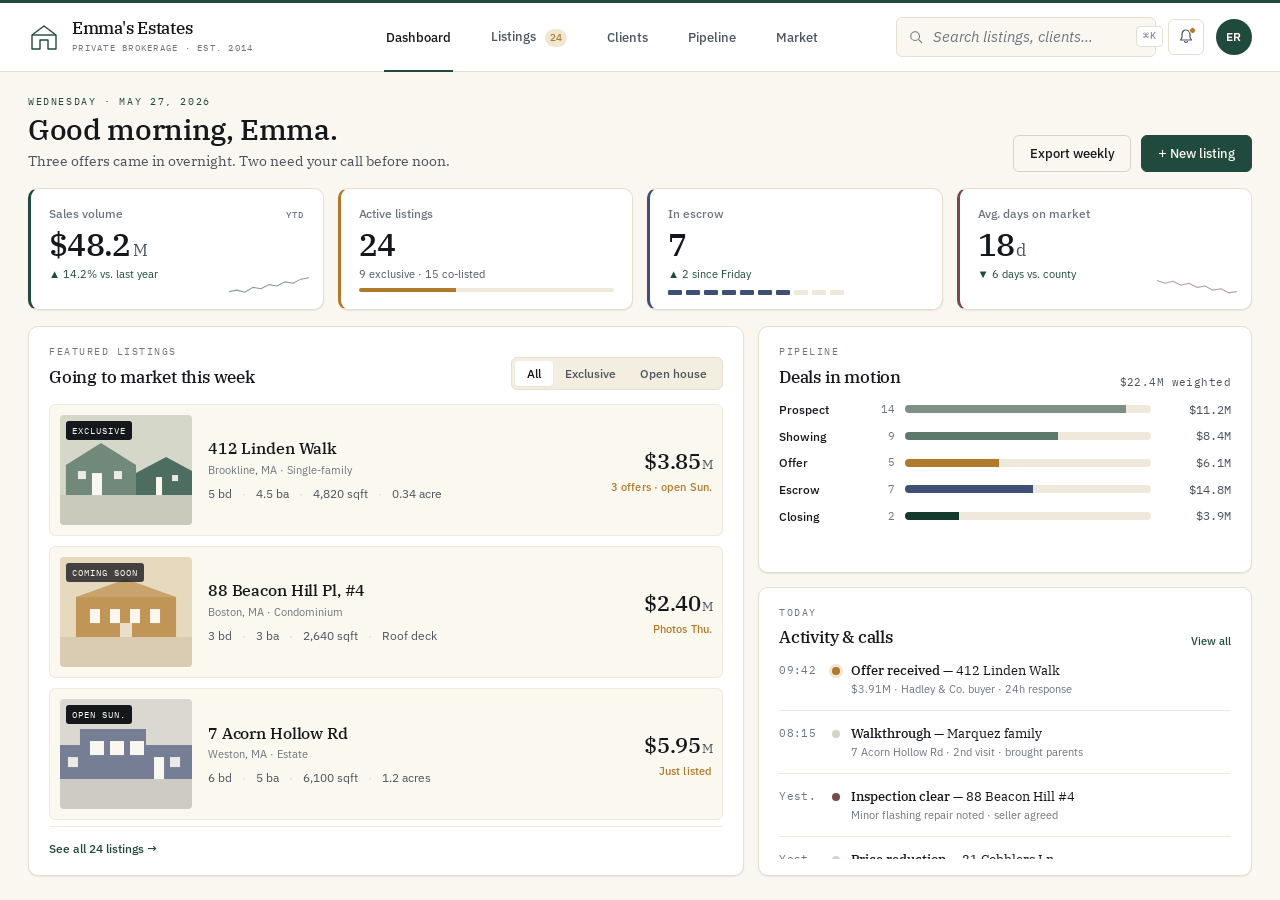
<file: for-frank-and-brittney/demo/emmas-estates/index.html>
<!doctype html>
<html lang="en">
<head>
<meta charset="utf-8" />
<meta name="viewport" content="width=device-width, initial-scale=1" />
<title>Emma's Estates — Dashboard</title>

<link rel="preconnect" href="https://fonts.googleapis.com" />
<link rel="preconnect" href="https://fonts.gstatic.com" crossorigin />
<link href="https://fonts.googleapis.com/css2?family=IBM+Plex+Sans:wght@400;500;600;700&family=IBM+Plex+Serif:ital,wght@0,400;0,500;0,600;1,400&family=IBM+Plex+Mono:wght@400;500&display=swap" rel="stylesheet" />

<link rel="stylesheet" href="styles.css" />
</head>
<body>

<div class="accent-rule"></div>

<header class="topbar" data-screen-label="Header">
  <div class="brand">
    <svg class="brand-mark" viewBox="0 0 32 32" aria-hidden="true">
      <path d="M4 28 L4 14 L16 5 L28 14 L28 28 L20 28 L20 19 L12 19 L12 28 Z" fill="none" stroke="currentColor" stroke-width="1.4" stroke-linejoin="round"/>
      <path d="M4 14 L28 14" stroke="currentColor" stroke-width="1.4"/>
    </svg>
    <div class="brand-lockup">
      <div class="brand-name">Emma's Estates</div>
      <div class="brand-tag">Private brokerage · est. 2014</div>
    </div>
  </div>

  <nav class="tabs" role="tablist" aria-label="Primary">
    <button class="tab is-active" data-tab="dashboard" role="tab">Dashboard</button>
    <button class="tab" data-tab="listings" role="tab">Listings <span class="tab-badge">24</span></button>
    <button class="tab" data-tab="clients" role="tab">Clients</button>
    <button class="tab" data-tab="pipeline" role="tab">Pipeline</button>
    <button class="tab" data-tab="market" role="tab">Market</button>
  </nav>

  <div class="topbar-right">
    <div class="search">
      <svg viewBox="0 0 16 16" aria-hidden="true"><circle cx="7" cy="7" r="5" fill="none" stroke="currentColor" stroke-width="1.2"/><path d="m11 11 3.5 3.5" stroke="currentColor" stroke-width="1.2" stroke-linecap="round"/></svg>
      <input type="text" placeholder="Search listings, clients…" aria-label="Search" />
      <span class="kbd">⌘K</span>
    </div>
    <button class="icon-btn" title="Notifications">
      <svg viewBox="0 0 16 16" aria-hidden="true"><path d="M8 1 C5.5 1 4 3 4 5.5 V8.5 L2.5 11 H13.5 L12 8.5 V5.5 C12 3 10.5 1 8 1 Z M6.5 12 C6.5 13 7.2 13.5 8 13.5 C8.8 13.5 9.5 13 9.5 12" fill="none" stroke="currentColor" stroke-width="1.2" stroke-linejoin="round"/></svg>
      <span class="dot"></span>
    </button>
    <div class="avatar" title="Emma Reyes">ER</div>
  </div>
</header>

<main class="page">

  <!-- ========================  DASHBOARD  ======================== -->
  <section class="view is-active" data-view="dashboard" data-screen-label="01 Dashboard">

    <header class="page-head">
      <div>
        <p class="kicker">Wednesday · May 27, 2026</p>
        <h1>Good morning, Emma.</h1>
        <p class="subhead">Three offers came in overnight. Two need your call before noon.</p>
      </div>
      <div class="page-head-actions">
        <button class="btn-ghost">Export weekly</button>
        <button class="btn-primary"><span class="plus">+</span>&nbsp;New listing</button>
      </div>
    </header>

    <!-- KPI row -->
    <div class="kpi-row">
      <article class="kpi">
        <p class="kpi-label">Sales volume <span class="kpi-period">YTD</span></p>
        <p class="kpi-value">$48.2<span class="kpi-unit">M</span></p>
        <p class="kpi-delta up">▲ 14.2% vs. last year</p>
        <svg class="spark" viewBox="0 0 120 32" preserveAspectRatio="none" aria-hidden="true">
          <polyline points="0,24 12,22 24,25 36,18 48,20 60,14 72,16 84,10 96,12 108,6 120,4" fill="none" stroke="currentColor" stroke-width="1.5"/>
        </svg>
      </article>

      <article class="kpi">
        <p class="kpi-label">Active listings</p>
        <p class="kpi-value">24</p>
        <p class="kpi-delta">9 exclusive · 15 co-listed</p>
        <div class="kpi-bar">
          <span style="width:38%"></span>
        </div>
      </article>

      <article class="kpi">
        <p class="kpi-label">In escrow</p>
        <p class="kpi-value">7</p>
        <p class="kpi-delta up">▲ 2 since Friday</p>
        <div class="kpi-pips">
          <span class="pip on"></span><span class="pip on"></span><span class="pip on"></span><span class="pip on"></span><span class="pip on"></span><span class="pip on"></span><span class="pip on"></span><span class="pip"></span><span class="pip"></span><span class="pip"></span>
        </div>
      </article>

      <article class="kpi">
        <p class="kpi-label">Avg. days on market</p>
        <p class="kpi-value">18<span class="kpi-unit">d</span></p>
        <p class="kpi-delta down">▼ 6 days vs. county</p>
        <svg class="spark" viewBox="0 0 120 32" preserveAspectRatio="none" aria-hidden="true">
          <polyline points="0,8 12,12 24,9 36,15 48,12 60,18 72,16 84,22 96,20 108,26 120,24" fill="none" stroke="currentColor" stroke-width="1.5"/>
        </svg>
      </article>
    </div>

    <!-- Main grid: listings left, side rail right -->
    <div class="dash-grid">

      <!-- Featured listings -->
      <section class="panel listings-panel">
        <header class="panel-head">
          <div>
            <p class="panel-kicker">Featured listings</p>
            <h2>Going to market this week</h2>
          </div>
          <div class="seg">
            <button class="seg-btn is-active">All</button>
            <button class="seg-btn">Exclusive</button>
            <button class="seg-btn">Open house</button>
          </div>
        </header>

        <ul class="listing-list">
          <li class="listing">
            <div class="listing-img" data-tone="forest">
              <svg viewBox="0 0 160 110" preserveAspectRatio="xMidYMid slice" aria-hidden="true">
                <rect width="160" height="110" fill="currentColor" opacity=".14"/>
                <path d="M20 80 L20 50 L55 28 L90 50 L90 80 Z" fill="currentColor" opacity=".55"/>
                <path d="M90 80 L90 58 L120 42 L150 58 L150 80 Z" fill="currentColor" opacity=".75"/>
                <rect x="46" y="58" width="10" height="22" fill="#FAF7F0"/>
                <rect x="32" y="56" width="8" height="8" fill="#FAF7F0" opacity=".9"/>
                <rect x="68" y="56" width="8" height="8" fill="#FAF7F0" opacity=".9"/>
                <rect x="110" y="62" width="6" height="18" fill="#FAF7F0"/>
                <rect x="126" y="60" width="6" height="6" fill="#FAF7F0" opacity=".9"/>
                <path d="M0 80 L160 80 L160 110 L0 110 Z" fill="#000" opacity=".06"/>
              </svg>
              <span class="listing-tag">Exclusive</span>
            </div>
            <div class="listing-body">
              <p class="listing-addr">412 Linden Walk</p>
              <p class="listing-sub">Brookline, MA · Single-family</p>
              <ul class="listing-meta">
                <li>5 bd</li><li>4.5 ba</li><li>4,820 sqft</li><li>0.34 acre</li>
              </ul>
            </div>
            <div class="listing-price">
              <p class="price">$3.85<span>M</span></p>
              <p class="price-sub">3 offers · open Sun.</p>
            </div>
          </li>

          <li class="listing">
            <div class="listing-img" data-tone="brass">
              <svg viewBox="0 0 160 110" preserveAspectRatio="xMidYMid slice" aria-hidden="true">
                <rect width="160" height="110" fill="currentColor" opacity=".18"/>
                <rect x="30" y="40" width="100" height="40" fill="currentColor" opacity=".7"/>
                <path d="M30 40 L80 22 L130 40 Z" fill="currentColor" opacity=".55"/>
                <rect x="44" y="52" width="10" height="14" fill="#FAF7F0"/>
                <rect x="64" y="52" width="10" height="14" fill="#FAF7F0"/>
                <rect x="84" y="52" width="10" height="14" fill="#FAF7F0"/>
                <rect x="104" y="52" width="10" height="14" fill="#FAF7F0"/>
                <rect x="74" y="66" width="12" height="14" fill="#FAF7F0" opacity=".75"/>
                <path d="M0 80 L160 80 L160 110 L0 110 Z" fill="#000" opacity=".06"/>
              </svg>
              <span class="listing-tag muted">Coming soon</span>
            </div>
            <div class="listing-body">
              <p class="listing-addr">88 Beacon Hill Pl, #4</p>
              <p class="listing-sub">Boston, MA · Condominium</p>
              <ul class="listing-meta">
                <li>3 bd</li><li>3 ba</li><li>2,640 sqft</li><li>Roof deck</li>
              </ul>
            </div>
            <div class="listing-price">
              <p class="price">$2.40<span>M</span></p>
              <p class="price-sub">Photos Thu.</p>
            </div>
          </li>

          <li class="listing">
            <div class="listing-img" data-tone="slate">
              <svg viewBox="0 0 160 110" preserveAspectRatio="xMidYMid slice" aria-hidden="true">
                <rect width="160" height="110" fill="currentColor" opacity=".14"/>
                <path d="M14 80 L14 46 L34 46 L34 30 L100 30 L100 46 L146 46 L146 80 Z" fill="currentColor" opacity=".65"/>
                <rect x="44" y="42" width="14" height="14" fill="#FAF7F0"/>
                <rect x="64" y="42" width="14" height="14" fill="#FAF7F0"/>
                <rect x="84" y="42" width="14" height="14" fill="#FAF7F0"/>
                <rect x="108" y="58" width="10" height="22" fill="#FAF7F0"/>
                <rect x="124" y="58" width="10" height="10" fill="#FAF7F0" opacity=".9"/>
                <rect x="22" y="58" width="10" height="10" fill="#FAF7F0" opacity=".9"/>
                <path d="M0 80 L160 80 L160 110 L0 110 Z" fill="#000" opacity=".06"/>
              </svg>
              <span class="listing-tag">Open Sun.</span>
            </div>
            <div class="listing-body">
              <p class="listing-addr">7 Acorn Hollow Rd</p>
              <p class="listing-sub">Weston, MA · Estate</p>
              <ul class="listing-meta">
                <li>6 bd</li><li>5 ba</li><li>6,100 sqft</li><li>1.2 acres</li>
              </ul>
            </div>
            <div class="listing-price">
              <p class="price">$5.95<span>M</span></p>
              <p class="price-sub">Just listed</p>
            </div>
          </li>
        </ul>

        <footer class="panel-foot">
          <a href="#" data-tab-link="listings">See all 24 listings →</a>
        </footer>
      </section>

      <!-- Side rail -->
      <aside class="side-rail">

        <section class="panel pipeline-panel">
          <header class="panel-head tight">
            <div>
              <p class="panel-kicker">Pipeline</p>
              <h2>Deals in motion</h2>
            </div>
            <p class="panel-meta">$22.4M weighted</p>
          </header>
          <ol class="pipeline">
            <li><span class="pipe-stage">Prospect</span><span class="pipe-count">14</span><span class="pipe-bar"><b style="width:90%"></b></span><span class="pipe-val">$11.2M</span></li>
            <li><span class="pipe-stage">Showing</span><span class="pipe-count">9</span><span class="pipe-bar"><b style="width:62%"></b></span><span class="pipe-val">$8.4M</span></li>
            <li><span class="pipe-stage">Offer</span><span class="pipe-count">5</span><span class="pipe-bar"><b style="width:38%"></b></span><span class="pipe-val">$6.1M</span></li>
            <li><span class="pipe-stage">Escrow</span><span class="pipe-count">7</span><span class="pipe-bar"><b style="width:52%"></b></span><span class="pipe-val">$14.8M</span></li>
            <li><span class="pipe-stage">Closing</span><span class="pipe-count">2</span><span class="pipe-bar"><b style="width:22%"></b></span><span class="pipe-val">$3.9M</span></li>
          </ol>
        </section>

        <section class="panel activity-panel">
          <header class="panel-head tight">
            <div>
              <p class="panel-kicker">Today</p>
              <h2>Activity &amp; calls</h2>
            </div>
            <a href="#" class="link-mini">View all</a>
          </header>
          <ul class="activity">
            <li>
              <span class="act-time">09:42</span>
              <span class="act-dot priority"></span>
              <div>
                <p><b>Offer received</b> — 412 Linden Walk</p>
                <p class="act-sub">$3.91M · Hadley &amp; Co. buyer · 24h response</p>
              </div>
            </li>
            <li>
              <span class="act-time">08:15</span>
              <span class="act-dot"></span>
              <div>
                <p><b>Walkthrough</b> — Marquez family</p>
                <p class="act-sub">7 Acorn Hollow Rd · 2nd visit · brought parents</p>
              </div>
            </li>
            <li>
              <span class="act-time">Yest.</span>
              <span class="act-dot warm"></span>
              <div>
                <p><b>Inspection clear</b> — 88 Beacon Hill #4</p>
                <p class="act-sub">Minor flashing repair noted · seller agreed</p>
              </div>
            </li>
            <li>
              <span class="act-time">Yest.</span>
              <span class="act-dot"></span>
              <div>
                <p><b>Price reduction</b> — 31 Cobblers Ln</p>
                <p class="act-sub">$1.78M → $1.69M · per seller request</p>
              </div>
            </li>
          </ul>
        </section>

      </aside>
    </div>
  </section>

  <!-- ========================  LISTINGS  ======================== -->
  <section class="view" data-view="listings" data-screen-label="02 Listings">
    <header class="page-head">
      <div>
        <p class="kicker">Inventory</p>
        <h1>All listings</h1>
        <p class="subhead">24 active · 9 exclusive · combined ask $96.4M</p>
      </div>
      <div class="page-head-actions">
        <div class="seg">
          <button class="seg-btn is-active">Grid</button>
          <button class="seg-btn">Map</button>
          <button class="seg-btn">Table</button>
        </div>
        <button class="btn-primary"><span class="plus">+</span>&nbsp;New listing</button>
      </div>
    </header>

    <div class="listings-grid">
      <!-- 8 mini cards generated below -->
    </div>
  </section>

  <!-- ========================  CLIENTS  ======================== -->
  <section class="view" data-view="clients" data-screen-label="03 Clients">
    <header class="page-head">
      <div>
        <p class="kicker">Roster</p>
        <h1>Clients &amp; prospects</h1>
        <p class="subhead">142 active relationships · 38 in motion this quarter</p>
      </div>
      <div class="page-head-actions">
        <button class="btn-ghost">Filter</button>
        <button class="btn-primary"><span class="plus">+</span>&nbsp;Add client</button>
      </div>
    </header>

    <div class="clients-wrap">
      <table class="clients-table">
        <thead>
          <tr><th>Client</th><th>Stage</th><th>Property focus</th><th>Budget</th><th>Last touch</th><th>Next step</th></tr>
        </thead>
        <tbody>
          <tr><td><div class="who"><span class="who-av">MH</span><div><b>Marquez &amp; Hill</b><span>Buyers · Weston, Wellesley</span></div></div></td><td><span class="stage-pill st-show">Showing</span></td><td>Single-family, 5+ bd</td><td>$4.5–6.2M</td><td>Yesterday</td><td>Walkthrough Sat 11am</td></tr>
          <tr><td><div class="who"><span class="who-av">RC</span><div><b>Renate Chen</b><span>Seller · Brookline</span></div></div></td><td><span class="stage-pill st-offer">Offer</span></td><td>412 Linden Walk</td><td>$3.85M ask</td><td>2h ago</td><td>Counter draft by noon</td></tr>
          <tr><td><div class="who"><span class="who-av">AB</span><div><b>Adeyemi-Brooks</b><span>Buyers · Boston core</span></div></div></td><td><span class="stage-pill st-esc">Escrow</span></td><td>88 Beacon Hill #4</td><td>$2.4M</td><td>Yesterday</td><td>Appraisal Tue</td></tr>
          <tr><td><div class="who"><span class="who-av">TK</span><div><b>Tomás Kowalski</b><span>Seller · Cambridge</span></div></div></td><td><span class="stage-pill st-prep">Prep</span></td><td>Townhouse, 3 bd</td><td>$1.95M target</td><td>4 days</td><td>Stager visit Thu</td></tr>
          <tr><td><div class="who"><span class="who-av">PS</span><div><b>Priya Sundararajan</b><span>Buyer · Weston only</span></div></div></td><td><span class="stage-pill st-prosp">Prospect</span></td><td>Estate, 1+ acre</td><td>$5–8M</td><td>Last week</td><td>Send 3 comps</td></tr>
          <tr><td><div class="who"><span class="who-av">JV</span><div><b>Jules Vermette</b><span>Buyer · pied-à-terre</span></div></div></td><td><span class="stage-pill st-prosp">Prospect</span></td><td>Condo, Back Bay</td><td>$1.2–1.6M</td><td>3 days</td><td>Coffee Mon</td></tr>
          <tr><td><div class="who"><span class="who-av">DM</span><div><b>Delia &amp; Marco</b><span>Sellers · Newton</span></div></div></td><td><span class="stage-pill st-clos">Closing</span></td><td>14 Hawthorn Rd</td><td>$2.65M</td><td>Today</td><td>Walkthrough Fri</td></tr>
          <tr><td><div class="who"><span class="who-av">SO</span><div><b>Sloane Okafor</b><span>Buyer · investment</span></div></div></td><td><span class="stage-pill st-show">Showing</span></td><td>Two-family, North End</td><td>$1.1–1.4M</td><td>Yesterday</td><td>Showing Wed</td></tr>
        </tbody>
      </table>
    </div>
  </section>

  <!-- ========================  PIPELINE  ======================== -->
  <section class="view" data-view="pipeline" data-screen-label="04 Pipeline">
    <header class="page-head">
      <div>
        <p class="kicker">Q2 · 2026</p>
        <h1>Deal pipeline</h1>
        <p class="subhead">$44.4M total · $22.4M weighted by stage probability</p>
      </div>
      <div class="page-head-actions">
        <div class="seg">
          <button class="seg-btn is-active">Board</button>
          <button class="seg-btn">Timeline</button>
        </div>
      </div>
    </header>

    <div class="kanban">
      <div class="kcol">
        <header><span>Prospect</span><span class="kcount">14</span></header>
        <div class="kcard"><p class="kc-addr">Priya S.</p><p class="kc-sub">$5–8M · Weston estate</p><p class="kc-val">$6.5M est.</p></div>
        <div class="kcard"><p class="kc-addr">Jules V.</p><p class="kc-sub">$1.2–1.6M · Back Bay</p><p class="kc-val">$1.4M est.</p></div>
        <div class="kcard kc-ghost">+ 12 more</div>
      </div>
      <div class="kcol">
        <header><span>Showing</span><span class="kcount">9</span></header>
        <div class="kcard"><p class="kc-addr">7 Acorn Hollow</p><p class="kc-sub">Marquez · 2nd visit Sat</p><p class="kc-val">$5.95M</p></div>
        <div class="kcard"><p class="kc-addr">2-fam North End</p><p class="kc-sub">Okafor · Wed 5pm</p><p class="kc-val">$1.25M</p></div>
        <div class="kcard kc-ghost">+ 7 more</div>
      </div>
      <div class="kcol">
        <header><span>Offer</span><span class="kcount">5</span></header>
        <div class="kcard hot"><p class="kc-addr">412 Linden Walk</p><p class="kc-sub">3 offers · respond by noon</p><p class="kc-val">$3.91M top</p></div>
        <div class="kcard"><p class="kc-addr">31 Cobblers Ln</p><p class="kc-sub">Counter sent · 24h</p><p class="kc-val">$1.69M</p></div>
        <div class="kcard kc-ghost">+ 3 more</div>
      </div>
      <div class="kcol">
        <header><span>Escrow</span><span class="kcount">7</span></header>
        <div class="kcard"><p class="kc-addr">88 Beacon Hill #4</p><p class="kc-sub">Appraisal Tue · clear</p><p class="kc-val">$2.40M</p></div>
        <div class="kcard"><p class="kc-addr">14 Hawthorn Rd</p><p class="kc-sub">Walkthrough Fri</p><p class="kc-val">$2.65M</p></div>
        <div class="kcard kc-ghost">+ 5 more</div>
      </div>
      <div class="kcol">
        <header><span>Closing</span><span class="kcount">2</span></header>
        <div class="kcard close"><p class="kc-addr">19 Fairway Cir</p><p class="kc-sub">Closes Thu 2pm</p><p class="kc-val">$2.10M</p></div>
        <div class="kcard close"><p class="kc-addr">6 Mill Pond</p><p class="kc-sub">Closes next Tue</p><p class="kc-val">$1.78M</p></div>
      </div>
    </div>
  </section>

  <!-- ========================  MARKET  ======================== -->
  <section class="view" data-view="market" data-screen-label="05 Market">
    <header class="page-head">
      <div>
        <p class="kicker">Greater Boston · Last 90 days</p>
        <h1>Market intelligence</h1>
        <p class="subhead">Tracked across 14 ZIP codes — your trade area.</p>
      </div>
      <div class="page-head-actions">
        <div class="seg">
          <button class="seg-btn">30d</button>
          <button class="seg-btn is-active">90d</button>
          <button class="seg-btn">YTD</button>
        </div>
      </div>
    </header>

    <div class="market-grid">
      <section class="panel chart-panel">
        <header class="panel-head tight">
          <div><p class="panel-kicker">Median sold price</p><h2>$1.84M <span class="trend up">▲ 6.2%</span></h2></div>
          <p class="panel-meta">vs. prior 90 days</p>
        </header>
        <svg class="chart" viewBox="0 0 600 220" preserveAspectRatio="none" aria-hidden="true">
          <g class="grid"><line x1="0" y1="40" x2="600" y2="40"/><line x1="0" y1="100" x2="600" y2="100"/><line x1="0" y1="160" x2="600" y2="160"/></g>
          <path d="M0 180 L60 170 L120 174 L180 150 L240 158 L300 130 L360 122 L420 110 L480 96 L540 88 L600 70 L600 220 L0 220 Z" class="area"/>
          <polyline points="0,180 60,170 120,174 180,150 240,158 300,130 360,122 420,110 480,96 540,88 600,70" class="line"/>
          <g class="dots"><circle cx="0" cy="180" r="3"/><circle cx="120" cy="174" r="3"/><circle cx="240" cy="158" r="3"/><circle cx="360" cy="122" r="3"/><circle cx="480" cy="96" r="3"/><circle cx="600" cy="70" r="3"/></g>
        </svg>
        <ul class="x-axis"><li>Mar</li><li>Apr</li><li>May</li><li>Jun</li><li>Jul</li><li>Aug</li></ul>
      </section>

      <section class="panel zip-panel">
        <header class="panel-head tight"><div><p class="panel-kicker">By ZIP code</p><h2>Hot &amp; cool</h2></div></header>
        <ul class="zip-list">
          <li><span class="zip-code">02445</span><span class="zip-name">Brookline</span><span class="zip-bar"><b style="width:88%"></b></span><span class="zip-val up">+11.4%</span></li>
          <li><span class="zip-code">02493</span><span class="zip-name">Weston</span><span class="zip-bar"><b style="width:72%"></b></span><span class="zip-val up">+8.1%</span></li>
          <li><span class="zip-code">02108</span><span class="zip-name">Beacon Hill</span><span class="zip-bar"><b style="width:58%"></b></span><span class="zip-val up">+5.0%</span></li>
          <li><span class="zip-code">02138</span><span class="zip-name">Cambridge</span><span class="zip-bar"><b style="width:46%"></b></span><span class="zip-val up">+2.9%</span></li>
          <li><span class="zip-code">02465</span><span class="zip-name">West Newton</span><span class="zip-bar"><b style="width:30%" data-neg></b></span><span class="zip-val down">−1.6%</span></li>
        </ul>
      </section>

      <section class="panel inv-panel">
        <header class="panel-head tight"><div><p class="panel-kicker">Inventory</p><h2>Months of supply</h2></div></header>
        <div class="big-stat">
          <p class="big-num">2.1<span>mo</span></p>
          <p class="big-sub">Seller's market — under 4mo</p>
        </div>
        <ul class="ladder">
          <li><b>0–2 mo</b><span class="ld-bar ld-hot"><i style="width:100%"></i></span><span>Sellers</span></li>
          <li><b>2–4 mo</b><span class="ld-bar"><i style="width:55%"></i></span><span>Balanced ↑</span></li>
          <li><b>4–6 mo</b><span class="ld-bar"><i style="width:18%"></i></span><span>Balanced ↓</span></li>
          <li><b>6+ mo</b><span class="ld-bar ld-cool"><i style="width:6%"></i></span><span>Buyers</span></li>
        </ul>
      </section>

      <section class="panel note-panel">
        <header class="panel-head tight"><div><p class="panel-kicker">Note for the week</p><h2>What we're watching</h2></div></header>
        <p class="note-body">Inventory in the $3–5M tier has tightened sharply since March — three of our six expected listings in Weston and Wellesley have re-priced upward before going live. Expect a competitive Sunday for 7 Acorn Hollow.</p>
        <p class="note-sign">— E.R.</p>
      </section>
    </div>
  </section>

</main>

<script src="app.js"></script>

</body>
</html>
</file>
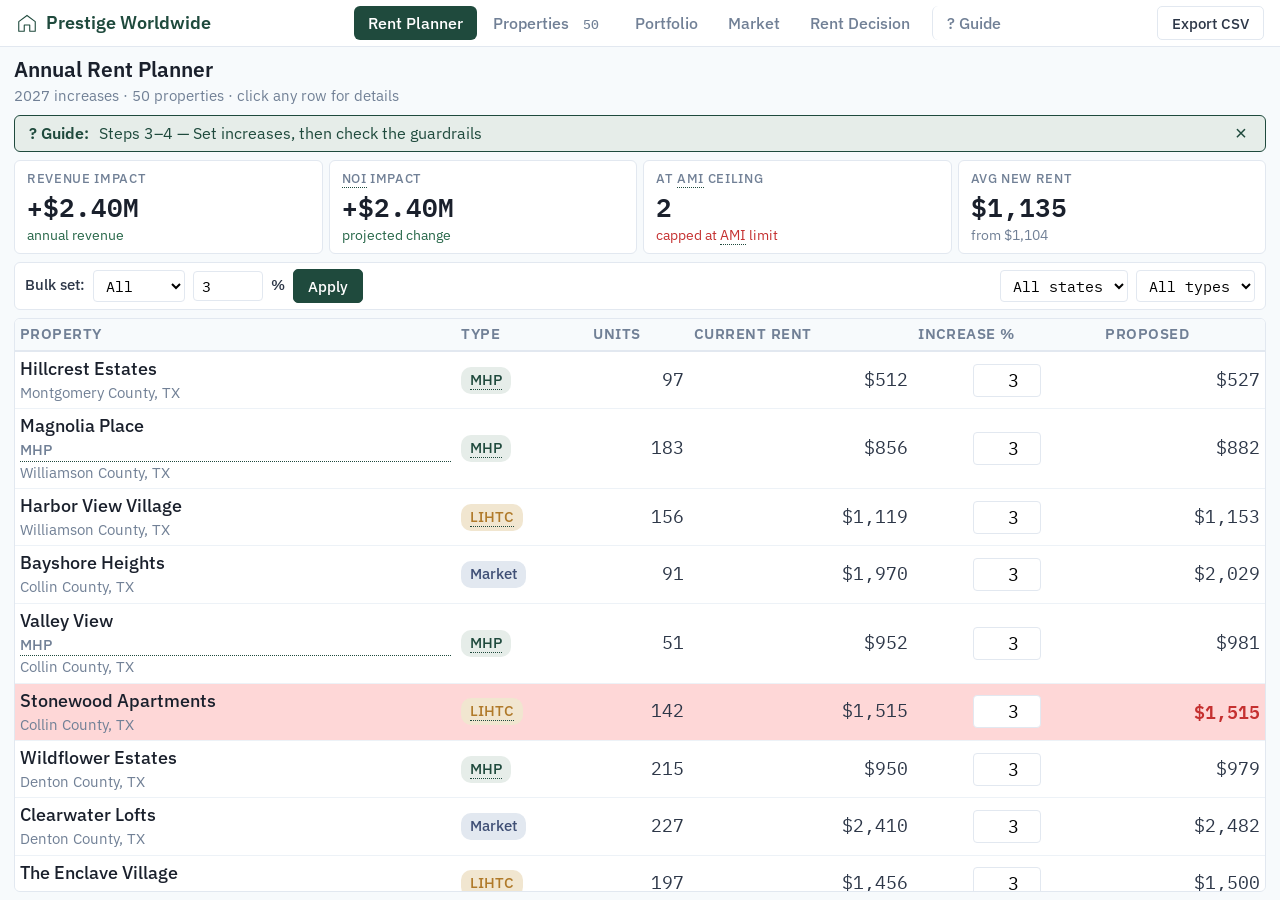
<file: for-frank-and-brittney/demo/v2/index.html>
<!doctype html>
<html lang="en">
<head>
<meta charset="utf-8"/>
<meta name="viewport" content="width=device-width,initial-scale=1"/>
<title>Portfolio Manager</title>
<link href="https://fonts.googleapis.com/css2?family=IBM+Plex+Sans:wght@400;500;600;700&family=IBM+Plex+Mono:wght@400;500&display=swap" rel="stylesheet"/>
<script src="https://cdn.plot.ly/plotly-2.35.2.min.js"></script>
<style>
:root {
  --accent:#1F4A3D;--accent-light:#E6EDE9;--brass:#B07A2A;--brass-light:#F1E6D0;
  --slate:#3F4F75;--red:#C53030;--red-light:#FED7D7;--green:#276749;--green-light:#C6F6D5;
  --ink:#1A202C;--text:#2D3748;--muted:#718096;--border:#E2E8F0;--border-light:#EDF2F7;
  --bg:#F7FAFC;--card:#FFFFFF;
  --sans:"IBM Plex Sans","Helvetica Neue",Arial,sans-serif;
  --mono:"IBM Plex Mono","SF Mono",Menlo,monospace;
}
*{box-sizing:border-box;margin:0;padding:0}
html,body{height:100vh;overflow:hidden;background:var(--bg);color:var(--text);font-family:var(--sans);font-size:17px;line-height:1.4}
body{display:flex;flex-direction:column}

.topbar{flex:0 0 auto;display:flex;align-items:center;justify-content:space-between;padding:6px 16px;background:var(--card);border-bottom:1px solid var(--border);gap:12px}
.brand{font-weight:600;font-size:1.05rem;color:var(--accent);display:flex;align-items:center;gap:8px}
.brand svg{width:22px;height:22px}
.tabs{display:flex;gap:2px}
.tab{appearance:none;border:0;background:transparent;font-family:var(--sans);font-size:0.93rem;font-weight:500;color:var(--muted);padding:7px 14px;border-radius:6px;cursor:pointer}
.tab:hover{background:var(--bg);color:var(--text)}
.tab.is-active{background:var(--accent);color:#fff}
.tab-badge{font-family:var(--mono);font-size:0.75rem;background:rgba(255,255,255,.25);padding:1px 6px;border-radius:8px;margin-left:4px}
.topbar-right{display:flex;gap:8px;align-items:center}
.btn{appearance:none;border:1px solid var(--border);background:var(--card);font-family:var(--sans);font-size:0.9rem;font-weight:500;padding:6px 14px;border-radius:5px;cursor:pointer;color:var(--text)}
.btn:hover{border-color:var(--accent);color:var(--accent)}
.btn-primary{background:var(--accent);color:#fff;border-color:var(--accent)}
.btn-primary:hover{background:#143A2E}

.page{flex:1;min-height:0;position:relative}
.view{display:none;height:100%;flex-direction:column;padding:8px 14px;gap:8px;overflow-y:auto}
.view.is-active{display:flex}
.page-head{flex:0 0 auto;display:flex;justify-content:space-between;align-items:flex-end;gap:16px}
.page-head h1{font-size:1.25rem;font-weight:600;color:var(--ink)}
.page-head .sub{font-size:0.88rem;color:var(--muted);margin-top:1px}

.kpi-strip{display:grid;grid-template-columns:repeat(4,1fr);gap:6px;flex:0 0 auto}
.kpi{background:var(--card);border:1px solid var(--border);border-radius:6px;padding:8px 12px}
.kpi-label{font-size:0.78rem;font-weight:500;color:var(--muted);text-transform:uppercase;letter-spacing:0.05em}
.kpi-val{font-family:var(--mono);font-size:1.5rem;font-weight:600;color:var(--ink);margin:2px 0 1px}
.kpi-note{font-size:0.8rem;color:var(--muted)}
.kpi-note.up{color:var(--green)}.kpi-note.down{color:var(--red)}

.bulk-bar{display:flex;gap:8px;align-items:center;flex:0 0 auto;padding:6px 10px;background:var(--card);border:1px solid var(--border);border-radius:6px;flex-wrap:wrap}
.bulk-bar label{font-size:0.88rem;font-weight:500;color:var(--text)}
.bulk-bar select,.bulk-bar input[type="number"]{font-family:var(--mono);font-size:0.9rem;padding:4px 8px;border:1px solid var(--border);border-radius:4px;background:var(--card)}
.bulk-bar input[type="number"]{width:70px}

.table-wrap{flex:1;min-height:0;overflow:auto;background:var(--card);border:1px solid var(--border);border-radius:6px}
table{width:100%;border-collapse:collapse;font-size:1.05rem}
thead th{position:sticky;top:0;background:var(--bg);border-bottom:2px solid var(--border);padding:5px 5px;text-align:left;font-weight:600;font-size:0.88rem;text-transform:uppercase;letter-spacing:0.03em;color:var(--muted);white-space:nowrap;z-index:2}
tbody td{padding:5px 5px;border-bottom:1px solid var(--border-light);vertical-align:middle}
tbody tr{cursor:pointer}
tbody tr:hover{background:var(--accent-light)}
.c-name b{display:block;font-weight:500;font-size:1.05rem;color:var(--ink)}
.c-name span{display:block;font-size:0.9rem;color:var(--muted)}
.c-num{text-align:right;font-family:var(--mono);font-variant-numeric:tabular-nums}
.c-money{text-align:right;font-family:var(--mono);font-variant-numeric:tabular-nums}
.c-edit{text-align:center}
.inc-input{width:68px;font-family:var(--mono);font-size:1.05rem;padding:4px 6px;border:1px solid var(--border);border-radius:4px;text-align:right;background:var(--card)}
.inc-input:focus{outline:2px solid var(--accent);border-color:var(--accent)}
.pill{display:inline-block;font-size:0.88rem;font-weight:500;padding:3px 9px;border-radius:10px}
.pill-mhp_lot{background:var(--accent-light);color:var(--accent)}
.pill-lihtc_apartment{background:var(--brass-light);color:var(--brass)}
.pill-market_apartment{background:#E2E8F0;color:var(--slate)}
tr.at-ceiling td{background:var(--red-light)}
tr.at-ceiling .c-proposed{color:var(--red);font-weight:600}

.filter-bar{display:flex;gap:8px;align-items:center;flex:0 0 auto}
.filter-bar select{font-size:0.9rem;padding:5px 8px;border:1px solid var(--border);border-radius:5px}

.chart-row{display:grid;grid-template-columns:1fr 1fr;gap:8px;flex:0 0 auto}
.chart-panel{background:var(--card);border:1px solid var(--border);border-radius:6px;padding:10px}
.chart-panel h3{font-size:0.92rem;font-weight:600;margin-bottom:6px}

/* ── Glossary tooltips ── */
.term{border-bottom:1.5px dotted var(--accent);cursor:help;position:relative;font-weight:inherit;color:inherit}
.term:hover{border-bottom-style:solid;color:var(--accent)}
.glossary-tip{display:none;position:fixed;z-index:300;background:var(--card);border:1px solid var(--border);border-left:3px solid var(--accent);border-radius:6px;box-shadow:0 8px 30px rgba(0,0,0,.15);padding:14px 18px;width:340px;max-width:calc(100vw - 32px)}
.glossary-tip.show{display:block}
.glossary-tip .gt-title{font-family:var(--mono);font-size:0.88rem;font-weight:600;color:var(--accent);letter-spacing:0.03em;text-transform:uppercase;margin-bottom:4px}
.glossary-tip .gt-full{font-size:1.05rem;font-weight:600;color:var(--ink);margin-bottom:6px}
.glossary-tip .gt-body{font-size:0.95rem;line-height:1.5;color:var(--text)}
.glossary-tip .gt-close{position:absolute;top:8px;right:10px;appearance:none;border:0;background:transparent;font-size:1.3rem;color:var(--muted);cursor:pointer;line-height:1}
.glossary-tip .gt-close:hover{color:var(--ink)}

/* ── Guide ── */
[data-view="guide"] > div{display:flex;flex-direction:column;align-items:stretch}
.guide-intro{margin-bottom:20px;font-size:1.15rem;line-height:1.7;color:var(--text)}
.guide-intro p{margin-bottom:12px}
.guide-step{display:flex;gap:18px;margin-bottom:20px;background:var(--card);border:1px solid var(--border);border-radius:8px;padding:18px 22px;border-top:3px solid var(--accent)}
.guide-step:nth-child(even){background:#F9F9F7}
.step-num{flex:0 0 52px;height:52px;background:var(--accent);color:#fff;border-radius:50%;display:flex;align-items:center;justify-content:center;font-family:var(--mono);font-size:1.3rem;font-weight:700;margin-top:2px}
.step-content{flex:1 1 0%;min-width:0}
.step-content h3{font-size:1.2rem;font-weight:600;color:var(--ink);margin-bottom:4px}
.step-tab{font-family:var(--mono);font-size:0.88rem;color:var(--accent);background:var(--accent-light);display:inline-block;padding:3px 10px;border-radius:4px;margin-bottom:8px;cursor:pointer;text-decoration:none;border:1px solid transparent}
.step-tab:hover{border-color:var(--accent);text-decoration:underline}
.step-content p{font-size:1.1rem;line-height:1.65;color:var(--text);margin-bottom:10px}
.step-content em{color:var(--muted);font-style:italic}
.guide-list{margin:6px 0 12px 22px;font-size:1.1rem;line-height:1.65;color:var(--text)}
.guide-list li{margin-bottom:8px}
.guide-note{background:var(--accent-light);border:1px solid var(--accent);border-radius:8px;padding:18px 22px;margin-top:12px}
.guide-note h3{font-size:1.05rem;font-weight:600;color:var(--accent);margin-bottom:6px}
.guide-note p{font-size:1.05rem;line-height:1.6;color:var(--text);margin-bottom:8px}
/* Context banners on workflow tabs */
.ctx-banner{flex:0 0 auto;display:flex;align-items:center;gap:10px;padding:6px 14px;background:var(--accent-light);border:1px solid var(--accent);border-radius:6px;font-size:0.95rem;color:var(--accent)}
.ctx-banner b{font-weight:600}
.ctx-banner .ctx-close{appearance:none;border:0;background:transparent;font-size:1.2rem;color:var(--accent);cursor:pointer;margin-left:auto;padding:0 4px}
.ctx-banner .ctx-close:hover{color:var(--ink)}

/* ── Property grid cards ── */
.view-toggle{display:inline-flex;background:var(--bg);border:1px solid var(--border);border-radius:6px;padding:2px;margin-right:8px}
.view-toggle button{appearance:none;border:0;background:transparent;font-family:var(--sans);font-size:0.88rem;font-weight:500;color:var(--muted);padding:5px 12px;border-radius:4px;cursor:pointer}
.view-toggle button.is-active{background:var(--accent);color:#fff}
.prop-grid{display:none;flex:1;min-height:0;overflow-y:auto;gap:10px}
.prop-grid.show{display:grid;grid-template-columns:repeat(auto-fill,minmax(280px,1fr))}
.table-wrap.hide{display:none}
.pcard{background:var(--card);border:1px solid var(--border);border-radius:8px;overflow:hidden;cursor:pointer;transition:border-color .12s}
.pcard:hover{border-color:var(--accent)}
.pcard-img{height:100px;background:var(--bg);display:flex;align-items:center;justify-content:center;position:relative}
.pcard-img svg{width:100%;height:100%;display:block}
.pcard-img .pcard-tag{position:absolute;top:6px;left:6px;font-family:var(--mono);font-size:0.72rem;letter-spacing:0.08em;text-transform:uppercase;padding:2px 7px;border-radius:3px}
.pcard-tag.t-mhp{background:var(--accent);color:#fff}
.pcard-tag.t-lihtc{background:var(--brass);color:#fff}
.pcard-tag.t-market{background:var(--slate);color:#fff}
.pcard-body{padding:10px 12px}
.pcard-name{font-size:1.05rem;font-weight:600;color:var(--ink)}
.pcard-loc{font-size:0.88rem;color:var(--muted);margin-top:1px}
.pcard-stats{display:flex;justify-content:space-between;margin-top:8px;padding-top:8px;border-top:1px solid var(--border-light)}
.pcard-stat{text-align:center}
.pcard-stat .ps-val{font-family:var(--mono);font-size:1rem;font-weight:600;color:var(--ink)}
.pcard-stat .ps-label{font-size:0.75rem;color:var(--muted)}

/* ── Decision tool ── */
.dec-row{display:flex;justify-content:space-between;align-items:center;padding:5px 0;border-bottom:1px solid var(--border-light);font-size:1rem}
.dec-row:last-child{border-bottom:0}
.dec-row span:first-child{color:var(--muted);font-size:0.95rem}
.dec-val{font-family:var(--mono);font-weight:500;font-size:1.05rem;color:var(--ink)}
.dec-val.warn{color:var(--red);font-weight:700}
.dec-input{font-family:var(--mono);font-size:0.95rem;width:100px;padding:3px 6px;border:1px solid var(--border);border-radius:4px;text-align:right;background:var(--card)}
.dec-input:focus{outline:2px solid var(--accent);border-color:var(--accent)}

/* ── Easter egg ── */
.egg-overlay{display:none;position:fixed;inset:0;background:rgba(0,0,0,.6);z-index:200;align-items:center;justify-content:center}
.egg-overlay.open{display:flex}
.egg{background:#000;border-radius:12px;box-shadow:0 24px 80px rgba(0,0,0,.5);max-width:560px;text-align:center;overflow:hidden}
.egg img{width:100%;display:block}
.egg-caption{padding:16px 20px;color:#fff;font-family:var(--sans);font-size:1.1rem;font-weight:600;letter-spacing:0.02em}
.egg-caption span{display:block;font-size:0.85rem;font-weight:400;color:#aaa;margin-top:4px;font-style:italic}

/* ── Modal ── */
.modal-overlay{display:none;position:fixed;inset:0;background:rgba(0,0,0,.35);z-index:100;align-items:center;justify-content:center}
.modal-overlay.open{display:flex}
.modal{background:var(--card);border-radius:10px;box-shadow:0 20px 60px rgba(0,0,0,.2);width:680px;max-width:calc(100vw - 24px);max-height:88vh;overflow-y:auto;padding:0}
.modal-header{display:flex;justify-content:space-between;align-items:flex-start;padding:20px 28px 16px;border-bottom:1px solid var(--border)}
.modal-header h2{font-size:1.55rem;font-weight:600;color:var(--ink)}
.modal-header .modal-sub{font-size:1.1rem;color:var(--muted);margin-top:3px}
.modal-close{appearance:none;border:0;background:transparent;font-size:2rem;color:var(--muted);cursor:pointer;padding:0 4px;line-height:1}
.modal-close:hover{color:var(--ink)}
.modal-body{padding:22px 28px}
.detail-grid{display:grid;grid-template-columns:1fr 1fr;gap:2px 24px}
.detail-row{display:flex;justify-content:space-between;padding:9px 0;border-bottom:1px solid var(--border-light)}
.detail-row:last-child{border-bottom:0}
.detail-label{font-size:1.08rem;color:var(--muted)}
.detail-value{font-family:var(--mono);font-size:1.15rem;font-weight:500;color:var(--ink)}
.detail-value.warn{color:var(--red);font-weight:600}
.detail-section{font-size:0.95rem;font-weight:600;text-transform:uppercase;letter-spacing:0.05em;color:var(--accent);padding:14px 0 6px;grid-column:span 2;border-bottom:2px solid var(--accent-light)}

@media print {
  .topbar,.bulk-bar,.filter-bar,.c-edit,.inc-input,.modal-overlay {display:none!important}
  .view{display:flex!important;overflow:visible!important;page-break-after:always}
  table{font-size:11px}
}
</style>
</head>
<body>

<!-- Easter egg -->
<div class="egg-overlay" id="easter-egg" onclick="if(event.target===this)this.classList.remove('open')">
  <div class="egg">
    <svg viewBox="0 0 560 320" style="width:100%;display:block;background:#1a1a2e">
      <rect width="560" height="320" fill="#1a1a2e"/>
      <text x="280" y="80" text-anchor="middle" font-family="Georgia,serif" font-size="18" fill="#C9A84C" letter-spacing="6" font-weight="400">P R E S T I G E</text>
      <text x="280" y="120" text-anchor="middle" font-family="Georgia,serif" font-size="32" fill="#fff" font-weight="700" letter-spacing="3">WORLDWIDE</text>
      <line x1="180" y1="135" x2="380" y2="135" stroke="#C9A84C" stroke-width="1"/>
      <text x="280" y="160" text-anchor="middle" font-family="sans-serif" font-size="11" fill="#888" letter-spacing="2">INVESTORS?  POSSIBLY YOU.</text>
      <g transform="translate(200,180)">
        <circle cx="40" cy="30" r="22" fill="#C9A84C" opacity=".15"/>
        <circle cx="40" cy="20" r="10" fill="none" stroke="#C9A84C" stroke-width="1.5"/>
        <path d="M28 35 Q40 50 52 35" fill="none" stroke="#C9A84C" stroke-width="1.5"/>
      </g>
      <g transform="translate(280,180)">
        <circle cx="40" cy="30" r="22" fill="#C9A84C" opacity=".15"/>
        <circle cx="40" cy="20" r="10" fill="none" stroke="#C9A84C" stroke-width="1.5"/>
        <path d="M28 35 Q40 50 52 35" fill="none" stroke="#C9A84C" stroke-width="1.5"/>
      </g>
      <text x="280" y="245" text-anchor="middle" font-family="sans-serif" font-size="13" fill="#C9A84C" font-style="italic">"Did we just become best friends?"</text>
      <text x="280" y="268" text-anchor="middle" font-family="sans-serif" font-size="13" fill="#fff">"YEP."</text>
      <text x="280" y="305" text-anchor="middle" font-family="sans-serif" font-size="9" fill="#555" letter-spacing="1">THE FIRST WORD IN ENTERTAINMENT.  ALSO PROPERTY MANAGEMENT.</text>
    </svg>
    <div class="egg-caption">
      Prestige Worldwide
      <span>The first word in entertainment. Est. the garage.</span>
    </div>
  </div>
</div>

<header class="topbar">
  <div class="brand" onclick="document.getElementById('easter-egg').classList.add('open')" style="cursor:pointer" title="Did we just become best friends?">
    <svg viewBox="0 0 32 32"><path d="M4 28 L4 14 L16 5 L28 14 L28 28 L20 28 L20 19 L12 19 L12 28 Z" fill="none" stroke="currentColor" stroke-width="1.6" stroke-linejoin="round"/></svg>
    Prestige Worldwide
  </div>
  <nav class="tabs">
    <button class="tab is-active" data-tab="planner">Rent Planner</button>
    <button class="tab" data-tab="properties">Properties <span class="tab-badge">50</span></button>
    <button class="tab" data-tab="portfolio">Portfolio</button>
    <button class="tab" data-tab="market">Market</button>
    <button class="tab" data-tab="decide">Rent Decision</button>
    <button class="tab" data-tab="guide" style="border-left:1px solid var(--border);margin-left:6px;padding-left:14px">? Guide</button>
  </nav>
  <div class="topbar-right">
    <button class="btn" onclick="exportCSV()">Export CSV</button>
  </div>
</header>

<!-- Detail modal -->
<div class="modal-overlay" id="modal" onclick="if(event.target===this)closeModal()">
  <div class="modal">
    <div class="modal-header">
      <div><h2 id="m-name"></h2><p class="modal-sub" id="m-location"></p></div>
      <button class="modal-close" onclick="closeModal()">&times;</button>
    </div>
    <div class="modal-body">
      <div class="detail-grid">
        <div class="detail-section">Property</div>
        <div class="detail-row"><span class="detail-label">Type</span><span class="detail-value" id="m-type"></span></div>
        <div class="detail-row"><span class="detail-label">Units</span><span class="detail-value" id="m-units"></span></div>
        <div class="detail-row"><span class="detail-label">Occupancy</span><span class="detail-value" id="m-occ"></span></div>
        <div class="detail-row"><span class="detail-label">Year acquired</span><span class="detail-value" id="m-year"></span></div>

        <div class="detail-section">Rent</div>
        <div class="detail-row"><span class="detail-label">Current rent</span><span class="detail-value" id="m-rent"></span></div>
        <div class="detail-row"><span class="detail-label">FMR 2BR (market comp)</span><span class="detail-value" id="m-fmr"></span></div>
        <div class="detail-row"><span class="detail-label">AMI ceiling</span><span class="detail-value" id="m-ceil"></span></div>
        <div class="detail-row"><span class="detail-label">Headroom to ceiling</span><span class="detail-value" id="m-headroom"></span></div>

        <div class="detail-section">Expenses (per unit/mo)</div>
        <div class="detail-row"><span class="detail-label">Insurance</span><span class="detail-value" id="m-ins"></span></div>
        <div class="detail-row"><span class="detail-label">Taxes</span><span class="detail-value" id="m-tax"></span></div>
        <div class="detail-row"><span class="detail-label">Maintenance</span><span class="detail-value" id="m-maint"></span></div>
        <div class="detail-row"><span class="detail-label">Management</span><span class="detail-value" id="m-mgmt"></span></div>
        <div class="detail-row"><span class="detail-label"><b>Total OpEx</b></span><span class="detail-value" id="m-opex"></span></div>

        <div class="detail-section">Financials (annual)</div>
        <div class="detail-row"><span class="detail-label">Revenue</span><span class="detail-value" id="m-rev"></span></div>
        <div class="detail-row"><span class="detail-label">NOI</span><span class="detail-value" id="m-noi"></span></div>
        <div class="detail-row"><span class="detail-label">Debt service</span><span class="detail-value" id="m-ds"></span></div>
        <div class="detail-row"><span class="detail-label">Cash flow</span><span class="detail-value" id="m-cf"></span></div>
        <div class="detail-row"><span class="detail-label">DSCR</span><span class="detail-value" id="m-dscr"></span></div>
        <div class="detail-row"><span class="detail-label">Cash-on-cash</span><span class="detail-value" id="m-coc"></span></div>
        <div class="detail-row"><span class="detail-label">Acquisition price</span><span class="detail-value" id="m-acq"></span></div>
      </div>
    </div>
  </div>
</div>

<main class="page">

<!-- ==================== RENT PLANNER ==================== -->
<section class="view is-active" data-view="planner">
  <header class="page-head">
    <div>
      <h1>Annual Rent Planner</h1>
      <p class="sub">2027 increases · 50 properties · click any row for details</p>
    </div>
  </header>
  <div class="kpi-strip">
    <div class="kpi"><p class="kpi-label">Revenue impact</p><p class="kpi-val" id="kpi-rev-delta">—</p><p class="kpi-note" id="kpi-rev-note"></p></div>
    <div class="kpi"><p class="kpi-label">NOI impact</p><p class="kpi-val" id="kpi-noi-delta">—</p><p class="kpi-note" id="kpi-noi-note"></p></div>
    <div class="kpi"><p class="kpi-label">At AMI ceiling</p><p class="kpi-val" id="kpi-ceiling">—</p><p class="kpi-note" id="kpi-ceil-note"></p></div>
    <div class="kpi"><p class="kpi-label">Avg new rent</p><p class="kpi-val" id="kpi-new-rent">—</p><p class="kpi-note" id="kpi-rent-note"></p></div>
  </div>
  <div class="bulk-bar">
    <label>Bulk set:</label>
    <select id="bulk-scope"><option value="all">All</option><option value="mhp_lot">MHP</option><option value="lihtc_apartment">LIHTC</option><option value="market_apartment">Market</option></select>
    <input type="number" id="bulk-pct" value="3" min="-10" max="30" step="0.5"/><label>%</label>
    <button class="btn btn-primary" onclick="bulkApply()">Apply</button>
    <span style="flex:1"></span>
    <select id="filter-state" onchange="filterPlanner()"><option value="">All states</option></select>
    <select id="filter-type" onchange="filterPlanner()"><option value="">All types</option></select>
  </div>
  <div class="table-wrap">
    <table id="planner-table">
      <thead><tr><th style="min-width:180px">Property</th><th>Type</th><th>Units</th><th>Current rent</th><th style="min-width:80px">Increase %</th><th>Proposed</th></tr></thead>
      <tbody><tr data-type="mhp_lot" data-state="TX" data-id="P-0001"
          data-rent="512.0" data-units="97" data-occupied="81"
          data-noi="196107.0" data-opex="259.07" data-ds="163295.0"
          data-ceiling="99999" data-restricted="0"
          data-acq="4007740.0" data-fmr="1573"
          data-ami-pct="" data-ami-rent=""
          data-headroom=""
          data-occ="83.5" data-county="Montgomery County"
          data-ins="68.38" data-tax="65.42"
          data-maint="57.51" data-mgmt="67.76"
          data-cashflow="32812.0" data-coc="0.82"
          data-dscr="1.2" data-yearacq="2019"
          onclick="openModal(this)">
          <td class="c-name"><b>Hillcrest Estates</b><span>Montgomery County, TX</span></td>
          <td><span class="pill pill-mhp_lot">MHP</span></td>
          <td class="c-num">97</td>
          <td class="c-money">$512</td>
          <td class="c-edit" onclick="event.stopPropagation()"><input type="number" class="inc-input" value="3" min="-10" max="30" step="0.5"/></td>
          <td class="c-money c-proposed">—</td>
        </tr><tr data-type="mhp_lot" data-state="TX" data-id="P-0002"
          data-rent="856.0" data-units="183" data-occupied="155"
          data-noi="1165938.0" data-opex="194.09" data-ds="1361804.0"
          data-ceiling="99999" data-restricted="0"
          data-acq="22059751.0" data-fmr="1852"
          data-ami-pct="" data-ami-rent=""
          data-headroom=""
          data-occ="84.7" data-county="Williamson County"
          data-ins="43.15" data-tax="62.82"
          data-maint="49.33" data-mgmt="38.79"
          data-cashflow="-195866.0" data-coc="-0.89"
          data-dscr="0.86" data-yearacq="2019"
          onclick="openModal(this)">
          <td class="c-name"><b>Magnolia Place MHP</b><span>Williamson County, TX</span></td>
          <td><span class="pill pill-mhp_lot">MHP</span></td>
          <td class="c-num">183</td>
          <td class="c-money">$856</td>
          <td class="c-edit" onclick="event.stopPropagation()"><input type="number" class="inc-input" value="3" min="-10" max="30" step="0.5"/></td>
          <td class="c-money c-proposed">—</td>
        </tr><tr data-type="lihtc_apartment" data-state="TX" data-id="P-0003"
          data-rent="1119.0" data-units="156" data-occupied="145"
          data-noi="1337630.0" data-opex="325.55" data-ds="1730728.0"
          data-ceiling="2016.0" data-restricted="1"
          data-acq="28285717.0" data-fmr="1852"
          data-ami-pct="60" data-ami-rent="2016.0"
          data-headroom="80.2"
          data-occ="92.9" data-county="Williamson County"
          data-ins="94.15" data-tax="84.22"
          data-maint="76.1" data-mgmt="71.08"
          data-cashflow="-393098.0" data-coc="-1.39"
          data-dscr="0.77" data-yearacq="2016"
          onclick="openModal(this)">
          <td class="c-name"><b>Harbor View Village</b><span>Williamson County, TX</span></td>
          <td><span class="pill pill-lihtc_apartment">LIHTC</span></td>
          <td class="c-num">156</td>
          <td class="c-money">$1,119</td>
          <td class="c-edit" onclick="event.stopPropagation()"><input type="number" class="inc-input" value="3" min="-10" max="30" step="0.5"/></td>
          <td class="c-money c-proposed">—</td>
        </tr><tr data-type="market_apartment" data-state="TX" data-id="P-0004"
          data-rent="1970.0" data-units="91" data-occupied="88"
          data-noi="1547413.0" data-opex="488.01" data-ds="1387075.0"
          data-ceiling="99999" data-restricted="0"
          data-acq="22323102.0" data-fmr="1931"
          data-ami-pct="" data-ami-rent=""
          data-headroom=""
          data-occ="96.7" data-county="Collin County"
          data-ins="99.06" data-tax="132.67"
          data-maint="117.33" data-mgmt="138.95"
          data-cashflow="160338.0" data-coc="0.72"
          data-dscr="1.12" data-yearacq="2023"
          onclick="openModal(this)">
          <td class="c-name"><b>Bayshore Heights</b><span>Collin County, TX</span></td>
          <td><span class="pill pill-market_apartment">Market</span></td>
          <td class="c-num">91</td>
          <td class="c-money">$1,970</td>
          <td class="c-edit" onclick="event.stopPropagation()"><input type="number" class="inc-input" value="3" min="-10" max="30" step="0.5"/></td>
          <td class="c-money c-proposed">—</td>
        </tr><tr data-type="mhp_lot" data-state="TX" data-id="P-0005"
          data-rent="952.0" data-units="51" data-occupied="47"
          data-noi="340439.0" data-opex="321.06" data-ds="342242.0"
          data-ceiling="99999" data-restricted="0"
          data-acq="7289609.0" data-fmr="1931"
          data-ami-pct="" data-ami-rent=""
          data-headroom=""
          data-occ="92.2" data-county="Collin County"
          data-ins="65.06" data-tax="86.65"
          data-maint="80.9" data-mgmt="88.45"
          data-cashflow="-1803.0" data-coc="-0.02"
          data-dscr="0.99" data-yearacq="2023"
          onclick="openModal(this)">
          <td class="c-name"><b>Valley View MHP</b><span>Collin County, TX</span></td>
          <td><span class="pill pill-mhp_lot">MHP</span></td>
          <td class="c-num">51</td>
          <td class="c-money">$952</td>
          <td class="c-edit" onclick="event.stopPropagation()"><input type="number" class="inc-input" value="3" min="-10" max="30" step="0.5"/></td>
          <td class="c-money c-proposed">—</td>
        </tr><tr data-type="lihtc_apartment" data-state="TX" data-id="P-0006"
          data-rent="1515.0" data-units="142" data-occupied="132"
          data-noi="1629075.0" data-opex="452.28" data-ds="1172844.0"
          data-ceiling="1513.75" data-restricted="1"
          data-acq="25430113.0" data-fmr="1931"
          data-ami-pct="50" data-ami-rent="1513.75"
          data-headroom="-0.1"
          data-occ="93.0" data-county="Collin County"
          data-ins="115.1" data-tax="123.04"
          data-maint="111.78" data-mgmt="102.36"
          data-cashflow="456231.0" data-coc="1.79"
          data-dscr="1.39" data-yearacq="2012"
          onclick="openModal(this)">
          <td class="c-name"><b>Stonewood Apartments</b><span>Collin County, TX</span></td>
          <td><span class="pill pill-lihtc_apartment">LIHTC</span></td>
          <td class="c-num">142</td>
          <td class="c-money">$1,515</td>
          <td class="c-edit" onclick="event.stopPropagation()"><input type="number" class="inc-input" value="3" min="-10" max="30" step="0.5"/></td>
          <td class="c-money c-proposed">—</td>
        </tr><tr data-type="mhp_lot" data-state="TX" data-id="P-0007"
          data-rent="950.0" data-units="215" data-occupied="187"
          data-noi="1329394.0" data-opex="311.01" data-ds="1168148.0"
          data-ceiling="1513.75" data-restricted="1"
          data-acq="25801405.0" data-fmr="1931"
          data-ami-pct="50" data-ami-rent="1513.75"
          data-headroom="59.3"
          data-occ="87.0" data-county="Denton County"
          data-ins="87.38" data-tax="77.95"
          data-maint="82.25" data-mgmt="63.43"
          data-cashflow="161246.0" data-coc="0.62"
          data-dscr="1.14" data-yearacq="2016"
          onclick="openModal(this)">
          <td class="c-name"><b>Wildflower Estates</b><span>Denton County, TX</span></td>
          <td><span class="pill pill-mhp_lot">MHP</span></td>
          <td class="c-num">215</td>
          <td class="c-money">$950</td>
          <td class="c-edit" onclick="event.stopPropagation()"><input type="number" class="inc-input" value="3" min="-10" max="30" step="0.5"/></td>
          <td class="c-money c-proposed">—</td>
        </tr><tr data-type="market_apartment" data-state="TX" data-id="P-0008"
          data-rent="2410.0" data-units="227" data-occupied="209"
          data-noi="4653106.0" data-opex="510.71" data-ds="3973644.0"
          data-ceiling="99999" data-restricted="0"
          data-acq="86073528.0" data-fmr="1931"
          data-ami-pct="" data-ami-rent=""
          data-headroom=""
          data-occ="92.1" data-county="Denton County"
          data-ins="137.8" data-tax="145.05"
          data-maint="108.49" data-mgmt="119.37"
          data-cashflow="679462.0" data-coc="0.79"
          data-dscr="1.17" data-yearacq="2012"
          onclick="openModal(this)">
          <td class="c-name"><b>Clearwater Lofts</b><span>Denton County, TX</span></td>
          <td><span class="pill pill-market_apartment">Market</span></td>
          <td class="c-num">227</td>
          <td class="c-money">$2,410</td>
          <td class="c-edit" onclick="event.stopPropagation()"><input type="number" class="inc-input" value="3" min="-10" max="30" step="0.5"/></td>
          <td class="c-money c-proposed">—</td>
        </tr><tr data-type="lihtc_apartment" data-state="TX" data-id="P-0009"
          data-rent="1456.0" data-units="197" data-occupied="184"
          data-noi="2376030.0" data-opex="354.83" data-ds="1579690.0"
          data-ceiling="1816.5" data-restricted="1"
          data-acq="37368999.0" data-fmr="1931"
          data-ami-pct="60" data-ami-rent="1816.5"
          data-headroom="24.8"
          data-occ="93.4" data-county="Denton County"
          data-ins="104.93" data-tax="100.65"
          data-maint="73.6" data-mgmt="75.65"
          data-cashflow="796340.0" data-coc="2.13"
          data-dscr="1.5" data-yearacq="2012"
          onclick="openModal(this)">
          <td class="c-name"><b>The Enclave Village</b><span>Denton County, TX</span></td>
          <td><span class="pill pill-lihtc_apartment">LIHTC</span></td>
          <td class="c-num">197</td>
          <td class="c-money">$1,456</td>
          <td class="c-edit" onclick="event.stopPropagation()"><input type="number" class="inc-input" value="3" min="-10" max="30" step="0.5"/></td>
          <td class="c-money c-proposed">—</td>
        </tr><tr data-type="mhp_lot" data-state="TX" data-id="P-0010"
          data-rent="908.0" data-units="200" data-occupied="169"
          data-noi="1296744.0" data-opex="226.95" data-ds="867092.0"
          data-ceiling="99999" data-restricted="0"
          data-acq="16290185.0" data-fmr="1931"
          data-ami-pct="" data-ami-rent=""
          data-headroom=""
          data-occ="84.5" data-county="Denton County"
          data-ins="47.58" data-tax="75.97"
          data-maint="56.35" data-mgmt="47.05"
          data-cashflow="429652.0" data-coc="2.64"
          data-dscr="1.5" data-yearacq="2019"
          onclick="openModal(this)">
          <td class="c-name"><b>Oakdale Estates</b><span>Denton County, TX</span></td>
          <td><span class="pill pill-mhp_lot">MHP</span></td>
          <td class="c-num">200</td>
          <td class="c-money">$908</td>
          <td class="c-edit" onclick="event.stopPropagation()"><input type="number" class="inc-input" value="3" min="-10" max="30" step="0.5"/></td>
          <td class="c-money c-proposed">—</td>
        </tr><tr data-type="lihtc_apartment" data-state="TX" data-id="P-0011"
          data-rent="1012.0" data-units="274" data-occupied="259"
          data-noi="2067194.0" data-opex="327.89" data-ds="1665778.0"
          data-ceiling="1560.0" data-restricted="1"
          data-acq="41560160.0" data-fmr="1573"
          data-ami-pct="60" data-ami-rent="1560.0"
          data-headroom="54.2"
          data-occ="94.5" data-county="Fort Bend County"
          data-ins="92.04" data-tax="105.9"
          data-maint="79.64" data-mgmt="50.31"
          data-cashflow="401416.0" data-coc="0.97"
          data-dscr="1.24" data-yearacq="2016"
          onclick="openModal(this)">
          <td class="c-name"><b>Parkside Village</b><span>Fort Bend County, TX</span></td>
          <td><span class="pill pill-lihtc_apartment">LIHTC</span></td>
          <td class="c-num">274</td>
          <td class="c-money">$1,012</td>
          <td class="c-edit" onclick="event.stopPropagation()"><input type="number" class="inc-input" value="3" min="-10" max="30" step="0.5"/></td>
          <td class="c-money c-proposed">—</td>
        </tr><tr data-type="market_apartment" data-state="TX" data-id="P-0012"
          data-rent="1901.0" data-units="87" data-occupied="83"
          data-noi="1361227.0" data-opex="509.74" data-ds="1297124.0"
          data-ceiling="99999" data-restricted="0"
          data-acq="26285330.0" data-fmr="1931"
          data-ami-pct="" data-ami-rent=""
          data-headroom=""
          data-occ="95.4" data-county="Kaufman County"
          data-ins="151.55" data-tax="146.73"
          data-maint="124.46" data-mgmt="87.0"
          data-cashflow="64103.0" data-coc="0.24"
          data-dscr="1.05" data-yearacq="2019"
          onclick="openModal(this)">
          <td class="c-name"><b>Harbor View Heights</b><span>Kaufman County, TX</span></td>
          <td><span class="pill pill-market_apartment">Market</span></td>
          <td class="c-num">87</td>
          <td class="c-money">$1,901</td>
          <td class="c-edit" onclick="event.stopPropagation()"><input type="number" class="inc-input" value="3" min="-10" max="30" step="0.5"/></td>
          <td class="c-money c-proposed">—</td>
        </tr><tr data-type="mhp_lot" data-state="TX" data-id="P-0013"
          data-rent="589.0" data-units="193" data-occupied="168"
          data-noi="433010.0" data-opex="325.74" data-ds="316357.0"
          data-ceiling="99999" data-restricted="0"
          data-acq="6879375.0" data-fmr="1931"
          data-ami-pct="" data-ami-rent=""
          data-headroom=""
          data-occ="87.0" data-county="Kaufman County"
          data-ins="92.17" data-tax="101.58"
          data-maint="87.6" data-mgmt="44.39"
          data-cashflow="116653.0" data-coc="1.7"
          data-dscr="1.37" data-yearacq="2023"
          onclick="openModal(this)">
          <td class="c-name"><b>Fox Run MHP</b><span>Kaufman County, TX</span></td>
          <td><span class="pill pill-mhp_lot">MHP</span></td>
          <td class="c-num">193</td>
          <td class="c-money">$589</td>
          <td class="c-edit" onclick="event.stopPropagation()"><input type="number" class="inc-input" value="3" min="-10" max="30" step="0.5"/></td>
          <td class="c-money c-proposed">—</td>
        </tr><tr data-type="mhp_lot" data-state="TX" data-id="P-0014"
          data-rent="973.0" data-units="61" data-occupied="57"
          data-noi="477745.0" data-opex="256.54" data-ds="508582.0"
          data-ceiling="99999" data-restricted="0"
          data-acq="9802659.0" data-fmr="1931"
          data-ami-pct="" data-ami-rent=""
          data-headroom=""
          data-occ="93.4" data-county="Kaufman County"
          data-ins="66.12" data-tax="82.21"
          data-maint="52.25" data-mgmt="55.96"
          data-cashflow="-30837.0" data-coc="-0.31"
          data-dscr="0.94" data-yearacq="2012"
          onclick="openModal(this)">
          <td class="c-name"><b>Heritage Park MHP</b><span>Kaufman County, TX</span></td>
          <td><span class="pill pill-mhp_lot">MHP</span></td>
          <td class="c-num">61</td>
          <td class="c-money">$973</td>
          <td class="c-edit" onclick="event.stopPropagation()"><input type="number" class="inc-input" value="3" min="-10" max="30" step="0.5"/></td>
          <td class="c-money c-proposed">—</td>
        </tr><tr data-type="mhp_lot" data-state="TX" data-id="P-0015"
          data-rent="905.0" data-units="94" data-occupied="91"
          data-noi="658218.0" data-opex="292.59" data-ds="443793.0"
          data-ceiling="99999" data-restricted="0"
          data-acq="7890077.0" data-fmr="1852"
          data-ami-pct="" data-ami-rent=""
          data-headroom=""
          data-occ="96.8" data-county="Hays County"
          data-ins="65.19" data-tax="81.61"
          data-maint="60.39" data-mgmt="85.4"
          data-cashflow="214425.0" data-coc="2.72"
          data-dscr="1.48" data-yearacq="2016"
          onclick="openModal(this)">
          <td class="c-name"><b>Twin Oaks Community</b><span>Hays County, TX</span></td>
          <td><span class="pill pill-mhp_lot">MHP</span></td>
          <td class="c-num">94</td>
          <td class="c-money">$905</td>
          <td class="c-edit" onclick="event.stopPropagation()"><input type="number" class="inc-input" value="3" min="-10" max="30" step="0.5"/></td>
          <td class="c-money c-proposed">—</td>
        </tr><tr data-type="mhp_lot" data-state="TX" data-id="P-0016"
          data-rent="585.0" data-units="70" data-occupied="60"
          data-noi="256543.0" data-opex="196.02" data-ds="357848.0"
          data-ceiling="2688.0" data-restricted="1"
          data-acq="6202301.0" data-fmr="1852"
          data-ami-pct="80" data-ami-rent="2688.0"
          data-headroom="359.5"
          data-occ="85.7" data-county="Hays County"
          data-ins="43.77" data-tax="50.98"
          data-maint="43.56" data-mgmt="57.71"
          data-cashflow="-101305.0" data-coc="-1.63"
          data-dscr="0.72" data-yearacq="2013"
          onclick="openModal(this)">
          <td class="c-name"><b>Silver Lake Community</b><span>Hays County, TX</span></td>
          <td><span class="pill pill-mhp_lot">MHP</span></td>
          <td class="c-num">70</td>
          <td class="c-money">$585</td>
          <td class="c-edit" onclick="event.stopPropagation()"><input type="number" class="inc-input" value="3" min="-10" max="30" step="0.5"/></td>
          <td class="c-money c-proposed">—</td>
        </tr><tr data-type="mhp_lot" data-state="TX" data-id="P-0017"
          data-rent="513.0" data-units="124" data-occupied="103"
          data-noi="347107.0" data-opex="192.85" data-ds="332431.0"
          data-ceiling="99999" data-restricted="0"
          data-acq="5356639.0" data-fmr="1426"
          data-ami-pct="" data-ami-rent=""
          data-headroom=""
          data-occ="83.1" data-county="Comal County"
          data-ins="50.83" data-tax="55.25"
          data-maint="44.28" data-mgmt="42.49"
          data-cashflow="14676.0" data-coc="0.27"
          data-dscr="1.04" data-yearacq="2012"
          onclick="openModal(this)">
          <td class="c-name"><b>Stonegate MHP</b><span>Comal County, TX</span></td>
          <td><span class="pill pill-mhp_lot">MHP</span></td>
          <td class="c-num">124</td>
          <td class="c-money">$513</td>
          <td class="c-edit" onclick="event.stopPropagation()"><input type="number" class="inc-input" value="3" min="-10" max="30" step="0.5"/></td>
          <td class="c-money c-proposed">—</td>
        </tr><tr data-type="mhp_lot" data-state="FL" data-id="P-0018"
          data-rent="696.0" data-units="88" data-occupied="73"
          data-noi="364472.0" data-opex="232.22" data-ds="313423.0"
          data-ceiling="99999" data-restricted="0"
          data-acq="5514707.0" data-fmr="1497"
          data-ami-pct="" data-ami-rent=""
          data-headroom=""
          data-occ="83.0" data-county="Polk County"
          data-ins="51.31" data-tax="64.25"
          data-maint="63.84" data-mgmt="52.82"
          data-cashflow="51049.0" data-coc="0.93"
          data-dscr="1.16" data-yearacq="2023"
          onclick="openModal(this)">
          <td class="c-name"><b>Pecan Grove Community</b><span>Polk County, FL</span></td>
          <td><span class="pill pill-mhp_lot">MHP</span></td>
          <td class="c-num">88</td>
          <td class="c-money">$696</td>
          <td class="c-edit" onclick="event.stopPropagation()"><input type="number" class="inc-input" value="3" min="-10" max="30" step="0.5"/></td>
          <td class="c-money c-proposed">—</td>
        </tr><tr data-type="market_apartment" data-state="FL" data-id="P-0019"
          data-rent="1812.0" data-units="163" data-occupied="154"
          data-noi="2610538.0" data-opex="377.32" data-ds="2583150.0"
          data-ceiling="99999" data-restricted="0"
          data-acq="50437034.0" data-fmr="1497"
          data-ami-pct="" data-ami-rent=""
          data-headroom=""
          data-occ="94.5" data-county="Polk County"
          data-ins="99.92" data-tax="117.31"
          data-maint="80.63" data-mgmt="79.46"
          data-cashflow="27388.0" data-coc="0.05"
          data-dscr="1.01" data-yearacq="2013"
          onclick="openModal(this)">
          <td class="c-name"><b>Parkside Lofts</b><span>Polk County, FL</span></td>
          <td><span class="pill pill-market_apartment">Market</span></td>
          <td class="c-num">163</td>
          <td class="c-money">$1,812</td>
          <td class="c-edit" onclick="event.stopPropagation()"><input type="number" class="inc-input" value="3" min="-10" max="30" step="0.5"/></td>
          <td class="c-money c-proposed">—</td>
        </tr><tr data-type="mhp_lot" data-state="FL" data-id="P-0020"
          data-rent="477.0" data-units="103" data-occupied="98"
          data-noi="163961.0" data-opex="321.19" data-ds="255456.0"
          data-ceiling="99999" data-restricted="0"
          data-acq="3931182.0" data-fmr="1497"
          data-ami-pct="" data-ami-rent=""
          data-headroom=""
          data-occ="95.1" data-county="Polk County"
          data-ins="87.66" data-tax="85.55"
          data-maint="73.99" data-mgmt="73.99"
          data-cashflow="-91495.0" data-coc="-2.33"
          data-dscr="0.64" data-yearacq="2011"
          onclick="openModal(this)">
          <td class="c-name"><b>Hillcrest Community</b><span>Polk County, FL</span></td>
          <td><span class="pill pill-mhp_lot">MHP</span></td>
          <td class="c-num">103</td>
          <td class="c-money">$477</td>
          <td class="c-edit" onclick="event.stopPropagation()"><input type="number" class="inc-input" value="3" min="-10" max="30" step="0.5"/></td>
          <td class="c-money c-proposed">—</td>
        </tr><tr data-type="market_apartment" data-state="FL" data-id="P-0021"
          data-rent="1597.0" data-units="102" data-occupied="93"
          data-noi="1089272.0" data-opex="566.16" data-ds="1208489.0"
          data-ceiling="99999" data-restricted="0"
          data-acq="24426584.0" data-fmr="1497"
          data-ami-pct="" data-ami-rent=""
          data-headroom=""
          data-occ="91.2" data-county="Polk County"
          data-ins="169.25" data-tax="177.77"
          data-maint="138.46" data-mgmt="80.68"
          data-cashflow="-119217.0" data-coc="-0.49"
          data-dscr="0.9" data-yearacq="2024"
          onclick="openModal(this)">
          <td class="c-name"><b>Vista Pointe Lofts</b><span>Polk County, FL</span></td>
          <td><span class="pill pill-market_apartment">Market</span></td>
          <td class="c-num">102</td>
          <td class="c-money">$1,597</td>
          <td class="c-edit" onclick="event.stopPropagation()"><input type="number" class="inc-input" value="3" min="-10" max="30" step="0.5"/></td>
          <td class="c-money c-proposed">—</td>
        </tr><tr data-type="mhp_lot" data-state="FL" data-id="P-0022"
          data-rent="1066.0" data-units="113" data-occupied="100"
          data-noi="925081.0" data-opex="261.15" data-ds="672452.0"
          data-ceiling="99999" data-restricted="0"
          data-acq="15027723.0" data-fmr="1977"
          data-ami-pct="" data-ami-rent=""
          data-headroom=""
          data-occ="88.5" data-county="Pasco County"
          data-ins="70.11" data-tax="87.3"
          data-maint="68.44" data-mgmt="35.3"
          data-cashflow="252629.0" data-coc="1.68"
          data-dscr="1.38" data-yearacq="2021"
          onclick="openModal(this)">
          <td class="c-name"><b>Quail Creek Community</b><span>Pasco County, FL</span></td>
          <td><span class="pill pill-mhp_lot">MHP</span></td>
          <td class="c-num">113</td>
          <td class="c-money">$1,066</td>
          <td class="c-edit" onclick="event.stopPropagation()"><input type="number" class="inc-input" value="3" min="-10" max="30" step="0.5"/></td>
          <td class="c-money c-proposed">—</td>
        </tr><tr data-type="mhp_lot" data-state="FL" data-id="P-0023"
          data-rent="882.0" data-units="120" data-occupied="99"
          data-noi="586238.0" data-opex="320.54" data-ds="747225.0"
          data-ceiling="99999" data-restricted="0"
          data-acq="14180001.0" data-fmr="1977"
          data-ami-pct="" data-ami-rent=""
          data-headroom=""
          data-occ="82.5" data-county="Pasco County"
          data-ins="71.45" data-tax="81.16"
          data-maint="72.2" data-mgmt="95.73"
          data-cashflow="-160987.0" data-coc="-1.14"
          data-dscr="0.78" data-yearacq="2012"
          onclick="openModal(this)">
          <td class="c-name"><b>Lakeview MHP</b><span>Pasco County, FL</span></td>
          <td><span class="pill pill-mhp_lot">MHP</span></td>
          <td class="c-num">120</td>
          <td class="c-money">$882</td>
          <td class="c-edit" onclick="event.stopPropagation()"><input type="number" class="inc-input" value="3" min="-10" max="30" step="0.5"/></td>
          <td class="c-money c-proposed">—</td>
        </tr><tr data-type="market_apartment" data-state="FL" data-id="P-0024"
          data-rent="1890.0" data-units="77" data-occupied="72"
          data-noi="1281868.0" data-opex="379.97" data-ds="1054811.0"
          data-ceiling="99999" data-restricted="0"
          data-acq="19363935.0" data-fmr="1977"
          data-ami-pct="" data-ami-rent=""
          data-headroom=""
          data-occ="93.5" data-county="Pasco County"
          data-ins="86.17" data-tax="103.01"
          data-maint="104.66" data-mgmt="86.13"
          data-cashflow="227057.0" data-coc="1.17"
          data-dscr="1.22" data-yearacq="2024"
          onclick="openModal(this)">
          <td class="c-name"><b>Vista Pointe Heights</b><span>Pasco County, FL</span></td>
          <td><span class="pill pill-market_apartment">Market</span></td>
          <td class="c-num">77</td>
          <td class="c-money">$1,890</td>
          <td class="c-edit" onclick="event.stopPropagation()"><input type="number" class="inc-input" value="3" min="-10" max="30" step="0.5"/></td>
          <td class="c-money c-proposed">—</td>
        </tr><tr data-type="mhp_lot" data-state="FL" data-id="P-0025"
          data-rent="851.0" data-units="208" data-occupied="189"
          data-noi="1453706.0" data-opex="190.85" data-ds="1219345.0"
          data-ceiling="99999" data-restricted="0"
          data-acq="26143566.0" data-fmr="1977"
          data-ami-pct="" data-ami-rent=""
          data-headroom=""
          data-occ="90.9" data-county="Pasco County"
          data-ins="54.9" data-tax="53.72"
          data-maint="48.18" data-mgmt="34.05"
          data-cashflow="234361.0" data-coc="0.9"
          data-dscr="1.19" data-yearacq="2021"
          onclick="openModal(this)">
          <td class="c-name"><b>Pinewood Community</b><span>Pasco County, FL</span></td>
          <td><span class="pill pill-mhp_lot">MHP</span></td>
          <td class="c-num">208</td>
          <td class="c-money">$851</td>
          <td class="c-edit" onclick="event.stopPropagation()"><input type="number" class="inc-input" value="3" min="-10" max="30" step="0.5"/></td>
          <td class="c-money c-proposed">—</td>
        </tr><tr data-type="lihtc_apartment" data-state="FL" data-id="P-0026"
          data-rent="1730.0" data-units="128" data-occupied="125"
          data-noi="1958220.0" data-opex="414.57" data-ds="979863.0"
          data-ceiling="1436.25" data-restricted="1"
          data-acq="23424038.0" data-fmr="1972"
          data-ami-pct="50" data-ami-rent="1436.25"
          data-headroom="-17.0"
          data-occ="97.7" data-county="Lake County"
          data-ins="99.32" data-tax="141.56"
          data-maint="98.13" data-mgmt="75.56"
          data-cashflow="978357.0" data-coc="4.18"
          data-dscr="2.0" data-yearacq="2019"
          onclick="openModal(this)">
          <td class="c-name"><b>Ridgeline Place</b><span>Lake County, FL</span></td>
          <td><span class="pill pill-lihtc_apartment">LIHTC</span></td>
          <td class="c-num">128</td>
          <td class="c-money">$1,730</td>
          <td class="c-edit" onclick="event.stopPropagation()"><input type="number" class="inc-input" value="3" min="-10" max="30" step="0.5"/></td>
          <td class="c-money c-proposed">—</td>
        </tr><tr data-type="mhp_lot" data-state="FL" data-id="P-0027"
          data-rent="1025.0" data-units="129" data-occupied="123"
          data-noi="1231861.0" data-opex="181.55" data-ds="894297.0"
          data-ceiling="99999" data-restricted="0"
          data-acq="18802402.0" data-fmr="1972"
          data-ami-pct="" data-ami-rent=""
          data-headroom=""
          data-occ="95.3" data-county="Lake County"
          data-ins="41.12" data-tax="49.87"
          data-maint="44.46" data-mgmt="46.1"
          data-cashflow="337564.0" data-coc="1.8"
          data-dscr="1.38" data-yearacq="2023"
          onclick="openModal(this)">
          <td class="c-name"><b>Hillcrest Estates</b><span>Lake County, FL</span></td>
          <td><span class="pill pill-mhp_lot">MHP</span></td>
          <td class="c-num">129</td>
          <td class="c-money">$1,025</td>
          <td class="c-edit" onclick="event.stopPropagation()"><input type="number" class="inc-input" value="3" min="-10" max="30" step="0.5"/></td>
          <td class="c-money c-proposed">—</td>
        </tr><tr data-type="lihtc_apartment" data-state="FL" data-id="P-0028"
          data-rent="1206.0" data-units="286" data-occupied="274"
          data-noi="2708804.0" data-opex="366.12" data-ds="3021690.0"
          data-ceiling="1260.0" data-restricted="1"
          data-acq="56133317.0" data-fmr="1373"
          data-ami-pct="60" data-ami-rent="1260.0"
          data-headroom="4.5"
          data-occ="95.8" data-county="Marion County"
          data-ins="82.84" data-tax="112.93"
          data-maint="99.52" data-mgmt="70.83"
          data-cashflow="-312886.0" data-coc="-0.56"
          data-dscr="0.9" data-yearacq="2024"
          onclick="openModal(this)">
          <td class="c-name"><b>Maple Court Place</b><span>Marion County, FL</span></td>
          <td><span class="pill pill-lihtc_apartment">LIHTC</span></td>
          <td class="c-num">286</td>
          <td class="c-money">$1,206</td>
          <td class="c-edit" onclick="event.stopPropagation()"><input type="number" class="inc-input" value="3" min="-10" max="30" step="0.5"/></td>
          <td class="c-money c-proposed">—</td>
        </tr><tr data-type="mhp_lot" data-state="FL" data-id="P-0029"
          data-rent="902.0" data-units="92" data-occupied="85"
          data-noi="698997.0" data-opex="200.22" data-ds="386632.0"
          data-ceiling="99999" data-restricted="0"
          data-acq="9138622.0" data-fmr="1757"
          data-ami-pct="" data-ami-rent=""
          data-headroom=""
          data-occ="92.4" data-county="St. Lucie County"
          data-ins="48.04" data-tax="54.45"
          data-maint="56.02" data-mgmt="41.71"
          data-cashflow="312365.0" data-coc="3.42"
          data-dscr="1.81" data-yearacq="2024"
          onclick="openModal(this)">
          <td class="c-name"><b>Valley View Park</b><span>St. Lucie County, FL</span></td>
          <td><span class="pill pill-mhp_lot">MHP</span></td>
          <td class="c-num">92</td>
          <td class="c-money">$902</td>
          <td class="c-edit" onclick="event.stopPropagation()"><input type="number" class="inc-input" value="3" min="-10" max="30" step="0.5"/></td>
          <td class="c-money c-proposed">—</td>
        </tr><tr data-type="mhp_lot" data-state="FL" data-id="P-0030"
          data-rent="585.0" data-units="40" data-occupied="34"
          data-noi="151166.0" data-opex="182.32" data-ds="127595.0"
          data-ceiling="99999" data-restricted="0"
          data-acq="2517055.0" data-fmr="1757"
          data-ami-pct="" data-ami-rent=""
          data-headroom=""
          data-occ="85.0" data-county="St. Lucie County"
          data-ins="45.75" data-tax="47.24"
          data-maint="37.15" data-mgmt="52.18"
          data-cashflow="23571.0" data-coc="0.94"
          data-dscr="1.18" data-yearacq="2017"
          onclick="openModal(this)">
          <td class="c-name"><b>Hillcrest MHP</b><span>St. Lucie County, FL</span></td>
          <td><span class="pill pill-mhp_lot">MHP</span></td>
          <td class="c-num">40</td>
          <td class="c-money">$585</td>
          <td class="c-edit" onclick="event.stopPropagation()"><input type="number" class="inc-input" value="3" min="-10" max="30" step="0.5"/></td>
          <td class="c-money c-proposed">—</td>
        </tr><tr data-type="mhp_lot" data-state="FL" data-id="P-0031"
          data-rent="689.0" data-units="179" data-occupied="147"
          data-noi="708554.0" data-opex="235.96" data-ds="875685.0"
          data-ceiling="99999" data-restricted="0"
          data-acq="14016678.0" data-fmr="1757"
          data-ami-pct="" data-ami-rent=""
          data-headroom=""
          data-occ="82.1" data-county="St. Lucie County"
          data-ins="49.78" data-tax="73.8"
          data-maint="62.14" data-mgmt="50.24"
          data-cashflow="-167131.0" data-coc="-1.19"
          data-dscr="0.81" data-yearacq="2010"
          onclick="openModal(this)">
          <td class="c-name"><b>Pinewood Estates</b><span>St. Lucie County, FL</span></td>
          <td><span class="pill pill-mhp_lot">MHP</span></td>
          <td class="c-num">179</td>
          <td class="c-money">$689</td>
          <td class="c-edit" onclick="event.stopPropagation()"><input type="number" class="inc-input" value="3" min="-10" max="30" step="0.5"/></td>
          <td class="c-money c-proposed">—</td>
        </tr><tr data-type="market_apartment" data-state="FL" data-id="P-0032"
          data-rent="1725.0" data-units="123" data-occupied="115"
          data-noi="1657304.0" data-opex="489.97" data-ds="1553040.0"
          data-ceiling="99999" data-restricted="0"
          data-acq="27974368.0" data-fmr="1709"
          data-ami-pct="" data-ami-rent=""
          data-headroom=""
          data-occ="93.5" data-county="Brevard County"
          data-ins="118.68" data-tax="125.61"
          data-maint="112.95" data-mgmt="132.73"
          data-cashflow="104264.0" data-coc="0.37"
          data-dscr="1.07" data-yearacq="2023"
          onclick="openModal(this)">
          <td class="c-name"><b>Brookstone Heights</b><span>Brevard County, FL</span></td>
          <td><span class="pill pill-market_apartment">Market</span></td>
          <td class="c-num">123</td>
          <td class="c-money">$1,725</td>
          <td class="c-edit" onclick="event.stopPropagation()"><input type="number" class="inc-input" value="3" min="-10" max="30" step="0.5"/></td>
          <td class="c-money c-proposed">—</td>
        </tr><tr data-type="market_apartment" data-state="FL" data-id="P-0033"
          data-rent="1686.0" data-units="105" data-occupied="100"
          data-noi="1350184.0" data-opex="534.14" data-ds="917792.0"
          data-ceiling="99999" data-restricted="0"
          data-acq="18248955.0" data-fmr="1958"
          data-ami-pct="" data-ami-rent=""
          data-headroom=""
          data-occ="95.2" data-county="Manatee County"
          data-ins="160.03" data-tax="161.8"
          data-maint="148.32" data-mgmt="63.99"
          data-cashflow="432392.0" data-coc="2.37"
          data-dscr="1.47" data-yearacq="2015"
          onclick="openModal(this)">
          <td class="c-name"><b>Creekside Lofts</b><span>Manatee County, FL</span></td>
          <td><span class="pill pill-market_apartment">Market</span></td>
          <td class="c-num">105</td>
          <td class="c-money">$1,686</td>
          <td class="c-edit" onclick="event.stopPropagation()"><input type="number" class="inc-input" value="3" min="-10" max="30" step="0.5"/></td>
          <td class="c-money c-proposed">—</td>
        </tr><tr data-type="lihtc_apartment" data-state="FL" data-id="P-0034"
          data-rent="1151.0" data-units="88" data-occupied="85"
          data-noi="630550.0" data-opex="514.65" data-ds="775278.0"
          data-ceiling="1426.25" data-restricted="1"
          data-acq="12313558.0" data-fmr="1958"
          data-ami-pct="50" data-ami-rent="1426.25"
          data-headroom="23.9"
          data-occ="96.6" data-county="Manatee County"
          data-ins="147.23" data-tax="129.25"
          data-maint="132.6" data-mgmt="105.57"
          data-cashflow="-144728.0" data-coc="-1.18"
          data-dscr="0.81" data-yearacq="2013"
          onclick="openModal(this)">
          <td class="c-name"><b>Creekside Place</b><span>Manatee County, FL</span></td>
          <td><span class="pill pill-lihtc_apartment">LIHTC</span></td>
          <td class="c-num">88</td>
          <td class="c-money">$1,151</td>
          <td class="c-edit" onclick="event.stopPropagation()"><input type="number" class="inc-input" value="3" min="-10" max="30" step="0.5"/></td>
          <td class="c-money c-proposed">—</td>
        </tr><tr data-type="mhp_lot" data-state="FL" data-id="P-0035"
          data-rent="577.0" data-units="97" data-occupied="79"
          data-noi="171175.0" data-opex="322.87" data-ds="243126.0"
          data-ceiling="99999" data-restricted="0"
          data-acq="4338671.0" data-fmr="1658"
          data-ami-pct="" data-ami-rent=""
          data-headroom=""
          data-occ="81.4" data-county="St. Johns County"
          data-ins="86.58" data-tax="98.05"
          data-maint="71.47" data-mgmt="66.77"
          data-cashflow="-71951.0" data-coc="-1.66"
          data-dscr="0.7" data-yearacq="2022"
          onclick="openModal(this)">
          <td class="c-name"><b>Quail Creek Estates</b><span>St. Johns County, FL</span></td>
          <td><span class="pill pill-mhp_lot">MHP</span></td>
          <td class="c-num">97</td>
          <td class="c-money">$577</td>
          <td class="c-edit" onclick="event.stopPropagation()"><input type="number" class="inc-input" value="3" min="-10" max="30" step="0.5"/></td>
          <td class="c-money c-proposed">—</td>
        </tr><tr data-type="mhp_lot" data-state="FL" data-id="P-0036"
          data-rent="900.0" data-units="47" data-occupied="39"
          data-noi="228024.0" data-opex="342.51" data-ds="311134.0"
          data-ceiling="99999" data-restricted="0"
          data-acq="5665816.0" data-fmr="1658"
          data-ami-pct="" data-ami-rent=""
          data-headroom=""
          data-occ="83.0" data-county="St. Johns County"
          data-ins="90.46" data-tax="89.45"
          data-maint="80.41" data-mgmt="82.19"
          data-cashflow="-83110.0" data-coc="-1.47"
          data-dscr="0.73" data-yearacq="2014"
          onclick="openModal(this)">
          <td class="c-name"><b>Sandy Creek Park</b><span>St. Johns County, FL</span></td>
          <td><span class="pill pill-mhp_lot">MHP</span></td>
          <td class="c-num">47</td>
          <td class="c-money">$900</td>
          <td class="c-edit" onclick="event.stopPropagation()"><input type="number" class="inc-input" value="3" min="-10" max="30" step="0.5"/></td>
          <td class="c-money c-proposed">—</td>
        </tr><tr data-type="mhp_lot" data-state="FL" data-id="P-0037"
          data-rent="709.0" data-units="151" data-occupied="138"
          data-noi="693344.0" data-opex="265.32" data-ds="802248.0"
          data-ceiling="99999" data-restricted="0"
          data-acq="15760810.0" data-fmr="1658"
          data-ami-pct="" data-ami-rent=""
          data-headroom=""
          data-occ="91.4" data-county="St. Johns County"
          data-ins="65.1" data-tax="91.64"
          data-maint="71.65" data-mgmt="36.93"
          data-cashflow="-108904.0" data-coc="-0.69"
          data-dscr="0.86" data-yearacq="2014"
          onclick="openModal(this)">
          <td class="c-name"><b>Quail Creek Park</b><span>St. Johns County, FL</span></td>
          <td><span class="pill pill-mhp_lot">MHP</span></td>
          <td class="c-num">151</td>
          <td class="c-money">$709</td>
          <td class="c-edit" onclick="event.stopPropagation()"><input type="number" class="inc-input" value="3" min="-10" max="30" step="0.5"/></td>
          <td class="c-money c-proposed">—</td>
        </tr><tr data-type="mhp_lot" data-state="AZ" data-id="P-0038"
          data-rent="942.0" data-units="199" data-occupied="173"
          data-noi="1453969.0" data-opex="210.06" data-ds="1021892.0"
          data-ceiling="99999" data-restricted="0"
          data-acq="21221077.0" data-fmr="1839"
          data-ami-pct="" data-ami-rent=""
          data-headroom=""
          data-occ="86.9" data-county="Pinal County"
          data-ins="47.54" data-tax="63.03"
          data-maint="45.01" data-mgmt="54.48"
          data-cashflow="432077.0" data-coc="2.04"
          data-dscr="1.42" data-yearacq="2014"
          onclick="openModal(this)">
          <td class="c-name"><b>Pinewood Park</b><span>Pinal County, AZ</span></td>
          <td><span class="pill pill-mhp_lot">MHP</span></td>
          <td class="c-num">199</td>
          <td class="c-money">$942</td>
          <td class="c-edit" onclick="event.stopPropagation()"><input type="number" class="inc-input" value="3" min="-10" max="30" step="0.5"/></td>
          <td class="c-money c-proposed">—</td>
        </tr><tr data-type="lihtc_apartment" data-state="AZ" data-id="P-0039"
          data-rent="1617.0" data-units="97" data-occupied="90"
          data-noi="1218044.0" data-opex="453.88" data-ds="1261426.0"
          data-ceiling="1686.0" data-restricted="1"
          data-acq="20732435.0" data-fmr="1839"
          data-ami-pct="60" data-ami-rent="1686.0"
          data-headroom="4.3"
          data-occ="92.8" data-county="Pinal County"
          data-ins="132.2" data-tax="152.98"
          data-maint="101.61" data-mgmt="67.09"
          data-cashflow="-43382.0" data-coc="-0.21"
          data-dscr="0.97" data-yearacq="2014"
          onclick="openModal(this)">
          <td class="c-name"><b>Maple Court Apartments</b><span>Pinal County, AZ</span></td>
          <td><span class="pill pill-lihtc_apartment">LIHTC</span></td>
          <td class="c-num">97</td>
          <td class="c-money">$1,617</td>
          <td class="c-edit" onclick="event.stopPropagation()"><input type="number" class="inc-input" value="3" min="-10" max="30" step="0.5"/></td>
          <td class="c-money c-proposed">—</td>
        </tr><tr data-type="mhp_lot" data-state="AZ" data-id="P-0040"
          data-rent="862.0" data-units="159" data-occupied="141"
          data-noi="869409.0" data-opex="308.75" data-ds="713275.0"
          data-ceiling="99999" data-restricted="0"
          data-acq="12630753.0" data-fmr="1839"
          data-ami-pct="" data-ami-rent=""
          data-headroom=""
          data-occ="88.7" data-county="Maricopa County"
          data-ins="81.48" data-tax="95.99"
          data-maint="65.53" data-mgmt="65.75"
          data-cashflow="156134.0" data-coc="1.24"
          data-dscr="1.22" data-yearacq="2022"
          onclick="openModal(this)">
          <td class="c-name"><b>Whispering Pines Park</b><span>Maricopa County, AZ</span></td>
          <td><span class="pill pill-mhp_lot">MHP</span></td>
          <td class="c-num">159</td>
          <td class="c-money">$862</td>
          <td class="c-edit" onclick="event.stopPropagation()"><input type="number" class="inc-input" value="3" min="-10" max="30" step="0.5"/></td>
          <td class="c-money c-proposed">—</td>
        </tr><tr data-type="mhp_lot" data-state="AZ" data-id="P-0041"
          data-rent="897.0" data-units="63" data-occupied="59"
          data-noi="487709.0" data-opex="194.93" data-ds="408149.0"
          data-ceiling="99999" data-restricted="0"
          data-acq="9917269.0" data-fmr="1839"
          data-ami-pct="" data-ami-rent=""
          data-headroom=""
          data-occ="93.7" data-county="Maricopa County"
          data-ins="53.85" data-tax="59.25"
          data-maint="51.13" data-mgmt="30.7"
          data-cashflow="79560.0" data-coc="0.8"
          data-dscr="1.19" data-yearacq="2013"
          onclick="openModal(this)">
          <td class="c-name"><b>Cypress Point Park</b><span>Maricopa County, AZ</span></td>
          <td><span class="pill pill-mhp_lot">MHP</span></td>
          <td class="c-num">63</td>
          <td class="c-money">$897</td>
          <td class="c-edit" onclick="event.stopPropagation()"><input type="number" class="inc-input" value="3" min="-10" max="30" step="0.5"/></td>
          <td class="c-money c-proposed">—</td>
        </tr><tr data-type="market_apartment" data-state="AZ" data-id="P-0042"
          data-rent="2084.0" data-units="176" data-occupied="161"
          data-noi="3184424.0" data-opex="398.61" data-ds="2704316.0"
          data-ceiling="99999" data-restricted="0"
          data-acq="54095713.0" data-fmr="1839"
          data-ami-pct="" data-ami-rent=""
          data-headroom=""
          data-occ="91.5" data-county="Maricopa County"
          data-ins="100.86" data-tax="99.68"
          data-maint="90.06" data-mgmt="108.01"
          data-cashflow="480108.0" data-coc="0.89"
          data-dscr="1.18" data-yearacq="2021"
          onclick="openModal(this)">
          <td class="c-name"><b>Southwind Lofts</b><span>Maricopa County, AZ</span></td>
          <td><span class="pill pill-market_apartment">Market</span></td>
          <td class="c-num">176</td>
          <td class="c-money">$2,084</td>
          <td class="c-edit" onclick="event.stopPropagation()"><input type="number" class="inc-input" value="3" min="-10" max="30" step="0.5"/></td>
          <td class="c-money c-proposed">—</td>
        </tr><tr data-type="lihtc_apartment" data-state="AZ" data-id="P-0043"
          data-rent="835.0" data-units="247" data-occupied="231"
          data-noi="1081181.0" data-opex="416.14" data-ds="1297108.0"
          data-ceiling="1598.0" data-restricted="1"
          data-acq="21191660.0" data-fmr="1365"
          data-ami-pct="80" data-ami-rent="1598.0"
          data-headroom="91.4"
          data-occ="93.5" data-county="Mohave County"
          data-ins="84.04" data-tax="142.7"
          data-maint="112.48" data-mgmt="76.92"
          data-cashflow="-215927.0" data-coc="-1.02"
          data-dscr="0.83" data-yearacq="2018"
          onclick="openModal(this)">
          <td class="c-name"><b>The Commons Apartments</b><span>Mohave County, AZ</span></td>
          <td><span class="pill pill-lihtc_apartment">LIHTC</span></td>
          <td class="c-num">247</td>
          <td class="c-money">$835</td>
          <td class="c-edit" onclick="event.stopPropagation()"><input type="number" class="inc-input" value="3" min="-10" max="30" step="0.5"/></td>
          <td class="c-money c-proposed">—</td>
        </tr><tr data-type="lihtc_apartment" data-state="AZ" data-id="P-0044"
          data-rent="1035.0" data-units="183" data-occupied="180"
          data-noi="1240461.0" data-opex="453.16" data-ds="793521.0"
          data-ceiling="1198.5" data-restricted="1"
          data-acq="15661028.0" data-fmr="1365"
          data-ami-pct="60" data-ami-rent="1198.5"
          data-headroom="15.8"
          data-occ="98.4" data-county="Mohave County"
          data-ins="128.32" data-tax="127.23"
          data-maint="92.73" data-mgmt="104.88"
          data-cashflow="446940.0" data-coc="2.85"
          data-dscr="1.56" data-yearacq="2021"
          onclick="openModal(this)">
          <td class="c-name"><b>Bayshore Village</b><span>Mohave County, AZ</span></td>
          <td><span class="pill pill-lihtc_apartment">LIHTC</span></td>
          <td class="c-num">183</td>
          <td class="c-money">$1,035</td>
          <td class="c-edit" onclick="event.stopPropagation()"><input type="number" class="inc-input" value="3" min="-10" max="30" step="0.5"/></td>
          <td class="c-money c-proposed">—</td>
        </tr><tr data-type="market_apartment" data-state="AZ" data-id="P-0045"
          data-rent="2010.0" data-units="126" data-occupied="119"
          data-noi="2236253.0" data-opex="419.33" data-ds="1926758.0"
          data-ceiling="99999" data-restricted="0"
          data-acq="34611152.0" data-fmr="1637"
          data-ami-pct="" data-ami-rent=""
          data-headroom=""
          data-occ="94.4" data-county="Yavapai County"
          data-ins="120.68" data-tax="144.54"
          data-maint="86.74" data-mgmt="67.37"
          data-cashflow="309495.0" data-coc="0.89"
          data-dscr="1.16" data-yearacq="2022"
          onclick="openModal(this)">
          <td class="c-name"><b>Aspen Grove Crossing</b><span>Yavapai County, AZ</span></td>
          <td><span class="pill pill-market_apartment">Market</span></td>
          <td class="c-num">126</td>
          <td class="c-money">$2,010</td>
          <td class="c-edit" onclick="event.stopPropagation()"><input type="number" class="inc-input" value="3" min="-10" max="30" step="0.5"/></td>
          <td class="c-money c-proposed">—</td>
        </tr><tr data-type="mhp_lot" data-state="AZ" data-id="P-0046"
          data-rent="622.0" data-units="100" data-occupied="86"
          data-noi="428700.0" data-opex="177.67" data-ds="334452.0"
          data-ceiling="99999" data-restricted="0"
          data-acq="7632383.0" data-fmr="1637"
          data-ami-pct="" data-ami-rent=""
          data-headroom=""
          data-occ="86.0" data-county="Yavapai County"
          data-ins="44.17" data-tax="45.65"
          data-maint="46.34" data-mgmt="41.51"
          data-cashflow="94248.0" data-coc="1.23"
          data-dscr="1.28" data-yearacq="2013"
          onclick="openModal(this)">
          <td class="c-name"><b>Pinewood Park</b><span>Yavapai County, AZ</span></td>
          <td><span class="pill pill-mhp_lot">MHP</span></td>
          <td class="c-num">100</td>
          <td class="c-money">$622</td>
          <td class="c-edit" onclick="event.stopPropagation()"><input type="number" class="inc-input" value="3" min="-10" max="30" step="0.5"/></td>
          <td class="c-money c-proposed">—</td>
        </tr><tr data-type="mhp_lot" data-state="AZ" data-id="P-0047"
          data-rent="661.0" data-units="124" data-occupied="112"
          data-noi="540147.0" data-opex="234.03" data-ds="483847.0"
          data-ceiling="99999" data-restricted="0"
          data-acq="7601499.0" data-fmr="1637"
          data-ami-pct="" data-ami-rent=""
          data-headroom=""
          data-occ="90.3" data-county="Yavapai County"
          data-ins="64.73" data-tax="61.51"
          data-maint="55.7" data-mgmt="52.09"
          data-cashflow="56300.0" data-coc="0.74"
          data-dscr="1.12" data-yearacq="2024"
          onclick="openModal(this)">
          <td class="c-name"><b>Whispering Pines Community</b><span>Yavapai County, AZ</span></td>
          <td><span class="pill pill-mhp_lot">MHP</span></td>
          <td class="c-num">124</td>
          <td class="c-money">$661</td>
          <td class="c-edit" onclick="event.stopPropagation()"><input type="number" class="inc-input" value="3" min="-10" max="30" step="0.5"/></td>
          <td class="c-money c-proposed">—</td>
        </tr><tr data-type="mhp_lot" data-state="AZ" data-id="P-0048"
          data-rent="635.0" data-units="162" data-occupied="132"
          data-noi="382419.0" data-opex="320.69" data-ds="476654.0"
          data-ceiling="99999" data-restricted="0"
          data-acq="8121850.0" data-fmr="1637"
          data-ami-pct="" data-ami-rent=""
          data-headroom=""
          data-occ="81.5" data-county="Yavapai County"
          data-ins="81.77" data-tax="88.67"
          data-maint="86.52" data-mgmt="63.73"
          data-cashflow="-94235.0" data-coc="-1.16"
          data-dscr="0.8" data-yearacq="2023"
          onclick="openModal(this)">
          <td class="c-name"><b>Stonegate Community</b><span>Yavapai County, AZ</span></td>
          <td><span class="pill pill-mhp_lot">MHP</span></td>
          <td class="c-num">162</td>
          <td class="c-money">$635</td>
          <td class="c-edit" onclick="event.stopPropagation()"><input type="number" class="inc-input" value="3" min="-10" max="30" step="0.5"/></td>
          <td class="c-money c-proposed">—</td>
        </tr><tr data-type="lihtc_apartment" data-state="AZ" data-id="P-0049"
          data-rent="936.0" data-units="172" data-occupied="155"
          data-noi="748073.0" data-opex="481.05" data-ds="574725.0"
          data-ceiling="1497.0" data-restricted="1"
          data-acq="13306675.0" data-fmr="1402"
          data-ami-pct="60" data-ami-rent="1497.0"
          data-headroom="59.9"
          data-occ="90.1" data-county="Pima County"
          data-ins="116.57" data-tax="130.45"
          data-maint="116.96" data-mgmt="117.07"
          data-cashflow="173348.0" data-coc="1.3"
          data-dscr="1.3" data-yearacq="2023"
          onclick="openModal(this)">
          <td class="c-name"><b>The Enclave Place</b><span>Pima County, AZ</span></td>
          <td><span class="pill pill-lihtc_apartment">LIHTC</span></td>
          <td class="c-num">172</td>
          <td class="c-money">$936</td>
          <td class="c-edit" onclick="event.stopPropagation()"><input type="number" class="inc-input" value="3" min="-10" max="30" step="0.5"/></td>
          <td class="c-money c-proposed">—</td>
        </tr><tr data-type="lihtc_apartment" data-state="AZ" data-id="P-0050"
          data-rent="784.0" data-units="199" data-occupied="189"
          data-noi="980711.0" data-opex="333.92" data-ds="909181.0"
          data-ceiling="1497.0" data-restricted="1"
          data-acq="19550633.0" data-fmr="1402"
          data-ami-pct="60" data-ami-rent="1497.0"
          data-headroom="90.9"
          data-occ="95.0" data-county="Pima County"
          data-ins="91.16" data-tax="90.2"
          data-maint="75.11" data-mgmt="77.45"
          data-cashflow="71530.0" data-coc="0.37"
          data-dscr="1.08" data-yearacq="2017"
          onclick="openModal(this)">
          <td class="c-name"><b>The Commons Place</b><span>Pima County, AZ</span></td>
          <td><span class="pill pill-lihtc_apartment">LIHTC</span></td>
          <td class="c-num">199</td>
          <td class="c-money">$784</td>
          <td class="c-edit" onclick="event.stopPropagation()"><input type="number" class="inc-input" value="3" min="-10" max="30" step="0.5"/></td>
          <td class="c-money c-proposed">—</td>
        </tr></tbody>
    </table>
  </div>
</section>

<!-- ==================== PROPERTIES ==================== -->
<section class="view" data-view="properties">
  <header class="page-head">
    <div>
      <h1>Properties</h1>
      <p class="sub">50 properties · click any row for details</p>
    </div>
    <div class="filter-bar">
      <div class="view-toggle">
        <button class="is-active" onclick="togglePropView('table')">Table</button>
        <button onclick="togglePropView('grid')">Grid</button>
      </div>
      <select id="prop-filter-state" onchange="filterProps()"><option value="">All states</option></select>
      <select id="prop-filter-type" onchange="filterProps()"><option value="">All types</option></select>
    </div>
  </header>
  <div class="prop-grid" id="prop-grid"></div>
  <div class="table-wrap" id="prop-table-wrap">
    <table id="props-table">
      <thead><tr><th style="min-width:180px">Property</th><th>Type</th><th>Units</th><th>Rent</th><th>NOI</th></tr></thead>
      <tbody><tr data-type="mhp_lot" data-state="TX"
          data-id="P-0001" data-rent="512.0" data-units="97" data-occupied="81"
          data-noi="196107.0" data-opex="259.07" data-ds="163295.0"
          data-ceiling="99999" data-restricted="0"
          data-acq="4007740.0" data-fmr="1573"
          data-ami-pct="" data-ami-rent=""
          data-headroom=""
          data-occ="83.5" data-county="Montgomery County"
          data-ins="68.38" data-tax="65.42"
          data-maint="57.51" data-mgmt="67.76"
          data-cashflow="32812.0" data-coc="0.82"
          data-dscr="1.2" data-yearacq="2019"
          onclick="openModal(this)">
          <td class="c-name"><b>Hillcrest Estates</b><span>Montgomery County, TX</span></td>
          <td><span class="pill pill-mhp_lot">MHP</span></td>
          <td class="c-num">97</td>
          <td class="c-money">$512</td>
          <td class="c-money">$196,107</td>
        </tr><tr data-type="mhp_lot" data-state="TX"
          data-id="P-0002" data-rent="856.0" data-units="183" data-occupied="155"
          data-noi="1165938.0" data-opex="194.09" data-ds="1361804.0"
          data-ceiling="99999" data-restricted="0"
          data-acq="22059751.0" data-fmr="1852"
          data-ami-pct="" data-ami-rent=""
          data-headroom=""
          data-occ="84.7" data-county="Williamson County"
          data-ins="43.15" data-tax="62.82"
          data-maint="49.33" data-mgmt="38.79"
          data-cashflow="-195866.0" data-coc="-0.89"
          data-dscr="0.86" data-yearacq="2019"
          onclick="openModal(this)">
          <td class="c-name"><b>Magnolia Place MHP</b><span>Williamson County, TX</span></td>
          <td><span class="pill pill-mhp_lot">MHP</span></td>
          <td class="c-num">183</td>
          <td class="c-money">$856</td>
          <td class="c-money">$1,165,938</td>
        </tr><tr data-type="lihtc_apartment" data-state="TX"
          data-id="P-0003" data-rent="1119.0" data-units="156" data-occupied="145"
          data-noi="1337630.0" data-opex="325.55" data-ds="1730728.0"
          data-ceiling="2016.0" data-restricted="1"
          data-acq="28285717.0" data-fmr="1852"
          data-ami-pct="60" data-ami-rent="2016.0"
          data-headroom="80.2"
          data-occ="92.9" data-county="Williamson County"
          data-ins="94.15" data-tax="84.22"
          data-maint="76.1" data-mgmt="71.08"
          data-cashflow="-393098.0" data-coc="-1.39"
          data-dscr="0.77" data-yearacq="2016"
          onclick="openModal(this)">
          <td class="c-name"><b>Harbor View Village</b><span>Williamson County, TX</span></td>
          <td><span class="pill pill-lihtc_apartment">LIHTC</span></td>
          <td class="c-num">156</td>
          <td class="c-money">$1,119</td>
          <td class="c-money">$1,337,630</td>
        </tr><tr data-type="market_apartment" data-state="TX"
          data-id="P-0004" data-rent="1970.0" data-units="91" data-occupied="88"
          data-noi="1547413.0" data-opex="488.01" data-ds="1387075.0"
          data-ceiling="99999" data-restricted="0"
          data-acq="22323102.0" data-fmr="1931"
          data-ami-pct="" data-ami-rent=""
          data-headroom=""
          data-occ="96.7" data-county="Collin County"
          data-ins="99.06" data-tax="132.67"
          data-maint="117.33" data-mgmt="138.95"
          data-cashflow="160338.0" data-coc="0.72"
          data-dscr="1.12" data-yearacq="2023"
          onclick="openModal(this)">
          <td class="c-name"><b>Bayshore Heights</b><span>Collin County, TX</span></td>
          <td><span class="pill pill-market_apartment">Market</span></td>
          <td class="c-num">91</td>
          <td class="c-money">$1,970</td>
          <td class="c-money">$1,547,413</td>
        </tr><tr data-type="mhp_lot" data-state="TX"
          data-id="P-0005" data-rent="952.0" data-units="51" data-occupied="47"
          data-noi="340439.0" data-opex="321.06" data-ds="342242.0"
          data-ceiling="99999" data-restricted="0"
          data-acq="7289609.0" data-fmr="1931"
          data-ami-pct="" data-ami-rent=""
          data-headroom=""
          data-occ="92.2" data-county="Collin County"
          data-ins="65.06" data-tax="86.65"
          data-maint="80.9" data-mgmt="88.45"
          data-cashflow="-1803.0" data-coc="-0.02"
          data-dscr="0.99" data-yearacq="2023"
          onclick="openModal(this)">
          <td class="c-name"><b>Valley View MHP</b><span>Collin County, TX</span></td>
          <td><span class="pill pill-mhp_lot">MHP</span></td>
          <td class="c-num">51</td>
          <td class="c-money">$952</td>
          <td class="c-money">$340,439</td>
        </tr><tr data-type="lihtc_apartment" data-state="TX"
          data-id="P-0006" data-rent="1515.0" data-units="142" data-occupied="132"
          data-noi="1629075.0" data-opex="452.28" data-ds="1172844.0"
          data-ceiling="1513.75" data-restricted="1"
          data-acq="25430113.0" data-fmr="1931"
          data-ami-pct="50" data-ami-rent="1513.75"
          data-headroom="-0.1"
          data-occ="93.0" data-county="Collin County"
          data-ins="115.1" data-tax="123.04"
          data-maint="111.78" data-mgmt="102.36"
          data-cashflow="456231.0" data-coc="1.79"
          data-dscr="1.39" data-yearacq="2012"
          onclick="openModal(this)">
          <td class="c-name"><b>Stonewood Apartments</b><span>Collin County, TX</span></td>
          <td><span class="pill pill-lihtc_apartment">LIHTC</span></td>
          <td class="c-num">142</td>
          <td class="c-money">$1,515</td>
          <td class="c-money">$1,629,075</td>
        </tr><tr data-type="mhp_lot" data-state="TX"
          data-id="P-0007" data-rent="950.0" data-units="215" data-occupied="187"
          data-noi="1329394.0" data-opex="311.01" data-ds="1168148.0"
          data-ceiling="1513.75" data-restricted="1"
          data-acq="25801405.0" data-fmr="1931"
          data-ami-pct="50" data-ami-rent="1513.75"
          data-headroom="59.3"
          data-occ="87.0" data-county="Denton County"
          data-ins="87.38" data-tax="77.95"
          data-maint="82.25" data-mgmt="63.43"
          data-cashflow="161246.0" data-coc="0.62"
          data-dscr="1.14" data-yearacq="2016"
          onclick="openModal(this)">
          <td class="c-name"><b>Wildflower Estates</b><span>Denton County, TX</span></td>
          <td><span class="pill pill-mhp_lot">MHP</span></td>
          <td class="c-num">215</td>
          <td class="c-money">$950</td>
          <td class="c-money">$1,329,394</td>
        </tr><tr data-type="market_apartment" data-state="TX"
          data-id="P-0008" data-rent="2410.0" data-units="227" data-occupied="209"
          data-noi="4653106.0" data-opex="510.71" data-ds="3973644.0"
          data-ceiling="99999" data-restricted="0"
          data-acq="86073528.0" data-fmr="1931"
          data-ami-pct="" data-ami-rent=""
          data-headroom=""
          data-occ="92.1" data-county="Denton County"
          data-ins="137.8" data-tax="145.05"
          data-maint="108.49" data-mgmt="119.37"
          data-cashflow="679462.0" data-coc="0.79"
          data-dscr="1.17" data-yearacq="2012"
          onclick="openModal(this)">
          <td class="c-name"><b>Clearwater Lofts</b><span>Denton County, TX</span></td>
          <td><span class="pill pill-market_apartment">Market</span></td>
          <td class="c-num">227</td>
          <td class="c-money">$2,410</td>
          <td class="c-money">$4,653,106</td>
        </tr><tr data-type="lihtc_apartment" data-state="TX"
          data-id="P-0009" data-rent="1456.0" data-units="197" data-occupied="184"
          data-noi="2376030.0" data-opex="354.83" data-ds="1579690.0"
          data-ceiling="1816.5" data-restricted="1"
          data-acq="37368999.0" data-fmr="1931"
          data-ami-pct="60" data-ami-rent="1816.5"
          data-headroom="24.8"
          data-occ="93.4" data-county="Denton County"
          data-ins="104.93" data-tax="100.65"
          data-maint="73.6" data-mgmt="75.65"
          data-cashflow="796340.0" data-coc="2.13"
          data-dscr="1.5" data-yearacq="2012"
          onclick="openModal(this)">
          <td class="c-name"><b>The Enclave Village</b><span>Denton County, TX</span></td>
          <td><span class="pill pill-lihtc_apartment">LIHTC</span></td>
          <td class="c-num">197</td>
          <td class="c-money">$1,456</td>
          <td class="c-money">$2,376,030</td>
        </tr><tr data-type="mhp_lot" data-state="TX"
          data-id="P-0010" data-rent="908.0" data-units="200" data-occupied="169"
          data-noi="1296744.0" data-opex="226.95" data-ds="867092.0"
          data-ceiling="99999" data-restricted="0"
          data-acq="16290185.0" data-fmr="1931"
          data-ami-pct="" data-ami-rent=""
          data-headroom=""
          data-occ="84.5" data-county="Denton County"
          data-ins="47.58" data-tax="75.97"
          data-maint="56.35" data-mgmt="47.05"
          data-cashflow="429652.0" data-coc="2.64"
          data-dscr="1.5" data-yearacq="2019"
          onclick="openModal(this)">
          <td class="c-name"><b>Oakdale Estates</b><span>Denton County, TX</span></td>
          <td><span class="pill pill-mhp_lot">MHP</span></td>
          <td class="c-num">200</td>
          <td class="c-money">$908</td>
          <td class="c-money">$1,296,744</td>
        </tr><tr data-type="lihtc_apartment" data-state="TX"
          data-id="P-0011" data-rent="1012.0" data-units="274" data-occupied="259"
          data-noi="2067194.0" data-opex="327.89" data-ds="1665778.0"
          data-ceiling="1560.0" data-restricted="1"
          data-acq="41560160.0" data-fmr="1573"
          data-ami-pct="60" data-ami-rent="1560.0"
          data-headroom="54.2"
          data-occ="94.5" data-county="Fort Bend County"
          data-ins="92.04" data-tax="105.9"
          data-maint="79.64" data-mgmt="50.31"
          data-cashflow="401416.0" data-coc="0.97"
          data-dscr="1.24" data-yearacq="2016"
          onclick="openModal(this)">
          <td class="c-name"><b>Parkside Village</b><span>Fort Bend County, TX</span></td>
          <td><span class="pill pill-lihtc_apartment">LIHTC</span></td>
          <td class="c-num">274</td>
          <td class="c-money">$1,012</td>
          <td class="c-money">$2,067,194</td>
        </tr><tr data-type="market_apartment" data-state="TX"
          data-id="P-0012" data-rent="1901.0" data-units="87" data-occupied="83"
          data-noi="1361227.0" data-opex="509.74" data-ds="1297124.0"
          data-ceiling="99999" data-restricted="0"
          data-acq="26285330.0" data-fmr="1931"
          data-ami-pct="" data-ami-rent=""
          data-headroom=""
          data-occ="95.4" data-county="Kaufman County"
          data-ins="151.55" data-tax="146.73"
          data-maint="124.46" data-mgmt="87.0"
          data-cashflow="64103.0" data-coc="0.24"
          data-dscr="1.05" data-yearacq="2019"
          onclick="openModal(this)">
          <td class="c-name"><b>Harbor View Heights</b><span>Kaufman County, TX</span></td>
          <td><span class="pill pill-market_apartment">Market</span></td>
          <td class="c-num">87</td>
          <td class="c-money">$1,901</td>
          <td class="c-money">$1,361,227</td>
        </tr><tr data-type="mhp_lot" data-state="TX"
          data-id="P-0013" data-rent="589.0" data-units="193" data-occupied="168"
          data-noi="433010.0" data-opex="325.74" data-ds="316357.0"
          data-ceiling="99999" data-restricted="0"
          data-acq="6879375.0" data-fmr="1931"
          data-ami-pct="" data-ami-rent=""
          data-headroom=""
          data-occ="87.0" data-county="Kaufman County"
          data-ins="92.17" data-tax="101.58"
          data-maint="87.6" data-mgmt="44.39"
          data-cashflow="116653.0" data-coc="1.7"
          data-dscr="1.37" data-yearacq="2023"
          onclick="openModal(this)">
          <td class="c-name"><b>Fox Run MHP</b><span>Kaufman County, TX</span></td>
          <td><span class="pill pill-mhp_lot">MHP</span></td>
          <td class="c-num">193</td>
          <td class="c-money">$589</td>
          <td class="c-money">$433,010</td>
        </tr><tr data-type="mhp_lot" data-state="TX"
          data-id="P-0014" data-rent="973.0" data-units="61" data-occupied="57"
          data-noi="477745.0" data-opex="256.54" data-ds="508582.0"
          data-ceiling="99999" data-restricted="0"
          data-acq="9802659.0" data-fmr="1931"
          data-ami-pct="" data-ami-rent=""
          data-headroom=""
          data-occ="93.4" data-county="Kaufman County"
          data-ins="66.12" data-tax="82.21"
          data-maint="52.25" data-mgmt="55.96"
          data-cashflow="-30837.0" data-coc="-0.31"
          data-dscr="0.94" data-yearacq="2012"
          onclick="openModal(this)">
          <td class="c-name"><b>Heritage Park MHP</b><span>Kaufman County, TX</span></td>
          <td><span class="pill pill-mhp_lot">MHP</span></td>
          <td class="c-num">61</td>
          <td class="c-money">$973</td>
          <td class="c-money">$477,745</td>
        </tr><tr data-type="mhp_lot" data-state="TX"
          data-id="P-0015" data-rent="905.0" data-units="94" data-occupied="91"
          data-noi="658218.0" data-opex="292.59" data-ds="443793.0"
          data-ceiling="99999" data-restricted="0"
          data-acq="7890077.0" data-fmr="1852"
          data-ami-pct="" data-ami-rent=""
          data-headroom=""
          data-occ="96.8" data-county="Hays County"
          data-ins="65.19" data-tax="81.61"
          data-maint="60.39" data-mgmt="85.4"
          data-cashflow="214425.0" data-coc="2.72"
          data-dscr="1.48" data-yearacq="2016"
          onclick="openModal(this)">
          <td class="c-name"><b>Twin Oaks Community</b><span>Hays County, TX</span></td>
          <td><span class="pill pill-mhp_lot">MHP</span></td>
          <td class="c-num">94</td>
          <td class="c-money">$905</td>
          <td class="c-money">$658,218</td>
        </tr><tr data-type="mhp_lot" data-state="TX"
          data-id="P-0016" data-rent="585.0" data-units="70" data-occupied="60"
          data-noi="256543.0" data-opex="196.02" data-ds="357848.0"
          data-ceiling="2688.0" data-restricted="1"
          data-acq="6202301.0" data-fmr="1852"
          data-ami-pct="80" data-ami-rent="2688.0"
          data-headroom="359.5"
          data-occ="85.7" data-county="Hays County"
          data-ins="43.77" data-tax="50.98"
          data-maint="43.56" data-mgmt="57.71"
          data-cashflow="-101305.0" data-coc="-1.63"
          data-dscr="0.72" data-yearacq="2013"
          onclick="openModal(this)">
          <td class="c-name"><b>Silver Lake Community</b><span>Hays County, TX</span></td>
          <td><span class="pill pill-mhp_lot">MHP</span></td>
          <td class="c-num">70</td>
          <td class="c-money">$585</td>
          <td class="c-money">$256,543</td>
        </tr><tr data-type="mhp_lot" data-state="TX"
          data-id="P-0017" data-rent="513.0" data-units="124" data-occupied="103"
          data-noi="347107.0" data-opex="192.85" data-ds="332431.0"
          data-ceiling="99999" data-restricted="0"
          data-acq="5356639.0" data-fmr="1426"
          data-ami-pct="" data-ami-rent=""
          data-headroom=""
          data-occ="83.1" data-county="Comal County"
          data-ins="50.83" data-tax="55.25"
          data-maint="44.28" data-mgmt="42.49"
          data-cashflow="14676.0" data-coc="0.27"
          data-dscr="1.04" data-yearacq="2012"
          onclick="openModal(this)">
          <td class="c-name"><b>Stonegate MHP</b><span>Comal County, TX</span></td>
          <td><span class="pill pill-mhp_lot">MHP</span></td>
          <td class="c-num">124</td>
          <td class="c-money">$513</td>
          <td class="c-money">$347,107</td>
        </tr><tr data-type="mhp_lot" data-state="FL"
          data-id="P-0018" data-rent="696.0" data-units="88" data-occupied="73"
          data-noi="364472.0" data-opex="232.22" data-ds="313423.0"
          data-ceiling="99999" data-restricted="0"
          data-acq="5514707.0" data-fmr="1497"
          data-ami-pct="" data-ami-rent=""
          data-headroom=""
          data-occ="83.0" data-county="Polk County"
          data-ins="51.31" data-tax="64.25"
          data-maint="63.84" data-mgmt="52.82"
          data-cashflow="51049.0" data-coc="0.93"
          data-dscr="1.16" data-yearacq="2023"
          onclick="openModal(this)">
          <td class="c-name"><b>Pecan Grove Community</b><span>Polk County, FL</span></td>
          <td><span class="pill pill-mhp_lot">MHP</span></td>
          <td class="c-num">88</td>
          <td class="c-money">$696</td>
          <td class="c-money">$364,472</td>
        </tr><tr data-type="market_apartment" data-state="FL"
          data-id="P-0019" data-rent="1812.0" data-units="163" data-occupied="154"
          data-noi="2610538.0" data-opex="377.32" data-ds="2583150.0"
          data-ceiling="99999" data-restricted="0"
          data-acq="50437034.0" data-fmr="1497"
          data-ami-pct="" data-ami-rent=""
          data-headroom=""
          data-occ="94.5" data-county="Polk County"
          data-ins="99.92" data-tax="117.31"
          data-maint="80.63" data-mgmt="79.46"
          data-cashflow="27388.0" data-coc="0.05"
          data-dscr="1.01" data-yearacq="2013"
          onclick="openModal(this)">
          <td class="c-name"><b>Parkside Lofts</b><span>Polk County, FL</span></td>
          <td><span class="pill pill-market_apartment">Market</span></td>
          <td class="c-num">163</td>
          <td class="c-money">$1,812</td>
          <td class="c-money">$2,610,538</td>
        </tr><tr data-type="mhp_lot" data-state="FL"
          data-id="P-0020" data-rent="477.0" data-units="103" data-occupied="98"
          data-noi="163961.0" data-opex="321.19" data-ds="255456.0"
          data-ceiling="99999" data-restricted="0"
          data-acq="3931182.0" data-fmr="1497"
          data-ami-pct="" data-ami-rent=""
          data-headroom=""
          data-occ="95.1" data-county="Polk County"
          data-ins="87.66" data-tax="85.55"
          data-maint="73.99" data-mgmt="73.99"
          data-cashflow="-91495.0" data-coc="-2.33"
          data-dscr="0.64" data-yearacq="2011"
          onclick="openModal(this)">
          <td class="c-name"><b>Hillcrest Community</b><span>Polk County, FL</span></td>
          <td><span class="pill pill-mhp_lot">MHP</span></td>
          <td class="c-num">103</td>
          <td class="c-money">$477</td>
          <td class="c-money">$163,961</td>
        </tr><tr data-type="market_apartment" data-state="FL"
          data-id="P-0021" data-rent="1597.0" data-units="102" data-occupied="93"
          data-noi="1089272.0" data-opex="566.16" data-ds="1208489.0"
          data-ceiling="99999" data-restricted="0"
          data-acq="24426584.0" data-fmr="1497"
          data-ami-pct="" data-ami-rent=""
          data-headroom=""
          data-occ="91.2" data-county="Polk County"
          data-ins="169.25" data-tax="177.77"
          data-maint="138.46" data-mgmt="80.68"
          data-cashflow="-119217.0" data-coc="-0.49"
          data-dscr="0.9" data-yearacq="2024"
          onclick="openModal(this)">
          <td class="c-name"><b>Vista Pointe Lofts</b><span>Polk County, FL</span></td>
          <td><span class="pill pill-market_apartment">Market</span></td>
          <td class="c-num">102</td>
          <td class="c-money">$1,597</td>
          <td class="c-money">$1,089,272</td>
        </tr><tr data-type="mhp_lot" data-state="FL"
          data-id="P-0022" data-rent="1066.0" data-units="113" data-occupied="100"
          data-noi="925081.0" data-opex="261.15" data-ds="672452.0"
          data-ceiling="99999" data-restricted="0"
          data-acq="15027723.0" data-fmr="1977"
          data-ami-pct="" data-ami-rent=""
          data-headroom=""
          data-occ="88.5" data-county="Pasco County"
          data-ins="70.11" data-tax="87.3"
          data-maint="68.44" data-mgmt="35.3"
          data-cashflow="252629.0" data-coc="1.68"
          data-dscr="1.38" data-yearacq="2021"
          onclick="openModal(this)">
          <td class="c-name"><b>Quail Creek Community</b><span>Pasco County, FL</span></td>
          <td><span class="pill pill-mhp_lot">MHP</span></td>
          <td class="c-num">113</td>
          <td class="c-money">$1,066</td>
          <td class="c-money">$925,081</td>
        </tr><tr data-type="mhp_lot" data-state="FL"
          data-id="P-0023" data-rent="882.0" data-units="120" data-occupied="99"
          data-noi="586238.0" data-opex="320.54" data-ds="747225.0"
          data-ceiling="99999" data-restricted="0"
          data-acq="14180001.0" data-fmr="1977"
          data-ami-pct="" data-ami-rent=""
          data-headroom=""
          data-occ="82.5" data-county="Pasco County"
          data-ins="71.45" data-tax="81.16"
          data-maint="72.2" data-mgmt="95.73"
          data-cashflow="-160987.0" data-coc="-1.14"
          data-dscr="0.78" data-yearacq="2012"
          onclick="openModal(this)">
          <td class="c-name"><b>Lakeview MHP</b><span>Pasco County, FL</span></td>
          <td><span class="pill pill-mhp_lot">MHP</span></td>
          <td class="c-num">120</td>
          <td class="c-money">$882</td>
          <td class="c-money">$586,238</td>
        </tr><tr data-type="market_apartment" data-state="FL"
          data-id="P-0024" data-rent="1890.0" data-units="77" data-occupied="72"
          data-noi="1281868.0" data-opex="379.97" data-ds="1054811.0"
          data-ceiling="99999" data-restricted="0"
          data-acq="19363935.0" data-fmr="1977"
          data-ami-pct="" data-ami-rent=""
          data-headroom=""
          data-occ="93.5" data-county="Pasco County"
          data-ins="86.17" data-tax="103.01"
          data-maint="104.66" data-mgmt="86.13"
          data-cashflow="227057.0" data-coc="1.17"
          data-dscr="1.22" data-yearacq="2024"
          onclick="openModal(this)">
          <td class="c-name"><b>Vista Pointe Heights</b><span>Pasco County, FL</span></td>
          <td><span class="pill pill-market_apartment">Market</span></td>
          <td class="c-num">77</td>
          <td class="c-money">$1,890</td>
          <td class="c-money">$1,281,868</td>
        </tr><tr data-type="mhp_lot" data-state="FL"
          data-id="P-0025" data-rent="851.0" data-units="208" data-occupied="189"
          data-noi="1453706.0" data-opex="190.85" data-ds="1219345.0"
          data-ceiling="99999" data-restricted="0"
          data-acq="26143566.0" data-fmr="1977"
          data-ami-pct="" data-ami-rent=""
          data-headroom=""
          data-occ="90.9" data-county="Pasco County"
          data-ins="54.9" data-tax="53.72"
          data-maint="48.18" data-mgmt="34.05"
          data-cashflow="234361.0" data-coc="0.9"
          data-dscr="1.19" data-yearacq="2021"
          onclick="openModal(this)">
          <td class="c-name"><b>Pinewood Community</b><span>Pasco County, FL</span></td>
          <td><span class="pill pill-mhp_lot">MHP</span></td>
          <td class="c-num">208</td>
          <td class="c-money">$851</td>
          <td class="c-money">$1,453,706</td>
        </tr><tr data-type="lihtc_apartment" data-state="FL"
          data-id="P-0026" data-rent="1730.0" data-units="128" data-occupied="125"
          data-noi="1958220.0" data-opex="414.57" data-ds="979863.0"
          data-ceiling="1436.25" data-restricted="1"
          data-acq="23424038.0" data-fmr="1972"
          data-ami-pct="50" data-ami-rent="1436.25"
          data-headroom="-17.0"
          data-occ="97.7" data-county="Lake County"
          data-ins="99.32" data-tax="141.56"
          data-maint="98.13" data-mgmt="75.56"
          data-cashflow="978357.0" data-coc="4.18"
          data-dscr="2.0" data-yearacq="2019"
          onclick="openModal(this)">
          <td class="c-name"><b>Ridgeline Place</b><span>Lake County, FL</span></td>
          <td><span class="pill pill-lihtc_apartment">LIHTC</span></td>
          <td class="c-num">128</td>
          <td class="c-money">$1,730</td>
          <td class="c-money">$1,958,220</td>
        </tr><tr data-type="mhp_lot" data-state="FL"
          data-id="P-0027" data-rent="1025.0" data-units="129" data-occupied="123"
          data-noi="1231861.0" data-opex="181.55" data-ds="894297.0"
          data-ceiling="99999" data-restricted="0"
          data-acq="18802402.0" data-fmr="1972"
          data-ami-pct="" data-ami-rent=""
          data-headroom=""
          data-occ="95.3" data-county="Lake County"
          data-ins="41.12" data-tax="49.87"
          data-maint="44.46" data-mgmt="46.1"
          data-cashflow="337564.0" data-coc="1.8"
          data-dscr="1.38" data-yearacq="2023"
          onclick="openModal(this)">
          <td class="c-name"><b>Hillcrest Estates</b><span>Lake County, FL</span></td>
          <td><span class="pill pill-mhp_lot">MHP</span></td>
          <td class="c-num">129</td>
          <td class="c-money">$1,025</td>
          <td class="c-money">$1,231,861</td>
        </tr><tr data-type="lihtc_apartment" data-state="FL"
          data-id="P-0028" data-rent="1206.0" data-units="286" data-occupied="274"
          data-noi="2708804.0" data-opex="366.12" data-ds="3021690.0"
          data-ceiling="1260.0" data-restricted="1"
          data-acq="56133317.0" data-fmr="1373"
          data-ami-pct="60" data-ami-rent="1260.0"
          data-headroom="4.5"
          data-occ="95.8" data-county="Marion County"
          data-ins="82.84" data-tax="112.93"
          data-maint="99.52" data-mgmt="70.83"
          data-cashflow="-312886.0" data-coc="-0.56"
          data-dscr="0.9" data-yearacq="2024"
          onclick="openModal(this)">
          <td class="c-name"><b>Maple Court Place</b><span>Marion County, FL</span></td>
          <td><span class="pill pill-lihtc_apartment">LIHTC</span></td>
          <td class="c-num">286</td>
          <td class="c-money">$1,206</td>
          <td class="c-money">$2,708,804</td>
        </tr><tr data-type="mhp_lot" data-state="FL"
          data-id="P-0029" data-rent="902.0" data-units="92" data-occupied="85"
          data-noi="698997.0" data-opex="200.22" data-ds="386632.0"
          data-ceiling="99999" data-restricted="0"
          data-acq="9138622.0" data-fmr="1757"
          data-ami-pct="" data-ami-rent=""
          data-headroom=""
          data-occ="92.4" data-county="St. Lucie County"
          data-ins="48.04" data-tax="54.45"
          data-maint="56.02" data-mgmt="41.71"
          data-cashflow="312365.0" data-coc="3.42"
          data-dscr="1.81" data-yearacq="2024"
          onclick="openModal(this)">
          <td class="c-name"><b>Valley View Park</b><span>St. Lucie County, FL</span></td>
          <td><span class="pill pill-mhp_lot">MHP</span></td>
          <td class="c-num">92</td>
          <td class="c-money">$902</td>
          <td class="c-money">$698,997</td>
        </tr><tr data-type="mhp_lot" data-state="FL"
          data-id="P-0030" data-rent="585.0" data-units="40" data-occupied="34"
          data-noi="151166.0" data-opex="182.32" data-ds="127595.0"
          data-ceiling="99999" data-restricted="0"
          data-acq="2517055.0" data-fmr="1757"
          data-ami-pct="" data-ami-rent=""
          data-headroom=""
          data-occ="85.0" data-county="St. Lucie County"
          data-ins="45.75" data-tax="47.24"
          data-maint="37.15" data-mgmt="52.18"
          data-cashflow="23571.0" data-coc="0.94"
          data-dscr="1.18" data-yearacq="2017"
          onclick="openModal(this)">
          <td class="c-name"><b>Hillcrest MHP</b><span>St. Lucie County, FL</span></td>
          <td><span class="pill pill-mhp_lot">MHP</span></td>
          <td class="c-num">40</td>
          <td class="c-money">$585</td>
          <td class="c-money">$151,166</td>
        </tr><tr data-type="mhp_lot" data-state="FL"
          data-id="P-0031" data-rent="689.0" data-units="179" data-occupied="147"
          data-noi="708554.0" data-opex="235.96" data-ds="875685.0"
          data-ceiling="99999" data-restricted="0"
          data-acq="14016678.0" data-fmr="1757"
          data-ami-pct="" data-ami-rent=""
          data-headroom=""
          data-occ="82.1" data-county="St. Lucie County"
          data-ins="49.78" data-tax="73.8"
          data-maint="62.14" data-mgmt="50.24"
          data-cashflow="-167131.0" data-coc="-1.19"
          data-dscr="0.81" data-yearacq="2010"
          onclick="openModal(this)">
          <td class="c-name"><b>Pinewood Estates</b><span>St. Lucie County, FL</span></td>
          <td><span class="pill pill-mhp_lot">MHP</span></td>
          <td class="c-num">179</td>
          <td class="c-money">$689</td>
          <td class="c-money">$708,554</td>
        </tr><tr data-type="market_apartment" data-state="FL"
          data-id="P-0032" data-rent="1725.0" data-units="123" data-occupied="115"
          data-noi="1657304.0" data-opex="489.97" data-ds="1553040.0"
          data-ceiling="99999" data-restricted="0"
          data-acq="27974368.0" data-fmr="1709"
          data-ami-pct="" data-ami-rent=""
          data-headroom=""
          data-occ="93.5" data-county="Brevard County"
          data-ins="118.68" data-tax="125.61"
          data-maint="112.95" data-mgmt="132.73"
          data-cashflow="104264.0" data-coc="0.37"
          data-dscr="1.07" data-yearacq="2023"
          onclick="openModal(this)">
          <td class="c-name"><b>Brookstone Heights</b><span>Brevard County, FL</span></td>
          <td><span class="pill pill-market_apartment">Market</span></td>
          <td class="c-num">123</td>
          <td class="c-money">$1,725</td>
          <td class="c-money">$1,657,304</td>
        </tr><tr data-type="market_apartment" data-state="FL"
          data-id="P-0033" data-rent="1686.0" data-units="105" data-occupied="100"
          data-noi="1350184.0" data-opex="534.14" data-ds="917792.0"
          data-ceiling="99999" data-restricted="0"
          data-acq="18248955.0" data-fmr="1958"
          data-ami-pct="" data-ami-rent=""
          data-headroom=""
          data-occ="95.2" data-county="Manatee County"
          data-ins="160.03" data-tax="161.8"
          data-maint="148.32" data-mgmt="63.99"
          data-cashflow="432392.0" data-coc="2.37"
          data-dscr="1.47" data-yearacq="2015"
          onclick="openModal(this)">
          <td class="c-name"><b>Creekside Lofts</b><span>Manatee County, FL</span></td>
          <td><span class="pill pill-market_apartment">Market</span></td>
          <td class="c-num">105</td>
          <td class="c-money">$1,686</td>
          <td class="c-money">$1,350,184</td>
        </tr><tr data-type="lihtc_apartment" data-state="FL"
          data-id="P-0034" data-rent="1151.0" data-units="88" data-occupied="85"
          data-noi="630550.0" data-opex="514.65" data-ds="775278.0"
          data-ceiling="1426.25" data-restricted="1"
          data-acq="12313558.0" data-fmr="1958"
          data-ami-pct="50" data-ami-rent="1426.25"
          data-headroom="23.9"
          data-occ="96.6" data-county="Manatee County"
          data-ins="147.23" data-tax="129.25"
          data-maint="132.6" data-mgmt="105.57"
          data-cashflow="-144728.0" data-coc="-1.18"
          data-dscr="0.81" data-yearacq="2013"
          onclick="openModal(this)">
          <td class="c-name"><b>Creekside Place</b><span>Manatee County, FL</span></td>
          <td><span class="pill pill-lihtc_apartment">LIHTC</span></td>
          <td class="c-num">88</td>
          <td class="c-money">$1,151</td>
          <td class="c-money">$630,550</td>
        </tr><tr data-type="mhp_lot" data-state="FL"
          data-id="P-0035" data-rent="577.0" data-units="97" data-occupied="79"
          data-noi="171175.0" data-opex="322.87" data-ds="243126.0"
          data-ceiling="99999" data-restricted="0"
          data-acq="4338671.0" data-fmr="1658"
          data-ami-pct="" data-ami-rent=""
          data-headroom=""
          data-occ="81.4" data-county="St. Johns County"
          data-ins="86.58" data-tax="98.05"
          data-maint="71.47" data-mgmt="66.77"
          data-cashflow="-71951.0" data-coc="-1.66"
          data-dscr="0.7" data-yearacq="2022"
          onclick="openModal(this)">
          <td class="c-name"><b>Quail Creek Estates</b><span>St. Johns County, FL</span></td>
          <td><span class="pill pill-mhp_lot">MHP</span></td>
          <td class="c-num">97</td>
          <td class="c-money">$577</td>
          <td class="c-money">$171,175</td>
        </tr><tr data-type="mhp_lot" data-state="FL"
          data-id="P-0036" data-rent="900.0" data-units="47" data-occupied="39"
          data-noi="228024.0" data-opex="342.51" data-ds="311134.0"
          data-ceiling="99999" data-restricted="0"
          data-acq="5665816.0" data-fmr="1658"
          data-ami-pct="" data-ami-rent=""
          data-headroom=""
          data-occ="83.0" data-county="St. Johns County"
          data-ins="90.46" data-tax="89.45"
          data-maint="80.41" data-mgmt="82.19"
          data-cashflow="-83110.0" data-coc="-1.47"
          data-dscr="0.73" data-yearacq="2014"
          onclick="openModal(this)">
          <td class="c-name"><b>Sandy Creek Park</b><span>St. Johns County, FL</span></td>
          <td><span class="pill pill-mhp_lot">MHP</span></td>
          <td class="c-num">47</td>
          <td class="c-money">$900</td>
          <td class="c-money">$228,024</td>
        </tr><tr data-type="mhp_lot" data-state="FL"
          data-id="P-0037" data-rent="709.0" data-units="151" data-occupied="138"
          data-noi="693344.0" data-opex="265.32" data-ds="802248.0"
          data-ceiling="99999" data-restricted="0"
          data-acq="15760810.0" data-fmr="1658"
          data-ami-pct="" data-ami-rent=""
          data-headroom=""
          data-occ="91.4" data-county="St. Johns County"
          data-ins="65.1" data-tax="91.64"
          data-maint="71.65" data-mgmt="36.93"
          data-cashflow="-108904.0" data-coc="-0.69"
          data-dscr="0.86" data-yearacq="2014"
          onclick="openModal(this)">
          <td class="c-name"><b>Quail Creek Park</b><span>St. Johns County, FL</span></td>
          <td><span class="pill pill-mhp_lot">MHP</span></td>
          <td class="c-num">151</td>
          <td class="c-money">$709</td>
          <td class="c-money">$693,344</td>
        </tr><tr data-type="mhp_lot" data-state="AZ"
          data-id="P-0038" data-rent="942.0" data-units="199" data-occupied="173"
          data-noi="1453969.0" data-opex="210.06" data-ds="1021892.0"
          data-ceiling="99999" data-restricted="0"
          data-acq="21221077.0" data-fmr="1839"
          data-ami-pct="" data-ami-rent=""
          data-headroom=""
          data-occ="86.9" data-county="Pinal County"
          data-ins="47.54" data-tax="63.03"
          data-maint="45.01" data-mgmt="54.48"
          data-cashflow="432077.0" data-coc="2.04"
          data-dscr="1.42" data-yearacq="2014"
          onclick="openModal(this)">
          <td class="c-name"><b>Pinewood Park</b><span>Pinal County, AZ</span></td>
          <td><span class="pill pill-mhp_lot">MHP</span></td>
          <td class="c-num">199</td>
          <td class="c-money">$942</td>
          <td class="c-money">$1,453,969</td>
        </tr><tr data-type="lihtc_apartment" data-state="AZ"
          data-id="P-0039" data-rent="1617.0" data-units="97" data-occupied="90"
          data-noi="1218044.0" data-opex="453.88" data-ds="1261426.0"
          data-ceiling="1686.0" data-restricted="1"
          data-acq="20732435.0" data-fmr="1839"
          data-ami-pct="60" data-ami-rent="1686.0"
          data-headroom="4.3"
          data-occ="92.8" data-county="Pinal County"
          data-ins="132.2" data-tax="152.98"
          data-maint="101.61" data-mgmt="67.09"
          data-cashflow="-43382.0" data-coc="-0.21"
          data-dscr="0.97" data-yearacq="2014"
          onclick="openModal(this)">
          <td class="c-name"><b>Maple Court Apartments</b><span>Pinal County, AZ</span></td>
          <td><span class="pill pill-lihtc_apartment">LIHTC</span></td>
          <td class="c-num">97</td>
          <td class="c-money">$1,617</td>
          <td class="c-money">$1,218,044</td>
        </tr><tr data-type="mhp_lot" data-state="AZ"
          data-id="P-0040" data-rent="862.0" data-units="159" data-occupied="141"
          data-noi="869409.0" data-opex="308.75" data-ds="713275.0"
          data-ceiling="99999" data-restricted="0"
          data-acq="12630753.0" data-fmr="1839"
          data-ami-pct="" data-ami-rent=""
          data-headroom=""
          data-occ="88.7" data-county="Maricopa County"
          data-ins="81.48" data-tax="95.99"
          data-maint="65.53" data-mgmt="65.75"
          data-cashflow="156134.0" data-coc="1.24"
          data-dscr="1.22" data-yearacq="2022"
          onclick="openModal(this)">
          <td class="c-name"><b>Whispering Pines Park</b><span>Maricopa County, AZ</span></td>
          <td><span class="pill pill-mhp_lot">MHP</span></td>
          <td class="c-num">159</td>
          <td class="c-money">$862</td>
          <td class="c-money">$869,409</td>
        </tr><tr data-type="mhp_lot" data-state="AZ"
          data-id="P-0041" data-rent="897.0" data-units="63" data-occupied="59"
          data-noi="487709.0" data-opex="194.93" data-ds="408149.0"
          data-ceiling="99999" data-restricted="0"
          data-acq="9917269.0" data-fmr="1839"
          data-ami-pct="" data-ami-rent=""
          data-headroom=""
          data-occ="93.7" data-county="Maricopa County"
          data-ins="53.85" data-tax="59.25"
          data-maint="51.13" data-mgmt="30.7"
          data-cashflow="79560.0" data-coc="0.8"
          data-dscr="1.19" data-yearacq="2013"
          onclick="openModal(this)">
          <td class="c-name"><b>Cypress Point Park</b><span>Maricopa County, AZ</span></td>
          <td><span class="pill pill-mhp_lot">MHP</span></td>
          <td class="c-num">63</td>
          <td class="c-money">$897</td>
          <td class="c-money">$487,709</td>
        </tr><tr data-type="market_apartment" data-state="AZ"
          data-id="P-0042" data-rent="2084.0" data-units="176" data-occupied="161"
          data-noi="3184424.0" data-opex="398.61" data-ds="2704316.0"
          data-ceiling="99999" data-restricted="0"
          data-acq="54095713.0" data-fmr="1839"
          data-ami-pct="" data-ami-rent=""
          data-headroom=""
          data-occ="91.5" data-county="Maricopa County"
          data-ins="100.86" data-tax="99.68"
          data-maint="90.06" data-mgmt="108.01"
          data-cashflow="480108.0" data-coc="0.89"
          data-dscr="1.18" data-yearacq="2021"
          onclick="openModal(this)">
          <td class="c-name"><b>Southwind Lofts</b><span>Maricopa County, AZ</span></td>
          <td><span class="pill pill-market_apartment">Market</span></td>
          <td class="c-num">176</td>
          <td class="c-money">$2,084</td>
          <td class="c-money">$3,184,424</td>
        </tr><tr data-type="lihtc_apartment" data-state="AZ"
          data-id="P-0043" data-rent="835.0" data-units="247" data-occupied="231"
          data-noi="1081181.0" data-opex="416.14" data-ds="1297108.0"
          data-ceiling="1598.0" data-restricted="1"
          data-acq="21191660.0" data-fmr="1365"
          data-ami-pct="80" data-ami-rent="1598.0"
          data-headroom="91.4"
          data-occ="93.5" data-county="Mohave County"
          data-ins="84.04" data-tax="142.7"
          data-maint="112.48" data-mgmt="76.92"
          data-cashflow="-215927.0" data-coc="-1.02"
          data-dscr="0.83" data-yearacq="2018"
          onclick="openModal(this)">
          <td class="c-name"><b>The Commons Apartments</b><span>Mohave County, AZ</span></td>
          <td><span class="pill pill-lihtc_apartment">LIHTC</span></td>
          <td class="c-num">247</td>
          <td class="c-money">$835</td>
          <td class="c-money">$1,081,181</td>
        </tr><tr data-type="lihtc_apartment" data-state="AZ"
          data-id="P-0044" data-rent="1035.0" data-units="183" data-occupied="180"
          data-noi="1240461.0" data-opex="453.16" data-ds="793521.0"
          data-ceiling="1198.5" data-restricted="1"
          data-acq="15661028.0" data-fmr="1365"
          data-ami-pct="60" data-ami-rent="1198.5"
          data-headroom="15.8"
          data-occ="98.4" data-county="Mohave County"
          data-ins="128.32" data-tax="127.23"
          data-maint="92.73" data-mgmt="104.88"
          data-cashflow="446940.0" data-coc="2.85"
          data-dscr="1.56" data-yearacq="2021"
          onclick="openModal(this)">
          <td class="c-name"><b>Bayshore Village</b><span>Mohave County, AZ</span></td>
          <td><span class="pill pill-lihtc_apartment">LIHTC</span></td>
          <td class="c-num">183</td>
          <td class="c-money">$1,035</td>
          <td class="c-money">$1,240,461</td>
        </tr><tr data-type="market_apartment" data-state="AZ"
          data-id="P-0045" data-rent="2010.0" data-units="126" data-occupied="119"
          data-noi="2236253.0" data-opex="419.33" data-ds="1926758.0"
          data-ceiling="99999" data-restricted="0"
          data-acq="34611152.0" data-fmr="1637"
          data-ami-pct="" data-ami-rent=""
          data-headroom=""
          data-occ="94.4" data-county="Yavapai County"
          data-ins="120.68" data-tax="144.54"
          data-maint="86.74" data-mgmt="67.37"
          data-cashflow="309495.0" data-coc="0.89"
          data-dscr="1.16" data-yearacq="2022"
          onclick="openModal(this)">
          <td class="c-name"><b>Aspen Grove Crossing</b><span>Yavapai County, AZ</span></td>
          <td><span class="pill pill-market_apartment">Market</span></td>
          <td class="c-num">126</td>
          <td class="c-money">$2,010</td>
          <td class="c-money">$2,236,253</td>
        </tr><tr data-type="mhp_lot" data-state="AZ"
          data-id="P-0046" data-rent="622.0" data-units="100" data-occupied="86"
          data-noi="428700.0" data-opex="177.67" data-ds="334452.0"
          data-ceiling="99999" data-restricted="0"
          data-acq="7632383.0" data-fmr="1637"
          data-ami-pct="" data-ami-rent=""
          data-headroom=""
          data-occ="86.0" data-county="Yavapai County"
          data-ins="44.17" data-tax="45.65"
          data-maint="46.34" data-mgmt="41.51"
          data-cashflow="94248.0" data-coc="1.23"
          data-dscr="1.28" data-yearacq="2013"
          onclick="openModal(this)">
          <td class="c-name"><b>Pinewood Park</b><span>Yavapai County, AZ</span></td>
          <td><span class="pill pill-mhp_lot">MHP</span></td>
          <td class="c-num">100</td>
          <td class="c-money">$622</td>
          <td class="c-money">$428,700</td>
        </tr><tr data-type="mhp_lot" data-state="AZ"
          data-id="P-0047" data-rent="661.0" data-units="124" data-occupied="112"
          data-noi="540147.0" data-opex="234.03" data-ds="483847.0"
          data-ceiling="99999" data-restricted="0"
          data-acq="7601499.0" data-fmr="1637"
          data-ami-pct="" data-ami-rent=""
          data-headroom=""
          data-occ="90.3" data-county="Yavapai County"
          data-ins="64.73" data-tax="61.51"
          data-maint="55.7" data-mgmt="52.09"
          data-cashflow="56300.0" data-coc="0.74"
          data-dscr="1.12" data-yearacq="2024"
          onclick="openModal(this)">
          <td class="c-name"><b>Whispering Pines Community</b><span>Yavapai County, AZ</span></td>
          <td><span class="pill pill-mhp_lot">MHP</span></td>
          <td class="c-num">124</td>
          <td class="c-money">$661</td>
          <td class="c-money">$540,147</td>
        </tr><tr data-type="mhp_lot" data-state="AZ"
          data-id="P-0048" data-rent="635.0" data-units="162" data-occupied="132"
          data-noi="382419.0" data-opex="320.69" data-ds="476654.0"
          data-ceiling="99999" data-restricted="0"
          data-acq="8121850.0" data-fmr="1637"
          data-ami-pct="" data-ami-rent=""
          data-headroom=""
          data-occ="81.5" data-county="Yavapai County"
          data-ins="81.77" data-tax="88.67"
          data-maint="86.52" data-mgmt="63.73"
          data-cashflow="-94235.0" data-coc="-1.16"
          data-dscr="0.8" data-yearacq="2023"
          onclick="openModal(this)">
          <td class="c-name"><b>Stonegate Community</b><span>Yavapai County, AZ</span></td>
          <td><span class="pill pill-mhp_lot">MHP</span></td>
          <td class="c-num">162</td>
          <td class="c-money">$635</td>
          <td class="c-money">$382,419</td>
        </tr><tr data-type="lihtc_apartment" data-state="AZ"
          data-id="P-0049" data-rent="936.0" data-units="172" data-occupied="155"
          data-noi="748073.0" data-opex="481.05" data-ds="574725.0"
          data-ceiling="1497.0" data-restricted="1"
          data-acq="13306675.0" data-fmr="1402"
          data-ami-pct="60" data-ami-rent="1497.0"
          data-headroom="59.9"
          data-occ="90.1" data-county="Pima County"
          data-ins="116.57" data-tax="130.45"
          data-maint="116.96" data-mgmt="117.07"
          data-cashflow="173348.0" data-coc="1.3"
          data-dscr="1.3" data-yearacq="2023"
          onclick="openModal(this)">
          <td class="c-name"><b>The Enclave Place</b><span>Pima County, AZ</span></td>
          <td><span class="pill pill-lihtc_apartment">LIHTC</span></td>
          <td class="c-num">172</td>
          <td class="c-money">$936</td>
          <td class="c-money">$748,073</td>
        </tr><tr data-type="lihtc_apartment" data-state="AZ"
          data-id="P-0050" data-rent="784.0" data-units="199" data-occupied="189"
          data-noi="980711.0" data-opex="333.92" data-ds="909181.0"
          data-ceiling="1497.0" data-restricted="1"
          data-acq="19550633.0" data-fmr="1402"
          data-ami-pct="60" data-ami-rent="1497.0"
          data-headroom="90.9"
          data-occ="95.0" data-county="Pima County"
          data-ins="91.16" data-tax="90.2"
          data-maint="75.11" data-mgmt="77.45"
          data-cashflow="71530.0" data-coc="0.37"
          data-dscr="1.08" data-yearacq="2017"
          onclick="openModal(this)">
          <td class="c-name"><b>The Commons Place</b><span>Pima County, AZ</span></td>
          <td><span class="pill pill-lihtc_apartment">LIHTC</span></td>
          <td class="c-num">199</td>
          <td class="c-money">$784</td>
          <td class="c-money">$980,711</td>
        </tr></tbody>
    </table>
  </div>
</section>

<!-- ==================== PORTFOLIO ==================== -->
<section class="view" data-view="portfolio">
  <header class="page-head"><div><h1>Portfolio</h1><p class="sub">May 2026</p></div></header>
  <div class="kpi-strip" style="grid-template-columns:repeat(5,1fr)">
    <div class="kpi"><p class="kpi-label">Properties</p><p class="kpi-val">50</p><p class="kpi-note">3 states</p></div>
    <div class="kpi"><p class="kpi-label">Units</p><p class="kpi-val">6,908</p></div>
    <div class="kpi"><p class="kpi-label">Avg rent</p><p class="kpi-val">$1,104</p></div>
    <div class="kpi"><p class="kpi-label">Total NOI</p><p class="kpi-val">$57.0M</p></div>
    <div class="kpi"><p class="kpi-label">Restricted</p><p class="kpi-val">14</p><p class="kpi-note">28% of portfolio</p></div>
  </div>
  <div class="chart-row">
    <div class="chart-panel"><h3>Units by type</h3><div id="chart-comp"></div></div>
    <div class="chart-panel"><h3>Preservation pipeline</h3><div id="chart-pres"></div></div>
  </div>
</section>

<!-- ==================== MARKET ==================== -->
<section class="view" data-view="market">
  <header class="page-head"><div><h1>Market</h1><p class="sub">HUD FY 2026 · IRS migration FY 2022–23</p></div></header>
  <div class="chart-row">
    <div class="chart-panel"><h3>FMR trajectory — top counties</h3><div id="chart-fmr"></div></div>
    <div class="chart-panel"><h3>Expiration buckets</h3><div id="chart-pres2"></div></div>
  </div>
</section>

<!-- ==================== RENT DECISION ==================== -->
<section class="view" data-view="decide">
  <header class="page-head">
    <div>
      <h1>Rent Decision Tool</h1>
      <p class="sub">Select a property, review the data, adjust the increase, see the impact live</p>
    </div>
  </header>

  <div style="display:grid;grid-template-columns:320px 1fr;gap:12px;flex:1;min-height:0;">

    <!-- Left: property selector + data inputs -->
    <div style="display:flex;flex-direction:column;gap:8px;overflow-y:auto;">
      <div class="kpi" style="padding:10px 14px">
        <p class="kpi-label">Select property</p>
        <select id="dec-prop" style="width:100%;font-size:1.05rem;padding:6px 8px;margin-top:6px;border:1px solid var(--border);border-radius:5px;font-family:var(--sans)"></select>
      </div>

      <div class="kpi" style="padding:10px 14px">
        <p class="kpi-label" style="margin-bottom:8px">Data we have</p>
        <div class="dec-row"><span>Current rent</span><span class="dec-val" id="dec-rent"></span></div>
        <div class="dec-row"><span>Type</span><span class="dec-val" id="dec-type"></span></div>
        <div class="dec-row"><span>Units / Occupied</span><span class="dec-val" id="dec-units"></span></div>
        <div class="dec-row"><span>FMR 2BR (market)</span><span class="dec-val" id="dec-fmr"></span></div>
        <div class="dec-row"><span>AMI ceiling</span><span class="dec-val" id="dec-ceil"></span></div>
        <div class="dec-row"><span>Headroom to ceiling</span><span class="dec-val" id="dec-head"></span></div>
        <div class="dec-row"><span>Current NOI</span><span class="dec-val" id="dec-noi"></span></div>
        <div class="dec-row"><span>Current DSCR</span><span class="dec-val" id="dec-dscr"></span></div>
        <div class="dec-row"><span>OpEx / unit / mo</span><span class="dec-val" id="dec-opex"></span></div>
      </div>

      <div class="kpi" style="padding:10px 14px">
        <p class="kpi-label" style="margin-bottom:8px">Your data (editable)</p>
        <div class="dec-row"><span>Last increase date</span><input type="month" id="dec-last-inc" class="dec-input" value="2025-01"/></div>
        <div class="dec-row"><span>Local comp rent</span><input type="number" id="dec-comp" class="dec-input" placeholder="$" min="0"/></div>
        <div class="dec-row"><span>Expected insurance Δ</span><input type="number" id="dec-ins-delta" class="dec-input" value="5" step="1" suffix="%"/></div>
        <div class="dec-row"><span>Expected tax Δ</span><input type="number" id="dec-tax-delta" class="dec-input" value="3" step="1"/></div>
        <div class="dec-row"><span>Planned CapEx</span><input type="number" id="dec-capex" class="dec-input" placeholder="$" min="0" value="0"/></div>
        <div class="dec-row"><span>Turnover rate</span><input type="number" id="dec-turnover" class="dec-input" value="15" min="0" max="100" step="1"/></div>
        <div class="dec-row"><span>Target margin</span><input type="number" id="dec-margin" class="dec-input" value="35" min="0" max="90" step="1"/></div>
      </div>

      <div class="kpi" style="padding:10px 14px">
        <p class="kpi-label" style="margin-bottom:8px">Set increase</p>
        <input type="range" id="dec-slider" min="-5" max="15" step="0.5" value="3" style="width:100%;accent-color:var(--accent);height:28px"/>
        <div style="display:flex;justify-content:space-between;align-items:baseline;margin-top:4px">
          <span style="font-size:0.85rem;color:var(--muted)">-5%</span>
          <span style="font-family:var(--mono);font-size:1.6rem;font-weight:700;color:var(--ink)" id="dec-slider-val">3.0%</span>
          <span style="font-size:0.85rem;color:var(--muted)">+15%</span>
        </div>
      </div>
    </div>

    <!-- Right: dynamic visualization -->
    <div style="display:flex;flex-direction:column;gap:8px;min-height:0;">
      <!-- Waterfall chart -->
      <div class="kpi" style="flex:1;padding:14px;min-height:0;display:flex;flex-direction:column">
        <p class="kpi-label" style="margin-bottom:6px">Cash flow waterfall — current vs. proposed</p>
        <div id="dec-waterfall" style="flex:1;min-height:250px"></div>
      </div>
      <!-- Summary KPIs -->
      <div style="display:grid;grid-template-columns:repeat(4,1fr);gap:6px;">
        <div class="kpi"><p class="kpi-label">Proposed rent</p><p class="kpi-val" id="dec-new-rent">—</p></div>
        <div class="kpi"><p class="kpi-label">Projected NOI</p><p class="kpi-val" id="dec-new-noi">—</p><p class="kpi-note" id="dec-noi-delta"></p></div>
        <div class="kpi"><p class="kpi-label">New DSCR</p><p class="kpi-val" id="dec-new-dscr">—</p><p class="kpi-note" id="dec-dscr-note"></p></div>
        <div class="kpi"><p class="kpi-label">Rent vs. ceiling</p><p class="kpi-val" id="dec-ceil-status">—</p><p class="kpi-note" id="dec-ceil-note"></p></div>
      </div>
    </div>
  </div>
</section>

<!-- ==================== HOW-TO GUIDE ==================== -->
<section class="view" data-view="guide">
  <header class="page-head">
    <div>
      <h1>How to Use This System for Annual Rent Increases</h1>
      <p class="sub">A step-by-step guide for the annual rent-setting process</p>
    </div>
  </header>

  <div style="overflow-y:auto;flex:1;min-height:0;width:100%;">

    <div class="guide-intro">
      <p><b>The point of this tool isn't the process — you already know the process.</b>
      The point is the guardrails. It catches the mistakes before they become compliance
      problems: a LIHTC property where your proposed rent blows past the AMI ceiling, a
      property where the increase doesn't cover your insurance jump, a DSCR that's sliding
      below your lender's covenant. You set the rents; the system checks your work.</p>
      <p>Below is how the tabs map to the annual rent-setting workflow, in the order most
      operators actually do it.</p>
    </div>

    <div class="guide-step">
      <div class="step-num">1</div>
      <div class="step-content">
        <h3>Glance at the portfolio</h3>
        <a class="step-tab" data-goto="portfolio">Portfolio tab →</a>
        <p>Before touching individual rents, spend 30 seconds on the big picture. Total
        units, average rent, total NOI, how many properties carry rent restrictions. If the
        <b>Preservation Pipeline</b> chart shows properties expiring soon, those need a
        different strategy than the rest.</p>
        <p><em>Healthy overall, or pockets under stress? The answer decides whether you go
        uniform or property by property.</em></p>
      </div>
    </div>

    <div class="guide-step">
      <div class="step-num">2</div>
      <div class="step-content">
        <h3>Check the market</h3>
        <a class="step-tab" data-goto="market">Market tab →</a>
        <p>The <b>Market</b> tab shows HUD Fair Market Rent trajectories — the closest
        thing to a government "what should rent be" benchmark. If FMR has climbed 5% per
        year and you've been raising 2%, there's room. If it's flat, the market is telling
        you something.</p>
        <p><em>Rule of thumb: 3–5% is standard in a healthy market. Above 5% needs a
        specific justification — renovations, cost pressure, or deep below-market
        positioning.</em></p>
      </div>
    </div>

    <div class="guide-step">
      <div class="step-num">3</div>
      <div class="step-content">
        <h3>Set your increases — bulk first, then adjust</h3>
        <a class="step-tab" data-goto="planner">Rent Planner tab →</a>
        <p>This is the core workflow. Most operators do it in this order:</p>
        <ol class="guide-list">
          <li><b>Bulk default first.</b> Use the controls at top: "3% on all MHP," then
          "2% on all LIHTC." Select the type, enter the percentage, click <b>Apply</b>.</li>
          <li><b>Review the KPIs.</b> The four summary cards update instantly — total
          revenue impact, NOI impact, properties at AMI ceiling, new average rent.</li>
          <li><b>Override individuals.</b> Click into any property's Increase % cell and
          type a different number. A park that had a rough year gets 0%. One that's deeply
          below market gets 5%. KPIs recalculate as you edit.</li>
          <li><b>Filter to focus.</b> Use the state/type dropdowns. When you filter to
          "FL only" or "LIHTC only," the KPIs recalculate for just that subset.</li>
          <li><b>Click any row for the full picture.</b> The detail modal shows expenses,
          DSCR, cash flow, AMI ceiling, acquisition price — everything you need to
          justify the number.</li>
        </ol>
      </div>
    </div>

    <div class="guide-step">
      <div class="step-num">4</div>
      <div class="step-content">
        <h3>Check the guardrails</h3>
        <a class="step-tab" data-goto="planner">Rent Planner tab →</a>
        <p>Before you finalize, scan for three things:</p>
        <ul class="guide-list">
          <li><span style="background:var(--red-light);padding:2px 8px;border-radius:3px;color:var(--red);font-weight:600">Red rows</span>
          — the proposed rent hit the AMI ceiling. You can't go higher. If you need more
          NOI from these properties, the lever is expenses, not rent.</li>
          <li><b>DSCR below 1.15x</b> — open the detail modal. If projected DSCR is below
          your lender's covenant, you may need a larger increase or you need to cut
          expenses.</li>
          <li><b>Rent vs. FMR</b> — if you're significantly above FMR, vacancy risk goes
          up. If you're well below, there's room you're leaving on the table.</li>
        </ul>
        <p><em>This is the step where the tool earns its keep. In a spreadsheet, none of
        these violations surface automatically — you'd have to check each one by hand.</em></p>
      </div>
    </div>

    <div class="guide-step">
      <div class="step-num">5</div>
      <div class="step-content">
        <h3>Stress-test individual properties</h3>
        <a class="step-tab" data-goto="decide">Rent Decision tab →</a>
        <p>For any property you're uncertain about, switch to the <b>Rent Decision</b> tab
        and select it from the dropdown. This is where you model the full picture:</p>
        <ul class="guide-list">
          <li><b>FMR 2BR</b> — the market comp for that county</li>
          <li><b>AMI ceiling + headroom</b> — exactly how much room you have</li>
          <li><b>Your expense assumptions</b> — enter real numbers for insurance, taxes,
          CapEx, and turnover for this specific property</li>
        </ul>
        <p>The <b>waterfall chart</b> updates live: watch Gross Revenue flow through
        vacancy, expenses, and debt service to Cash Flow. Drag the increase slider and
        see the bars move.</p>
        <p><em>This is the "what if" screen. Try 3%. Try 5%. Try 0%. See what each does
        to the bottom line before you commit.</em></p>
      </div>
    </div>

    <div class="guide-step">
      <div class="step-num">6</div>
      <div class="step-content">
        <h3>Know your LIHTC ceilings</h3>
        <a class="step-tab" data-goto="decide">Rent Decision tab →</a>
        <p>For any property flagged <span class="pill pill-lihtc_apartment" style="font-size:0.95rem">LIHTC</span>,
        there is a maximum allowable rent calculated from HUD's annual income limits:
        30% of the applicable AMI tier (50%, 60%, or 80%) divided by 12 months.
        The system computes this for you.</p>
        <p><b>Important:</b> HUD publishes new income limits every spring (usually April).
        Your ceiling may go <em>up</em> year over year — check the new limits before
        finalizing. This system uses FY 2026 limits.</p>
        <p><em>If a property is already at or above its ceiling, the system holds the
        current rent and flags it. You cannot raise further under LIHTC rules.</em></p>
      </div>
    </div>

    <div class="guide-step">
      <div class="step-num">7</div>
      <div class="step-content">
        <h3>Export and hand off</h3>
        <p class="step-tab" style="cursor:default">Export CSV button — top right of every page</p>
        <p>Click <b>Export CSV</b>. The file includes every visible property with: name,
        state, type, units, current rent, increase %, proposed rent, FMR, AMI ceiling,
        NOI, debt service, and DSCR. Hand it to:</p>
        <ul class="guide-list">
          <li><b>Your accountant</b> — for budget projections and tax planning</li>
          <li><b>Your property manager</b> — to prepare tenant notice letters. Remember:
          most states require 30–90 days written notice before an increase takes effect.</li>
          <li><b>Your lender</b> — if covenant compliance is tight, the projected DSCR
          column shows you're managing it</li>
        </ul>
        <p><em>The CSV opens in Excel. From there your property manager can sort by
        lease-expiration date and schedule the notices.</em></p>
      </div>
    </div>

    <div class="guide-step">
      <div class="step-num">8</div>
      <div class="step-content">
        <h3>Timing: leases, notices, and limits</h3>
        <p class="step-tab" style="cursor:default">Reference</p>
        <p>The tool decides <em>what</em> to charge. The <em>when</em> depends on your
        leases and your state:</p>
        <ul class="guide-list">
          <li><b>Apartments (annual leases):</b> increases take effect at lease renewal.
          Best practice: 60–90 days written notice before the renewal date. You can't
          raise rent on a tenant mid-lease unless the lease has an escalator clause.</li>
          <li><b>MHP lot rents:</b> varies by state — 30 days notice in some, 90 in others.
          Some states cap annual increases (Oregon: 10% + CPI). Check your state statute.</li>
          <li><b>LIHTC:</b> rents can be raised when HUD publishes new AMI figures (usually
          April), but most operators wait for lease renewal.</li>
        </ul>
        <p><b>Leases in progress:</b> you can't raise rent on everyone January 1. Sort
        your export by lease-expiration date to see which tenants renew when. That
        determines your implementation schedule — some increases take effect in March,
        others in September. Plan accordingly.</p>
      </div>
    </div>

    <div class="guide-note">
      <h3>About the data in this system</h3>
      <p>Market data (FMR, AMI, migration) comes from HUD and the IRS — updated
      annually. Property data (rents, expenses, occupancy) is only as current as the
      last time it was loaded. Before finalizing, make sure your property data reflects
      actual current numbers, not last year's.</p>
      <p>Every acronym in the system is clickable — if you see a term you don't
      recognize, click the dotted underline for a plain-English definition.</p>
    </div>

  </div>
</section>

</main>

<script>
const DATA = {"properties": [{"id": "P-0001", "name": "Hillcrest Estates", "state": "TX", "county": "Montgomery County", "county_fips": 48339, "type": "mhp_lot", "type_label": "MHP", "units": 97, "occupied": 81, "occupancy_pct": 83.5, "current_rent": 512.0, "rent_restricted": false, "ami_ceiling_pct": null, "ami_ceiling_rent": null, "headroom_pct": null, "fmr_2br": 1573, "expenses": {"insurance": 68.38, "taxes": 65.42, "maintenance": 57.51, "management": 67.76, "total": 259.07}, "annual_revenue": 497664.0, "annual_opex": 301557.0, "noi": 196107.0, "debt_service": 163295.0, "cash_flow": 32812.0, "dscr": 1.2, "cash_on_cash": 0.82, "acquisition_price": 4007740.0, "year_acquired": 2019}, {"id": "P-0002", "name": "Magnolia Place MHP", "state": "TX", "county": "Williamson County", "county_fips": 48491, "type": "mhp_lot", "type_label": "MHP", "units": 183, "occupied": 155, "occupancy_pct": 84.7, "current_rent": 856.0, "rent_restricted": false, "ami_ceiling_pct": null, "ami_ceiling_rent": null, "headroom_pct": null, "fmr_2br": 1852, "expenses": {"insurance": 43.15, "taxes": 62.82, "maintenance": 49.33, "management": 38.79, "total": 194.09}, "annual_revenue": 1592160.0, "annual_opex": 426222.0, "noi": 1165938.0, "debt_service": 1361804.0, "cash_flow": -195866.0, "dscr": 0.86, "cash_on_cash": -0.89, "acquisition_price": 22059751.0, "year_acquired": 2019}, {"id": "P-0003", "name": "Harbor View Village", "state": "TX", "county": "Williamson County", "county_fips": 48491, "type": "lihtc_apartment", "type_label": "LIHTC", "units": 156, "occupied": 145, "occupancy_pct": 92.9, "current_rent": 1119.0, "rent_restricted": true, "ami_ceiling_pct": 60, "ami_ceiling_rent": 2016.0, "headroom_pct": 80.2, "fmr_2br": 1852, "expenses": {"insurance": 94.15, "taxes": 84.22, "maintenance": 76.1, "management": 71.08, "total": 325.55}, "annual_revenue": 1947060.0, "annual_opex": 609430.0, "noi": 1337630.0, "debt_service": 1730728.0, "cash_flow": -393098.0, "dscr": 0.77, "cash_on_cash": -1.39, "acquisition_price": 28285717.0, "year_acquired": 2016}, {"id": "P-0004", "name": "Bayshore Heights", "state": "TX", "county": "Collin County", "county_fips": 48085, "type": "market_apartment", "type_label": "Market", "units": 91, "occupied": 88, "occupancy_pct": 96.7, "current_rent": 1970.0, "rent_restricted": false, "ami_ceiling_pct": null, "ami_ceiling_rent": null, "headroom_pct": null, "fmr_2br": 1931, "expenses": {"insurance": 99.06, "taxes": 132.67, "maintenance": 117.33, "management": 138.95, "total": 488.01}, "annual_revenue": 2080320.0, "annual_opex": 532907.0, "noi": 1547413.0, "debt_service": 1387075.0, "cash_flow": 160338.0, "dscr": 1.12, "cash_on_cash": 0.72, "acquisition_price": 22323102.0, "year_acquired": 2023}, {"id": "P-0005", "name": "Valley View MHP", "state": "TX", "county": "Collin County", "county_fips": 48085, "type": "mhp_lot", "type_label": "MHP", "units": 51, "occupied": 47, "occupancy_pct": 92.2, "current_rent": 952.0, "rent_restricted": false, "ami_ceiling_pct": null, "ami_ceiling_rent": null, "headroom_pct": null, "fmr_2br": 1931, "expenses": {"insurance": 65.06, "taxes": 86.65, "maintenance": 80.9, "management": 88.45, "total": 321.06}, "annual_revenue": 536928.0, "annual_opex": 196489.0, "noi": 340439.0, "debt_service": 342242.0, "cash_flow": -1803.0, "dscr": 0.99, "cash_on_cash": -0.02, "acquisition_price": 7289609.0, "year_acquired": 2023}, {"id": "P-0006", "name": "Stonewood Apartments", "state": "TX", "county": "Collin County", "county_fips": 48085, "type": "lihtc_apartment", "type_label": "LIHTC", "units": 142, "occupied": 132, "occupancy_pct": 93.0, "current_rent": 1515.0, "rent_restricted": true, "ami_ceiling_pct": 50, "ami_ceiling_rent": 1513.75, "headroom_pct": -0.1, "fmr_2br": 1931, "expenses": {"insurance": 115.1, "taxes": 123.04, "maintenance": 111.78, "management": 102.36, "total": 452.28}, "annual_revenue": 2399760.0, "annual_opex": 770685.0, "noi": 1629075.0, "debt_service": 1172844.0, "cash_flow": 456231.0, "dscr": 1.39, "cash_on_cash": 1.79, "acquisition_price": 25430113.0, "year_acquired": 2012}, {"id": "P-0007", "name": "Wildflower Estates", "state": "TX", "county": "Denton County", "county_fips": 48121, "type": "mhp_lot", "type_label": "MHP", "units": 215, "occupied": 187, "occupancy_pct": 87.0, "current_rent": 950.0, "rent_restricted": true, "ami_ceiling_pct": 50, "ami_ceiling_rent": 1513.75, "headroom_pct": 59.3, "fmr_2br": 1931, "expenses": {"insurance": 87.38, "taxes": 77.95, "maintenance": 82.25, "management": 63.43, "total": 311.01}, "annual_revenue": 2131800.0, "annual_opex": 802406.0, "noi": 1329394.0, "debt_service": 1168148.0, "cash_flow": 161246.0, "dscr": 1.14, "cash_on_cash": 0.62, "acquisition_price": 25801405.0, "year_acquired": 2016}, {"id": "P-0008", "name": "Clearwater Lofts", "state": "TX", "county": "Denton County", "county_fips": 48121, "type": "market_apartment", "type_label": "Market", "units": 227, "occupied": 209, "occupancy_pct": 92.1, "current_rent": 2410.0, "rent_restricted": false, "ami_ceiling_pct": null, "ami_ceiling_rent": null, "headroom_pct": null, "fmr_2br": 1931, "expenses": {"insurance": 137.8, "taxes": 145.05, "maintenance": 108.49, "management": 119.37, "total": 510.71}, "annual_revenue": 6044280.0, "annual_opex": 1391174.0, "noi": 4653106.0, "debt_service": 3973644.0, "cash_flow": 679462.0, "dscr": 1.17, "cash_on_cash": 0.79, "acquisition_price": 86073528.0, "year_acquired": 2012}, {"id": "P-0009", "name": "The Enclave Village", "state": "TX", "county": "Denton County", "county_fips": 48121, "type": "lihtc_apartment", "type_label": "LIHTC", "units": 197, "occupied": 184, "occupancy_pct": 93.4, "current_rent": 1456.0, "rent_restricted": true, "ami_ceiling_pct": 60, "ami_ceiling_rent": 1816.5, "headroom_pct": 24.8, "fmr_2br": 1931, "expenses": {"insurance": 104.93, "taxes": 100.65, "maintenance": 73.6, "management": 75.65, "total": 354.83}, "annual_revenue": 3214848.0, "annual_opex": 838818.0, "noi": 2376030.0, "debt_service": 1579690.0, "cash_flow": 796340.0, "dscr": 1.5, "cash_on_cash": 2.13, "acquisition_price": 37368999.0, "year_acquired": 2012}, {"id": "P-0010", "name": "Oakdale Estates", "state": "TX", "county": "Denton County", "county_fips": 48121, "type": "mhp_lot", "type_label": "MHP", "units": 200, "occupied": 169, "occupancy_pct": 84.5, "current_rent": 908.0, "rent_restricted": false, "ami_ceiling_pct": null, "ami_ceiling_rent": null, "headroom_pct": null, "fmr_2br": 1931, "expenses": {"insurance": 47.58, "taxes": 75.97, "maintenance": 56.35, "management": 47.05, "total": 226.95}, "annual_revenue": 1841424.0, "annual_opex": 544680.0, "noi": 1296744.0, "debt_service": 867092.0, "cash_flow": 429652.0, "dscr": 1.5, "cash_on_cash": 2.64, "acquisition_price": 16290185.0, "year_acquired": 2019}, {"id": "P-0011", "name": "Parkside Village", "state": "TX", "county": "Fort Bend County", "county_fips": 48157, "type": "lihtc_apartment", "type_label": "LIHTC", "units": 274, "occupied": 259, "occupancy_pct": 94.5, "current_rent": 1012.0, "rent_restricted": true, "ami_ceiling_pct": 60, "ami_ceiling_rent": 1560.0, "headroom_pct": 54.2, "fmr_2br": 1573, "expenses": {"insurance": 92.04, "taxes": 105.9, "maintenance": 79.64, "management": 50.31, "total": 327.89}, "annual_revenue": 3145296.0, "annual_opex": 1078102.0, "noi": 2067194.0, "debt_service": 1665778.0, "cash_flow": 401416.0, "dscr": 1.24, "cash_on_cash": 0.97, "acquisition_price": 41560160.0, "year_acquired": 2016}, {"id": "P-0012", "name": "Harbor View Heights", "state": "TX", "county": "Kaufman County", "county_fips": 48257, "type": "market_apartment", "type_label": "Market", "units": 87, "occupied": 83, "occupancy_pct": 95.4, "current_rent": 1901.0, "rent_restricted": false, "ami_ceiling_pct": null, "ami_ceiling_rent": null, "headroom_pct": null, "fmr_2br": 1931, "expenses": {"insurance": 151.55, "taxes": 146.73, "maintenance": 124.46, "management": 87.0, "total": 509.74}, "annual_revenue": 1893396.0, "annual_opex": 532169.0, "noi": 1361227.0, "debt_service": 1297124.0, "cash_flow": 64103.0, "dscr": 1.05, "cash_on_cash": 0.24, "acquisition_price": 26285330.0, "year_acquired": 2019}, {"id": "P-0013", "name": "Fox Run MHP", "state": "TX", "county": "Kaufman County", "county_fips": 48257, "type": "mhp_lot", "type_label": "MHP", "units": 193, "occupied": 168, "occupancy_pct": 87.0, "current_rent": 589.0, "rent_restricted": false, "ami_ceiling_pct": null, "ami_ceiling_rent": null, "headroom_pct": null, "fmr_2br": 1931, "expenses": {"insurance": 92.17, "taxes": 101.58, "maintenance": 87.6, "management": 44.39, "total": 325.74}, "annual_revenue": 1187424.0, "annual_opex": 754414.0, "noi": 433010.0, "debt_service": 316357.0, "cash_flow": 116653.0, "dscr": 1.37, "cash_on_cash": 1.7, "acquisition_price": 6879375.0, "year_acquired": 2023}, {"id": "P-0014", "name": "Heritage Park MHP", "state": "TX", "county": "Kaufman County", "county_fips": 48257, "type": "mhp_lot", "type_label": "MHP", "units": 61, "occupied": 57, "occupancy_pct": 93.4, "current_rent": 973.0, "rent_restricted": false, "ami_ceiling_pct": null, "ami_ceiling_rent": null, "headroom_pct": null, "fmr_2br": 1931, "expenses": {"insurance": 66.12, "taxes": 82.21, "maintenance": 52.25, "management": 55.96, "total": 256.54}, "annual_revenue": 665532.0, "annual_opex": 187787.0, "noi": 477745.0, "debt_service": 508582.0, "cash_flow": -30837.0, "dscr": 0.94, "cash_on_cash": -0.31, "acquisition_price": 9802659.0, "year_acquired": 2012}, {"id": "P-0015", "name": "Twin Oaks Community", "state": "TX", "county": "Hays County", "county_fips": 48209, "type": "mhp_lot", "type_label": "MHP", "units": 94, "occupied": 91, "occupancy_pct": 96.8, "current_rent": 905.0, "rent_restricted": false, "ami_ceiling_pct": null, "ami_ceiling_rent": null, "headroom_pct": null, "fmr_2br": 1852, "expenses": {"insurance": 65.19, "taxes": 81.61, "maintenance": 60.39, "management": 85.4, "total": 292.59}, "annual_revenue": 988260.0, "annual_opex": 330042.0, "noi": 658218.0, "debt_service": 443793.0, "cash_flow": 214425.0, "dscr": 1.48, "cash_on_cash": 2.72, "acquisition_price": 7890077.0, "year_acquired": 2016}, {"id": "P-0016", "name": "Silver Lake Community", "state": "TX", "county": "Hays County", "county_fips": 48209, "type": "mhp_lot", "type_label": "MHP", "units": 70, "occupied": 60, "occupancy_pct": 85.7, "current_rent": 585.0, "rent_restricted": true, "ami_ceiling_pct": 80, "ami_ceiling_rent": 2688.0, "headroom_pct": 359.5, "fmr_2br": 1852, "expenses": {"insurance": 43.77, "taxes": 50.98, "maintenance": 43.56, "management": 57.71, "total": 196.02}, "annual_revenue": 421200.0, "annual_opex": 164657.0, "noi": 256543.0, "debt_service": 357848.0, "cash_flow": -101305.0, "dscr": 0.72, "cash_on_cash": -1.63, "acquisition_price": 6202301.0, "year_acquired": 2013}, {"id": "P-0017", "name": "Stonegate MHP", "state": "TX", "county": "Comal County", "county_fips": 48091, "type": "mhp_lot", "type_label": "MHP", "units": 124, "occupied": 103, "occupancy_pct": 83.1, "current_rent": 513.0, "rent_restricted": false, "ami_ceiling_pct": null, "ami_ceiling_rent": null, "headroom_pct": null, "fmr_2br": 1426, "expenses": {"insurance": 50.83, "taxes": 55.25, "maintenance": 44.28, "management": 42.49, "total": 192.85}, "annual_revenue": 634068.0, "annual_opex": 286961.0, "noi": 347107.0, "debt_service": 332431.0, "cash_flow": 14676.0, "dscr": 1.04, "cash_on_cash": 0.27, "acquisition_price": 5356639.0, "year_acquired": 2012}, {"id": "P-0018", "name": "Pecan Grove Community", "state": "FL", "county": "Polk County", "county_fips": 12105, "type": "mhp_lot", "type_label": "MHP", "units": 88, "occupied": 73, "occupancy_pct": 83.0, "current_rent": 696.0, "rent_restricted": false, "ami_ceiling_pct": null, "ami_ceiling_rent": null, "headroom_pct": null, "fmr_2br": 1497, "expenses": {"insurance": 51.31, "taxes": 64.25, "maintenance": 63.84, "management": 52.82, "total": 232.22}, "annual_revenue": 609696.0, "annual_opex": 245224.0, "noi": 364472.0, "debt_service": 313423.0, "cash_flow": 51049.0, "dscr": 1.16, "cash_on_cash": 0.93, "acquisition_price": 5514707.0, "year_acquired": 2023}, {"id": "P-0019", "name": "Parkside Lofts", "state": "FL", "county": "Polk County", "county_fips": 12105, "type": "market_apartment", "type_label": "Market", "units": 163, "occupied": 154, "occupancy_pct": 94.5, "current_rent": 1812.0, "rent_restricted": false, "ami_ceiling_pct": null, "ami_ceiling_rent": null, "headroom_pct": null, "fmr_2br": 1497, "expenses": {"insurance": 99.92, "taxes": 117.31, "maintenance": 80.63, "management": 79.46, "total": 377.32}, "annual_revenue": 3348576.0, "annual_opex": 738038.0, "noi": 2610538.0, "debt_service": 2583150.0, "cash_flow": 27388.0, "dscr": 1.01, "cash_on_cash": 0.05, "acquisition_price": 50437034.0, "year_acquired": 2013}, {"id": "P-0020", "name": "Hillcrest Community", "state": "FL", "county": "Polk County", "county_fips": 12105, "type": "mhp_lot", "type_label": "MHP", "units": 103, "occupied": 98, "occupancy_pct": 95.1, "current_rent": 477.0, "rent_restricted": false, "ami_ceiling_pct": null, "ami_ceiling_rent": null, "headroom_pct": null, "fmr_2br": 1497, "expenses": {"insurance": 87.66, "taxes": 85.55, "maintenance": 73.99, "management": 73.99, "total": 321.19}, "annual_revenue": 560952.0, "annual_opex": 396991.0, "noi": 163961.0, "debt_service": 255456.0, "cash_flow": -91495.0, "dscr": 0.64, "cash_on_cash": -2.33, "acquisition_price": 3931182.0, "year_acquired": 2011}, {"id": "P-0021", "name": "Vista Pointe Lofts", "state": "FL", "county": "Polk County", "county_fips": 12105, "type": "market_apartment", "type_label": "Market", "units": 102, "occupied": 93, "occupancy_pct": 91.2, "current_rent": 1597.0, "rent_restricted": false, "ami_ceiling_pct": null, "ami_ceiling_rent": null, "headroom_pct": null, "fmr_2br": 1497, "expenses": {"insurance": 169.25, "taxes": 177.77, "maintenance": 138.46, "management": 80.68, "total": 566.16}, "annual_revenue": 1782252.0, "annual_opex": 692980.0, "noi": 1089272.0, "debt_service": 1208489.0, "cash_flow": -119217.0, "dscr": 0.9, "cash_on_cash": -0.49, "acquisition_price": 24426584.0, "year_acquired": 2024}, {"id": "P-0022", "name": "Quail Creek Community", "state": "FL", "county": "Pasco County", "county_fips": 12101, "type": "mhp_lot", "type_label": "MHP", "units": 113, "occupied": 100, "occupancy_pct": 88.5, "current_rent": 1066.0, "rent_restricted": false, "ami_ceiling_pct": null, "ami_ceiling_rent": null, "headroom_pct": null, "fmr_2br": 1977, "expenses": {"insurance": 70.11, "taxes": 87.3, "maintenance": 68.44, "management": 35.3, "total": 261.15}, "annual_revenue": 1279200.0, "annual_opex": 354119.0, "noi": 925081.0, "debt_service": 672452.0, "cash_flow": 252629.0, "dscr": 1.38, "cash_on_cash": 1.68, "acquisition_price": 15027723.0, "year_acquired": 2021}, {"id": "P-0023", "name": "Lakeview MHP", "state": "FL", "county": "Pasco County", "county_fips": 12101, "type": "mhp_lot", "type_label": "MHP", "units": 120, "occupied": 99, "occupancy_pct": 82.5, "current_rent": 882.0, "rent_restricted": false, "ami_ceiling_pct": null, "ami_ceiling_rent": null, "headroom_pct": null, "fmr_2br": 1977, "expenses": {"insurance": 71.45, "taxes": 81.16, "maintenance": 72.2, "management": 95.73, "total": 320.54}, "annual_revenue": 1047816.0, "annual_opex": 461578.0, "noi": 586238.0, "debt_service": 747225.0, "cash_flow": -160987.0, "dscr": 0.78, "cash_on_cash": -1.14, "acquisition_price": 14180001.0, "year_acquired": 2012}, {"id": "P-0024", "name": "Vista Pointe Heights", "state": "FL", "county": "Pasco County", "county_fips": 12101, "type": "market_apartment", "type_label": "Market", "units": 77, "occupied": 72, "occupancy_pct": 93.5, "current_rent": 1890.0, "rent_restricted": false, "ami_ceiling_pct": null, "ami_ceiling_rent": null, "headroom_pct": null, "fmr_2br": 1977, "expenses": {"insurance": 86.17, "taxes": 103.01, "maintenance": 104.66, "management": 86.13, "total": 379.97}, "annual_revenue": 1632960.0, "annual_opex": 351092.0, "noi": 1281868.0, "debt_service": 1054811.0, "cash_flow": 227057.0, "dscr": 1.22, "cash_on_cash": 1.17, "acquisition_price": 19363935.0, "year_acquired": 2024}, {"id": "P-0025", "name": "Pinewood Community", "state": "FL", "county": "Pasco County", "county_fips": 12101, "type": "mhp_lot", "type_label": "MHP", "units": 208, "occupied": 189, "occupancy_pct": 90.9, "current_rent": 851.0, "rent_restricted": false, "ami_ceiling_pct": null, "ami_ceiling_rent": null, "headroom_pct": null, "fmr_2br": 1977, "expenses": {"insurance": 54.9, "taxes": 53.72, "maintenance": 48.18, "management": 34.05, "total": 190.85}, "annual_revenue": 1930068.0, "annual_opex": 476362.0, "noi": 1453706.0, "debt_service": 1219345.0, "cash_flow": 234361.0, "dscr": 1.19, "cash_on_cash": 0.9, "acquisition_price": 26143566.0, "year_acquired": 2021}, {"id": "P-0026", "name": "Ridgeline Place", "state": "FL", "county": "Lake County", "county_fips": 12069, "type": "lihtc_apartment", "type_label": "LIHTC", "units": 128, "occupied": 125, "occupancy_pct": 97.7, "current_rent": 1730.0, "rent_restricted": true, "ami_ceiling_pct": 50, "ami_ceiling_rent": 1436.25, "headroom_pct": -17.0, "fmr_2br": 1972, "expenses": {"insurance": 99.32, "taxes": 141.56, "maintenance": 98.13, "management": 75.56, "total": 414.57}, "annual_revenue": 2595000.0, "annual_opex": 636780.0, "noi": 1958220.0, "debt_service": 979863.0, "cash_flow": 978357.0, "dscr": 2.0, "cash_on_cash": 4.18, "acquisition_price": 23424038.0, "year_acquired": 2019}, {"id": "P-0027", "name": "Hillcrest Estates", "state": "FL", "county": "Lake County", "county_fips": 12069, "type": "mhp_lot", "type_label": "MHP", "units": 129, "occupied": 123, "occupancy_pct": 95.3, "current_rent": 1025.0, "rent_restricted": false, "ami_ceiling_pct": null, "ami_ceiling_rent": null, "headroom_pct": null, "fmr_2br": 1972, "expenses": {"insurance": 41.12, "taxes": 49.87, "maintenance": 44.46, "management": 46.1, "total": 181.55}, "annual_revenue": 1512900.0, "annual_opex": 281039.0, "noi": 1231861.0, "debt_service": 894297.0, "cash_flow": 337564.0, "dscr": 1.38, "cash_on_cash": 1.8, "acquisition_price": 18802402.0, "year_acquired": 2023}, {"id": "P-0028", "name": "Maple Court Place", "state": "FL", "county": "Marion County", "county_fips": 12083, "type": "lihtc_apartment", "type_label": "LIHTC", "units": 286, "occupied": 274, "occupancy_pct": 95.8, "current_rent": 1206.0, "rent_restricted": true, "ami_ceiling_pct": 60, "ami_ceiling_rent": 1260.0, "headroom_pct": 4.5, "fmr_2br": 1373, "expenses": {"insurance": 82.84, "taxes": 112.93, "maintenance": 99.52, "management": 70.83, "total": 366.12}, "annual_revenue": 3965328.0, "annual_opex": 1256524.0, "noi": 2708804.0, "debt_service": 3021690.0, "cash_flow": -312886.0, "dscr": 0.9, "cash_on_cash": -0.56, "acquisition_price": 56133317.0, "year_acquired": 2024}, {"id": "P-0029", "name": "Valley View Park", "state": "FL", "county": "St. Lucie County", "county_fips": 12111, "type": "mhp_lot", "type_label": "MHP", "units": 92, "occupied": 85, "occupancy_pct": 92.4, "current_rent": 902.0, "rent_restricted": false, "ami_ceiling_pct": null, "ami_ceiling_rent": null, "headroom_pct": null, "fmr_2br": 1757, "expenses": {"insurance": 48.04, "taxes": 54.45, "maintenance": 56.02, "management": 41.71, "total": 200.22}, "annual_revenue": 920040.0, "annual_opex": 221043.0, "noi": 698997.0, "debt_service": 386632.0, "cash_flow": 312365.0, "dscr": 1.81, "cash_on_cash": 3.42, "acquisition_price": 9138622.0, "year_acquired": 2024}, {"id": "P-0030", "name": "Hillcrest MHP", "state": "FL", "county": "St. Lucie County", "county_fips": 12111, "type": "mhp_lot", "type_label": "MHP", "units": 40, "occupied": 34, "occupancy_pct": 85.0, "current_rent": 585.0, "rent_restricted": false, "ami_ceiling_pct": null, "ami_ceiling_rent": null, "headroom_pct": null, "fmr_2br": 1757, "expenses": {"insurance": 45.75, "taxes": 47.24, "maintenance": 37.15, "management": 52.18, "total": 182.32}, "annual_revenue": 238680.0, "annual_opex": 87514.0, "noi": 151166.0, "debt_service": 127595.0, "cash_flow": 23571.0, "dscr": 1.18, "cash_on_cash": 0.94, "acquisition_price": 2517055.0, "year_acquired": 2017}, {"id": "P-0031", "name": "Pinewood Estates", "state": "FL", "county": "St. Lucie County", "county_fips": 12111, "type": "mhp_lot", "type_label": "MHP", "units": 179, "occupied": 147, "occupancy_pct": 82.1, "current_rent": 689.0, "rent_restricted": false, "ami_ceiling_pct": null, "ami_ceiling_rent": null, "headroom_pct": null, "fmr_2br": 1757, "expenses": {"insurance": 49.78, "taxes": 73.8, "maintenance": 62.14, "management": 50.24, "total": 235.96}, "annual_revenue": 1215396.0, "annual_opex": 506842.0, "noi": 708554.0, "debt_service": 875685.0, "cash_flow": -167131.0, "dscr": 0.81, "cash_on_cash": -1.19, "acquisition_price": 14016678.0, "year_acquired": 2010}, {"id": "P-0032", "name": "Brookstone Heights", "state": "FL", "county": "Brevard County", "county_fips": 12009, "type": "market_apartment", "type_label": "Market", "units": 123, "occupied": 115, "occupancy_pct": 93.5, "current_rent": 1725.0, "rent_restricted": false, "ami_ceiling_pct": null, "ami_ceiling_rent": null, "headroom_pct": null, "fmr_2br": 1709, "expenses": {"insurance": 118.68, "taxes": 125.61, "maintenance": 112.95, "management": 132.73, "total": 489.97}, "annual_revenue": 2380500.0, "annual_opex": 723196.0, "noi": 1657304.0, "debt_service": 1553040.0, "cash_flow": 104264.0, "dscr": 1.07, "cash_on_cash": 0.37, "acquisition_price": 27974368.0, "year_acquired": 2023}, {"id": "P-0033", "name": "Creekside Lofts", "state": "FL", "county": "Manatee County", "county_fips": 12081, "type": "market_apartment", "type_label": "Market", "units": 105, "occupied": 100, "occupancy_pct": 95.2, "current_rent": 1686.0, "rent_restricted": false, "ami_ceiling_pct": null, "ami_ceiling_rent": null, "headroom_pct": null, "fmr_2br": 1958, "expenses": {"insurance": 160.03, "taxes": 161.8, "maintenance": 148.32, "management": 63.99, "total": 534.14}, "annual_revenue": 2023200.0, "annual_opex": 673016.0, "noi": 1350184.0, "debt_service": 917792.0, "cash_flow": 432392.0, "dscr": 1.47, "cash_on_cash": 2.37, "acquisition_price": 18248955.0, "year_acquired": 2015}, {"id": "P-0034", "name": "Creekside Place", "state": "FL", "county": "Manatee County", "county_fips": 12081, "type": "lihtc_apartment", "type_label": "LIHTC", "units": 88, "occupied": 85, "occupancy_pct": 96.6, "current_rent": 1151.0, "rent_restricted": true, "ami_ceiling_pct": 50, "ami_ceiling_rent": 1426.25, "headroom_pct": 23.9, "fmr_2br": 1958, "expenses": {"insurance": 147.23, "taxes": 129.25, "maintenance": 132.6, "management": 105.57, "total": 514.65}, "annual_revenue": 1174020.0, "annual_opex": 543470.0, "noi": 630550.0, "debt_service": 775278.0, "cash_flow": -144728.0, "dscr": 0.81, "cash_on_cash": -1.18, "acquisition_price": 12313558.0, "year_acquired": 2013}, {"id": "P-0035", "name": "Quail Creek Estates", "state": "FL", "county": "St. Johns County", "county_fips": 12109, "type": "mhp_lot", "type_label": "MHP", "units": 97, "occupied": 79, "occupancy_pct": 81.4, "current_rent": 577.0, "rent_restricted": false, "ami_ceiling_pct": null, "ami_ceiling_rent": null, "headroom_pct": null, "fmr_2br": 1658, "expenses": {"insurance": 86.58, "taxes": 98.05, "maintenance": 71.47, "management": 66.77, "total": 322.87}, "annual_revenue": 546996.0, "annual_opex": 375821.0, "noi": 171175.0, "debt_service": 243126.0, "cash_flow": -71951.0, "dscr": 0.7, "cash_on_cash": -1.66, "acquisition_price": 4338671.0, "year_acquired": 2022}, {"id": "P-0036", "name": "Sandy Creek Park", "state": "FL", "county": "St. Johns County", "county_fips": 12109, "type": "mhp_lot", "type_label": "MHP", "units": 47, "occupied": 39, "occupancy_pct": 83.0, "current_rent": 900.0, "rent_restricted": false, "ami_ceiling_pct": null, "ami_ceiling_rent": null, "headroom_pct": null, "fmr_2br": 1658, "expenses": {"insurance": 90.46, "taxes": 89.45, "maintenance": 80.41, "management": 82.19, "total": 342.51}, "annual_revenue": 421200.0, "annual_opex": 193176.0, "noi": 228024.0, "debt_service": 311134.0, "cash_flow": -83110.0, "dscr": 0.73, "cash_on_cash": -1.47, "acquisition_price": 5665816.0, "year_acquired": 2014}, {"id": "P-0037", "name": "Quail Creek Park", "state": "FL", "county": "St. Johns County", "county_fips": 12109, "type": "mhp_lot", "type_label": "MHP", "units": 151, "occupied": 138, "occupancy_pct": 91.4, "current_rent": 709.0, "rent_restricted": false, "ami_ceiling_pct": null, "ami_ceiling_rent": null, "headroom_pct": null, "fmr_2br": 1658, "expenses": {"insurance": 65.1, "taxes": 91.64, "maintenance": 71.65, "management": 36.93, "total": 265.32}, "annual_revenue": 1174104.0, "annual_opex": 480760.0, "noi": 693344.0, "debt_service": 802248.0, "cash_flow": -108904.0, "dscr": 0.86, "cash_on_cash": -0.69, "acquisition_price": 15760810.0, "year_acquired": 2014}, {"id": "P-0038", "name": "Pinewood Park", "state": "AZ", "county": "Pinal County", "county_fips": 4021, "type": "mhp_lot", "type_label": "MHP", "units": 199, "occupied": 173, "occupancy_pct": 86.9, "current_rent": 942.0, "rent_restricted": false, "ami_ceiling_pct": null, "ami_ceiling_rent": null, "headroom_pct": null, "fmr_2br": 1839, "expenses": {"insurance": 47.54, "taxes": 63.03, "maintenance": 45.01, "management": 54.48, "total": 210.06}, "annual_revenue": 1955592.0, "annual_opex": 501623.0, "noi": 1453969.0, "debt_service": 1021892.0, "cash_flow": 432077.0, "dscr": 1.42, "cash_on_cash": 2.04, "acquisition_price": 21221077.0, "year_acquired": 2014}, {"id": "P-0039", "name": "Maple Court Apartments", "state": "AZ", "county": "Pinal County", "county_fips": 4021, "type": "lihtc_apartment", "type_label": "LIHTC", "units": 97, "occupied": 90, "occupancy_pct": 92.8, "current_rent": 1617.0, "rent_restricted": true, "ami_ceiling_pct": 60, "ami_ceiling_rent": 1686.0, "headroom_pct": 4.3, "fmr_2br": 1839, "expenses": {"insurance": 132.2, "taxes": 152.98, "maintenance": 101.61, "management": 67.09, "total": 453.88}, "annual_revenue": 1746360.0, "annual_opex": 528316.0, "noi": 1218044.0, "debt_service": 1261426.0, "cash_flow": -43382.0, "dscr": 0.97, "cash_on_cash": -0.21, "acquisition_price": 20732435.0, "year_acquired": 2014}, {"id": "P-0040", "name": "Whispering Pines Park", "state": "AZ", "county": "Maricopa County", "county_fips": 4013, "type": "mhp_lot", "type_label": "MHP", "units": 159, "occupied": 141, "occupancy_pct": 88.7, "current_rent": 862.0, "rent_restricted": false, "ami_ceiling_pct": null, "ami_ceiling_rent": null, "headroom_pct": null, "fmr_2br": 1839, "expenses": {"insurance": 81.48, "taxes": 95.99, "maintenance": 65.53, "management": 65.75, "total": 308.75}, "annual_revenue": 1458504.0, "annual_opex": 589095.0, "noi": 869409.0, "debt_service": 713275.0, "cash_flow": 156134.0, "dscr": 1.22, "cash_on_cash": 1.24, "acquisition_price": 12630753.0, "year_acquired": 2022}, {"id": "P-0041", "name": "Cypress Point Park", "state": "AZ", "county": "Maricopa County", "county_fips": 4013, "type": "mhp_lot", "type_label": "MHP", "units": 63, "occupied": 59, "occupancy_pct": 93.7, "current_rent": 897.0, "rent_restricted": false, "ami_ceiling_pct": null, "ami_ceiling_rent": null, "headroom_pct": null, "fmr_2br": 1839, "expenses": {"insurance": 53.85, "taxes": 59.25, "maintenance": 51.13, "management": 30.7, "total": 194.93}, "annual_revenue": 635076.0, "annual_opex": 147367.0, "noi": 487709.0, "debt_service": 408149.0, "cash_flow": 79560.0, "dscr": 1.19, "cash_on_cash": 0.8, "acquisition_price": 9917269.0, "year_acquired": 2013}, {"id": "P-0042", "name": "Southwind Lofts", "state": "AZ", "county": "Maricopa County", "county_fips": 4013, "type": "market_apartment", "type_label": "Market", "units": 176, "occupied": 161, "occupancy_pct": 91.5, "current_rent": 2084.0, "rent_restricted": false, "ami_ceiling_pct": null, "ami_ceiling_rent": null, "headroom_pct": null, "fmr_2br": 1839, "expenses": {"insurance": 100.86, "taxes": 99.68, "maintenance": 90.06, "management": 108.01, "total": 398.61}, "annual_revenue": 4026288.0, "annual_opex": 841864.0, "noi": 3184424.0, "debt_service": 2704316.0, "cash_flow": 480108.0, "dscr": 1.18, "cash_on_cash": 0.89, "acquisition_price": 54095713.0, "year_acquired": 2021}, {"id": "P-0043", "name": "The Commons Apartments", "state": "AZ", "county": "Mohave County", "county_fips": 4015, "type": "lihtc_apartment", "type_label": "LIHTC", "units": 247, "occupied": 231, "occupancy_pct": 93.5, "current_rent": 835.0, "rent_restricted": true, "ami_ceiling_pct": 80, "ami_ceiling_rent": 1598.0, "headroom_pct": 91.4, "fmr_2br": 1365, "expenses": {"insurance": 84.04, "taxes": 142.7, "maintenance": 112.48, "management": 76.92, "total": 416.14}, "annual_revenue": 2314620.0, "annual_opex": 1233439.0, "noi": 1081181.0, "debt_service": 1297108.0, "cash_flow": -215927.0, "dscr": 0.83, "cash_on_cash": -1.02, "acquisition_price": 21191660.0, "year_acquired": 2018}, {"id": "P-0044", "name": "Bayshore Village", "state": "AZ", "county": "Mohave County", "county_fips": 4015, "type": "lihtc_apartment", "type_label": "LIHTC", "units": 183, "occupied": 180, "occupancy_pct": 98.4, "current_rent": 1035.0, "rent_restricted": true, "ami_ceiling_pct": 60, "ami_ceiling_rent": 1198.5, "headroom_pct": 15.8, "fmr_2br": 1365, "expenses": {"insurance": 128.32, "taxes": 127.23, "maintenance": 92.73, "management": 104.88, "total": 453.16}, "annual_revenue": 2235600.0, "annual_opex": 995139.0, "noi": 1240461.0, "debt_service": 793521.0, "cash_flow": 446940.0, "dscr": 1.56, "cash_on_cash": 2.85, "acquisition_price": 15661028.0, "year_acquired": 2021}, {"id": "P-0045", "name": "Aspen Grove Crossing", "state": "AZ", "county": "Yavapai County", "county_fips": 4025, "type": "market_apartment", "type_label": "Market", "units": 126, "occupied": 119, "occupancy_pct": 94.4, "current_rent": 2010.0, "rent_restricted": false, "ami_ceiling_pct": null, "ami_ceiling_rent": null, "headroom_pct": null, "fmr_2br": 1637, "expenses": {"insurance": 120.68, "taxes": 144.54, "maintenance": 86.74, "management": 67.37, "total": 419.33}, "annual_revenue": 2870280.0, "annual_opex": 634027.0, "noi": 2236253.0, "debt_service": 1926758.0, "cash_flow": 309495.0, "dscr": 1.16, "cash_on_cash": 0.89, "acquisition_price": 34611152.0, "year_acquired": 2022}, {"id": "P-0046", "name": "Pinewood Park", "state": "AZ", "county": "Yavapai County", "county_fips": 4025, "type": "mhp_lot", "type_label": "MHP", "units": 100, "occupied": 86, "occupancy_pct": 86.0, "current_rent": 622.0, "rent_restricted": false, "ami_ceiling_pct": null, "ami_ceiling_rent": null, "headroom_pct": null, "fmr_2br": 1637, "expenses": {"insurance": 44.17, "taxes": 45.65, "maintenance": 46.34, "management": 41.51, "total": 177.67}, "annual_revenue": 641904.0, "annual_opex": 213204.0, "noi": 428700.0, "debt_service": 334452.0, "cash_flow": 94248.0, "dscr": 1.28, "cash_on_cash": 1.23, "acquisition_price": 7632383.0, "year_acquired": 2013}, {"id": "P-0047", "name": "Whispering Pines Community", "state": "AZ", "county": "Yavapai County", "county_fips": 4025, "type": "mhp_lot", "type_label": "MHP", "units": 124, "occupied": 112, "occupancy_pct": 90.3, "current_rent": 661.0, "rent_restricted": false, "ami_ceiling_pct": null, "ami_ceiling_rent": null, "headroom_pct": null, "fmr_2br": 1637, "expenses": {"insurance": 64.73, "taxes": 61.51, "maintenance": 55.7, "management": 52.09, "total": 234.03}, "annual_revenue": 888384.0, "annual_opex": 348237.0, "noi": 540147.0, "debt_service": 483847.0, "cash_flow": 56300.0, "dscr": 1.12, "cash_on_cash": 0.74, "acquisition_price": 7601499.0, "year_acquired": 2024}, {"id": "P-0048", "name": "Stonegate Community", "state": "AZ", "county": "Yavapai County", "county_fips": 4025, "type": "mhp_lot", "type_label": "MHP", "units": 162, "occupied": 132, "occupancy_pct": 81.5, "current_rent": 635.0, "rent_restricted": false, "ami_ceiling_pct": null, "ami_ceiling_rent": null, "headroom_pct": null, "fmr_2br": 1637, "expenses": {"insurance": 81.77, "taxes": 88.67, "maintenance": 86.52, "management": 63.73, "total": 320.69}, "annual_revenue": 1005840.0, "annual_opex": 623421.0, "noi": 382419.0, "debt_service": 476654.0, "cash_flow": -94235.0, "dscr": 0.8, "cash_on_cash": -1.16, "acquisition_price": 8121850.0, "year_acquired": 2023}, {"id": "P-0049", "name": "The Enclave Place", "state": "AZ", "county": "Pima County", "county_fips": 4019, "type": "lihtc_apartment", "type_label": "LIHTC", "units": 172, "occupied": 155, "occupancy_pct": 90.1, "current_rent": 936.0, "rent_restricted": true, "ami_ceiling_pct": 60, "ami_ceiling_rent": 1497.0, "headroom_pct": 59.9, "fmr_2br": 1402, "expenses": {"insurance": 116.57, "taxes": 130.45, "maintenance": 116.96, "management": 117.07, "total": 481.05}, "annual_revenue": 1740960.0, "annual_opex": 992887.0, "noi": 748073.0, "debt_service": 574725.0, "cash_flow": 173348.0, "dscr": 1.3, "cash_on_cash": 1.3, "acquisition_price": 13306675.0, "year_acquired": 2023}, {"id": "P-0050", "name": "The Commons Place", "state": "AZ", "county": "Pima County", "county_fips": 4019, "type": "lihtc_apartment", "type_label": "LIHTC", "units": 199, "occupied": 189, "occupancy_pct": 95.0, "current_rent": 784.0, "rent_restricted": true, "ami_ceiling_pct": 60, "ami_ceiling_rent": 1497.0, "headroom_pct": 90.9, "fmr_2br": 1402, "expenses": {"insurance": 91.16, "taxes": 90.2, "maintenance": 75.11, "management": 77.45, "total": 333.92}, "annual_revenue": 1778112.0, "annual_opex": 797401.0, "noi": 980711.0, "debt_service": 909181.0, "cash_flow": 71530.0, "dscr": 1.08, "cash_on_cash": 0.37, "acquisition_price": 19550633.0, "year_acquired": 2017}], "summary": {"total_properties": 50, "total_units": 6908, "avg_rent": 1104.0, "total_noi": 56987739.0, "total_value": 992.5, "states": ["AZ", "FL", "TX"], "by_type": {"mhp_lot": {"count": 28, "units": 3462, "avg_rent": 776.0}, "lihtc_apartment": {"count": 12, "units": 2169, "avg_rent": 1200.0}, "market_apartment": {"count": 10, "units": 1277, "avg_rent": 1908.0}}, "restricted_count": 14}, "fmr_trajectory": [{"label": "Collin County", "fips_county": "48085", "year": 1990, "fmr_2br": 527.0, "projected": false}, {"label": "Collin County", "fips_county": "48085", "year": 1995, "fmr_2br": 565.0, "projected": false}, {"label": "Collin County", "fips_county": "48085", "year": 2000, "fmr_2br": 749.0, "projected": false}, {"label": "Collin County", "fips_county": "48085", "year": 2005, "fmr_2br": 868.0, "projected": false}, {"label": "Collin County", "fips_county": "48085", "year": 2010, "fmr_2br": 894.0, "projected": false}, {"label": "Collin County", "fips_county": "48085", "year": 2015, "fmr_2br": 921.0, "projected": false}, {"label": "Collin County", "fips_county": "48085", "year": 2020, "fmr_2br": 1314.0, "projected": false}, {"label": "Collin County", "fips_county": "48085", "year": 2026, "fmr_2br": 1931.0, "projected": false}, {"label": "Comal County", "fips_county": "48091", "year": 1990, "fmr_2br": 470.0, "projected": false}, {"label": "Comal County", "fips_county": "48091", "year": 1995, "fmr_2br": 507.0, "projected": false}, {"label": "Comal County", "fips_county": "48091", "year": 2000, "fmr_2br": 555.0, "projected": false}, {"label": "Comal County", "fips_county": "48091", "year": 2005, "fmr_2br": 716.0, "projected": false}, {"label": "Comal County", "fips_county": "48091", "year": 2010, "fmr_2br": 796.0, "projected": false}, {"label": "Comal County", "fips_county": "48091", "year": 2015, "fmr_2br": 872.0, "projected": false}, {"label": "Comal County", "fips_county": "48091", "year": 2020, "fmr_2br": 1051.0, "projected": false}, {"label": "Comal County", "fips_county": "48091", "year": 2026, "fmr_2br": 1426.0, "projected": false}, {"label": "Denton County", "fips_county": "48121", "year": 1990, "fmr_2br": 527.0, "projected": false}, {"label": "Denton County", "fips_county": "48121", "year": 1995, "fmr_2br": 565.0, "projected": false}, {"label": "Denton County", "fips_county": "48121", "year": 2000, "fmr_2br": 749.0, "projected": false}, {"label": "Denton County", "fips_county": "48121", "year": 2005, "fmr_2br": 868.0, "projected": false}, {"label": "Denton County", "fips_county": "48121", "year": 2010, "fmr_2br": 894.0, "projected": false}, {"label": "Denton County", "fips_county": "48121", "year": 2015, "fmr_2br": 921.0, "projected": false}, {"label": "Denton County", "fips_county": "48121", "year": 2020, "fmr_2br": 1314.0, "projected": false}, {"label": "Denton County", "fips_county": "48121", "year": 2026, "fmr_2br": 1931.0, "projected": false}, {"label": "Fort Bend County", "fips_county": "48157", "year": 1990, "fmr_2br": 400.0, "projected": false}, {"label": "Fort Bend County", "fips_county": "48157", "year": 1995, "fmr_2br": 553.0, "projected": false}, {"label": "Fort Bend County", "fips_county": "48157", "year": 2000, "fmr_2br": 620.0, "projected": false}, {"label": "Fort Bend County", "fips_county": "48157", "year": 2005, "fmr_2br": 733.0, "projected": false}, {"label": "Fort Bend County", "fips_county": "48157", "year": 2010, "fmr_2br": 892.0, "projected": false}, {"label": "Fort Bend County", "fips_county": "48157", "year": 2015, "fmr_2br": 890.0, "projected": false}, {"label": "Fort Bend County", "fips_county": "48157", "year": 2020, "fmr_2br": 1096.0, "projected": false}, {"label": "Fort Bend County", "fips_county": "48157", "year": 2026, "fmr_2br": 1573.0, "projected": false}, {"label": "Hays County", "fips_county": "48209", "year": 1990, "fmr_2br": 493.0, "projected": false}, {"label": "Hays County", "fips_county": "48209", "year": 1995, "fmr_2br": 623.0, "projected": false}, {"label": "Hays County", "fips_county": "48209", "year": 2000, "fmr_2br": 700.0, "projected": false}, {"label": "Hays County", "fips_county": "48209", "year": 2005, "fmr_2br": 912.0, "projected": false}, {"label": "Hays County", "fips_county": "48209", "year": 2010, "fmr_2br": 954.0, "projected": false}, {"label": "Hays County", "fips_county": "48209", "year": 2015, "fmr_2br": 1050.0, "projected": false}, {"label": "Hays County", "fips_county": "48209", "year": 2020, "fmr_2br": 1356.0, "projected": false}, {"label": "Hays County", "fips_county": "48209", "year": 2026, "fmr_2br": 1852.0, "projected": false}, {"label": "Kaufman County", "fips_county": "48257", "year": 1990, "fmr_2br": 527.0, "projected": false}, {"label": "Kaufman County", "fips_county": "48257", "year": 1995, "fmr_2br": 565.0, "projected": false}, {"label": "Kaufman County", "fips_county": "48257", "year": 2000, "fmr_2br": 749.0, "projected": false}, {"label": "Kaufman County", "fips_county": "48257", "year": 2005, "fmr_2br": 868.0, "projected": false}, {"label": "Kaufman County", "fips_county": "48257", "year": 2010, "fmr_2br": 894.0, "projected": false}, {"label": "Kaufman County", "fips_county": "48257", "year": 2015, "fmr_2br": 921.0, "projected": false}, {"label": "Kaufman County", "fips_county": "48257", "year": 2020, "fmr_2br": 1314.0, "projected": false}, {"label": "Kaufman County", "fips_county": "48257", "year": 2026, "fmr_2br": 1931.0, "projected": false}, {"label": "Montgomery County", "fips_county": "48339", "year": 1990, "fmr_2br": 400.0, "projected": false}, {"label": "Montgomery County", "fips_county": "48339", "year": 1995, "fmr_2br": 553.0, "projected": false}, {"label": "Montgomery County", "fips_county": "48339", "year": 2000, "fmr_2br": 620.0, "projected": false}, {"label": "Montgomery County", "fips_county": "48339", "year": 2005, "fmr_2br": 733.0, "projected": false}, {"label": "Montgomery County", "fips_county": "48339", "year": 2010, "fmr_2br": 892.0, "projected": false}, {"label": "Montgomery County", "fips_county": "48339", "year": 2015, "fmr_2br": 890.0, "projected": false}, {"label": "Montgomery County", "fips_county": "48339", "year": 2020, "fmr_2br": 1096.0, "projected": false}, {"label": "Montgomery County", "fips_county": "48339", "year": 2026, "fmr_2br": 1573.0, "projected": false}, {"label": "Williamson County", "fips_county": "48491", "year": 1990, "fmr_2br": 493.0, "projected": false}, {"label": "Williamson County", "fips_county": "48491", "year": 1995, "fmr_2br": 623.0, "projected": false}, {"label": "Williamson County", "fips_county": "48491", "year": 2000, "fmr_2br": 700.0, "projected": false}, {"label": "Williamson County", "fips_county": "48491", "year": 2005, "fmr_2br": 912.0, "projected": false}, {"label": "Williamson County", "fips_county": "48491", "year": 2010, "fmr_2br": 954.0, "projected": false}, {"label": "Williamson County", "fips_county": "48491", "year": 2015, "fmr_2br": 1050.0, "projected": false}, {"label": "Williamson County", "fips_county": "48491", "year": 2020, "fmr_2br": 1356.0, "projected": false}, {"label": "Williamson County", "fips_county": "48491", "year": 2026, "fmr_2br": 1852.0, "projected": false}], "preservation": {"Already expired": 18622, "2026\u20132029": 21895, "2030\u20132031": 9288, "2032\u20132036": 58590, "After 2036": 157612}};
const fmt = n => n < 0 ? '-$'+Math.abs(n).toLocaleString() : '$'+n.toLocaleString();
const fmtM = n => { const s = n >= 0 ? '+' : ''; return s+'$'+(n/1e6).toFixed(2)+'M'; };

// Tabs
document.querySelectorAll('.tab').forEach(t => {
  t.addEventListener('click', () => {
    document.querySelectorAll('.tab').forEach(x => x.classList.remove('is-active'));
    document.querySelectorAll('.view').forEach(v => v.classList.remove('is-active'));
    t.classList.add('is-active');
    document.querySelector('[data-view="'+t.dataset.tab+'"]').classList.add('is-active');
    setTimeout(() => window.dispatchEvent(new Event('resize')), 50);
  });
});

// Filters
const states = DATA.summary.states;
['filter-state','prop-filter-state'].forEach(id => {
  const sel = document.getElementById(id);
  states.forEach(s => { const o = document.createElement('option'); o.value=s; o.textContent=s; sel.appendChild(o); });
});
['filter-type','prop-filter-type'].forEach(id => {
  const sel = document.getElementById(id);
  [['mhp_lot','MHP'],['lihtc_apartment','LIHTC'],['market_apartment','Market']].forEach(([v,l]) => {
    const o = document.createElement('option'); o.value=v; o.textContent=l; sel.appendChild(o);
  });
});

// Modal
function openModal(row) {
  const d = row.dataset;
  const typeLabels = {mhp_lot:'MHP Lot Rent',lihtc_apartment:'LIHTC Apartment',market_apartment:'Market Rate'};
  document.getElementById('m-name').textContent = row.querySelector('.c-name b').textContent;
  document.getElementById('m-location').textContent = (d.county||'') + ', ' + d.state;
  document.getElementById('m-type').textContent = typeLabels[d.type] || d.type;
  document.getElementById('m-units').textContent = d.units;
  document.getElementById('m-occ').textContent = d.occ + '%';
  document.getElementById('m-year').textContent = d.yearacq;
  document.getElementById('m-rent').textContent = '$'+Number(d.rent).toLocaleString();
  document.getElementById('m-fmr').textContent = '$'+Number(d.fmr).toLocaleString();
  const ceilEl = document.getElementById('m-ceil');
  if (d.amiRent && d.amiRent !== '') {
    ceilEl.textContent = '$'+Number(d.amiRent).toLocaleString(undefined,{maximumFractionDigits:0}) + ' ('+d.amiPct+'% AMI)';
    const headroom = parseFloat(d.headroom);
    if (!isNaN(headroom) && headroom < 5) ceilEl.classList.add('warn'); else ceilEl.classList.remove('warn');
  } else { ceilEl.textContent = 'None (market rate)'; ceilEl.classList.remove('warn'); }
  document.getElementById('m-headroom').textContent = d.headroom ? d.headroom+'%' : '—';
  document.getElementById('m-ins').textContent = '$'+Number(d.ins).toFixed(0);
  document.getElementById('m-tax').textContent = '$'+Number(d.tax).toFixed(0);
  document.getElementById('m-maint').textContent = '$'+Number(d.maint).toFixed(0);
  document.getElementById('m-mgmt').textContent = '$'+Number(d.mgmt).toFixed(0);
  document.getElementById('m-opex').textContent = '$'+Number(d.opex).toFixed(0);
  document.getElementById('m-rev').textContent = fmt(Math.round(+d.rent * +d.occupied * 12));
  document.getElementById('m-noi').textContent = fmt(Math.round(+d.noi));
  document.getElementById('m-ds').textContent = fmt(Math.round(+d.ds));
  document.getElementById('m-cf').textContent = fmt(Math.round(+d.cashflow));
  document.getElementById('m-dscr').textContent = (d.dscr !== null && d.dscr !== undefined && d.dscr !== '') ? (+d.dscr).toFixed(2)+'x' : '—';
  document.getElementById('m-coc').textContent = d.coc ? (+d.coc).toFixed(1)+'%' : '—';
  document.getElementById('m-acq').textContent = '$'+(+d.acq/1e6).toFixed(2)+'M';
  document.getElementById('modal').classList.add('open');
}
function closeModal() { document.getElementById('modal').classList.remove('open'); }
document.addEventListener('keydown', e => { if (e.key === 'Escape') closeModal(); });

// Planner calc
function recalcPlanner() {
  let totalRevD=0, totalNOID=0, ceilCt=0, newRentSum=0, oldRentSum=0, n=0;
  document.querySelectorAll('#planner-table tbody tr').forEach(row => {
    if (row.style.display==='none') return;
    const rent=+row.dataset.rent, occ=+row.dataset.occupied, noi=+row.dataset.noi;
    const ceiling=+row.dataset.ceiling, restricted=+row.dataset.restricted;
    const inc = parseFloat(row.querySelector('.inc-input').value)||0;
    let proposed = rent*(1+inc/100);
    let atCeil = false;
    if (restricted && ceiling < 99999) {
      if (+rent > ceiling) { proposed = +rent; atCeil = true; }
      else if (proposed > ceiling) { proposed = ceiling; atCeil = true; }
    }
    const revD = (proposed-rent)*occ*12;
    row.querySelector('.c-proposed').textContent = '$'+Math.round(proposed).toLocaleString();
    row.classList.toggle('at-ceiling', atCeil);
    totalRevD+=revD; totalNOID+=revD; if(atCeil)ceilCt++; newRentSum+=proposed; oldRentSum+=rent; n++;
  });
  document.getElementById('kpi-rev-delta').textContent = fmtM(totalRevD);
  document.getElementById('kpi-rev-note').textContent = 'annual revenue'; document.getElementById('kpi-rev-note').className='kpi-note '+(totalRevD>=0?'up':'down');
  document.getElementById('kpi-noi-delta').textContent = fmtM(totalNOID);
  document.getElementById('kpi-noi-note').textContent = 'projected change'; document.getElementById('kpi-noi-note').className='kpi-note '+(totalNOID>=0?'up':'down');
  document.getElementById('kpi-ceiling').textContent = ceilCt;
  document.getElementById('kpi-ceil-note').textContent = ceilCt>0?'capped at AMI limit':'none at ceiling';
  document.getElementById('kpi-ceil-note').className='kpi-note '+(ceilCt>0?'down':'up');
  document.getElementById('kpi-new-rent').textContent = n>0?'$'+Math.round(newRentSum/n).toLocaleString():'—';
  document.getElementById('kpi-rent-note').textContent = n>0?'from $'+Math.round(oldRentSum/n).toLocaleString():'';
}

function bulkApply() {
  const scope=document.getElementById('bulk-scope').value, pct=document.getElementById('bulk-pct').value;
  document.querySelectorAll('#planner-table tbody tr').forEach(row => {
    if(scope==='all'||row.dataset.type===scope) row.querySelector('.inc-input').value=pct;
  });
  recalcPlanner();
}

function filterPlanner() {
  const state=document.getElementById('filter-state').value, type=document.getElementById('filter-type').value;
  document.querySelectorAll('#planner-table tbody tr').forEach(row => {
    row.style.display=(!state||row.dataset.state===state)&&(!type||row.dataset.type===type)?'':'none';
  });
  recalcPlanner();
}
// Property grid/table toggle
// Type-specific SVG illustrations — MHP shows mobile homes + lots, LIHTC shows mid-rise apartments, Market shows modern buildings
const svgByType = {
  mhp_lot: [
    // Mobile homes in a row with trees and a road
    '<rect width="280" height="100" fill="#E8F0E8"/><rect x="0" y="72" width="280" height="28" fill="#D4C9A8" opacity=".4"/><rect x="0" y="70" width="280" height="3" fill="#999" opacity=".2"/>' +
    '<rect x="20" y="42" width="56" height="28" rx="2" fill="currentColor" opacity=".65"/><rect x="18" y="40" width="60" height="4" rx="1" fill="currentColor" opacity=".8"/><rect x="28" y="48" width="10" height="8" fill="#FAF7F0"/><rect x="44" y="48" width="10" height="8" fill="#FAF7F0"/><rect x="60" y="54" width="6" height="16" fill="#FAF7F0" opacity=".8"/><rect x="20" y="70" width="2" height="6" fill="#888"/><rect x="74" y="70" width="2" height="6" fill="#888"/>' +
    '<rect x="110" y="42" width="56" height="28" rx="2" fill="currentColor" opacity=".55"/><rect x="108" y="40" width="60" height="4" rx="1" fill="currentColor" opacity=".7"/><rect x="118" y="48" width="10" height="8" fill="#FAF7F0"/><rect x="134" y="48" width="10" height="8" fill="#FAF7F0"/><rect x="150" y="54" width="6" height="16" fill="#FAF7F0" opacity=".8"/><rect x="110" y="70" width="2" height="6" fill="#888"/><rect x="164" y="70" width="2" height="6" fill="#888"/>' +
    '<rect x="200" y="42" width="56" height="28" rx="2" fill="currentColor" opacity=".6"/><rect x="198" y="40" width="60" height="4" rx="1" fill="currentColor" opacity=".75"/><rect x="208" y="48" width="10" height="8" fill="#FAF7F0"/><rect x="224" y="48" width="10" height="8" fill="#FAF7F0"/><rect x="240" y="54" width="6" height="16" fill="#FAF7F0" opacity=".8"/><rect x="200" y="70" width="2" height="6" fill="#888"/><rect x="254" y="70" width="2" height="6" fill="#888"/>' +
    '<circle cx="96" cy="50" r="12" fill="currentColor" opacity=".2"/><rect x="94" y="50" width="4" height="22" fill="#5D4E37" opacity=".3"/>',
    // Single-wide homes with carports
    '<rect width="280" height="100" fill="#EDE8D8"/><rect x="0" y="74" width="280" height="26" fill="#C9C0A8" opacity=".3"/>' +
    '<rect x="15" y="44" width="70" height="26" rx="2" fill="currentColor" opacity=".6"/><path d="M10 44 L50 32 L90 44" fill="currentColor" opacity=".35"/><rect x="25" y="50" width="8" height="8" fill="#FAF7F0"/><rect x="40" y="50" width="8" height="8" fill="#FAF7F0"/><rect x="55" y="50" width="8" height="8" fill="#FAF7F0"/><rect x="68" y="56" width="6" height="14" fill="#FAF7F0" opacity=".7"/>' +
    '<rect x="105" y="44" width="70" height="26" rx="2" fill="currentColor" opacity=".5"/><path d="M100 44 L140 32 L180 44" fill="currentColor" opacity=".3"/><rect x="115" y="50" width="8" height="8" fill="#FAF7F0"/><rect x="130" y="50" width="8" height="8" fill="#FAF7F0"/><rect x="145" y="50" width="8" height="8" fill="#FAF7F0"/><rect x="158" y="56" width="6" height="14" fill="#FAF7F0" opacity=".7"/>' +
    '<rect x="195" y="44" width="70" height="26" rx="2" fill="currentColor" opacity=".65"/><path d="M190 44 L230 32 L270 44" fill="currentColor" opacity=".4"/><rect x="205" y="50" width="8" height="8" fill="#FAF7F0"/><rect x="220" y="50" width="8" height="8" fill="#FAF7F0"/><rect x="235" y="50" width="8" height="8" fill="#FAF7F0"/><rect x="248" y="56" width="6" height="14" fill="#FAF7F0" opacity=".7"/>',
  ],
  lihtc_apartment: [
    // 3-story apartment building with balconies
    '<rect width="280" height="100" fill="#F0EBE0"/><rect x="0" y="76" width="280" height="24" fill="#C9C0A8" opacity=".25"/>' +
    '<rect x="40" y="20" width="200" height="56" fill="currentColor" opacity=".6"/><rect x="38" y="17" width="204" height="5" fill="currentColor" opacity=".8"/>' +
    '<rect x="52" y="26" width="12" height="10" fill="#FAF7F0"/><rect x="72" y="26" width="12" height="10" fill="#FAF7F0"/><rect x="92" y="26" width="12" height="10" fill="#FAF7F0"/><rect x="132" y="26" width="12" height="10" fill="#FAF7F0"/><rect x="152" y="26" width="12" height="10" fill="#FAF7F0"/><rect x="172" y="26" width="12" height="10" fill="#FAF7F0"/><rect x="196" y="26" width="12" height="10" fill="#FAF7F0"/><rect x="216" y="26" width="12" height="10" fill="#FAF7F0"/>' +
    '<rect x="52" y="42" width="12" height="10" fill="#FAF7F0"/><rect x="72" y="42" width="12" height="10" fill="#FAF7F0"/><rect x="92" y="42" width="12" height="10" fill="#FAF7F0"/><rect x="132" y="42" width="12" height="10" fill="#FAF7F0"/><rect x="152" y="42" width="12" height="10" fill="#FAF7F0"/><rect x="172" y="42" width="12" height="10" fill="#FAF7F0"/><rect x="196" y="42" width="12" height="10" fill="#FAF7F0"/><rect x="216" y="42" width="12" height="10" fill="#FAF7F0"/>' +
    '<rect x="52" y="58" width="12" height="10" fill="#FAF7F0"/><rect x="72" y="58" width="12" height="10" fill="#FAF7F0"/><rect x="92" y="58" width="12" height="10" fill="#FAF7F0"/><rect x="132" y="58" width="12" height="10" fill="#FAF7F0"/><rect x="152" y="58" width="12" height="10" fill="#FAF7F0"/><rect x="172" y="58" width="12" height="10" fill="#FAF7F0"/><rect x="196" y="58" width="12" height="10" fill="#FAF7F0"/><rect x="216" y="58" width="12" height="10" fill="#FAF7F0"/>' +
    '<rect x="112" y="56" width="14" height="20" fill="#FAF7F0" opacity=".8"/>',
    // L-shaped apartment complex with courtyard
    '<rect width="280" height="100" fill="#EDE8D8"/><rect x="0" y="76" width="280" height="24" fill="#C9C0A8" opacity=".25"/>' +
    '<rect x="30" y="24" width="140" height="52" fill="currentColor" opacity=".55"/><rect x="170" y="40" width="80" height="36" fill="currentColor" opacity=".65"/>' +
    '<rect x="28" y="21" width="144" height="5" fill="currentColor" opacity=".75"/><rect x="168" y="37" width="84" height="5" fill="currentColor" opacity=".8"/>' +
    '<rect x="40" y="30" width="10" height="8" fill="#FAF7F0"/><rect x="58" y="30" width="10" height="8" fill="#FAF7F0"/><rect x="76" y="30" width="10" height="8" fill="#FAF7F0"/><rect x="94" y="30" width="10" height="8" fill="#FAF7F0"/><rect x="112" y="30" width="10" height="8" fill="#FAF7F0"/><rect x="130" y="30" width="10" height="8" fill="#FAF7F0"/><rect x="148" y="30" width="10" height="8" fill="#FAF7F0"/>' +
    '<rect x="40" y="48" width="10" height="8" fill="#FAF7F0"/><rect x="58" y="48" width="10" height="8" fill="#FAF7F0"/><rect x="76" y="48" width="10" height="8" fill="#FAF7F0"/><rect x="94" y="48" width="10" height="8" fill="#FAF7F0"/><rect x="112" y="48" width="10" height="8" fill="#FAF7F0"/><rect x="130" y="48" width="10" height="8" fill="#FAF7F0"/><rect x="148" y="48" width="10" height="8" fill="#FAF7F0"/>' +
    '<rect x="180" y="46" width="10" height="8" fill="#FAF7F0"/><rect x="198" y="46" width="10" height="8" fill="#FAF7F0"/><rect x="216" y="46" width="10" height="8" fill="#FAF7F0"/><rect x="234" y="46" width="10" height="8" fill="#FAF7F0"/>' +
    '<rect x="180" y="62" width="10" height="8" fill="#FAF7F0"/><rect x="198" y="62" width="10" height="8" fill="#FAF7F0"/><rect x="216" y="62" width="10" height="8" fill="#FAF7F0"/><rect x="234" y="62" width="10" height="8" fill="#FAF7F0"/>',
  ],
  market_apartment: [
    // Modern glass tower
    '<rect width="280" height="100" fill="#E8EBF0"/><rect x="0" y="78" width="280" height="22" fill="#C0C4CC" opacity=".25"/>' +
    '<rect x="90" y="10" width="100" height="68" fill="currentColor" opacity=".55"/><rect x="88" y="8" width="104" height="4" fill="currentColor" opacity=".75"/>' +
    '<rect x="98" y="16" width="18" height="8" fill="#FAF7F0" opacity=".85"/><rect x="122" y="16" width="18" height="8" fill="#FAF7F0" opacity=".85"/><rect x="146" y="16" width="18" height="8" fill="#FAF7F0" opacity=".85"/><rect x="170" y="16" width="8" height="8" fill="#FAF7F0" opacity=".6"/>' +
    '<rect x="98" y="30" width="18" height="8" fill="#FAF7F0" opacity=".85"/><rect x="122" y="30" width="18" height="8" fill="#FAF7F0" opacity=".85"/><rect x="146" y="30" width="18" height="8" fill="#FAF7F0" opacity=".85"/><rect x="170" y="30" width="8" height="8" fill="#FAF7F0" opacity=".6"/>' +
    '<rect x="98" y="44" width="18" height="8" fill="#FAF7F0" opacity=".85"/><rect x="122" y="44" width="18" height="8" fill="#FAF7F0" opacity=".85"/><rect x="146" y="44" width="18" height="8" fill="#FAF7F0" opacity=".85"/><rect x="170" y="44" width="8" height="8" fill="#FAF7F0" opacity=".6"/>' +
    '<rect x="98" y="58" width="18" height="8" fill="#FAF7F0" opacity=".85"/><rect x="122" y="58" width="18" height="8" fill="#FAF7F0" opacity=".85"/><rect x="146" y="58" width="18" height="8" fill="#FAF7F0" opacity=".85"/><rect x="170" y="58" width="8" height="8" fill="#FAF7F0" opacity=".6"/>' +
    '<rect x="130" y="68" width="16" height="10" fill="#FAF7F0" opacity=".7"/>' +
    '<rect x="30" y="48" width="46" height="30" fill="currentColor" opacity=".3"/><rect x="36" y="54" width="8" height="8" fill="#FAF7F0" opacity=".6"/><rect x="50" y="54" width="8" height="8" fill="#FAF7F0" opacity=".6"/><rect x="64" y="54" width="8" height="8" fill="#FAF7F0" opacity=".6"/>' +
    '<rect x="204" y="48" width="46" height="30" fill="currentColor" opacity=".3"/><rect x="210" y="54" width="8" height="8" fill="#FAF7F0" opacity=".6"/><rect x="224" y="54" width="8" height="8" fill="#FAF7F0" opacity=".6"/><rect x="238" y="54" width="8" height="8" fill="#FAF7F0" opacity=".6"/>',
    // Low-rise modern with landscaping
    '<rect width="280" height="100" fill="#E8EBF0"/><rect x="0" y="76" width="280" height="24" fill="#C0C4CC" opacity=".2"/>' +
    '<rect x="20" y="36" width="110" height="40" fill="currentColor" opacity=".5"/><rect x="18" y="33" width="114" height="5" fill="currentColor" opacity=".7"/>' +
    '<rect x="150" y="28" width="110" height="48" fill="currentColor" opacity=".6"/><rect x="148" y="25" width="114" height="5" fill="currentColor" opacity=".8"/>' +
    '<rect x="30" y="44" width="14" height="10" fill="#FAF7F0"/><rect x="52" y="44" width="14" height="10" fill="#FAF7F0"/><rect x="74" y="44" width="14" height="10" fill="#FAF7F0"/><rect x="96" y="44" width="14" height="10" fill="#FAF7F0"/>' +
    '<rect x="30" y="60" width="14" height="10" fill="#FAF7F0"/><rect x="52" y="60" width="14" height="10" fill="#FAF7F0"/><rect x="74" y="60" width="14" height="10" fill="#FAF7F0"/><rect x="96" y="60" width="14" height="10" fill="#FAF7F0"/>' +
    '<rect x="160" y="34" width="14" height="10" fill="#FAF7F0"/><rect x="182" y="34" width="14" height="10" fill="#FAF7F0"/><rect x="204" y="34" width="14" height="10" fill="#FAF7F0"/><rect x="226" y="34" width="14" height="10" fill="#FAF7F0"/>' +
    '<rect x="160" y="50" width="14" height="10" fill="#FAF7F0"/><rect x="182" y="50" width="14" height="10" fill="#FAF7F0"/><rect x="204" y="50" width="14" height="10" fill="#FAF7F0"/><rect x="226" y="50" width="14" height="10" fill="#FAF7F0"/>' +
    '<rect x="160" y="66" width="14" height="10" fill="#FAF7F0"/><rect x="182" y="66" width="14" height="10" fill="#FAF7F0"/><rect x="204" y="66" width="14" height="10" fill="#FAF7F0"/><rect x="226" y="66" width="14" height="10" fill="#FAF7F0"/>' +
    '<circle cx="140" cy="62" r="10" fill="currentColor" opacity=".15"/><rect x="138" y="62" width="4" height="16" fill="#5D4E37" opacity=".2"/>',
  ],
};
const toneColors = {mhp_lot:'#1F4A3D', lihtc_apartment:'#B07A2A', market_apartment:'#3F4F75'};
const tagClasses = {mhp_lot:'t-mhp', lihtc_apartment:'t-lihtc', market_apartment:'t-market'};
const typeNames = {mhp_lot:'MHP', lihtc_apartment:'LIHTC', market_apartment:'Market'};

function buildPropGrid() {
  const grid = document.getElementById('prop-grid');
  grid.innerHTML = DATA.properties.map((p, i) => {
    const variants = svgByType[p.type] || svgByType.market_apartment;
    const svg = variants[i % variants.length];
    const color = toneColors[p.type] || '#718096';
    return '<div class="pcard" data-type="'+p.type+'" data-state="'+p.state+'" onclick="openModalById(\''+p.id+'\')">' +
      '<div class="pcard-img" style="color:'+color+'"><svg viewBox="0 0 280 100" preserveAspectRatio="xMidYMid slice">'+svg+'</svg>' +
      '<span class="pcard-tag '+tagClasses[p.type]+'">'+typeNames[p.type]+'</span></div>' +
      '<div class="pcard-body"><div class="pcard-name">'+p.name+'</div><div class="pcard-loc">'+p.county+', '+p.state+'</div>' +
      '<div class="pcard-stats">' +
      '<div class="pcard-stat"><div class="ps-val">'+p.units+'</div><div class="ps-label">Units</div></div>' +
      '<div class="pcard-stat"><div class="ps-val">$'+p.current_rent.toLocaleString()+'</div><div class="ps-label">Rent</div></div>' +
      '<div class="pcard-stat"><div class="ps-val">$'+(p.noi/1e3).toFixed(0)+'K</div><div class="ps-label">NOI</div></div>' +
      '</div></div></div>';
  }).join('');
}
buildPropGrid();

function openModalById(id) {
  const row = document.querySelector('#props-table tbody tr[data-id="'+id+'"]');
  if (row) openModal(row);
}

function togglePropView(mode) {
  const grid = document.getElementById('prop-grid');
  const table = document.getElementById('prop-table-wrap');
  const btns = document.querySelectorAll('.view-toggle button');
  if (mode === 'grid') {
    grid.classList.add('show');
    table.classList.add('hide');
    btns[0].classList.remove('is-active');
    btns[1].classList.add('is-active');
  } else {
    grid.classList.remove('show');
    table.classList.remove('hide');
    btns[0].classList.add('is-active');
    btns[1].classList.remove('is-active');
  }
}

function filterProps() {
  const state=document.getElementById('prop-filter-state').value, type=document.getElementById('prop-filter-type').value;
  document.querySelectorAll('#props-table tbody tr').forEach(row => {
    row.style.display=(!state||row.dataset.state===state)&&(!type||row.dataset.type===type)?'':'none';
  });
  document.querySelectorAll('#prop-grid .pcard').forEach(card => {
    const show = (!state||card.dataset.state===state)&&(!type||card.dataset.type===type);
    card.style.display = show ? '' : 'none';
  });
}

document.querySelectorAll('.inc-input').forEach(inp => inp.addEventListener('input', recalcPlanner));

function exportCSV() {
  const rows=[['Property','State','Type','Units','Current Rent','Increase %','Proposed Rent','FMR','AMI Ceiling','NOI','Debt Service','DSCR']];
  document.querySelectorAll('#planner-table tbody tr').forEach(row => {
    if(row.style.display==='none')return;
    const d=row.dataset, inc=row.querySelector('.inc-input').value;
    let proposed=+d.rent*(1+(+inc)/100);
    if(+d.restricted&&proposed>+d.ceiling&&+d.ceiling<99999) proposed=+d.ceiling;
    rows.push([row.querySelector('.c-name b').textContent,d.state,d.type,d.units,d.rent,inc,proposed.toFixed(0),d.fmr,d.ceiling==='99999'?'':d.ceiling,d.noi,d.ds,d.dscr]);
  });
  const blob=new Blob([rows.map(r=>r.join(',')).join('\n')],{type:'text/csv'});
  const a=document.createElement('a'); a.href=URL.createObjectURL(blob);
  a.download='rent-plan-'+new Date().toISOString().slice(0,10)+'.csv'; a.click();
}

// Charts
const cfg={responsive:true,displayModeBar:false};
const lB={font:{family:'IBM Plex Sans',size:13,color:'#2D3748'},paper_bgcolor:'#fff',plot_bgcolor:'#fff',margin:{l:40,r:10,t:10,b:40}};

const comp=DATA.summary.by_type;
Plotly.newPlot('chart-comp',[{x:['MHP','LIHTC','Market'],y:[comp.mhp_lot.units,comp.lihtc_apartment.units,comp.market_apartment.units],type:'bar',marker:{color:['#1F4A3D','#B07A2A','#3F4F75']}}],{...lB,height:260},cfg);

const pres=DATA.preservation;
Plotly.newPlot('chart-pres',[{x:Object.keys(pres),y:Object.values(pres),type:'bar',marker:{color:['#718096','#C53030','#7A4A4A','#B07A2A','#1F4A3D']}}],{...lB,height:260,xaxis:{tickangle:-25}},cfg);
Plotly.newPlot('chart-pres2',[{x:Object.keys(pres),y:Object.values(pres),type:'bar',marker:{color:['#718096','#C53030','#7A4A4A','#B07A2A','#1F4A3D']}}],{...lB,height:300,xaxis:{tickangle:-25}},cfg);

const traj=DATA.fmr_trajectory.filter(r=>!r.projected);
const counties=[...new Set(traj.map(r=>r.label))];
Plotly.newPlot('chart-fmr',counties.map(c=>{const pts=traj.filter(r=>r.label===c).sort((a,b)=>a.year-b.year);return{x:pts.map(r=>r.year),y:pts.map(r=>r.fmr_2br),mode:'lines+markers',name:c,marker:{size:3}};}),{...lB,height:300,legend:{font:{size:9},orientation:'h',y:-0.15}},cfg);

recalcPlanner();

// ── Rent Decision Tool ──
const decSel = document.getElementById('dec-prop');
DATA.properties.forEach(p => {
  const o = document.createElement('option');
  o.value = p.id;
  o.textContent = p.name + ' — ' + p.county + ', ' + p.state;
  decSel.appendChild(o);
});

function updateDecision() {
  const pid = decSel.value;
  const p = DATA.properties.find(x => x.id === pid);
  if (!p) return;
  const tl = {mhp_lot:'MHP Lot Rent',lihtc_apartment:'LIHTC Apartment',market_apartment:'Market Rate'};
  document.getElementById('dec-rent').textContent = '$'+p.current_rent.toLocaleString();
  document.getElementById('dec-type').textContent = tl[p.type]||p.type;
  document.getElementById('dec-units').textContent = p.units + ' / ' + p.occupied;
  document.getElementById('dec-fmr').textContent = '$'+p.fmr_2br.toLocaleString();
  const ce = document.getElementById('dec-ceil');
  if (p.ami_ceiling_rent) {
    ce.textContent = '$'+Math.round(p.ami_ceiling_rent).toLocaleString()+' ('+p.ami_ceiling_pct+'% AMI)';
    ce.className = 'dec-val' + (p.headroom_pct !== null && p.headroom_pct < 10 ? ' warn' : '');
  } else { ce.textContent = 'None (market)'; ce.className = 'dec-val'; }
  document.getElementById('dec-head').textContent = p.headroom_pct !== null ? p.headroom_pct+'%' : '—';
  document.getElementById('dec-noi').textContent = '$'+Math.round(p.noi).toLocaleString();
  document.getElementById('dec-dscr').textContent = p.dscr ? p.dscr.toFixed(2)+'x' : '—';
  document.getElementById('dec-opex').textContent = '$'+Math.round(p.expenses.total);
  const ci = document.getElementById('dec-comp');
  if (!ci.dataset.touched) ci.value = p.fmr_2br;
  recalcDecision();
}

function recalcDecision() {
  const pid = decSel.value;
  const p = DATA.properties.find(x => x.id === pid);
  if (!p) return;
  const inc = parseFloat(document.getElementById('dec-slider').value) || 0;
  const insDelta = parseFloat(document.getElementById('dec-ins-delta').value) || 0;
  const taxDelta = parseFloat(document.getElementById('dec-tax-delta').value) || 0;
  const capex = parseFloat(document.getElementById('dec-capex').value) || 0;
  document.getElementById('dec-slider-val').textContent = inc.toFixed(1) + '%';

  let proposed = p.current_rent * (1 + inc / 100);
  let capped = false;
  if (p.rent_restricted && p.ami_ceiling_rent) {
    if (p.current_rent > p.ami_ceiling_rent) { proposed = p.current_rent; capped = true; }
    else if (proposed > p.ami_ceiling_rent) { proposed = p.ami_ceiling_rent; capped = true; }
  }

  const curRev = p.current_rent * p.occupied * 12;
  const curOpex = p.expenses.total * p.units * 12;
  const curNOI = curRev - curOpex;
  const curDS = p.debt_service || 0;
  const curCF = curNOI - curDS;

  const turnover = parseFloat(document.getElementById('dec-turnover').value) || 0;
  const targetMargin = parseFloat(document.getElementById('dec-margin').value) || 0;
  const adjOccupied = Math.round(p.occupied * (1 - turnover / 100 * 0.08));
  const projRev = proposed * Math.max(adjOccupied, 1) * 12;
  const projIns = p.expenses.insurance * (1 + insDelta / 100);
  const projTax = p.expenses.taxes * (1 + taxDelta / 100);
  const projOpex = (projIns + projTax + p.expenses.maintenance + p.expenses.management) * p.units * 12 + capex;
  const projNOI = projRev - projOpex;
  const projCF = projNOI - curDS;
  const projDSCR = curDS > 0 ? projNOI / curDS : null;
  const projMargin = projRev > 0 ? (projNOI / projRev * 100) : 0;

  document.getElementById('dec-new-rent').textContent = '$' + Math.round(proposed).toLocaleString();
  document.getElementById('dec-new-noi').textContent = '$' + (projNOI/1e3).toFixed(0) + 'K';
  const noiD = projNOI - curNOI;
  const noiPc = curNOI > 0 ? (noiD / curNOI * 100) : 0;
  document.getElementById('dec-noi-delta').textContent = (noiD >= 0?'+':'') + '$' + (noiD/1e3).toFixed(0) + 'K (' + noiPc.toFixed(1) + '%)';
  document.getElementById('dec-noi-delta').className = 'kpi-note ' + (noiD >= 0 ? 'up' : 'down');

  document.getElementById('dec-new-dscr').textContent = projDSCR ? projDSCR.toFixed(2) + 'x' : '—';
  const dn = document.getElementById('dec-dscr-note');
  if (projDSCR && projDSCR < 1.1) { dn.textContent = 'Below 1.1x target'; dn.className = 'kpi-note down'; }
  else if (projDSCR) { dn.textContent = 'Healthy'; dn.className = 'kpi-note up'; }

  const cs = document.getElementById('dec-ceil-status');
  const cn = document.getElementById('dec-ceil-note');
  if (!p.rent_restricted) { cs.textContent = 'N/A'; cs.style.color=''; cn.textContent = 'Market rate'; cn.className = 'kpi-note'; }
  else if (capped) { cs.textContent = 'CAPPED'; cs.style.color = 'var(--red)'; cn.textContent = 'Rent limited to AMI ceiling'; cn.className = 'kpi-note down'; }
  else { cs.textContent = 'OK'; cs.style.color = 'var(--green)'; cn.textContent = '$'+ Math.round(p.ami_ceiling_rent - proposed) +' below ceiling'; cn.className = 'kpi-note up'; }

  // Waterfall — proper Plotly waterfall with measure array
  const grossProj = proposed * p.units * 12;
  const vacProj = grossProj - projRev;
  const wLabels = ['Gross Revenue', 'Vacancy Loss', 'Net Revenue', 'Expenses', 'NOI', 'Debt Service', 'Cash Flow'];
  const wMeasure = ['absolute', 'relative', 'total', 'relative', 'total', 'relative', 'total'];
  const wCur = [curRev + (p.current_rent * p.units * 12 - curRev), -(p.current_rent * p.units * 12 - curRev), curRev, -curOpex, curNOI, -curDS, curCF];
  const wProj = [grossProj, -vacProj, projRev, -projOpex, projNOI, -curDS, projCF];
  Plotly.react('dec-waterfall', [
    { name: 'Proposed', type: 'waterfall', x: wLabels, y: wProj, measure: wMeasure,
      connector: { line: { color: '#E2E8F0', width: 1 } },
      increasing: { marker: { color: '#1F4A3D' } },
      decreasing: { marker: { color: '#C53030' } },
      totals: { marker: { color: '#3F4F75' } },
      textposition: 'outside',
      text: wProj.map(v => { const a = Math.abs(v); return a >= 1e6 ? '$'+(v/1e6).toFixed(1)+'M' : a >= 1e3 ? '$'+(v/1e3).toFixed(0)+'K' : '$'+Math.round(v); }),
      textfont: { size: 11, family: 'IBM Plex Mono' },
    }
  ], {
    ...lB, height: 340,
    margin: {l:60, r:10, t:20, b:50},
    yaxis: {title: '$', tickformat: '$,.0s'},
    font: {size: 13},
    showlegend: false,
  }, cfg);
}

decSel.addEventListener('change', () => { document.getElementById('dec-comp').dataset.touched = ''; updateDecision(); });
document.getElementById('dec-slider').addEventListener('input', recalcDecision);
['dec-ins-delta','dec-tax-delta','dec-capex','dec-turnover','dec-margin','dec-comp'].forEach(id => {
  const el = document.getElementById(id);
  el.addEventListener('input', () => { if (id === 'dec-comp') el.dataset.touched = '1'; recalcDecision(); });
});
if (DATA.properties.length > 0) { decSel.value = DATA.properties[0].id; updateDecision(); }

// ── Glossary tooltips ──
const GLOSSARY = {
  'AMI': { full: 'Area Median Income', body: 'The midpoint household income for a county or metro area, published annually by HUD. Affordable housing programs use AMI percentages (30%, 50%, 60%, 80%) to set income limits for tenants and rent ceilings for units. A "60% AMI" unit means the tenant household earns no more than 60% of the area median.' },
  'LIHTC': { full: 'Low-Income Housing Tax Credit', body: 'The largest federal program for building affordable rental housing. Developers receive tax credits in exchange for keeping rents below AMI-based ceilings for 15–30 years. The credits are sold to investors to raise equity. "4% credits" come with tax-exempt bonds; "9% credits" are competitively allocated by state housing agencies.' },
  'DSCR': { full: 'Debt Service Coverage Ratio', body: 'Net Operating Income divided by annual debt payments (principal + interest). A DSCR of 1.25x means the property generates 25% more income than it needs to cover its mortgage. Lenders typically require 1.15x–1.25x minimum. Below 1.0x means the property can\'t cover its debt from operations.' },
  'NOI': { full: 'Net Operating Income', body: 'Total rental revenue minus operating expenses (insurance, taxes, maintenance, management) — but before debt service and capital expenditures. The core measure of how much cash a property produces from operations. NOI ÷ purchase price = cap rate.' },
  'FMR': { full: 'Fair Market Rent', body: 'HUD\'s annual estimate of what a modest rental unit costs in a given area, published for every county and metro. Used to set Section 8 voucher payment standards. FMR is the closest thing to a government-published "market rent" benchmark. Updated every October for the coming fiscal year.' },
  'HUD': { full: 'U.S. Dept. of Housing and Urban Development', body: 'The federal agency that administers housing programs — Section 8 vouchers, FHA mortgage insurance, LIHTC oversight, Fair Market Rents, income limits, and public housing. HUD publishes the data this dashboard uses for AMI, FMR, and LIHTC property records.' },
  'MHP': { full: 'Manufactured Housing Park (Mobile Home Park)', body: 'A property where the operator owns the land and rents individual lots to residents who own their manufactured homes. Revenue comes from lot rent, not unit rent. Typically lower rent than apartments, different expense profile (less building maintenance, more infrastructure — roads, water, sewer).' },
  'OpEx': { full: 'Operating Expenses', body: 'The recurring costs to run a property: insurance premiums, property taxes, maintenance and repairs, property management fees, utilities (if owner-paid), landscaping, pest control, etc. Does not include debt service or capital improvements. Expressed here as a per-unit monthly figure.' },
  'CapEx': { full: 'Capital Expenditures', body: 'Large, non-recurring investments that extend a property\'s useful life: roof replacement, repaving, HVAC systems, unit renovations. Unlike OpEx, CapEx is typically depreciated over time rather than expensed in the current year. Budgeted separately from operating expenses.' },
  'FY': { full: 'Fiscal Year', body: 'The federal government\'s fiscal year runs October 1 – September 30. "FY 2026" means October 2025 through September 2026. HUD publishes FMR and income limits on the federal fiscal year cycle, so FY 2026 data uses the most recent Census and ACS survey inputs available at publication.' },
  'IRS': { full: 'Internal Revenue Service', body: 'The federal tax agency. Relevant here because (1) LIHTC tax credits are administered through the IRS tax code (Section 42), and (2) the county-to-county migration data in the Market tab comes from year-over-year address changes on individual tax returns filed with the IRS.' },
  'CSV': { full: 'Comma-Separated Values', body: 'A plain-text file format where each row is a line and columns are separated by commas. Opens directly in Excel, Google Sheets, or any spreadsheet tool. The Export button on this dashboard produces a CSV of your rent plan that you can hand to your accountant or property manager.' },
};

// Tooltip element
const gtip = document.createElement('div');
gtip.className = 'glossary-tip';
gtip.innerHTML = '<button class="gt-close" onclick="gtip.classList.remove(\'show\')">&times;</button><div class="gt-title"></div><div class="gt-full"></div><div class="gt-body"></div>';
document.body.appendChild(gtip);

// Auto-wrap acronyms in text nodes
function wrapTerms(root) {
  const acronyms = Object.keys(GLOSSARY).sort((a,b) => b.length - a.length);
  const regex = new RegExp('\\b(' + acronyms.join('|') + ')\\b', 'g');
  const walker = document.createTreeWalker(root, NodeFilter.SHOW_TEXT, {
    acceptNode: function(node) {
      const parent = node.parentElement;
      if (!parent) return NodeFilter.FILTER_REJECT;
      const tag = parent.tagName;
      if (['SCRIPT','STYLE','INPUT','SELECT','TEXTAREA','BUTTON'].includes(tag)) return NodeFilter.FILTER_REJECT;
      if (parent.classList.contains('term') || parent.closest('.glossary-tip')) return NodeFilter.FILTER_REJECT;
      if (parent.classList.contains('gt-title') || parent.classList.contains('gt-full') || parent.classList.contains('gt-body')) return NodeFilter.FILTER_REJECT;
      if (regex.test(node.textContent)) { regex.lastIndex = 0; return NodeFilter.FILTER_ACCEPT; }
      regex.lastIndex = 0;
      return NodeFilter.FILTER_REJECT;
    }
  });
  const nodes = [];
  while (walker.nextNode()) nodes.push(walker.currentNode);
  nodes.forEach(textNode => {
    const frag = document.createDocumentFragment();
    let last = 0;
    const text = textNode.textContent;
    regex.lastIndex = 0;
    let match;
    while ((match = regex.exec(text)) !== null) {
      if (match.index > last) frag.appendChild(document.createTextNode(text.slice(last, match.index)));
      const span = document.createElement('span');
      span.className = 'term';
      span.dataset.term = match[1];
      span.textContent = match[1];
      span.setAttribute('tabindex', '0');
      span.setAttribute('role', 'button');
      span.setAttribute('aria-label', GLOSSARY[match[1]].full);
      frag.appendChild(span);
      last = regex.lastIndex;
    }
    if (last < text.length) frag.appendChild(document.createTextNode(text.slice(last)));
    textNode.parentNode.replaceChild(frag, textNode);
  });
}

wrapTerms(document.querySelector('main'));

// Guide: clickable tab-reference links
document.querySelectorAll('[data-goto]').forEach(link => {
  link.addEventListener('click', function(e) {
    e.preventDefault();
    const target = this.dataset.goto;
    document.querySelectorAll('.tab').forEach(t => t.classList.toggle('is-active', t.dataset.tab === target));
    document.querySelectorAll('.view').forEach(v => v.classList.toggle('is-active', v.dataset.view === target));
    setTimeout(() => window.dispatchEvent(new Event('resize')), 50);
  });
});

// Contextual banners on workflow tabs
const bannerDefs = {
  portfolio: {step: 1, text: 'Step 1 of 8 — Check the big picture before setting rents'},
  market: {step: 2, text: 'Step 2 of 8 — How does FMR compare to what you\'re charging?'},
  planner: {step: 3, text: 'Steps 3–4 — Set increases, then check the guardrails'},
  decide: {step: 5, text: 'Steps 5–6 — Stress-test individual properties and LIHTC ceilings'},
};
Object.entries(bannerDefs).forEach(([viewId, def]) => {
  const view = document.querySelector('[data-view="'+viewId+'"]');
  if (!view) return;
  const banner = document.createElement('div');
  banner.className = 'ctx-banner';
  banner.innerHTML = '<b>? Guide:</b> ' + def.text +
    ' <button class="ctx-close" onclick="this.parentElement.remove()" title="Dismiss">&times;</button>';
  const header = view.querySelector('.page-head');
  if (header) header.after(banner);
  else view.prepend(banner);
});

// Show tooltip on click
document.addEventListener('click', function(e) {
  const term = e.target.closest('.term');
  if (term) {
    const key = term.dataset.term;
    const def = GLOSSARY[key];
    if (!def) return;
    gtip.querySelector('.gt-title').textContent = key;
    gtip.querySelector('.gt-full').textContent = def.full;
    gtip.querySelector('.gt-body').textContent = def.body;
    const rect = term.getBoundingClientRect();
    let top = rect.bottom + 8;
    let left = rect.left;
    if (left + 340 > window.innerWidth) left = window.innerWidth - 352;
    if (left < 8) left = 8;
    if (top + 200 > window.innerHeight) top = rect.top - 200;
    gtip.style.top = top + 'px';
    gtip.style.left = left + 'px';
    gtip.classList.add('show');
    e.stopPropagation();
  } else if (!e.target.closest('.glossary-tip')) {
    gtip.classList.remove('show');
  }
});
document.addEventListener('keydown', function(e) { if (e.key === 'Escape') gtip.classList.remove('show'); });
</script>
</body>
</html>
</file>
<file: style.css>
/* ==========================================================================
   AI Intake Survey — `jonsims/ai-survey`
   Visual register: For Steve DNA (McKinsey / BCG / federal-report editorial)
   ========================================================================== */

:root {
  --accent: #0F5F4D;
  --accent-dark: #0A4A3B;
  --accent-tint: #E8F1ED;
  --accent-tint-strong: #D2E2DA;

  /* Secondary palette — used to cycle section accents (card numbers + left stripe) */
  --accent-2: #B07A2A;     /* warm amber / editorial gold */
  --accent-3: #3F4F75;     /* slate navy */

  --charcoal: #2C3540;
  --charcoal-soft: #4A5560;
  --rule: #1F2A33;
  --rule-soft: #C9CFD4;
  --rule-faint: #E5E7EA;

  --bg: #FFFFFF;
  --bg-soft: #FAFAF8;
  --bg-box: #F4F4F0;

  --text: #1A1F25;
  --text-muted: #5F6B75;

  --serif: "IBM Plex Serif", "Charter", "Source Serif Pro", Georgia, serif;
  --sans:  "IBM Plex Sans", "Helvetica Neue", Helvetica, Arial, sans-serif;
  --mono:  "IBM Plex Mono", "SF Mono", Menlo, monospace;

  --radius: 4px;
  --radius-lg: 6px;
  --shadow-card: 0 1px 0 rgba(31, 42, 51, 0.04), 0 1px 2px rgba(31, 42, 51, 0.04);
}

/* ----------------------------- reset / base ------------------------------- */

* { box-sizing: border-box; }

html {
  font-size: 17px;
  -webkit-text-size-adjust: 100%;
}

html, body {
  margin: 0;
  padding: 0;
  background: var(--bg-soft);
  color: var(--text);
  font-family: var(--serif);
  line-height: 1.55;
  -webkit-font-smoothing: antialiased;
  -moz-osx-font-smoothing: grayscale;
  text-rendering: optimizeLegibility;
}

h1, h2, h3 {
  font-family: var(--sans);
  font-weight: 600;
  letter-spacing: -0.008em;
  color: var(--text);
  margin: 0 0 0.6em;
}

p { margin: 0 0 0.85em; }

a {
  color: var(--accent);
  text-decoration: none;
  border-bottom: 1px solid rgba(15, 95, 77, 0.3);
}
a:hover { border-bottom-color: var(--accent); }

.sr-only {
  position: absolute;
  width: 1px; height: 1px;
  padding: 0; margin: -1px;
  overflow: hidden; clip: rect(0, 0, 0, 0);
  white-space: nowrap; border: 0;
}

/* -------------------------------- topbar ---------------------------------- */

.topbar {
  background: var(--charcoal);
  color: #FFFFFF;
  font-family: var(--sans);
  font-size: 0.72rem;
  letter-spacing: 0.1em;
  text-transform: uppercase;
  padding: 0.65rem 1.25rem;
  display: flex;
  flex-wrap: wrap;
  justify-content: space-between;
  align-items: center;
  gap: 0.4rem 1rem;
}
.topbar-label {
  font-weight: 600;
}
.topbar-meta {
  opacity: 0.78;
  font-size: 0.68rem;
}

.masthead-rule {
  height: 3px;
  background: var(--accent);
}

/* --------------------------------- page ----------------------------------- */

.page {
  max-width: 680px;
  margin: 0 auto;
  padding: 1.5rem 1.25rem 3rem;
}

/* ------------------------------- masthead --------------------------------- */

.masthead {
  padding: 1rem 0 2rem;
  border-bottom: 1px solid var(--rule-faint);
  margin-bottom: 2rem;
}

.kicker {
  font-family: var(--mono);
  text-transform: uppercase;
  font-size: 0.7rem;
  letter-spacing: 0.18em;
  color: var(--accent);
  margin: 0 0 0.9rem;
}

.masthead h1 {
  font-family: var(--serif);
  font-weight: 500;
  font-size: 1.85rem;
  line-height: 1.2;
  letter-spacing: -0.012em;
  margin: 0 0 1rem;
}

.lede {
  font-size: 1.02rem;
  color: var(--charcoal-soft);
  margin: 0 0 0.9rem;
  max-width: 56ch;
}

.lede-meta {
  font-family: var(--sans);
  font-size: 0.82rem;
  color: var(--text-muted);
  margin: 0;
}

.signoff {
  font-family: var(--serif);
  font-style: italic;
  font-size: 1rem;
  color: var(--charcoal-soft);
  text-align: center;
  margin: 1.6rem 0 0;
}

/* ---------------------------------- card ---------------------------------- */

.card {
  background: var(--bg);
  border: 1px solid var(--rule-faint);
  border-left: 3px solid var(--accent);
  border-radius: var(--radius-lg);
  box-shadow: var(--shadow-card);
  padding: 1.5rem 1.25rem 1.75rem;
  margin: 0 0 1.25rem;
}

.card-num {
  font-family: var(--mono);
  font-size: 0.78rem;
  font-weight: 600;
  letter-spacing: 0.18em;
  color: var(--accent);
  margin: 0 0 0.4rem;
}

/* Section accent cycle — three colors rotate through the nine sections so
   the form reads as a tour through chapters rather than a uniform list.
   Selection states (chips, scale options) stay primary green for consistency. */
.card:nth-of-type(3n+2) {
  border-left-color: var(--accent-2);
}
.card:nth-of-type(3n+2) .card-num {
  color: var(--accent-2);
}
.card:nth-of-type(3n) {
  border-left-color: var(--accent-3);
}
.card:nth-of-type(3n) .card-num {
  color: var(--accent-3);
}

.card h2 {
  font-family: var(--serif);
  font-weight: 500;
  font-size: 1.32rem;
  line-height: 1.25;
  letter-spacing: -0.01em;
  margin: 0 0 0.45rem;
}

.card-intro {
  color: var(--text-muted);
  font-size: 0.95rem;
  margin: 0 0 1.4rem;
  max-width: 52ch;
}

/* --------------------------------- field ---------------------------------- */

.field {
  display: block;
  margin: 0 0 1.5rem;
  border: 0;
  padding: 0;
}
.field:last-child { margin-bottom: 0; }

.field-label,
fieldset.field > legend.field-label {
  display: block;
  font-family: var(--sans);
  font-size: 0.92rem;
  font-weight: 500;
  color: var(--text);
  margin: 0 0 0.5rem;
  letter-spacing: -0.003em;
}

.field-help {
  font-family: var(--sans);
  font-size: 0.82rem;
  color: var(--text-muted);
  margin: -0.25rem 0 0.7rem;
}

.field-row {
  display: grid;
  grid-template-columns: 1fr;
  gap: 1.25rem;
}

/* text inputs + textareas */

input[type="text"],
input[type="email"],
textarea {
  width: 100%;
  display: block;
  font-family: var(--serif);
  font-size: 1rem;
  line-height: 1.45;
  color: var(--text);
  background: var(--bg);
  border: 1px solid var(--rule-soft);
  border-radius: var(--radius);
  padding: 0.65rem 0.8rem;
  transition: border-color 0.15s ease, box-shadow 0.15s ease;
  -webkit-appearance: none;
  appearance: none;
}

textarea {
  resize: vertical;
  min-height: 4.5em;
  font-family: var(--serif);
}

input[type="text"]:focus,
input[type="email"]:focus,
textarea:focus {
  outline: none;
  border-color: var(--accent);
  box-shadow: 0 0 0 3px var(--accent-tint);
}

input::placeholder, textarea::placeholder {
  color: #9AA3AC;
  font-style: italic;
}

/* iOS zoom-jump guard — keep all inputs ≥ 16px */
@media (max-width: 700px) {
  input[type="text"],
  input[type="email"],
  textarea,
  select {
    font-size: 16px;
  }
}

/* -------------------------- scale field (1–5) ----------------------------- */

.scale-field {
  display: block;
}

.scale-option {
  display: flex;
  align-items: center;
  gap: 0.85rem;
  padding: 0.7rem 0.85rem;
  margin: 0 0 0.45rem;
  background: var(--bg);
  border: 1px solid var(--rule-faint);
  border-radius: var(--radius);
  cursor: pointer;
  transition: background 0.12s ease, border-color 0.12s ease;
  min-height: 44px;
}
.scale-option:hover {
  background: var(--bg-soft);
  border-color: var(--rule-soft);
}
.scale-option input[type="radio"] {
  position: absolute;
  opacity: 0;
  pointer-events: none;
}
.scale-num {
  flex: 0 0 auto;
  width: 28px;
  height: 28px;
  border-radius: 50%;
  background: var(--bg-box);
  color: var(--charcoal-soft);
  font-family: var(--mono);
  font-weight: 500;
  font-size: 0.85rem;
  display: inline-flex;
  align-items: center;
  justify-content: center;
  transition: background 0.12s ease, color 0.12s ease;
}
.scale-text {
  font-family: var(--serif);
  font-size: 0.98rem;
  color: var(--text);
  line-height: 1.35;
}
.scale-option:has(input:checked) {
  background: var(--accent-tint);
  border-color: var(--accent);
}
.scale-option:has(input:checked) .scale-num {
  background: var(--accent);
  color: #FFFFFF;
}
.scale-option:focus-within {
  outline: 2px solid var(--accent);
  outline-offset: 1px;
}

/* ------------------------------- chips ------------------------------------ */

.chips-field { display: block; }

.chips {
  display: flex;
  flex-wrap: wrap;
  gap: 0.5rem;
}

.chip {
  position: relative;
  display: inline-flex;
  align-items: center;
  padding: 0.55rem 0.9rem;
  background: var(--bg);
  border: 1px solid var(--rule-soft);
  border-radius: 999px;
  font-family: var(--sans);
  font-size: 0.92rem;
  color: var(--text);
  cursor: pointer;
  transition: background 0.12s ease, border-color 0.12s ease, color 0.12s ease;
  min-height: 44px;
  line-height: 1.2;
}
.chip:hover {
  background: var(--bg-soft);
  border-color: var(--charcoal-soft);
}
.chip input[type="checkbox"] {
  position: absolute;
  opacity: 0;
  pointer-events: none;
}
.chip:has(input:checked) {
  background: var(--accent);
  border-color: var(--accent);
  color: #FFFFFF;
}
.chip:has(input:checked) .chip-note {
  color: rgba(255,255,255,0.78);
}
.chip:focus-within {
  outline: 2px solid var(--accent);
  outline-offset: 2px;
}
.chip-note {
  font-style: italic;
  color: var(--text-muted);
  font-size: 0.84em;
  margin-left: 0.35em;
}

/* -------------------------- radio stack ----------------------------------- */

.radio-stack-field {
  display: block;
}

.radio-stack {
  display: flex;
  align-items: center;
  padding: 0.75rem 0.95rem;
  margin: 0 0 0.45rem;
  background: var(--bg);
  border: 1px solid var(--rule-faint);
  border-radius: var(--radius);
  font-family: var(--serif);
  font-size: 0.98rem;
  cursor: pointer;
  transition: background 0.12s ease, border-color 0.12s ease;
  min-height: 44px;
}
.radio-stack:hover {
  background: var(--bg-soft);
  border-color: var(--rule-soft);
}
.radio-stack input[type="radio"] {
  position: absolute;
  opacity: 0;
  pointer-events: none;
}
.radio-stack:has(input:checked) {
  background: var(--accent-tint);
  border-color: var(--accent);
}
.radio-stack:focus-within {
  outline: 2px solid var(--accent);
  outline-offset: 1px;
}

/* --------------------------- field validation ----------------------------- */

.field.has-error input,
.field.has-error textarea,
fieldset.field.has-error {
  border-color: #B33A3A;
}
.field.has-error .field-label,
fieldset.field.has-error > legend.field-label {
  color: #B33A3A;
}
.field-error-msg {
  font-family: var(--sans);
  font-size: 0.82rem;
  color: #B33A3A;
  margin: 0.4rem 0 0;
}

/* --------------------------------- submit --------------------------------- */

.submit-row {
  margin: 2rem 0 1rem;
  text-align: center;
}

.submit-btn {
  display: inline-flex;
  flex-direction: column;
  align-items: center;
  gap: 0.18rem;
  padding: 0.9rem 2.4rem;
  background: var(--accent);
  color: #FFFFFF;
  border: 1px solid var(--accent);
  border-radius: var(--radius);
  font-family: var(--sans);
  cursor: pointer;
  transition: background 0.15s ease, transform 0.06s ease;
  min-height: 56px;
  min-width: 220px;
}
.submit-btn:hover {
  background: var(--accent-dark);
}
.submit-btn:active {
  transform: translateY(1px);
}
.submit-btn:disabled {
  opacity: 0.6;
  cursor: progress;
}
.submit-btn:focus-visible {
  outline: 2px solid var(--accent);
  outline-offset: 3px;
}
.submit-label {
  font-size: 1rem;
  font-weight: 600;
  letter-spacing: -0.005em;
}
.submit-sub {
  font-size: 0.75rem;
  letter-spacing: 0.04em;
  opacity: 0.78;
  font-style: italic;
}

.submit-error {
  font-family: var(--sans);
  color: #B33A3A;
  font-size: 0.9rem;
  margin: 0.9rem 0 0;
}

/* ------------------------------- thanks ----------------------------------- */

.thanks {
  background: var(--bg);
  border: 1px solid var(--rule-faint);
  border-radius: var(--radius-lg);
  box-shadow: var(--shadow-card);
  padding: 2.5rem 1.5rem;
  margin: 1rem 0 2rem;
  text-align: center;
}
.thanks h2 {
  font-family: var(--serif);
  font-weight: 500;
  font-size: 1.75rem;
  letter-spacing: -0.012em;
  margin: 0 0 0.8rem;
}
.thanks .lede {
  margin-left: auto;
  margin-right: auto;
  text-align: left;
  max-width: 46ch;
}

/* ------------------------------- footer ----------------------------------- */

.page-footer {
  text-align: center;
  font-family: var(--sans);
  font-size: 0.78rem;
  color: var(--text-muted);
  padding: 1.25rem 1rem 2.5rem;
  border-top: 1px solid var(--rule-faint);
  margin-top: 1.5rem;
}
.page-footer .dot { margin: 0 0.5em; opacity: 0.6; }

/* --------------------------- responsive ≥ 700 ----------------------------- */

@media (min-width: 700px) {

  html { font-size: 17.5px; }

  .topbar { padding: 0.6rem 2rem; }

  .page {
    padding: 2.25rem 2rem 4rem;
  }

  .masthead {
    padding: 1.5rem 0 2.4rem;
  }
  .masthead h1 {
    font-size: 2.35rem;
  }
  .lede {
    font-size: 1.08rem;
  }

  .card {
    padding: 1.9rem 2rem 2.1rem;
    margin-bottom: 1.5rem;
  }
  .card h2 {
    font-size: 1.5rem;
  }

  .field-row {
    grid-template-columns: 1fr 1fr;
    gap: 1.5rem;
  }
}

/* --------------------------- responsive ≥ 1024 ---------------------------- */

@media (min-width: 1024px) {
  .page {
    padding-top: 3rem;
  }
}

/* --------------------------- term popover --------------------------------- */

.term-info {
  display: inline-flex;
  align-items: center;
  justify-content: center;
  margin-left: 0.4em;
  width: 18px;
  height: 18px;
  border-radius: 50%;
  font-family: var(--sans);
  font-size: 0.75em;
  font-weight: 600;
  line-height: 1;
  color: var(--text-muted);
  background: rgba(0, 0, 0, 0.06);
  cursor: help;
  user-select: none;
  flex-shrink: 0;
  transition: background 0.12s ease, color 0.12s ease;
}
.term-info:hover,
.term-info:focus-visible {
  background: var(--accent);
  color: #FFFFFF;
  outline: none;
}
.chip:has(input:checked) .term-info {
  background: rgba(255, 255, 255, 0.22);
  color: #FFFFFF;
}
.chip:has(input:checked) .term-info:hover,
.chip:has(input:checked) .term-info:focus-visible {
  background: rgba(255, 255, 255, 0.35);
}

.term-modal {
  position: fixed;
  inset: 0;
  z-index: 100;
  display: flex;
  align-items: center;
  justify-content: center;
  padding: 1.5rem;
}
.term-modal[hidden] { display: none; }
.term-modal-overlay {
  position: absolute;
  inset: 0;
  background: rgba(26, 31, 37, 0.55);
}
.term-modal-card {
  position: relative;
  background: var(--bg);
  border: 1px solid var(--rule-soft);
  border-left: 3px solid var(--accent);
  border-radius: var(--radius-lg);
  box-shadow: 0 10px 40px rgba(31, 42, 51, 0.18);
  max-width: 460px;
  width: 100%;
  padding: 1.5rem 1.5rem 1.25rem;
}
.term-modal-title {
  font-family: var(--serif);
  font-weight: 500;
  font-size: 1.2rem;
  letter-spacing: -0.01em;
  color: var(--text);
  margin: 0 0 0.65rem;
}
.term-modal-body {
  font-family: var(--serif);
  font-size: 1rem;
  line-height: 1.55;
  color: var(--charcoal-soft);
  margin: 0 0 1rem;
}
.term-modal-close {
  font-family: var(--sans);
  font-size: 0.82rem;
  font-weight: 500;
  letter-spacing: 0.04em;
  text-transform: uppercase;
  color: var(--accent);
  background: transparent;
  border: 1px solid var(--rule-soft);
  border-radius: var(--radius);
  padding: 0.45rem 0.95rem;
  cursor: pointer;
  transition: border-color 0.12s ease, color 0.12s ease;
}
.term-modal-close:hover,
.term-modal-close:focus-visible {
  border-color: var(--accent);
  outline: none;
}

/* ----------------------- adaptive chip hiding ----------------------------- */
/* Selection-driven affordances. When a respondent's earlier answer makes
   later chips clearly not-for-them, we hide them rather than ask. The
   form.dataset.* attributes are kept in sync by applyAdaptiveRules() in
   form.js; CSS does the actual hide. */

form[data-curiosity="not_for_me"] .chip:has(input[value="scripts"]),
form[data-curiosity="not_for_me"] .chip:has(input[name="learning_openness"][value="little_tools"]),
form[data-curiosity="not_for_me"] .chip:has(input[name="learning_openness"][value="apis"]),
form[data-curiosity="reluctant"]  .chip:has(input[value="scripts"]),
form[data-curiosity="reluctant"]  .chip:has(input[name="learning_openness"][value="little_tools"]),
form[data-curiosity="reluctant"]  .chip:has(input[name="learning_openness"][value="apis"]) {
  display: none;
}

form[data-tech-comfort="1"] .chip:has(input[name="specialized_software"][value="sql"]),
form[data-tech-comfort="1"] .chip:has(input[name="specialized_software"][value="python_r"]),
form[data-tech-comfort="1"] .chip:has(input[name="specialized_software"][value="stats"]),
form[data-tech-comfort="1"] .chip:has(input[name="specialized_software"][value="erp"]) {
  display: none;
}

form[data-ai-familiarity="1"] .chip:has(input[name="ai_concepts_known"][value="api"]),
form[data-ai-familiarity="1"] .chip:has(input[name="ai_concepts_known"][value="rag"]),
form[data-ai-familiarity="1"] .chip:has(input[name="ai_concepts_known"][value="agents"]) {
  display: none;
}

/* --------------------------- resources panel ------------------------------ */
/* Rendered into the thank-you state on successful submit. Two stacked
   blocks: "Get set up" (always shown) + "A few things to read or watch"
   (personalized). */

.resources {
  margin-top: 2.5rem;
  text-align: left;
}

.resources-block + .resources-block {
  margin-top: 2.2rem;
  padding-top: 2rem;
  border-top: 1px solid var(--rule-faint);
}

.resources-block .kicker {
  text-align: left;
  margin-bottom: 0.5rem;
}

.resources-intro {
  font-family: var(--serif);
  font-size: 0.98rem;
  color: var(--charcoal-soft);
  margin: 0 0 1.3rem;
  max-width: 56ch;
}

.resource-list {
  list-style: none;
  padding: 0;
  margin: 0;
  display: grid;
  gap: 1rem;
}

.resource-card {
  background: var(--bg);
  border: 1px solid var(--rule-faint);
  border-left: 3px solid var(--accent);
  border-radius: var(--radius);
  padding: 1rem 1.1rem 1.05rem;
}

.resource-title {
  display: inline-block;
  font-family: var(--sans);
  font-weight: 600;
  font-size: 1.02rem;
  letter-spacing: -0.005em;
  color: var(--accent);
  text-decoration: none;
  border-bottom: 1px solid rgba(0, 0, 0, 0);
  margin: 0 0 0.2rem;
  transition: border-color 0.12s ease;
}
.resource-title:hover,
.resource-title:focus-visible {
  border-bottom-color: var(--accent);
  outline: none;
}

.resource-meta {
  font-family: var(--mono);
  font-size: 0.7rem;
  letter-spacing: 0.1em;
  text-transform: uppercase;
  color: var(--text-muted);
  margin: 0 0 0.55rem;
}

.resource-summary {
  font-family: var(--serif);
  font-size: 0.95rem;
  line-height: 1.5;
  color: var(--text);
  margin: 0;
}

/* ------------------------- reduced motion --------------------------------- */

@media (prefers-reduced-motion: reduce) {
  * { transition: none !important; }
}

/* ------------------------- printable fallback ----------------------------- */

@media print {
  .topbar, .submit-row, .page-footer { display: none; }
  .card { box-shadow: none; border-color: var(--rule-soft); }
}
</file>
<file: for-frank-and-brittney/variant.css>
/* ==========================================================================
   Frank & Brittney variant — accent override

   This file is loaded *after* ../style.css so the :root overrides below
   win the cascade. Everything else (typography, layout, section-cycle
   secondary colors, dark/charcoal palette) inherits from the generic.

   The primary accent shifts from forest teal to a muted burgundy so this
   variant reads as visually distinct from the consulting-practice generic.
   The three-color section cycle (gold, navy) is unchanged — they still
   pair cleanly with burgundy.
   ========================================================================== */

:root {
  --accent:              #7A4A4A;  /* muted burgundy */
  --accent-dark:         #5C3838;  /* darker burgundy (hover, submit) */
  --accent-tint:         #EDDDDD;  /* light wash for focused inputs */
  --accent-tint-strong:  #DCC4C4;  /* used on stronger emphasis states */
}
</file>
<file: for-frank-and-brittney/demo/emmas-estates/styles.css>
/* ==========================================================================
   Emma's Estates — design tokens
   Editorial register lifted from Frank & Brittney (For Steve DNA):
   IBM Plex Serif body, IBM Plex Sans UI, IBM Plex Mono accents.
   Warmed to estate-brokerage palette: heritage forest + brass + ink on cream.
   ========================================================================== */

:root {
  /* Accent (heritage forest primary) */
  --accent:        #1F4A3D;
  --accent-dark:   #143A2E;
  --accent-tint:   #E6EDE9;
  --accent-strong: #C9D9D2;

  /* Secondary palette */
  --brass:    #B07A2A;
  --brass-tint: #F1E6D0;
  --slate:    #3F4F75;
  --burgundy: #7A4A4A;

  /* Neutrals */
  --ink:        #14181D;
  --ink-soft:   #2C3540;
  --charcoal:   #4A5560;
  --muted:      #6B7680;
  --rule:       #D8D2C4;
  --rule-soft:  #E5DFD0;
  --rule-faint: #EEE9DB;

  /* Surfaces */
  --bg:        #FAF7F0;   /* cream page */
  --bg-soft:   #F3EEDF;   /* slightly warmer wash */
  --card:      #FFFFFF;
  --card-tint: #FBF8EF;

  --serif: "IBM Plex Serif", "Charter", Georgia, serif;
  --sans:  "IBM Plex Sans", "Helvetica Neue", Arial, sans-serif;
  --mono:  "IBM Plex Mono", "SF Mono", Menlo, monospace;

  --radius: 6px;
  --radius-lg: 10px;
  --shadow-card: 0 1px 0 rgba(31,42,51,.04), 0 1px 2px rgba(31,42,51,.05);
}

* { box-sizing: border-box; }

html, body {
  margin: 0;
  padding: 0;
  height: 100vh;
  overflow: hidden;
  background: var(--bg);
  color: var(--ink);
  font-family: var(--serif);
  font-size: 14.5px;
  line-height: 1.5;
  -webkit-font-smoothing: antialiased;
  -moz-osx-font-smoothing: grayscale;
  text-rendering: optimizeLegibility;
}

body {
  display: flex;
  flex-direction: column;
}

h1, h2, h3 {
  font-family: var(--serif);
  font-weight: 500;
  letter-spacing: -0.012em;
  color: var(--ink);
  margin: 0;
}

p { margin: 0; }
ul, ol { margin: 0; padding: 0; list-style: none; }

button { font-family: inherit; }

/* ------------------------------------------------------------ accent rule */

.accent-rule {
  flex: 0 0 3px;
  background: var(--accent);
}

/* ------------------------------------------------------------ topbar */

.topbar {
  flex: 0 0 auto;
  display: grid;
  grid-template-columns: 280px 1fr auto;
  align-items: center;
  gap: 24px;
  padding: 14px 28px;
  background: var(--card);
  border-bottom: 1px solid var(--rule-soft);
  position: relative;
  z-index: 5;
}

.brand {
  display: flex;
  align-items: center;
  gap: 12px;
  color: var(--accent);
}
.brand-mark {
  width: 32px; height: 32px;
}
.brand-name {
  font-family: var(--serif);
  font-weight: 500;
  font-size: 1.15rem;
  letter-spacing: -0.015em;
  color: var(--ink);
  line-height: 1.1;
}
.brand-tag {
  font-family: var(--mono);
  font-size: 0.62rem;
  letter-spacing: 0.14em;
  text-transform: uppercase;
  color: var(--muted);
  margin-top: 3px;
}

.tabs {
  display: flex;
  gap: 4px;
  justify-self: center;
}
.tab {
  position: relative;
  appearance: none;
  border: 0;
  background: transparent;
  font-family: var(--sans);
  font-size: 0.92rem;
  font-weight: 500;
  letter-spacing: -0.003em;
  color: var(--charcoal);
  padding: 10px 18px;
  border-radius: 6px;
  cursor: pointer;
  transition: background .12s ease, color .12s ease;
}
.tab:hover { background: var(--bg-soft); color: var(--ink); }
.tab.is-active {
  color: var(--ink);
}
.tab.is-active::after {
  content: "";
  position: absolute;
  left: 16px; right: 16px; bottom: -15px;
  height: 2px;
  background: var(--accent);
}
.tab-badge {
  display: inline-flex;
  align-items: center;
  justify-content: center;
  min-width: 18px;
  height: 18px;
  padding: 0 5px;
  margin-left: 6px;
  border-radius: 9px;
  background: var(--brass-tint);
  color: var(--brass);
  font-family: var(--mono);
  font-size: 0.68rem;
  font-weight: 500;
  letter-spacing: 0.04em;
}

.topbar-right {
  display: flex;
  align-items: center;
  gap: 12px;
}
.search {
  display: inline-flex;
  align-items: center;
  gap: 8px;
  padding: 7px 10px 7px 12px;
  background: var(--bg);
  border: 1px solid var(--rule-soft);
  border-radius: 6px;
  width: 260px;
  color: var(--muted);
  font-family: var(--sans);
  transition: border-color .12s ease, background .12s ease;
}
.search:focus-within { border-color: var(--accent); background: var(--card); }
.search svg { width: 14px; height: 14px; flex: 0 0 14px; }
.search input {
  flex: 1;
  appearance: none;
  border: 0;
  background: transparent;
  color: var(--ink);
  font: inherit;
  outline: 0;
}
.search input::placeholder { color: var(--muted); font-style: italic; }
.kbd {
  font-family: var(--mono);
  font-size: 0.68rem;
  letter-spacing: 0.06em;
  padding: 2px 6px;
  border: 1px solid var(--rule-soft);
  border-radius: 4px;
  color: var(--muted);
  background: var(--card);
}

.icon-btn {
  position: relative;
  appearance: none;
  width: 36px; height: 36px;
  border-radius: 6px;
  border: 1px solid var(--rule-soft);
  background: var(--card);
  color: var(--charcoal);
  cursor: pointer;
  display: inline-flex; align-items: center; justify-content: center;
}
.icon-btn svg { width: 16px; height: 16px; }
.icon-btn .dot {
  position: absolute; top: 7px; right: 7px;
  width: 7px; height: 7px;
  border-radius: 50%;
  background: var(--brass);
  border: 1.5px solid var(--card);
}
.icon-btn:hover { border-color: var(--charcoal); color: var(--ink); }

.avatar {
  width: 36px; height: 36px;
  border-radius: 50%;
  background: var(--accent);
  color: var(--card-tint);
  font-family: var(--sans);
  font-weight: 600;
  font-size: 0.82rem;
  letter-spacing: 0.04em;
  display: inline-flex;
  align-items: center; justify-content: center;
}

/* ------------------------------------------------------------ page shell */

.page {
  flex: 1;
  min-height: 0;
  position: relative;
  display: flex;
  flex-direction: column;
}

.view {
  display: none;
  flex: 1;
  min-height: 0;
  padding: 22px 28px 24px;
  flex-direction: column;
  gap: 16px;
}
.view.is-active { display: flex; }

/* ------------------------------------------------------------ page head */

.page-head {
  display: flex;
  justify-content: space-between;
  align-items: flex-end;
  gap: 24px;
  flex: 0 0 auto;
}
.kicker {
  font-family: var(--mono);
  font-size: 0.7rem;
  letter-spacing: 0.16em;
  text-transform: uppercase;
  color: var(--accent);
  margin: 0 0 4px;
}
.page-head h1 {
  font-family: var(--serif);
  font-weight: 500;
  font-size: 2rem;
  line-height: 1.15;
  margin: 0 0 4px;
}
.subhead {
  font-family: var(--serif);
  font-size: 0.98rem;
  color: var(--charcoal);
  max-width: 60ch;
}

.page-head-actions {
  display: flex;
  gap: 10px;
  align-items: center;
}

.btn-primary, .btn-ghost {
  appearance: none;
  border: 1px solid var(--accent);
  background: var(--accent);
  color: var(--card-tint);
  font-family: var(--sans);
  font-weight: 500;
  font-size: 0.88rem;
  letter-spacing: -0.003em;
  padding: 9px 16px;
  border-radius: 6px;
  cursor: pointer;
  transition: background .12s ease;
  display: inline-flex; align-items: center;
}
.btn-primary:hover { background: var(--accent-dark); border-color: var(--accent-dark); }
.btn-primary .plus { font-weight: 400; font-size: 1rem; line-height: 0.6; }

.btn-ghost {
  background: transparent;
  color: var(--ink);
  border: 1px solid var(--rule);
}
.btn-ghost:hover { border-color: var(--ink); }

.seg {
  display: inline-flex;
  background: var(--bg-soft);
  border: 1px solid var(--rule-soft);
  border-radius: 6px;
  padding: 3px;
}
.seg-btn {
  appearance: none; border: 0; background: transparent;
  font-family: var(--sans);
  font-size: 0.82rem;
  font-weight: 500;
  color: var(--charcoal);
  padding: 5px 12px;
  border-radius: 4px;
  cursor: pointer;
}
.seg-btn.is-active {
  background: var(--card);
  color: var(--ink);
  box-shadow: 0 1px 2px rgba(0,0,0,.06);
}

/* ------------------------------------------------------------ KPI row */

.kpi-row {
  flex: 0 0 auto;
  display: grid;
  grid-template-columns: repeat(4, 1fr);
  gap: 14px;
}

.kpi {
  background: var(--card);
  border: 1px solid var(--rule-soft);
  border-left: 3px solid var(--accent);
  border-radius: var(--radius-lg);
  padding: 16px 18px 14px;
  box-shadow: var(--shadow-card);
  position: relative;
  overflow: hidden;
}
.kpi:nth-child(2) { border-left-color: var(--brass); }
.kpi:nth-child(3) { border-left-color: var(--slate); }
.kpi:nth-child(4) { border-left-color: var(--burgundy); }

.kpi-label {
  font-family: var(--sans);
  font-size: 0.8rem;
  font-weight: 500;
  color: var(--muted);
  letter-spacing: -0.003em;
  display: flex;
  justify-content: space-between;
  align-items: baseline;
}
.kpi-period {
  font-family: var(--mono);
  font-size: 0.62rem;
  letter-spacing: 0.14em;
  text-transform: uppercase;
  color: var(--muted);
}
.kpi-value {
  font-family: var(--serif);
  font-weight: 500;
  font-size: 2.2rem;
  line-height: 1.05;
  letter-spacing: -0.022em;
  color: var(--ink);
  margin: 6px 0 4px;
  font-variant-numeric: tabular-nums;
}
.kpi-value .kpi-unit {
  font-size: 1.2rem;
  font-weight: 400;
  color: var(--charcoal);
  margin-left: 2px;
  letter-spacing: -0.01em;
}
.kpi-delta {
  font-family: var(--sans);
  font-size: 0.78rem;
  color: var(--charcoal);
  margin-top: 2px;
}
.kpi-delta.up { color: var(--accent); }
.kpi-delta.down { color: var(--accent); }

.spark {
  position: absolute;
  right: 14px;
  bottom: 12px;
  width: 80px;
  height: 22px;
  color: var(--accent);
  opacity: 0.55;
}
.kpi:nth-child(2) .spark { color: var(--brass); }
.kpi:nth-child(3) .spark { color: var(--slate); }
.kpi:nth-child(4) .spark { color: var(--burgundy); }

.kpi-bar {
  margin-top: 6px;
  height: 4px;
  border-radius: 2px;
  background: var(--rule-faint);
  overflow: hidden;
}
.kpi-bar span {
  display: block;
  height: 100%;
  background: var(--brass);
}

.kpi-pips {
  display: flex;
  gap: 4px;
  margin-top: 8px;
}
.kpi-pips .pip {
  width: 14px; height: 5px;
  background: var(--rule-faint);
  border-radius: 1px;
}
.kpi-pips .pip.on { background: var(--slate); }

/* ------------------------------------------------------------ dash grid */

.dash-grid {
  flex: 1;
  min-height: 0;
  display: grid;
  grid-template-columns: minmax(0, 1.45fr) minmax(0, 1fr);
  gap: 14px;
}

.panel {
  background: var(--card);
  border: 1px solid var(--rule-soft);
  border-radius: var(--radius-lg);
  box-shadow: var(--shadow-card);
  padding: 18px 20px 16px;
  display: flex;
  flex-direction: column;
  min-height: 0;
}

.panel-head {
  display: flex;
  justify-content: space-between;
  align-items: flex-end;
  gap: 16px;
  margin-bottom: 14px;
  flex: 0 0 auto;
}
.panel-head.tight { margin-bottom: 10px; }

.panel-kicker {
  font-family: var(--mono);
  font-size: 0.66rem;
  letter-spacing: 0.16em;
  text-transform: uppercase;
  color: var(--muted);
  margin-bottom: 4px;
}
.panel-head h2 {
  font-family: var(--serif);
  font-weight: 500;
  font-size: 1.2rem;
  letter-spacing: -0.012em;
  color: var(--ink);
}
.panel-meta {
  font-family: var(--mono);
  font-size: 0.74rem;
  letter-spacing: 0.04em;
  color: var(--charcoal);
}

.panel-foot {
  flex: 0 0 auto;
  padding-top: 10px;
  border-top: 1px solid var(--rule-faint);
  margin-top: 6px;
}
.panel-foot a {
  font-family: var(--sans);
  font-size: 0.85rem;
  font-weight: 500;
  color: var(--accent);
  text-decoration: none;
}
.panel-foot a:hover { color: var(--accent-dark); }

.link-mini {
  font-family: var(--sans);
  font-size: 0.78rem;
  font-weight: 500;
  color: var(--accent);
  text-decoration: none;
}
.link-mini:hover { text-decoration: underline; }

/* ------------------------------------------------------------ listings list */

.listings-panel { overflow: hidden; }

.listing-list {
  flex: 1;
  display: flex;
  flex-direction: column;
  gap: 10px;
  min-height: 0;
  overflow: hidden;
}

.listing {
  display: grid;
  grid-template-columns: 132px 1fr auto;
  gap: 16px;
  align-items: center;
  padding: 10px;
  border: 1px solid var(--rule-faint);
  border-radius: var(--radius);
  background: var(--card-tint);
  transition: border-color .12s ease, transform .12s ease;
  flex: 1;
  min-height: 0;
}
.listing:hover {
  border-color: var(--rule);
}

.listing-img {
  position: relative;
  height: 100%;
  min-height: 88px;
  border-radius: 4px;
  overflow: hidden;
  background: var(--bg-soft);
}
.listing-img[data-tone="forest"] { color: var(--accent); }
.listing-img[data-tone="brass"]  { color: var(--brass); }
.listing-img[data-tone="slate"]  { color: var(--slate); }
.listing-img svg {
  width: 100%; height: 100%;
  display: block;
}
.listing-tag {
  position: absolute;
  top: 6px; left: 6px;
  font-family: var(--mono);
  font-size: 0.6rem;
  letter-spacing: 0.12em;
  text-transform: uppercase;
  background: var(--ink);
  color: var(--card-tint);
  padding: 3px 6px;
  border-radius: 3px;
}
.listing-tag.muted {
  background: rgba(20,24,29,.78);
}

.listing-addr {
  font-family: var(--serif);
  font-weight: 500;
  font-size: 1.08rem;
  letter-spacing: -0.008em;
  color: var(--ink);
}
.listing-sub {
  font-family: var(--sans);
  font-size: 0.78rem;
  color: var(--muted);
  margin-top: 1px;
}
.listing-meta {
  display: flex;
  flex-wrap: wrap;
  gap: 4px 10px;
  margin-top: 6px;
  font-family: var(--sans);
  font-size: 0.82rem;
  color: var(--charcoal);
}
.listing-meta li {
  position: relative;
}
.listing-meta li + li::before {
  content: "·";
  margin-right: 10px;
  color: var(--rule);
}

.listing-price { text-align: right; }
.listing-price .price {
  font-family: var(--serif);
  font-weight: 500;
  font-size: 1.5rem;
  letter-spacing: -0.018em;
  color: var(--ink);
  font-variant-numeric: tabular-nums;
}
.listing-price .price span {
  font-size: 0.9rem;
  font-weight: 400;
  color: var(--charcoal);
  margin-left: 1px;
}
.listing-price .price-sub {
  font-family: var(--sans);
  font-size: 0.74rem;
  color: var(--brass);
  letter-spacing: 0.01em;
  margin-top: 2px;
  font-weight: 500;
}

/* ------------------------------------------------------------ side rail */

.side-rail {
  display: grid;
  grid-template-rows: minmax(0, 0.85fr) minmax(0, 1fr);
  gap: 14px;
  min-height: 0;
}

/* pipeline */

.pipeline {
  flex: 1;
  display: flex;
  flex-direction: column;
  gap: 8px;
  min-height: 0;
}
.pipeline li {
  display: grid;
  grid-template-columns: 78px 28px 1fr 70px;
  align-items: center;
  gap: 10px;
}
.pipe-stage {
  font-family: var(--sans);
  font-size: 0.86rem;
  font-weight: 500;
  color: var(--ink);
}
.pipe-count {
  font-family: var(--mono);
  font-size: 0.78rem;
  color: var(--muted);
  text-align: right;
}
.pipe-bar {
  display: block;
  height: 8px;
  background: var(--rule-faint);
  border-radius: 4px;
  overflow: hidden;
}
.pipe-bar b {
  display: block;
  height: 100%;
  background: var(--accent);
}
.pipeline li:nth-child(1) .pipe-bar b { background: var(--accent); opacity: 0.55; }
.pipeline li:nth-child(2) .pipe-bar b { background: var(--accent); opacity: 0.7; }
.pipeline li:nth-child(3) .pipe-bar b { background: var(--brass); }
.pipeline li:nth-child(4) .pipe-bar b { background: var(--slate); }
.pipeline li:nth-child(5) .pipe-bar b { background: var(--accent-dark); }

.pipe-val {
  font-family: var(--mono);
  font-size: 0.8rem;
  text-align: right;
  color: var(--charcoal);
  font-variant-numeric: tabular-nums;
}

/* activity feed */

.activity {
  flex: 1;
  display: flex;
  flex-direction: column;
  gap: 12px;
  min-height: 0;
  overflow: hidden;
}
.activity li {
  display: grid;
  grid-template-columns: 42px 14px 1fr;
  gap: 8px;
  padding-bottom: 12px;
  border-bottom: 1px solid var(--rule-faint);
}
.activity li:last-child { border-bottom: 0; padding-bottom: 0; }

.act-time {
  font-family: var(--mono);
  font-size: 0.74rem;
  color: var(--muted);
  letter-spacing: 0.04em;
  padding-top: 2px;
}
.act-dot {
  width: 8px; height: 8px;
  border-radius: 50%;
  background: var(--rule);
  margin-top: 7px;
  justify-self: center;
}
.act-dot.priority { background: var(--brass); box-shadow: 0 0 0 3px var(--brass-tint); }
.act-dot.warm { background: var(--burgundy); }

.activity p {
  font-family: var(--serif);
  font-size: 0.92rem;
  color: var(--ink);
}
.activity p b {
  font-weight: 500;
}
.activity p.act-sub {
  font-family: var(--sans);
  font-size: 0.78rem;
  color: var(--muted);
  margin-top: 1px;
}

/* ============================================================
   LISTINGS view — grid of property cards
   ============================================================ */

.listings-grid {
  flex: 1;
  display: grid;
  grid-template-columns: repeat(4, 1fr);
  grid-template-rows: repeat(2, 1fr);
  gap: 14px;
  min-height: 0;
}

.lcard {
  background: var(--card);
  border: 1px solid var(--rule-soft);
  border-radius: var(--radius-lg);
  box-shadow: var(--shadow-card);
  display: flex;
  flex-direction: column;
  overflow: hidden;
}
.lcard .listing-img {
  flex: 1;
  min-height: 0;
  border-radius: 0;
}
.lcard-body {
  flex: 0 0 auto;
  padding: 12px 14px 14px;
  display: flex;
  justify-content: space-between;
  align-items: flex-start;
  gap: 10px;
}
.lcard-body p.listing-addr { font-size: 0.98rem; }
.lcard-body .price { font-size: 1.15rem; }
.lcard-body .price span { font-size: 0.78rem; }

/* ============================================================
   CLIENTS view
   ============================================================ */

.clients-wrap {
  flex: 1;
  min-height: 0;
  overflow: hidden;
  background: var(--card);
  border: 1px solid var(--rule-soft);
  border-radius: var(--radius-lg);
  box-shadow: var(--shadow-card);
  display: flex;
}
.clients-table {
  width: 100%;
  border-collapse: collapse;
  font-family: var(--serif);
  font-size: 0.92rem;
}
.clients-table thead th {
  text-align: left;
  font-family: var(--mono);
  font-size: 0.66rem;
  letter-spacing: 0.16em;
  text-transform: uppercase;
  color: var(--muted);
  font-weight: 500;
  padding: 14px 18px;
  border-bottom: 1px solid var(--rule-soft);
  background: var(--card-tint);
}
.clients-table tbody td {
  padding: 14px 18px;
  border-bottom: 1px solid var(--rule-faint);
  color: var(--ink);
  vertical-align: middle;
}
.clients-table tbody tr:last-child td { border-bottom: 0; }
.clients-table tbody tr:hover { background: var(--card-tint); }

.who {
  display: flex;
  align-items: center;
  gap: 12px;
}
.who-av {
  width: 32px; height: 32px;
  border-radius: 50%;
  background: var(--accent-tint);
  color: var(--accent-dark);
  display: inline-flex; align-items: center; justify-content: center;
  font-family: var(--sans);
  font-weight: 600;
  font-size: 0.72rem;
  letter-spacing: 0.04em;
}
.who b { display: block; font-weight: 500; }
.who span {
  display: block;
  font-family: var(--sans);
  font-size: 0.76rem;
  color: var(--muted);
  margin-top: 1px;
}

.stage-pill {
  display: inline-block;
  font-family: var(--sans);
  font-weight: 500;
  font-size: 0.74rem;
  padding: 4px 10px;
  border-radius: 999px;
  letter-spacing: 0.01em;
}
.stage-pill.st-prosp  { background: var(--rule-faint); color: var(--charcoal); }
.stage-pill.st-show   { background: var(--accent-tint); color: var(--accent-dark); }
.stage-pill.st-offer  { background: var(--brass-tint); color: var(--brass); }
.stage-pill.st-esc    { background: #E1E5EF; color: var(--slate); }
.stage-pill.st-prep   { background: #F2E5D9; color: #8A5A2C; }
.stage-pill.st-clos   { background: #1F4A3D; color: var(--card-tint); }

/* ============================================================
   PIPELINE — kanban
   ============================================================ */

.kanban {
  flex: 1;
  min-height: 0;
  display: grid;
  grid-template-columns: repeat(5, 1fr);
  gap: 12px;
}

.kcol {
  background: var(--card-tint);
  border: 1px solid var(--rule-soft);
  border-radius: var(--radius-lg);
  padding: 14px 12px;
  display: flex;
  flex-direction: column;
  gap: 10px;
  min-height: 0;
  overflow: hidden;
}
.kcol header {
  display: flex;
  justify-content: space-between;
  align-items: baseline;
  padding: 0 4px 8px;
  border-bottom: 1px solid var(--rule-soft);
}
.kcol header span:first-child {
  font-family: var(--sans);
  font-weight: 600;
  font-size: 0.9rem;
  color: var(--ink);
}
.kcount {
  font-family: var(--mono);
  font-size: 0.78rem;
  color: var(--muted);
}

.kcard {
  background: var(--card);
  border: 1px solid var(--rule-faint);
  border-left: 3px solid var(--accent);
  border-radius: var(--radius);
  padding: 10px 12px;
  box-shadow: var(--shadow-card);
}
.kcol:nth-child(1) .kcard { border-left-color: var(--rule); }
.kcol:nth-child(2) .kcard { border-left-color: var(--slate); }
.kcol:nth-child(3) .kcard { border-left-color: var(--brass); }
.kcol:nth-child(4) .kcard { border-left-color: var(--accent); }
.kcol:nth-child(5) .kcard { border-left-color: var(--accent-dark); background: var(--accent); color: var(--card-tint); }
.kcol:nth-child(5) .kcard .kc-addr,
.kcol:nth-child(5) .kcard .kc-val { color: var(--card-tint); }
.kcol:nth-child(5) .kcard .kc-sub { color: rgba(250,247,240,.78); }

.kcard.hot { background: var(--brass-tint); border-color: var(--brass); }

.kc-addr {
  font-family: var(--serif);
  font-weight: 500;
  font-size: 0.96rem;
  color: var(--ink);
  letter-spacing: -0.005em;
}
.kc-sub {
  font-family: var(--sans);
  font-size: 0.76rem;
  color: var(--muted);
  margin-top: 2px;
}
.kcol:nth-child(5) .kc-sub { color: rgba(250,247,240,.75); }
.kc-val {
  font-family: var(--mono);
  font-size: 0.78rem;
  color: var(--charcoal);
  margin-top: 6px;
  font-variant-numeric: tabular-nums;
}

.kc-ghost {
  background: transparent;
  border: 1px dashed var(--rule);
  border-left: 1px dashed var(--rule);
  color: var(--muted);
  font-family: var(--sans);
  font-size: 0.8rem;
  text-align: center;
  padding: 8px;
  box-shadow: none;
}

/* ============================================================
   MARKET
   ============================================================ */

.market-grid {
  flex: 1;
  min-height: 0;
  display: grid;
  grid-template-columns: minmax(0, 1.4fr) minmax(0, 1fr);
  grid-template-rows: minmax(0, 1fr) minmax(0, 1fr);
  gap: 14px;
}

.chart-panel { grid-row: span 2; }

.chart {
  flex: 1;
  width: 100%;
  min-height: 0;
  display: block;
}
.chart .grid line {
  stroke: var(--rule-faint);
  stroke-width: 1;
}
.chart .area {
  fill: var(--accent);
  opacity: 0.12;
}
.chart .line {
  fill: none;
  stroke: var(--accent);
  stroke-width: 2;
}
.chart .dots circle {
  fill: var(--card);
  stroke: var(--accent);
  stroke-width: 2;
}

.x-axis {
  display: flex;
  justify-content: space-between;
  font-family: var(--mono);
  font-size: 0.72rem;
  color: var(--muted);
  letter-spacing: 0.06em;
  margin-top: 6px;
}

.trend {
  font-family: var(--sans);
  font-size: 0.82rem;
  font-weight: 500;
  margin-left: 6px;
  letter-spacing: 0.01em;
}
.trend.up   { color: var(--accent); }
.trend.down { color: var(--burgundy); }

.zip-list {
  flex: 1;
  display: flex;
  flex-direction: column;
  justify-content: space-between;
  gap: 6px;
}
.zip-list li {
  display: grid;
  grid-template-columns: 56px 1fr 1fr 60px;
  align-items: center;
  gap: 10px;
}
.zip-code {
  font-family: var(--mono);
  font-size: 0.78rem;
  color: var(--muted);
  letter-spacing: 0.04em;
}
.zip-name {
  font-family: var(--serif);
  font-size: 0.94rem;
  color: var(--ink);
}
.zip-bar {
  display: block;
  height: 6px;
  background: var(--rule-faint);
  border-radius: 3px;
  overflow: hidden;
}
.zip-bar b {
  display: block;
  height: 100%;
  background: var(--accent);
}
.zip-bar b[data-neg] { background: var(--burgundy); }
.zip-val {
  font-family: var(--mono);
  font-size: 0.78rem;
  text-align: right;
  font-variant-numeric: tabular-nums;
}
.zip-val.up { color: var(--accent); }
.zip-val.down { color: var(--burgundy); }

.big-stat {
  display: flex;
  align-items: baseline;
  gap: 14px;
  padding: 6px 0 4px;
}
.big-num {
  font-family: var(--serif);
  font-weight: 500;
  font-size: 2.4rem;
  letter-spacing: -0.022em;
  color: var(--ink);
  font-variant-numeric: tabular-nums;
}
.big-num span {
  font-size: 1rem;
  color: var(--charcoal);
  margin-left: 2px;
  font-weight: 400;
}
.big-sub {
  font-family: var(--sans);
  font-size: 0.82rem;
  color: var(--brass);
  font-weight: 500;
}

.ladder {
  display: flex;
  flex-direction: column;
  gap: 8px;
  margin-top: 6px;
}
.ladder li {
  display: grid;
  grid-template-columns: 64px 1fr 90px;
  align-items: center;
  gap: 10px;
  font-family: var(--sans);
  font-size: 0.82rem;
  color: var(--charcoal);
}
.ladder li b {
  font-family: var(--mono);
  font-size: 0.76rem;
  color: var(--ink);
  font-weight: 500;
  letter-spacing: 0.02em;
}
.ld-bar {
  display: block;
  height: 8px;
  background: var(--rule-faint);
  border-radius: 4px;
  overflow: hidden;
}
.ld-bar i {
  display: block;
  height: 100%;
  background: var(--accent);
}
.ld-bar.ld-hot i { background: var(--brass); }
.ld-bar.ld-cool i { background: var(--slate); }

.note-body {
  font-family: var(--serif);
  font-size: 0.96rem;
  line-height: 1.5;
  color: var(--ink);
  max-width: 50ch;
  flex: 1;
}
.note-sign {
  font-family: var(--serif);
  font-style: italic;
  color: var(--muted);
  margin-top: 8px;
}

/* ============================================================
   Tweaks — accent style variations
   ============================================================ */

body[data-accent="flush"] .kpi,
body[data-accent="flush"] .panel,
body[data-accent="flush"] .kcard,
body[data-accent="flush"] .listing {
  border-left-width: 0;
}

body[data-accent="minimal"] .kpi,
body[data-accent="minimal"] .panel,
body[data-accent="minimal"] .kcard,
body[data-accent="minimal"] .listing {
  border-left-width: 1px;
  border-left-color: var(--rule-soft);
}
</file>
